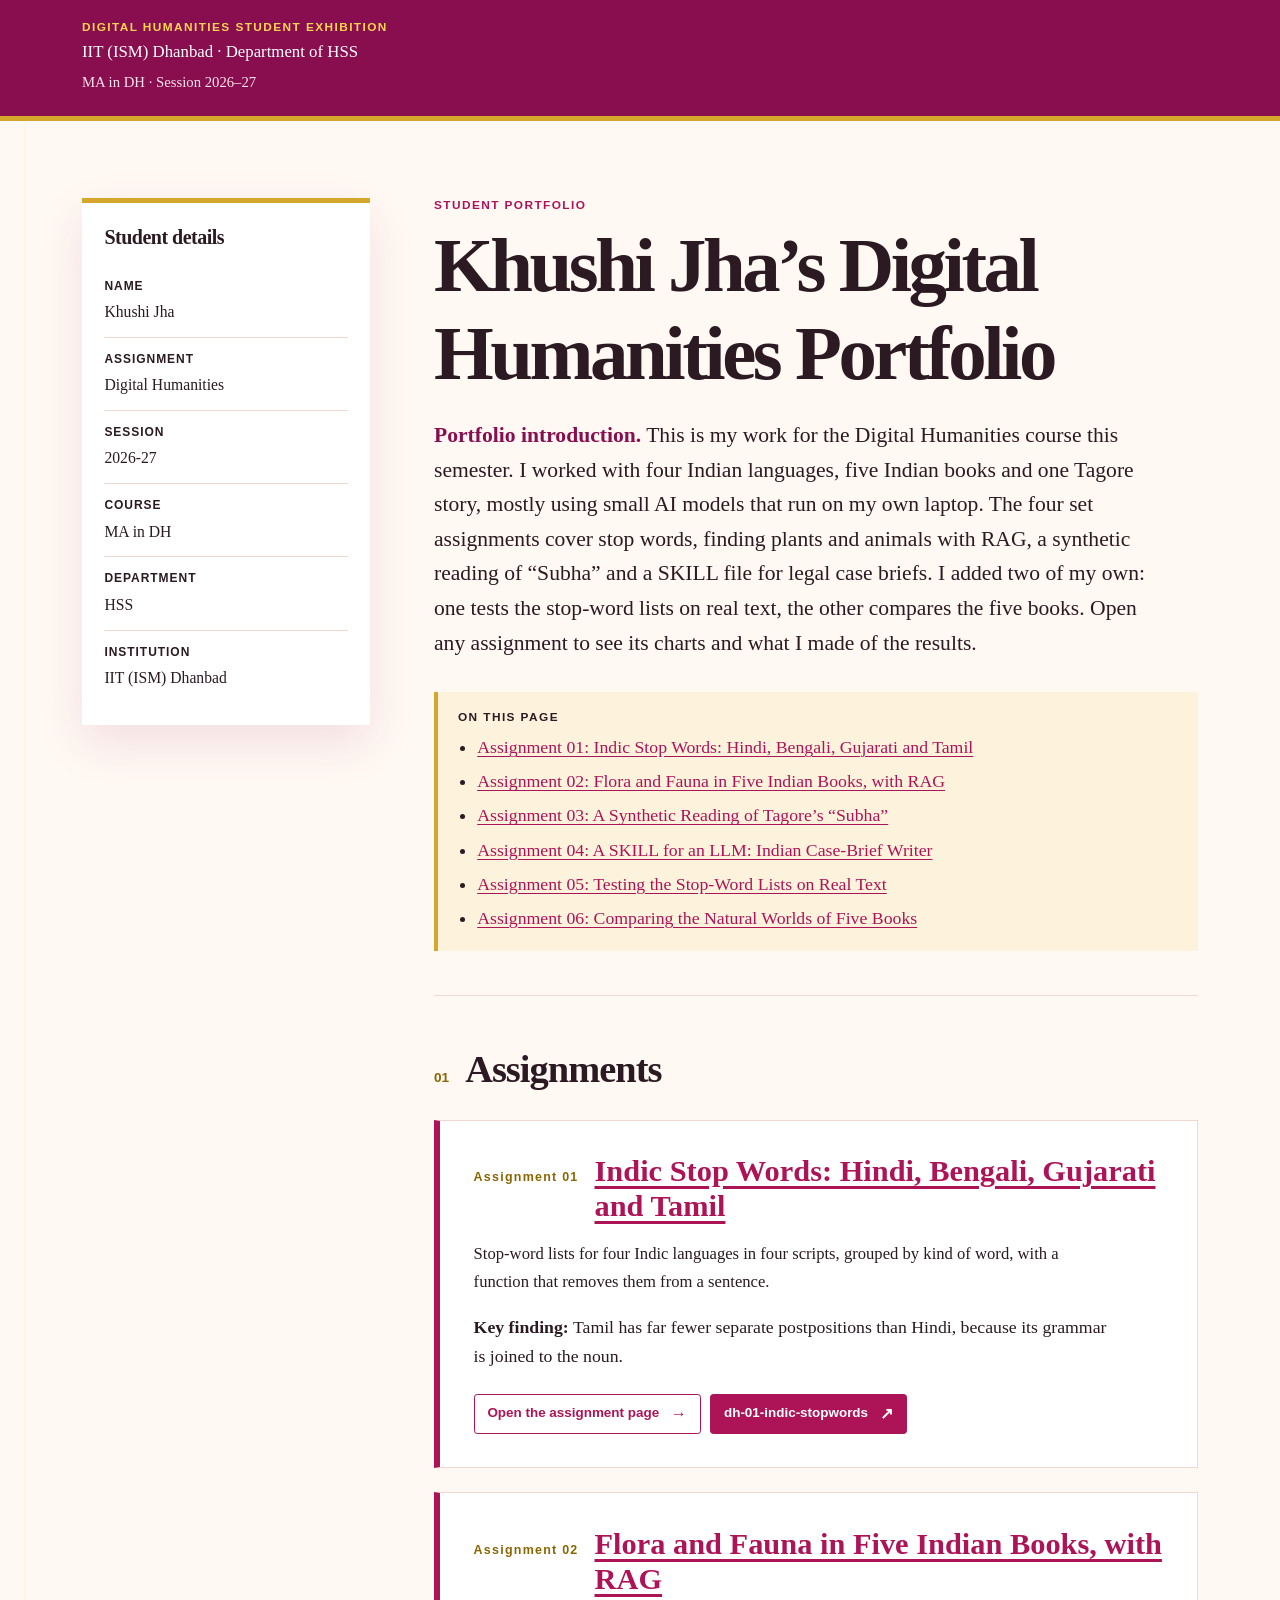
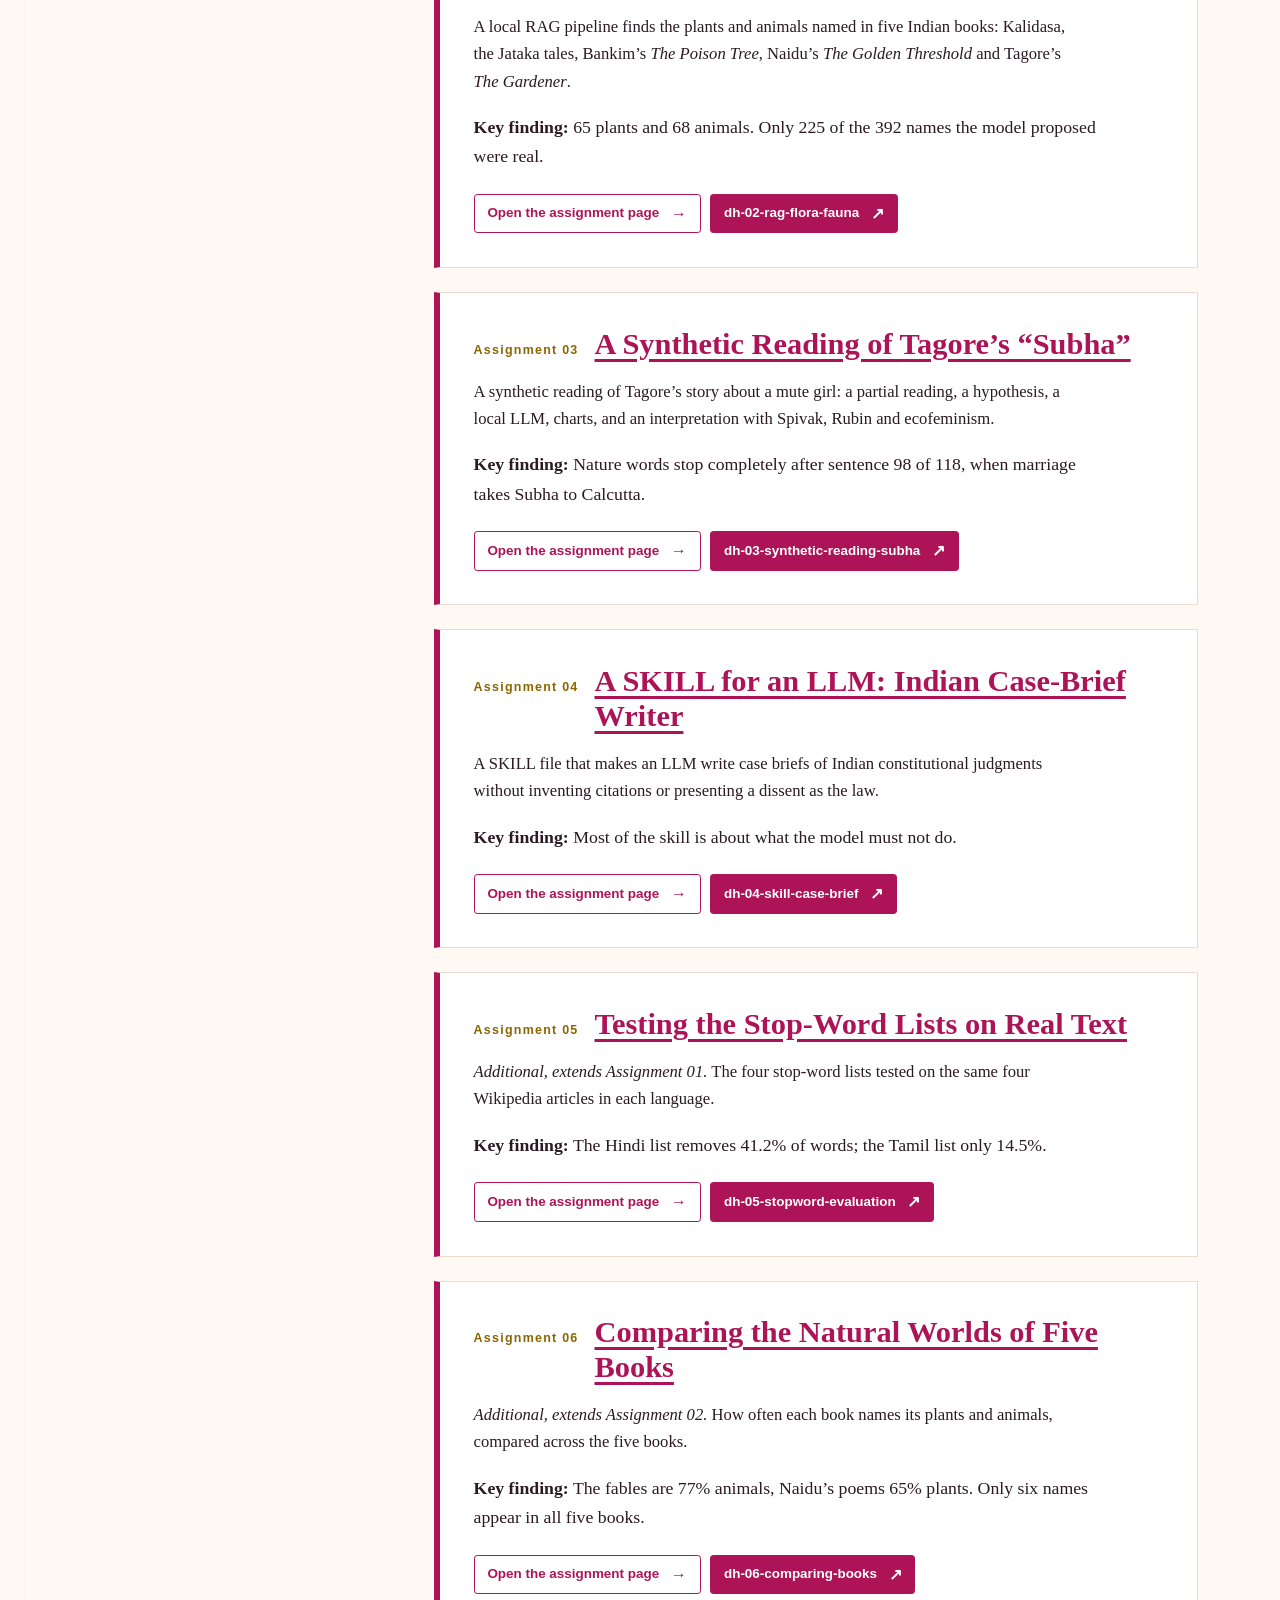
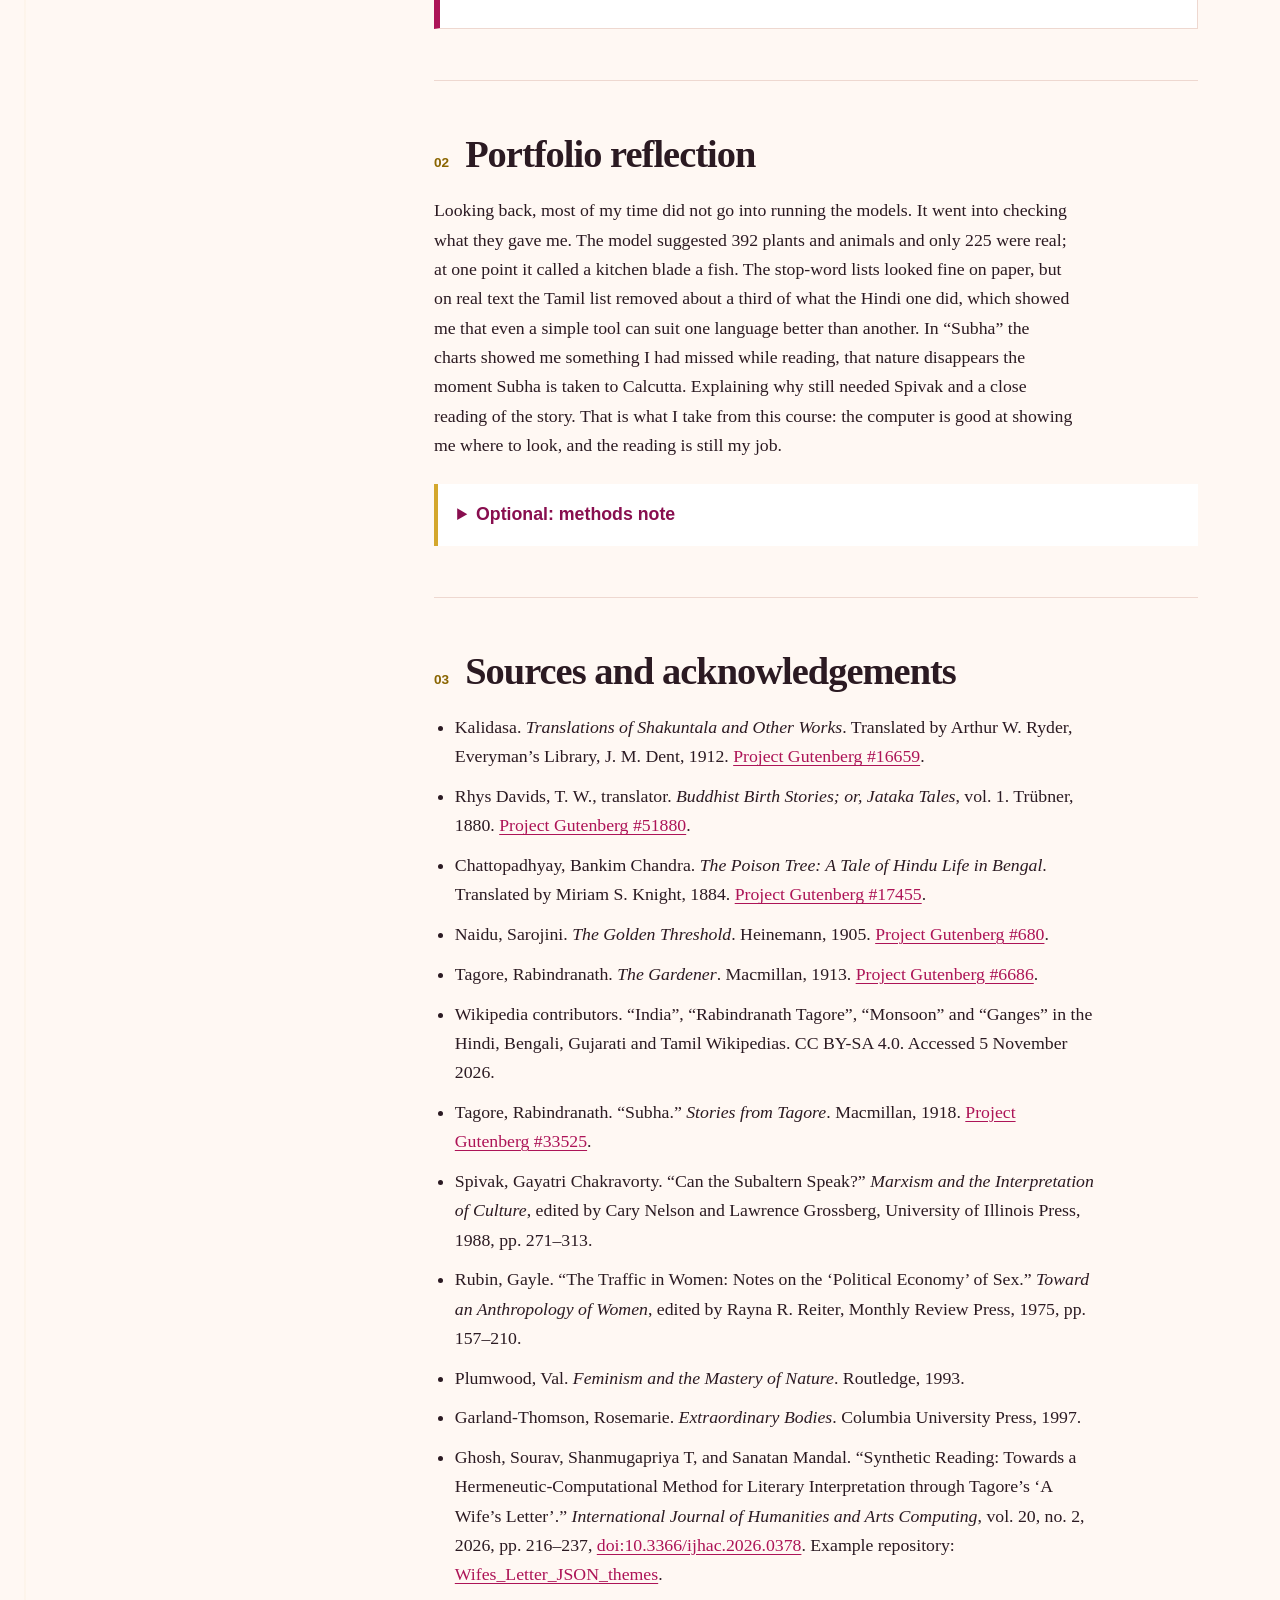
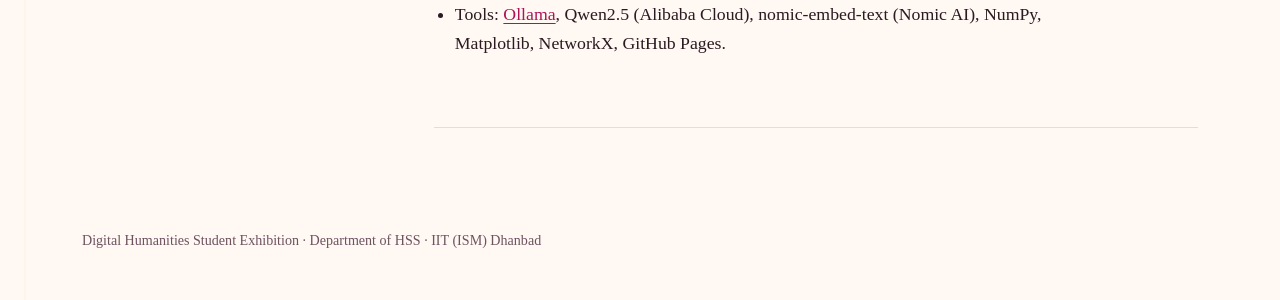
<file: index.html>
<!doctype html>
<!--
  DIGITAL HUMANITIES EXHIBITION TEMPLATE
  Quick start:
  1. Replace every item marked [EDIT].
  2. Put each piece of work inside an "Assignment" block.
  3. Save this file as index.html, upload it to a GitHub repository, and enable GitHub Pages.
  Full publishing steps are in README.md. No software or build step is needed.
-->
<html lang="en">
  <head>
    <meta charset="utf-8">
    <meta name="viewport" content="width=device-width, initial-scale=1">
    <meta name="description" content="A student digital humanities portfolio exhibition.">
    <title>Khushi Jha | Digital Humanities Portfolio</title>
    <link rel="stylesheet" href="assets/site.css">
  </head>
  <body>
    <a class="skip-link" href="#main-content">Skip to project</a>

    <header class="site-header">
      <div class="header-inner">
        <p class="eyebrow">Digital Humanities Student Exhibition</p>
        <p class="wordmark">IIT (ISM) Dhanbad &middot; Department of HSS</p>
        <p class="course-line">MA in DH &middot; Session 2026&ndash;27</p>
      </div>
    </header>

    <div class="layout">
      <aside class="student-card" aria-labelledby="student-details-heading">
        <h2 id="student-details-heading">Student details</h2>

        <!-- Keep these six items in this order. Replace only the value for Name. -->
        <dl class="metadata">
          <div>
            <dt>Name</dt>
            <dd>Khushi Jha</dd>
          </div>
          <div>
            <dt>Assignment</dt>
            <dd>Digital Humanities</dd>
          </div>
          <div>
            <dt>Session</dt>
            <dd>2026-27</dd>
          </div>
          <div>
            <dt>Course</dt>
            <dd>MA in DH</dd>
          </div>
          <div>
            <dt>Department</dt>
            <dd>HSS</dd>
          </div>
          <div>
            <dt>Institution</dt>
            <dd>IIT (ISM) Dhanbad</dd>
          </div>
        </dl>
      </aside>

      <main id="main-content">
        <!-- EDIT HERE: This page collects several assignments by one student. -->
        <section class="hero" aria-labelledby="portfolio-title">
          <p class="label project-kicker">Student portfolio</p>
          <h1 id="portfolio-title">Khushi Jha&rsquo;s Digital Humanities Portfolio</h1>
          <p class="abstract"><strong>Portfolio introduction.</strong> This is my work for the Digital Humanities course this semester. I worked with four Indian languages, five Indian books and one Tagore story, mostly using small AI models that run on my own laptop. The four set assignments cover stop words, finding plants and animals with RAG, a synthetic reading of &ldquo;Subha&rdquo; and a SKILL file for legal case briefs. I added two of my own: one tests the stop-word lists on real text, the other compares the five books. Open any assignment to see its charts and what I made of the results.</p>

          <nav class="contents-nav" aria-label="Assignments on this page">
            <p class="label">On this page</p>
            <ul>
              <!-- This list updates itself when the page opens. It still works if JavaScript is unavailable. -->
              <li><a href="#assignment-1">Assignment 01</a></li>
              <li><a href="#assignment-2">Assignment 02</a></li>
              <li><a href="#assignment-3">Assignment 03</a></li>
              <li><a href="#assignment-4">Assignment 04</a></li>
              <li><a href="#assignment-5">Assignment 05</a></li>
              <li><a href="#assignment-6">Assignment 06</a></li>
            </ul>
          </nav>
        </section>

        <!--
          ASSIGNMENTS: Each block below is one exhibition. Replace its title, abstract, and
          visible work. To add another, copy an entire <article class="assignment"> block.
          The page will automatically number it and add it to the navigation.
        -->
        <section class="content-section" aria-labelledby="assignments-heading">
          <div class="section-heading">
            <span class="section-number" aria-hidden="true">01</span>
            <h2 id="assignments-heading">Assignments</h2>
          </div>

          <div class="assignment-list">
            <article class="assignment" id="assignment-1" aria-labelledby="assignment-1-title">
              <header>
                <span class="assignment-index">Assignment 01</span>
                <h3 id="assignment-1-title"><a href="assignment-01.html">Indic Stop Words: Hindi, Bengali, Gujarati and Tamil</a></h3>
              </header>
              <p class="assignment-abstract">Stop-word lists for four Indic languages in four scripts, grouped by kind of word, with a function that removes them from a sentence.</p>
              <p><strong>Key finding:</strong> Tamil has far fewer separate postpositions than Hindi, because its grammar is joined to the noun.</p>
              <div class="button-row">
                <a class="repository-link page-link" href="assignment-01.html">Open the assignment page</a>
                <a class="repository-link" href="https://github.com/jha-khushi/dh-01-indic-stopwords" target="_blank" rel="noopener noreferrer">dh-01-indic-stopwords</a>
              </div>
            </article>

            <article class="assignment" id="assignment-2" aria-labelledby="assignment-2-title">
              <header>
                <span class="assignment-index">Assignment 02</span>
                <h3 id="assignment-2-title"><a href="assignment-02.html">Flora and Fauna in Five Indian Books, with RAG</a></h3>
              </header>
              <p class="assignment-abstract">A local RAG pipeline finds the plants and animals named in five Indian books: Kalidasa, the Jataka tales, Bankim&rsquo;s <em>The Poison Tree</em>, Naidu&rsquo;s <em>The Golden Threshold</em> and Tagore&rsquo;s <em>The Gardener</em>.</p>
              <p><strong>Key finding:</strong> 65 plants and 68 animals. Only 225 of the 392 names the model proposed were real.</p>
              <div class="button-row">
                <a class="repository-link page-link" href="assignment-02.html">Open the assignment page</a>
                <a class="repository-link" href="https://github.com/jha-khushi/dh-02-rag-flora-fauna" target="_blank" rel="noopener noreferrer">dh-02-rag-flora-fauna</a>
              </div>
            </article>

            <article class="assignment" id="assignment-3" aria-labelledby="assignment-3-title">
              <header>
                <span class="assignment-index">Assignment 03</span>
                <h3 id="assignment-3-title"><a href="assignment-03.html">A Synthetic Reading of Tagore&rsquo;s &ldquo;Subha&rdquo;</a></h3>
              </header>
              <p class="assignment-abstract">A synthetic reading of Tagore&rsquo;s story about a mute girl: a partial reading, a hypothesis, a local LLM, charts, and an interpretation with Spivak, Rubin and ecofeminism.</p>
              <p><strong>Key finding:</strong> Nature words stop completely after sentence 98 of 118, when marriage takes Subha to Calcutta.</p>
              <div class="button-row">
                <a class="repository-link page-link" href="assignment-03.html">Open the assignment page</a>
                <a class="repository-link" href="https://github.com/jha-khushi/dh-03-synthetic-reading-subha" target="_blank" rel="noopener noreferrer">dh-03-synthetic-reading-subha</a>
              </div>
            </article>

            <article class="assignment" id="assignment-4" aria-labelledby="assignment-4-title">
              <header>
                <span class="assignment-index">Assignment 04</span>
                <h3 id="assignment-4-title"><a href="assignment-04.html">A SKILL for an LLM: Indian Case-Brief Writer</a></h3>
              </header>
              <p class="assignment-abstract">A SKILL file that makes an LLM write case briefs of Indian constitutional judgments without inventing citations or presenting a dissent as the law.</p>
              <p><strong>Key finding:</strong> Most of the skill is about what the model must not do.</p>
              <div class="button-row">
                <a class="repository-link page-link" href="assignment-04.html">Open the assignment page</a>
                <a class="repository-link" href="https://github.com/jha-khushi/dh-04-skill-case-brief" target="_blank" rel="noopener noreferrer">dh-04-skill-case-brief</a>
              </div>
            </article>

            <article class="assignment" id="assignment-5" aria-labelledby="assignment-5-title">
              <header>
                <span class="assignment-index">Assignment 05</span>
                <h3 id="assignment-5-title"><a href="assignment-05.html">Testing the Stop-Word Lists on Real Text</a></h3>
              </header>
              <p class="assignment-abstract"><em>Additional, extends Assignment 01.</em> The four stop-word lists tested on the same four Wikipedia articles in each language.</p>
              <p><strong>Key finding:</strong> The Hindi list removes 41.2% of words; the Tamil list only 14.5%.</p>
              <div class="button-row">
                <a class="repository-link page-link" href="assignment-05.html">Open the assignment page</a>
                <a class="repository-link" href="https://github.com/jha-khushi/dh-05-stopword-evaluation" target="_blank" rel="noopener noreferrer">dh-05-stopword-evaluation</a>
              </div>
            </article>

            <article class="assignment" id="assignment-6" aria-labelledby="assignment-6-title">
              <header>
                <span class="assignment-index">Assignment 06</span>
                <h3 id="assignment-6-title"><a href="assignment-06.html">Comparing the Natural Worlds of Five Books</a></h3>
              </header>
              <p class="assignment-abstract"><em>Additional, extends Assignment 02.</em> How often each book names its plants and animals, compared across the five books.</p>
              <p><strong>Key finding:</strong> The fables are 77% animals, Naidu&rsquo;s poems 65% plants. Only six names appear in all five books.</p>
              <div class="button-row">
                <a class="repository-link page-link" href="assignment-06.html">Open the assignment page</a>
                <a class="repository-link" href="https://github.com/jha-khushi/dh-06-comparing-books" target="_blank" rel="noopener noreferrer">dh-06-comparing-books</a>
              </div>
            </article>
          </div>
        </section>

        <!-- OPTIONAL: Keep, adapt, or delete this section. -->
        <section class="content-section" aria-labelledby="reflection-heading">
          <div class="section-heading">
            <span class="section-number" aria-hidden="true">02</span>
            <h2 id="reflection-heading">Portfolio reflection</h2>
          </div>
          <p>Looking back, most of my time did not go into running the models. It went into checking what they gave me. The model suggested 392 plants and animals and only 225 were real; at one point it called a kitchen blade a fish. The stop-word lists looked fine on paper, but on real text the Tamil list removed about a third of what the Hindi one did, which showed me that even a simple tool can suit one language better than another. In &ldquo;Subha&rdquo; the charts showed me something I had missed while reading, that nature disappears the moment Subha is taken to Calcutta. Explaining why still needed Spivak and a close reading of the story. That is what I take from this course: the computer is good at showing me where to look, and the reading is still my job.</p>
          <details>
            <summary>Optional: methods note</summary>
            <p>I used Python 3, with NumPy, Matplotlib and NetworkX for the charts, and Ollama to run <code>qwen2.5:7b</code> and <code>nomic-embed-text</code> on my laptop, so no text was sent online. All the literary texts are public domain (Project Gutenberg). I checked the model&rsquo;s output against the texts and wrote every correction into the code, and I kept the runs that failed.</p>
          </details>
        </section>

        <!-- OPTIONAL: Cite all sources, images, datasets, and tools you used across the portfolio. -->
        <section class="content-section" aria-labelledby="sources-heading">
          <div class="section-heading">
            <span class="section-number" aria-hidden="true">03</span>
            <h2 id="sources-heading">Sources and acknowledgements</h2>
          </div>
          <ul class="citation-list">
            <li>Kalidasa. <em>Translations of Shakuntala and Other Works</em>. Translated by Arthur W. Ryder, Everyman&rsquo;s Library, J. M. Dent, 1912. <a href="https://www.gutenberg.org/ebooks/16659">Project Gutenberg #16659</a>.</li>
            <li>Rhys Davids, T. W., translator. <em>Buddhist Birth Stories; or, Jataka Tales</em>, vol. 1. Tr&uuml;bner, 1880. <a href="https://www.gutenberg.org/ebooks/51880">Project Gutenberg #51880</a>.</li>
            <li>Chattopadhyay, Bankim Chandra. <em>The Poison Tree: A Tale of Hindu Life in Bengal</em>. Translated by Miriam S. Knight, 1884. <a href="https://www.gutenberg.org/ebooks/17455">Project Gutenberg #17455</a>.</li>
            <li>Naidu, Sarojini. <em>The Golden Threshold</em>. Heinemann, 1905. <a href="https://www.gutenberg.org/ebooks/680">Project Gutenberg #680</a>.</li>
            <li>Tagore, Rabindranath. <em>The Gardener</em>. Macmillan, 1913. <a href="https://www.gutenberg.org/ebooks/6686">Project Gutenberg #6686</a>.</li>
            <li>Wikipedia contributors. &ldquo;India&rdquo;, &ldquo;Rabindranath Tagore&rdquo;, &ldquo;Monsoon&rdquo; and &ldquo;Ganges&rdquo; in the Hindi, Bengali, Gujarati and Tamil Wikipedias. CC BY-SA 4.0. Accessed 5 November 2026.</li>
            <li>Tagore, Rabindranath. &ldquo;Subha.&rdquo; <em>Stories from Tagore</em>. Macmillan, 1918. <a href="https://www.gutenberg.org/ebooks/33525">Project Gutenberg #33525</a>.</li>
            <li>Spivak, Gayatri Chakravorty. &ldquo;Can the Subaltern Speak?&rdquo; <em>Marxism and the Interpretation of Culture</em>, edited by Cary Nelson and Lawrence Grossberg, University of Illinois Press, 1988, pp. 271&ndash;313.</li>
            <li>Rubin, Gayle. &ldquo;The Traffic in Women: Notes on the &lsquo;Political Economy&rsquo; of Sex.&rdquo; <em>Toward an Anthropology of Women</em>, edited by Rayna R. Reiter, Monthly Review Press, 1975, pp. 157&ndash;210.</li>
            <li>Plumwood, Val. <em>Feminism and the Mastery of Nature</em>. Routledge, 1993.</li>
            <li>Garland-Thomson, Rosemarie. <em>Extraordinary Bodies</em>. Columbia University Press, 1997.</li>
            <li>Ghosh, Sourav, Shanmugapriya T, and Sanatan Mandal. &ldquo;Synthetic Reading: Towards a Hermeneutic-Computational Method for Literary Interpretation through Tagore&rsquo;s &lsquo;A Wife&rsquo;s Letter&rsquo;.&rdquo; <em>International Journal of Humanities and Arts Computing</em>, vol. 20, no. 2, 2026, pp. 216&ndash;237, <a href="https://doi.org/10.3366/ijhac.2026.0378">doi:10.3366/ijhac.2026.0378</a>. Example repository: <a href="https://github.com/SouravGhosh-digital-humanities/Wifes_Letter_JSON_themes">Wifes_Letter_JSON_themes</a>.</li>
            <li>Tools: <a href="https://ollama.com">Ollama</a>, Qwen2.5 (Alibaba Cloud), nomic-embed-text (Nomic AI), NumPy, Matplotlib, NetworkX, GitHub Pages.</li>
          </ul>
        </section>
      </main>
    </div>

    <footer class="site-footer">
      <p>Digital Humanities Student Exhibition &middot; Department of HSS &middot; IIT (ISM) Dhanbad</p>
    </footer>
    <script>
      /*
        Keeps the assignment labels and page navigation in sync. Students only need to copy,
        delete, or move an .assignment block; this script does the numbering on page load.
      */
      (() => {
        const assignments = [...document.querySelectorAll('.assignment')];
        const contentsNav = document.querySelector('.contents-nav');
        const contentsList = contentsNav?.querySelector('ul');

        if (!assignments.length || !contentsList) {
          if (contentsNav) contentsNav.hidden = true;
          return;
        }

        const links = assignments.map((assignment, index) => {
          const number = String(index + 1).padStart(2, '0');
          const assignmentId = `assignment-${index + 1}`;
          const heading = assignment.querySelector('h3');
          const indexLabel = assignment.querySelector('.assignment-index');
          const title = heading?.textContent.trim() || `Assignment ${number}`;

          assignment.id = assignmentId;
          if (heading) {
            heading.id = `${assignmentId}-title`;
            assignment.setAttribute('aria-labelledby', heading.id);
          }
          if (indexLabel) indexLabel.textContent = `Assignment ${number}`;

          const item = document.createElement('li');
          const link = document.createElement('a');
          link.href = `#${assignmentId}`;
          link.textContent = `Assignment ${number}: ${title}`;
          item.append(link);
          return item;
        });

        contentsList.replaceChildren(...links);
      })();
    </script>
  </body>
</html>
</file>
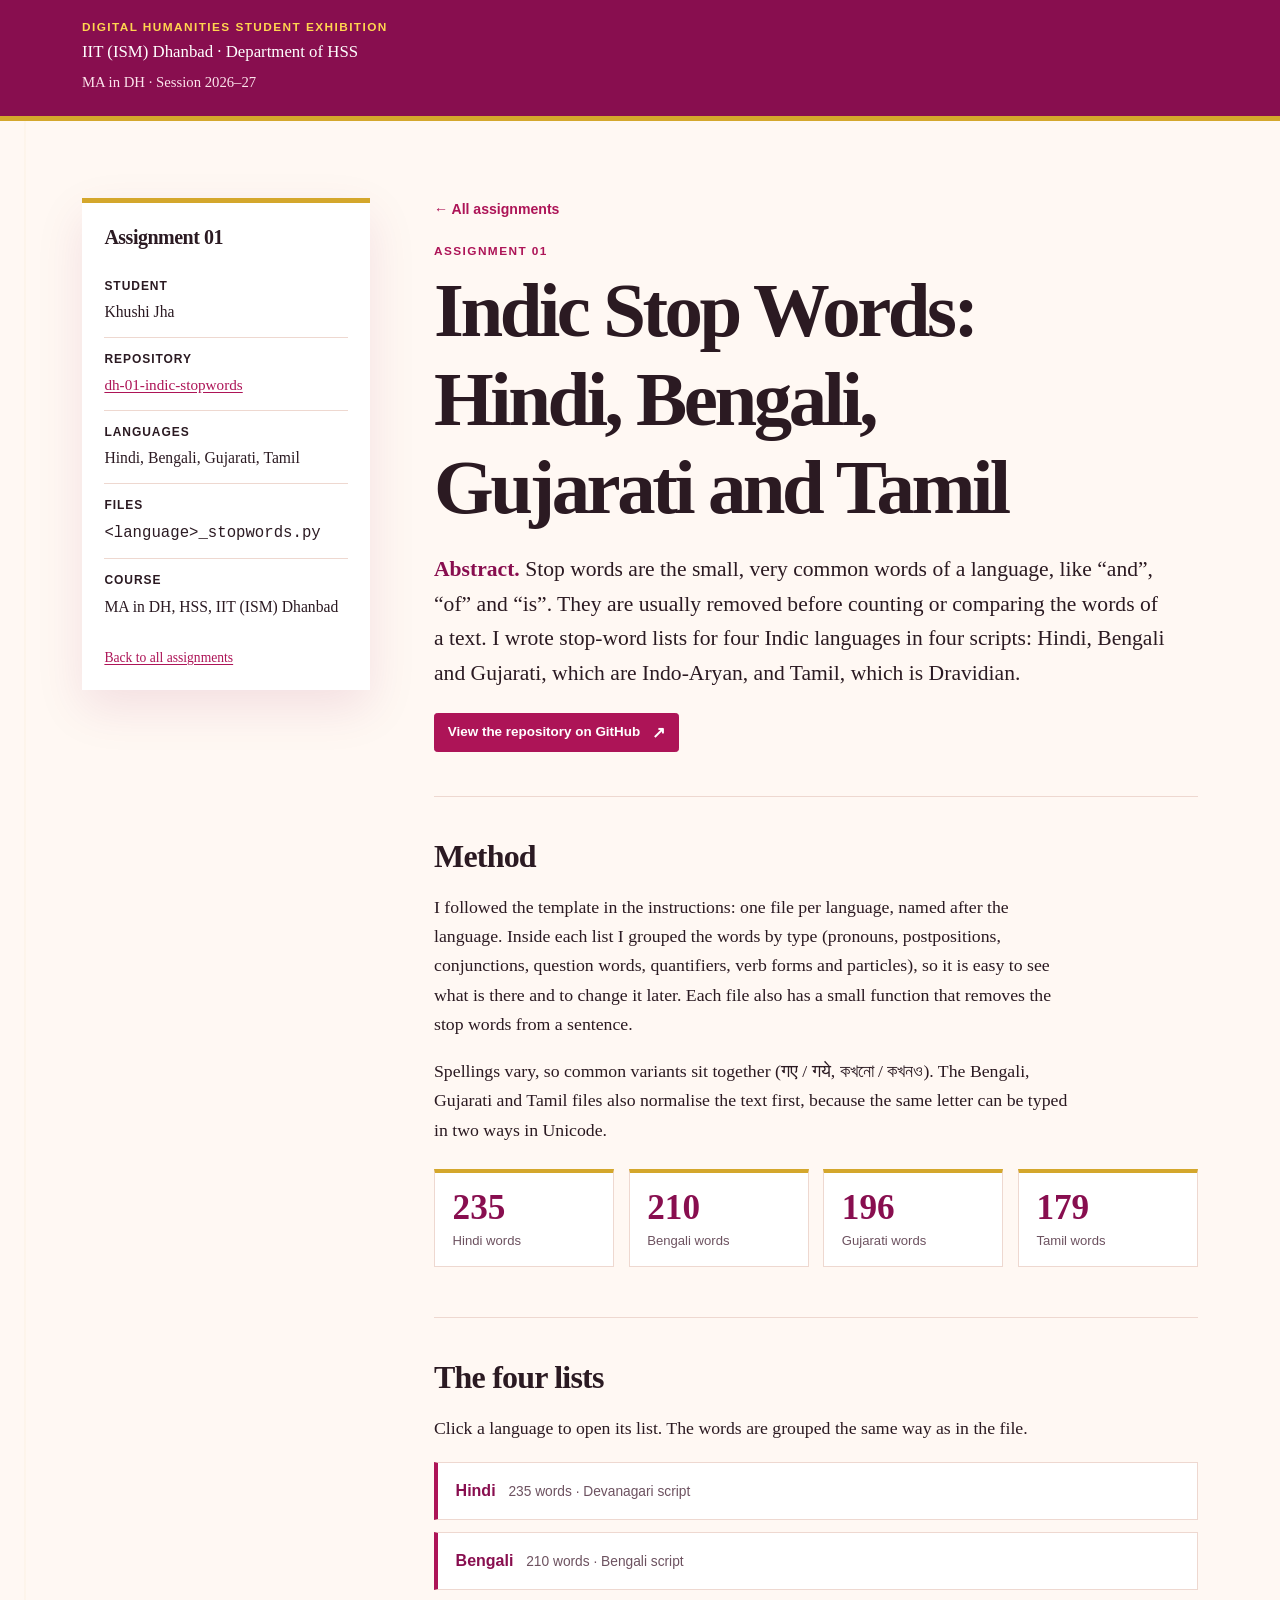
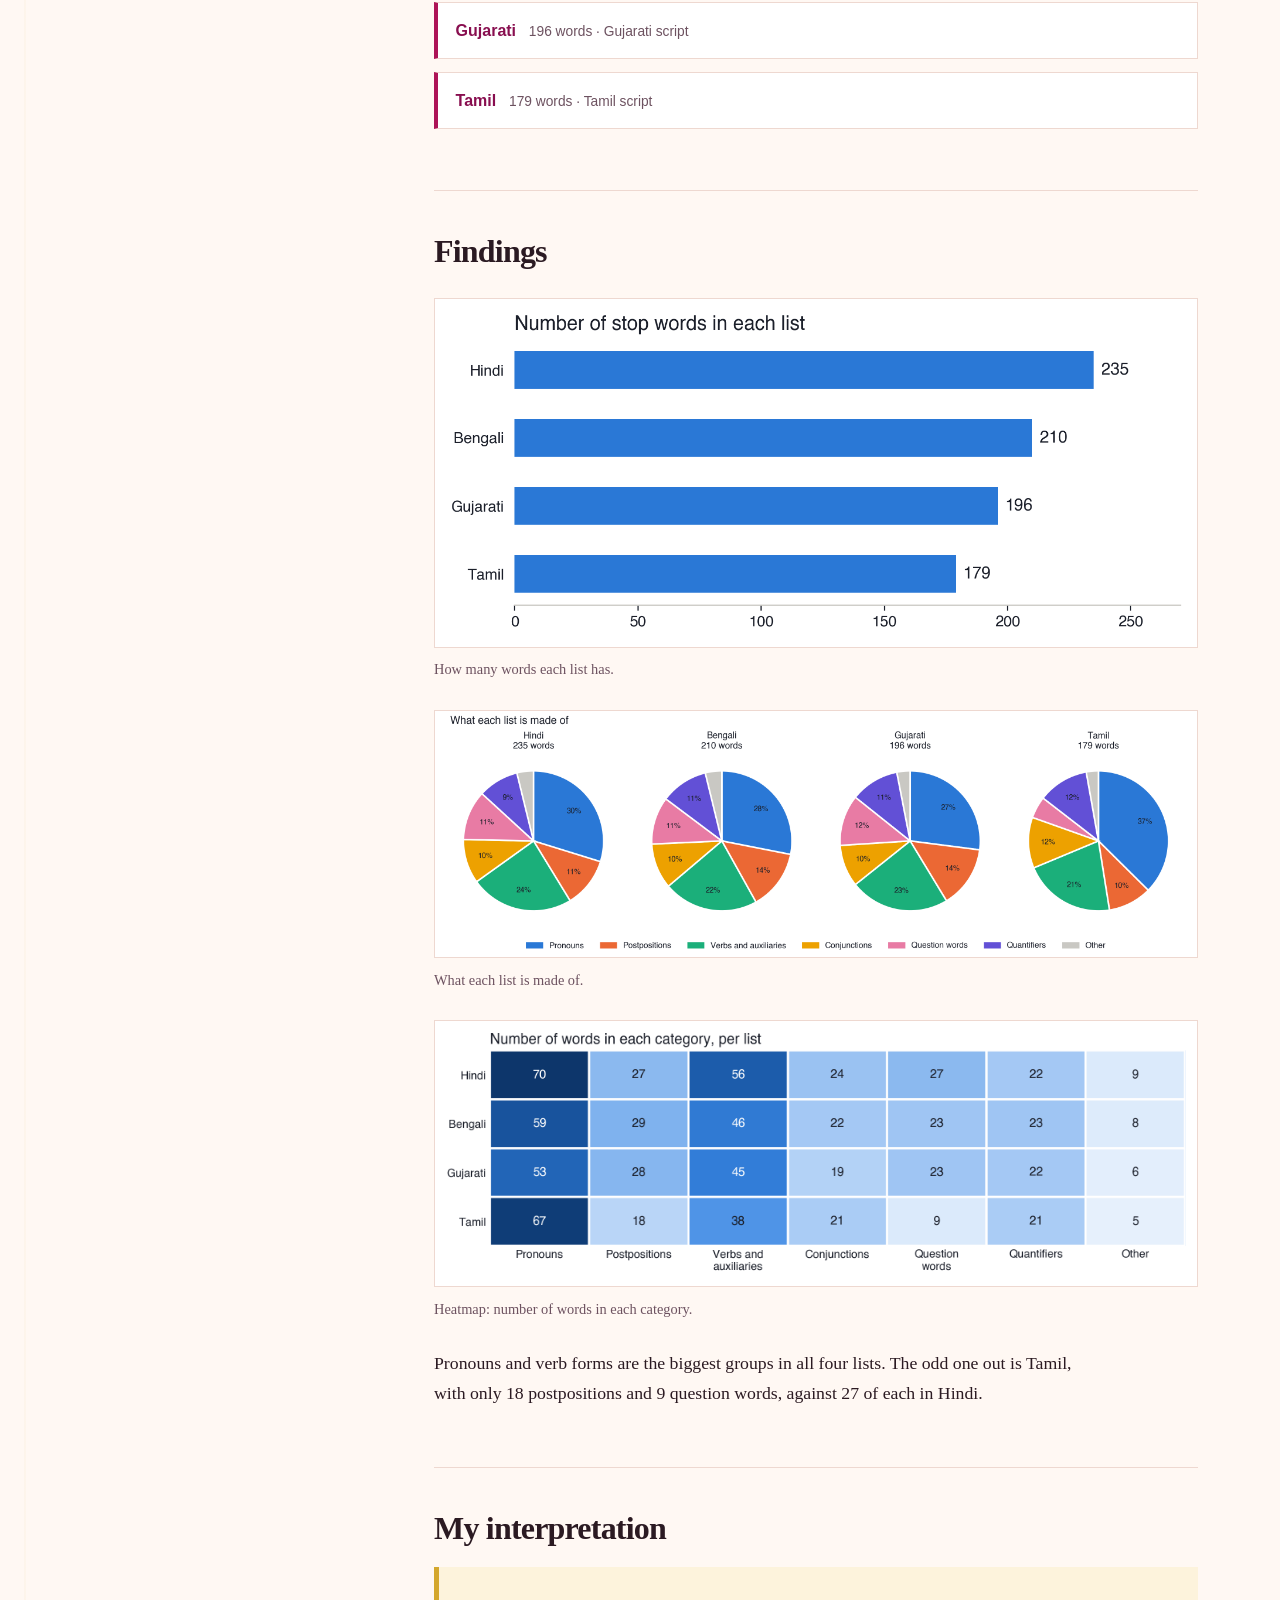
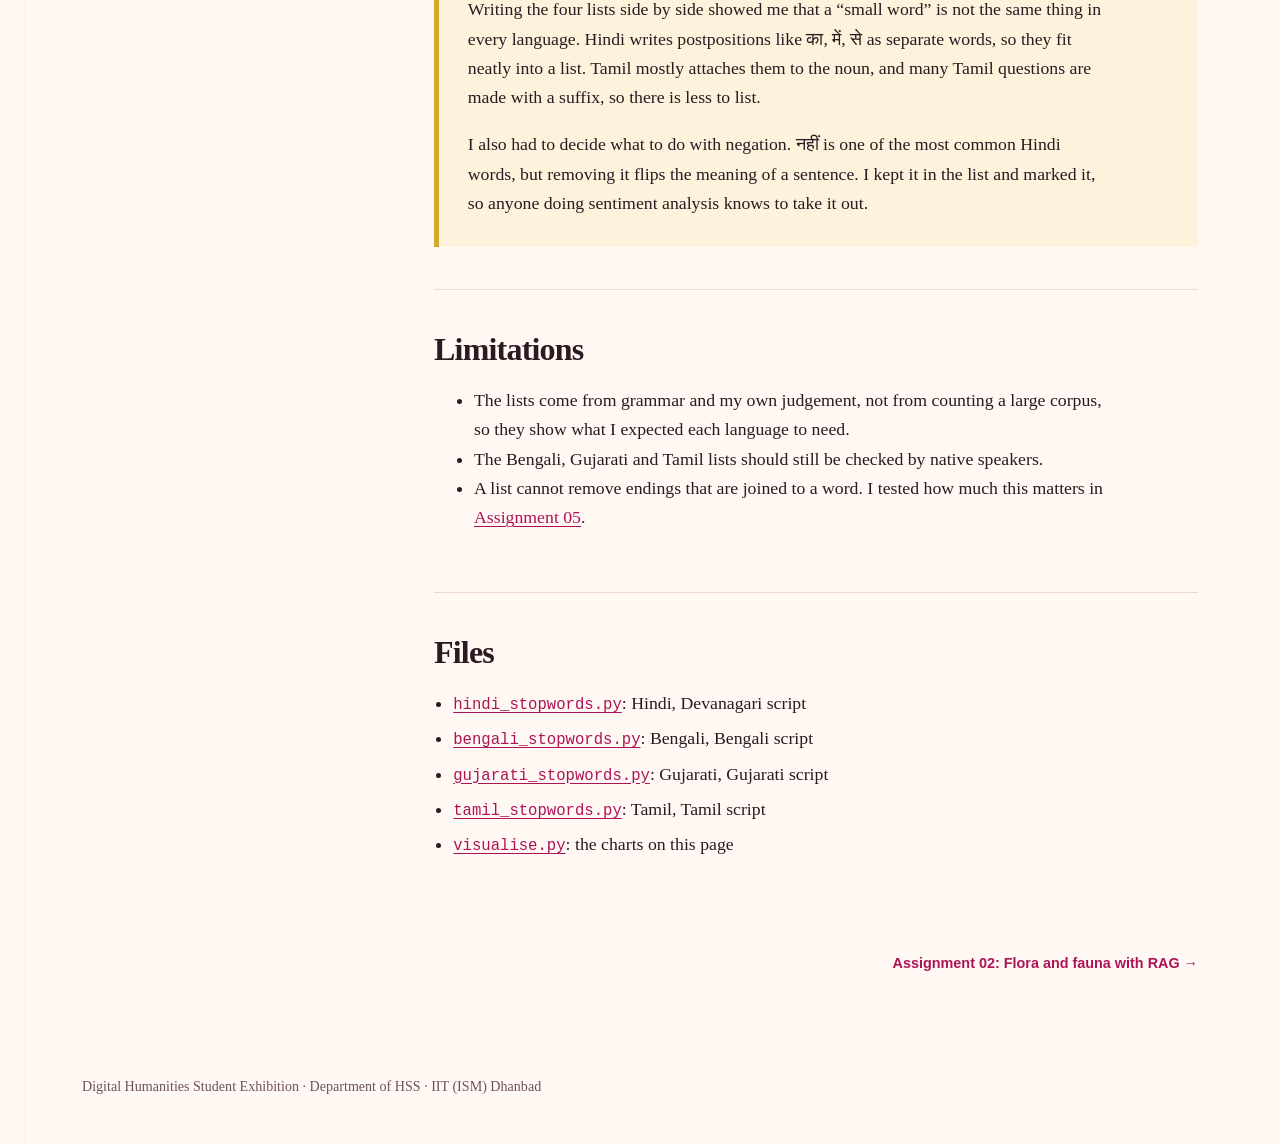
<file: assignment-01.html>
<!doctype html>
<html lang="en">
  <head>
    <meta charset="utf-8">
    <meta name="viewport" content="width=device-width, initial-scale=1">
    <meta name="description" content="Indic Stop Words: Hindi, Bengali, Gujarati and Tamil">
    <title>Assignment 01: Indic stop words | Khushi Jha</title>
    <link rel="stylesheet" href="assets/site.css">
  </head>
  <body>
    <a class="skip-link" href="#main-content">Skip to the assignment</a>
    <header class="site-header">
      <div class="header-inner">
        <p class="eyebrow">Digital Humanities Student Exhibition</p>
        <p class="wordmark">IIT (ISM) Dhanbad &middot; Department of HSS</p>
        <p class="course-line">MA in DH &middot; Session 2026&ndash;27</p>
      </div>
    </header>
    <div class="layout">
      <aside class="student-card" aria-labelledby="details-heading">
        <h2 id="details-heading">Assignment 01</h2>
        <dl class="metadata">
          <div><dt>Student</dt><dd>Khushi Jha</dd></div>
          <div><dt>Repository</dt><dd><a href="https://github.com/jha-khushi/dh-01-indic-stopwords" target="_blank" rel="noopener noreferrer">dh-01-indic-stopwords</a></dd></div>
          <div><dt>Languages</dt><dd>Hindi, Bengali, Gujarati, Tamil</dd></div>
          <div><dt>Files</dt><dd><code>&lt;language&gt;_stopwords.py</code></dd></div>
          <div><dt>Course</dt><dd>MA in DH, HSS, IIT (ISM) Dhanbad</dd></div>
        </dl>
        <p class="student-note"><a href="index.html">Back to all assignments</a></p>
      </aside>
      <main id="main-content">
        <p class="page-crumb"><a href="index.html">All assignments</a></p>
        <section class="hero" aria-labelledby="page-title">
          <p class="label project-kicker">Assignment 01</p>
          <h1 id="page-title">Indic Stop Words: Hindi, Bengali, Gujarati and Tamil</h1>
          <p class="abstract"><strong>Abstract.</strong> Stop words are the small, very common words of a language, like &ldquo;and&rdquo;, &ldquo;of&rdquo; and &ldquo;is&rdquo;. They are usually removed before counting or comparing the words of a text. I wrote stop-word lists for four Indic languages in four scripts: Hindi, Bengali and Gujarati, which are Indo-Aryan, and Tamil, which is Dravidian.</p>
          <div class="button-row"><a class="repository-link" href="https://github.com/jha-khushi/dh-01-indic-stopwords" target="_blank" rel="noopener noreferrer">View the repository on GitHub</a></div>
        </section>
        <section class="page-section">
          <h2>Method</h2>
<p>I followed the template in the instructions: one file per language, named after the language. Inside each list I grouped the words by type (pronouns, postpositions, conjunctions, question words, quantifiers, verb forms and particles), so it is easy to see what is there and to change it later. Each file also has a small function that removes the stop words from a sentence.</p>
<p>Spellings vary, so common variants sit together (<span lang="hi">गए / गये</span>, <span lang="bn">কখনো / কখনও</span>). The Bengali, Gujarati and Tamil files also normalise the text first, because the same letter can be typed in two ways in Unicode.</p>
<div class="stat-row">
  <div class="stat"><strong>235</strong><span>Hindi words</span></div>
  <div class="stat"><strong>210</strong><span>Bengali words</span></div>
  <div class="stat"><strong>196</strong><span>Gujarati words</span></div>
  <div class="stat"><strong>179</strong><span>Tamil words</span></div>
</div>
        </section>
        <section class="page-section">
          <h2>The four lists</h2>
<p>Click a language to open its list. The words are grouped the same way as in the file.</p>
<div class="lang-lists">
<details>
<summary>Hindi <span>235 words &middot; Devanagari script</span></summary>
<div class="list-body">
<div class="word-group"><h4>Conjunctions and connectives (24)</h4><ul class="chips" lang="hi"><li><span class="chip">और</span></li><li><span class="chip">एवं</span></li><li><span class="chip">तथा</span></li><li><span class="chip">व</span></li><li><span class="chip">या</span></li><li><span class="chip">अथवा</span></li><li><span class="chip">लेकिन</span></li><li><span class="chip">परंतु</span></li><li><span class="chip">पर</span></li><li><span class="chip">किंतु</span></li><li><span class="chip">मगर</span></li><li><span class="chip">बल्कि</span></li><li><span class="chip">अगर</span></li><li><span class="chip">यदि</span></li><li><span class="chip">तो</span></li><li><span class="chip">कि</span></li><li><span class="chip">क्योंकि</span></li><li><span class="chip">इसलिए</span></li><li><span class="chip">इसलिये</span></li><li><span class="chip">जबकि</span></li><li><span class="chip">ताकि</span></li><li><span class="chip">फिर</span></li><li><span class="chip">भी</span></li><li><span class="chip">यानी</span></li></ul></div>
<div class="word-group"><h4>Personal pronouns (12)</h4><ul class="chips" lang="hi"><li><span class="chip">मैं</span></li><li><span class="chip">हम</span></li><li><span class="chip">तू</span></li><li><span class="chip">तुम</span></li><li><span class="chip">आप</span></li><li><span class="chip">वह</span></li><li><span class="chip">वे</span></li><li><span class="chip">वो</span></li><li><span class="chip">यह</span></li><li><span class="chip">ये</span></li><li><span class="chip">स्वयं</span></li><li><span class="chip">खुद</span></li></ul></div>
<div class="word-group"><h4>Oblique and object forms of pronouns (28)</h4><ul class="chips" lang="hi"><li><span class="chip">मुझे</span></li><li><span class="chip">मुझसे</span></li><li><span class="chip">हमें</span></li><li><span class="chip">हमसे</span></li><li><span class="chip">तुझे</span></li><li><span class="chip">तुम्हें</span></li><li><span class="chip">आपको</span></li><li><span class="chip">आपसे</span></li><li><span class="chip">उसे</span></li><li><span class="chip">उसको</span></li><li><span class="chip">उससे</span></li><li><span class="chip">उन्हें</span></li><li><span class="chip">उनको</span></li><li><span class="chip">उनसे</span></li><li><span class="chip">इसे</span></li><li><span class="chip">इसको</span></li><li><span class="chip">इससे</span></li><li><span class="chip">इन्हें</span></li><li><span class="chip">इनको</span></li><li><span class="chip">इनसे</span></li><li><span class="chip">उस</span></li><li><span class="chip">उन</span></li><li><span class="chip">इस</span></li><li><span class="chip">इन</span></li><li><span class="chip">उसने</span></li><li><span class="chip">उन्होंने</span></li><li><span class="chip">इसने</span></li><li><span class="chip">इन्होंने</span></li></ul></div>
<div class="word-group"><h4>Possessives (30)</h4><ul class="chips" lang="hi"><li><span class="chip">मेरा</span></li><li><span class="chip">मेरी</span></li><li><span class="chip">मेरे</span></li><li><span class="chip">हमारा</span></li><li><span class="chip">हमारी</span></li><li><span class="chip">हमारे</span></li><li><span class="chip">तेरा</span></li><li><span class="chip">तेरी</span></li><li><span class="chip">तेरे</span></li><li><span class="chip">तुम्हारा</span></li><li><span class="chip">तुम्हारी</span></li><li><span class="chip">तुम्हारे</span></li><li><span class="chip">आपका</span></li><li><span class="chip">आपकी</span></li><li><span class="chip">आपके</span></li><li><span class="chip">उसका</span></li><li><span class="chip">उसकी</span></li><li><span class="chip">उसके</span></li><li><span class="chip">उनका</span></li><li><span class="chip">उनकी</span></li><li><span class="chip">उनके</span></li><li><span class="chip">इसका</span></li><li><span class="chip">इसकी</span></li><li><span class="chip">इसके</span></li><li><span class="chip">इनका</span></li><li><span class="chip">इनकी</span></li><li><span class="chip">इनके</span></li><li><span class="chip">अपना</span></li><li><span class="chip">अपनी</span></li><li><span class="chip">अपने</span></li></ul></div>
<div class="word-group"><h4>Postpositions (case markers) (27)</h4><ul class="chips" lang="hi"><li><span class="chip">का</span></li><li><span class="chip">की</span></li><li><span class="chip">के</span></li><li><span class="chip">को</span></li><li><span class="chip">में</span></li><li><span class="chip">से</span></li><li><span class="chip">ने</span></li><li><span class="chip">पे</span></li><li><span class="chip">तक</span></li><li><span class="chip">लिए</span></li><li><span class="chip">लिये</span></li><li><span class="chip">द्वारा</span></li><li><span class="chip">साथ</span></li><li><span class="chip">बाद</span></li><li><span class="chip">पहले</span></li><li><span class="chip">ऊपर</span></li><li><span class="chip">नीचे</span></li><li><span class="chip">अंदर</span></li><li><span class="chip">बाहर</span></li><li><span class="chip">पास</span></li><li><span class="chip">बारे</span></li><li><span class="chip">तरह</span></li><li><span class="chip">जैसे</span></li><li><span class="chip">जैसा</span></li><li><span class="chip">जैसी</span></li><li><span class="chip">बिना</span></li><li><span class="chip">करके</span></li></ul></div>
<div class="word-group"><h4>Relative and interrogative words (27)</h4><ul class="chips" lang="hi"><li><span class="chip">जो</span></li><li><span class="chip">जिस</span></li><li><span class="chip">जिसे</span></li><li><span class="chip">जिसका</span></li><li><span class="chip">जिसकी</span></li><li><span class="chip">जिसके</span></li><li><span class="chip">जिन</span></li><li><span class="chip">जिन्हें</span></li><li><span class="chip">जिन्होंने</span></li><li><span class="chip">जब</span></li><li><span class="chip">जहाँ</span></li><li><span class="chip">क्या</span></li><li><span class="chip">कौन</span></li><li><span class="chip">किस</span></li><li><span class="chip">किसे</span></li><li><span class="chip">किसका</span></li><li><span class="chip">किसकी</span></li><li><span class="chip">किसके</span></li><li><span class="chip">कहाँ</span></li><li><span class="chip">कब</span></li><li><span class="chip">कैसे</span></li><li><span class="chip">कैसा</span></li><li><span class="chip">कैसी</span></li><li><span class="chip">क्यों</span></li><li><span class="chip">कितना</span></li><li><span class="chip">कितनी</span></li><li><span class="chip">कितने</span></li></ul></div>
<div class="word-group"><h4>Quantifiers and determiners (22)</h4><ul class="chips" lang="hi"><li><span class="chip">सब</span></li><li><span class="chip">सभी</span></li><li><span class="chip">सारा</span></li><li><span class="chip">सारी</span></li><li><span class="chip">सारे</span></li><li><span class="chip">कुछ</span></li><li><span class="chip">कोई</span></li><li><span class="chip">किसी</span></li><li><span class="chip">हर</span></li><li><span class="chip">प्रत्येक</span></li><li><span class="chip">एक</span></li><li><span class="chip">दोनों</span></li><li><span class="chip">केवल</span></li><li><span class="chip">सिर्फ</span></li><li><span class="chip">बहुत</span></li><li><span class="chip">अधिक</span></li><li><span class="chip">ज़्यादा</span></li><li><span class="chip">ज्यादा</span></li><li><span class="chip">कम</span></li><li><span class="chip">अन्य</span></li><li><span class="chip">दूसरा</span></li><li><span class="chip">दूसरे</span></li></ul></div>
<div class="word-group"><h4>Adverbs of place and time (10)</h4><ul class="chips" lang="hi"><li><span class="chip">यहाँ</span></li><li><span class="chip">यहां</span></li><li><span class="chip">वहाँ</span></li><li><span class="chip">वहां</span></li><li><span class="chip">अब</span></li><li><span class="chip">तब</span></li><li><span class="chip">आज</span></li><li><span class="chip">अभी</span></li><li><span class="chip">कभी</span></li><li><span class="chip">हमेशा</span></li></ul></div>
<div class="word-group"><h4>Auxiliary and copula verb forms (32)</h4><ul class="chips" lang="hi"><li><span class="chip">है</span></li><li><span class="chip">हैं</span></li><li><span class="chip">हूँ</span></li><li><span class="chip">हूं</span></li><li><span class="chip">हो</span></li><li><span class="chip">था</span></li><li><span class="chip">थी</span></li><li><span class="chip">थे</span></li><li><span class="chip">थीं</span></li><li><span class="chip">होता</span></li><li><span class="chip">होती</span></li><li><span class="chip">होते</span></li><li><span class="chip">होना</span></li><li><span class="chip">होने</span></li><li><span class="chip">हुआ</span></li><li><span class="chip">हुई</span></li><li><span class="chip">हुए</span></li><li><span class="chip">रहा</span></li><li><span class="chip">रही</span></li><li><span class="chip">रहे</span></li><li><span class="chip">गया</span></li><li><span class="chip">गई</span></li><li><span class="chip">गए</span></li><li><span class="chip">गये</span></li><li><span class="chip">सकता</span></li><li><span class="chip">सकती</span></li><li><span class="chip">सकते</span></li><li><span class="chip">चाहिए</span></li><li><span class="chip">चाहिये</span></li><li><span class="chip">वाला</span></li><li><span class="chip">वाली</span></li><li><span class="chip">वाले</span></li></ul></div>
<div class="word-group"><h4>Light verbs (high-frequency, low content) (14)</h4><ul class="chips" lang="hi"><li><span class="chip">करना</span></li><li><span class="chip">करने</span></li><li><span class="chip">करता</span></li><li><span class="chip">करती</span></li><li><span class="chip">करते</span></li><li><span class="chip">किया</span></li><li><span class="chip">किए</span></li><li><span class="chip">किये</span></li><li><span class="chip">कर</span></li><li><span class="chip">दिया</span></li><li><span class="chip">दी</span></li><li><span class="chip">दिए</span></li><li><span class="chip">लिया</span></li><li><span class="chip">ली</span></li></ul></div>
<div class="word-group"><h4>Negation and particles (9)</h4><ul class="chips" lang="hi"><li><span class="chip">नहीं</span></li><li><span class="chip">नही</span></li><li><span class="chip">न</span></li><li><span class="chip">ना</span></li><li><span class="chip">मत</span></li><li><span class="chip">ही</span></li><li><span class="chip">जी</span></li><li><span class="chip">हाँ</span></li><li><span class="chip">हां</span></li></ul></div>
<p><a href="https://github.com/jha-khushi/dh-01-indic-stopwords/blob/main/hindi_stopwords.py" target="_blank" rel="noopener noreferrer">Open <code>hindi_stopwords.py</code> on GitHub</a></p>
</div>
</details>
<details>
<summary>Bengali <span>210 words &middot; Bengali script</span></summary>
<div class="list-body">
<div class="word-group"><h4>Conjunctions and connectives (22)</h4><ul class="chips" lang="bn"><li><span class="chip">এবং</span></li><li><span class="chip">ও</span></li><li><span class="chip">আর</span></li><li><span class="chip">কিন্তু</span></li><li><span class="chip">অথবা</span></li><li><span class="chip">বা</span></li><li><span class="chip">কিংবা</span></li><li><span class="chip">যদি</span></li><li><span class="chip">তবে</span></li><li><span class="chip">তাহলে</span></li><li><span class="chip">যদিও</span></li><li><span class="chip">তবুও</span></li><li><span class="chip">কারণ</span></li><li><span class="chip">যেহেতু</span></li><li><span class="chip">সুতরাং</span></li><li><span class="chip">তাই</span></li><li><span class="chip">অতএব</span></li><li><span class="chip">অর্থাৎ</span></li><li><span class="chip">নাকি</span></li><li><span class="chip">যে</span></li><li><span class="chip">বরং</span></li><li><span class="chip">এমনকি</span></li></ul></div>
<div class="word-group"><h4>Personal pronouns (18)</h4><ul class="chips" lang="bn"><li><span class="chip">আমি</span></li><li><span class="chip">আমরা</span></li><li><span class="chip">তুমি</span></li><li><span class="chip">তোমরা</span></li><li><span class="chip">আপনি</span></li><li><span class="chip">আপনারা</span></li><li><span class="chip">তুই</span></li><li><span class="chip">তোরা</span></li><li><span class="chip">সে</span></li><li><span class="chip">তারা</span></li><li><span class="chip">তিনি</span></li><li><span class="chip">তাঁরা</span></li><li><span class="chip">ইনি</span></li><li><span class="chip">উনি</span></li><li><span class="chip">এরা</span></li><li><span class="chip">ওরা</span></li><li><span class="chip">নিজে</span></li><li><span class="chip">নিজের</span></li></ul></div>
<div class="word-group"><h4>Object and possessive forms of pronouns (25)</h4><ul class="chips" lang="bn"><li><span class="chip">আমাকে</span></li><li><span class="chip">আমার</span></li><li><span class="chip">আমাদের</span></li><li><span class="chip">তোমাকে</span></li><li><span class="chip">তোমার</span></li><li><span class="chip">তোমাদের</span></li><li><span class="chip">আপনাকে</span></li><li><span class="chip">আপনার</span></li><li><span class="chip">আপনাদের</span></li><li><span class="chip">তোকে</span></li><li><span class="chip">তোর</span></li><li><span class="chip">তাকে</span></li><li><span class="chip">তার</span></li><li><span class="chip">তাদের</span></li><li><span class="chip">তাঁকে</span></li><li><span class="chip">তাঁর</span></li><li><span class="chip">তাঁদের</span></li><li><span class="chip">একে</span></li><li><span class="chip">এর</span></li><li><span class="chip">এদের</span></li><li><span class="chip">ওকে</span></li><li><span class="chip">ওর</span></li><li><span class="chip">ওদের</span></li><li><span class="chip">এঁর</span></li><li><span class="chip">ওঁর</span></li></ul></div>
<div class="word-group"><h4>Demonstratives (16)</h4><ul class="chips" lang="bn"><li><span class="chip">এ</span></li><li><span class="chip">এই</span></li><li><span class="chip">ওই</span></li><li><span class="chip">সেই</span></li><li><span class="chip">এটা</span></li><li><span class="chip">ওটা</span></li><li><span class="chip">সেটা</span></li><li><span class="chip">এটি</span></li><li><span class="chip">ওটি</span></li><li><span class="chip">সেটি</span></li><li><span class="chip">এগুলো</span></li><li><span class="chip">ওগুলো</span></li><li><span class="chip">সেগুলো</span></li><li><span class="chip">এখানে</span></li><li><span class="chip">ওখানে</span></li><li><span class="chip">সেখানে</span></li></ul></div>
<div class="word-group"><h4>Postpositions (29)</h4><ul class="chips" lang="bn"><li><span class="chip">থেকে</span></li><li><span class="chip">হতে</span></li><li><span class="chip">দিয়ে</span></li><li><span class="chip">দ্বারা</span></li><li><span class="chip">জন্য</span></li><li><span class="chip">জন্যে</span></li><li><span class="chip">সঙ্গে</span></li><li><span class="chip">সাথে</span></li><li><span class="chip">কাছে</span></li><li><span class="chip">মধ্যে</span></li><li><span class="chip">ভিতরে</span></li><li><span class="chip">ভেতরে</span></li><li><span class="chip">বাইরে</span></li><li><span class="chip">উপর</span></li><li><span class="chip">ওপর</span></li><li><span class="chip">উপরে</span></li><li><span class="chip">নিচে</span></li><li><span class="chip">পরে</span></li><li><span class="chip">আগে</span></li><li><span class="chip">পর্যন্ত</span></li><li><span class="chip">প্রতি</span></li><li><span class="chip">মতো</span></li><li><span class="chip">মত</span></li><li><span class="chip">বিনা</span></li><li><span class="chip">ছাড়া</span></li><li><span class="chip">নিয়ে</span></li><li><span class="chip">সম্পর্কে</span></li><li><span class="chip">দিকে</span></li><li><span class="chip">পাশে</span></li></ul></div>
<div class="word-group"><h4>Relative and interrogative words (23)</h4><ul class="chips" lang="bn"><li><span class="chip">যা</span></li><li><span class="chip">যিনি</span></li><li><span class="chip">যারা</span></li><li><span class="chip">যাকে</span></li><li><span class="chip">যার</span></li><li><span class="chip">যাদের</span></li><li><span class="chip">যখন</span></li><li><span class="chip">তখন</span></li><li><span class="chip">যেখানে</span></li><li><span class="chip">কী</span></li><li><span class="chip">কি</span></li><li><span class="chip">কে</span></li><li><span class="chip">কাকে</span></li><li><span class="chip">কার</span></li><li><span class="chip">কারা</span></li><li><span class="chip">কোন</span></li><li><span class="chip">কোথায়</span></li><li><span class="chip">কখন</span></li><li><span class="chip">কেন</span></li><li><span class="chip">কেমন</span></li><li><span class="chip">কীভাবে</span></li><li><span class="chip">কত</span></li><li><span class="chip">কতটা</span></li></ul></div>
<div class="word-group"><h4>Quantifiers and determiners (23)</h4><ul class="chips" lang="bn"><li><span class="chip">সব</span></li><li><span class="chip">সবাই</span></li><li><span class="chip">সকল</span></li><li><span class="chip">সমস্ত</span></li><li><span class="chip">কিছু</span></li><li><span class="chip">কোনো</span></li><li><span class="chip">কেউ</span></li><li><span class="chip">প্রত্যেক</span></li><li><span class="chip">প্রতিটি</span></li><li><span class="chip">এক</span></li><li><span class="chip">একটি</span></li><li><span class="chip">একটা</span></li><li><span class="chip">দুই</span></li><li><span class="chip">অনেক</span></li><li><span class="chip">বেশি</span></li><li><span class="chip">কম</span></li><li><span class="chip">অন্য</span></li><li><span class="chip">আরও</span></li><li><span class="chip">আরো</span></li><li><span class="chip">শুধু</span></li><li><span class="chip">কেবল</span></li><li><span class="chip">খুব</span></li><li><span class="chip">অল্প</span></li></ul></div>
<div class="word-group"><h4>Adverbs of time (7)</h4><ul class="chips" lang="bn"><li><span class="chip">এখন</span></li><li><span class="chip">আজ</span></li><li><span class="chip">কখনো</span></li><li><span class="chip">কখনও</span></li><li><span class="chip">সবসময়</span></li><li><span class="chip">আবার</span></li><li><span class="chip">ইতিমধ্যে</span></li></ul></div>
<div class="word-group"><h4>Auxiliary and copula verb forms (22)</h4><ul class="chips" lang="bn"><li><span class="chip">হয়</span></li><li><span class="chip">হয়ে</span></li><li><span class="chip">হয়েছে</span></li><li><span class="chip">হয়েছিল</span></li><li><span class="chip">হবে</span></li><li><span class="chip">হল</span></li><li><span class="chip">হলো</span></li><li><span class="chip">হচ্ছে</span></li><li><span class="chip">হওয়া</span></li><li><span class="chip">হলে</span></li><li><span class="chip">ছিল</span></li><li><span class="chip">ছিলেন</span></li><li><span class="chip">ছিলাম</span></li><li><span class="chip">আছে</span></li><li><span class="chip">আছেন</span></li><li><span class="chip">আছি</span></li><li><span class="chip">থাকে</span></li><li><span class="chip">থাকা</span></li><li><span class="chip">নেই</span></li><li><span class="chip">পারে</span></li><li><span class="chip">পারেন</span></li><li><span class="chip">উচিত</span></li></ul></div>
<div class="word-group"><h4>Light verbs (high-frequency, low content) (17)</h4><ul class="chips" lang="bn"><li><span class="chip">করা</span></li><li><span class="chip">করে</span></li><li><span class="chip">করেন</span></li><li><span class="chip">করেছে</span></li><li><span class="chip">করেছেন</span></li><li><span class="chip">করেছিল</span></li><li><span class="chip">করবে</span></li><li><span class="chip">করতে</span></li><li><span class="chip">করছে</span></li><li><span class="chip">দেওয়া</span></li><li><span class="chip">দেয়</span></li><li><span class="chip">নেওয়া</span></li><li><span class="chip">গেছে</span></li><li><span class="chip">গিয়ে</span></li><li><span class="chip">যায়</span></li><li><span class="chip">যাওয়া</span></li><li><span class="chip">বলে</span></li></ul></div>
<div class="word-group"><h4>Negation and particles (8)</h4><ul class="chips" lang="bn"><li><span class="chip">না</span></li><li><span class="chip">নি</span></li><li><span class="chip">নয়</span></li><li><span class="chip">নাই</span></li><li><span class="chip">তো</span></li><li><span class="chip">যেন</span></li><li><span class="chip">বুঝি</span></li><li><span class="chip">হ্যাঁ</span></li></ul></div>
<p><a href="https://github.com/jha-khushi/dh-01-indic-stopwords/blob/main/bengali_stopwords.py" target="_blank" rel="noopener noreferrer">Open <code>bengali_stopwords.py</code> on GitHub</a></p>
</div>
</details>
<details>
<summary>Gujarati <span>196 words &middot; Gujarati script</span></summary>
<div class="list-body">
<div class="word-group"><h4>Conjunctions and connectives (19)</h4><ul class="chips" lang="gu"><li><span class="chip">અને</span></li><li><span class="chip">તથા</span></li><li><span class="chip">તેમજ</span></li><li><span class="chip">પણ</span></li><li><span class="chip">પરંતુ</span></li><li><span class="chip">કિંતુ</span></li><li><span class="chip">અથવા</span></li><li><span class="chip">કે</span></li><li><span class="chip">જો</span></li><li><span class="chip">તો</span></li><li><span class="chip">કારણ</span></li><li><span class="chip">કેમકે</span></li><li><span class="chip">જેથી</span></li><li><span class="chip">તેથી</span></li><li><span class="chip">એટલે</span></li><li><span class="chip">છતાં</span></li><li><span class="chip">જ્યારે</span></li><li><span class="chip">ત્યારે</span></li><li><span class="chip">બલ્કે</span></li></ul></div>
<div class="word-group"><h4>Personal pronouns (12)</h4><ul class="chips" lang="gu"><li><span class="chip">હું</span></li><li><span class="chip">અમે</span></li><li><span class="chip">આપણે</span></li><li><span class="chip">તું</span></li><li><span class="chip">તમે</span></li><li><span class="chip">આપ</span></li><li><span class="chip">તે</span></li><li><span class="chip">તેઓ</span></li><li><span class="chip">આ</span></li><li><span class="chip">એ</span></li><li><span class="chip">પોતે</span></li><li><span class="chip">મેં</span></li></ul></div>
<div class="word-group"><h4>Object and possessive forms of pronouns (41)</h4><ul class="chips" lang="gu"><li><span class="chip">મને</span></li><li><span class="chip">મારું</span></li><li><span class="chip">મારી</span></li><li><span class="chip">મારા</span></li><li><span class="chip">મારો</span></li><li><span class="chip">અમને</span></li><li><span class="chip">અમારું</span></li><li><span class="chip">અમારી</span></li><li><span class="chip">અમારા</span></li><li><span class="chip">આપણું</span></li><li><span class="chip">આપણી</span></li><li><span class="chip">આપણા</span></li><li><span class="chip">તને</span></li><li><span class="chip">તારું</span></li><li><span class="chip">તારી</span></li><li><span class="chip">તારા</span></li><li><span class="chip">તમને</span></li><li><span class="chip">તમારું</span></li><li><span class="chip">તમારી</span></li><li><span class="chip">તમારા</span></li><li><span class="chip">તેને</span></li><li><span class="chip">તેનું</span></li><li><span class="chip">તેની</span></li><li><span class="chip">તેના</span></li><li><span class="chip">તેમને</span></li><li><span class="chip">તેમનું</span></li><li><span class="chip">તેમની</span></li><li><span class="chip">તેમના</span></li><li><span class="chip">તેણે</span></li><li><span class="chip">તેમણે</span></li><li><span class="chip">એને</span></li><li><span class="chip">એનું</span></li><li><span class="chip">એની</span></li><li><span class="chip">એના</span></li><li><span class="chip">આને</span></li><li><span class="chip">આનું</span></li><li><span class="chip">આની</span></li><li><span class="chip">આના</span></li><li><span class="chip">પોતાનું</span></li><li><span class="chip">પોતાની</span></li><li><span class="chip">પોતાના</span></li></ul></div>
<div class="word-group"><h4>Postpositions (case markers) (28)</h4><ul class="chips" lang="gu"><li><span class="chip">નું</span></li><li><span class="chip">ની</span></li><li><span class="chip">ના</span></li><li><span class="chip">નો</span></li><li><span class="chip">ને</span></li><li><span class="chip">માં</span></li><li><span class="chip">થી</span></li><li><span class="chip">પર</span></li><li><span class="chip">પાસે</span></li><li><span class="chip">સાથે</span></li><li><span class="chip">માટે</span></li><li><span class="chip">વડે</span></li><li><span class="chip">દ્વારા</span></li><li><span class="chip">સુધી</span></li><li><span class="chip">વિશે</span></li><li><span class="chip">વિના</span></li><li><span class="chip">બાદ</span></li><li><span class="chip">પછી</span></li><li><span class="chip">પહેલાં</span></li><li><span class="chip">ઉપર</span></li><li><span class="chip">નીચે</span></li><li><span class="chip">અંદર</span></li><li><span class="chip">બહાર</span></li><li><span class="chip">તરફ</span></li><li><span class="chip">જેવું</span></li><li><span class="chip">જેવી</span></li><li><span class="chip">જેવા</span></li><li><span class="chip">પ્રમાણે</span></li></ul></div>
<div class="word-group"><h4>Relative and interrogative words (23)</h4><ul class="chips" lang="gu"><li><span class="chip">જે</span></li><li><span class="chip">જેને</span></li><li><span class="chip">જેનું</span></li><li><span class="chip">જેની</span></li><li><span class="chip">જેના</span></li><li><span class="chip">જેમ</span></li><li><span class="chip">જ્યાં</span></li><li><span class="chip">ત્યાં</span></li><li><span class="chip">શું</span></li><li><span class="chip">કોણ</span></li><li><span class="chip">કોને</span></li><li><span class="chip">કોનું</span></li><li><span class="chip">કયું</span></li><li><span class="chip">કઈ</span></li><li><span class="chip">કયા</span></li><li><span class="chip">ક્યાં</span></li><li><span class="chip">ક્યારે</span></li><li><span class="chip">કેમ</span></li><li><span class="chip">કેવી</span></li><li><span class="chip">કેવું</span></li><li><span class="chip">કેટલું</span></li><li><span class="chip">કેટલા</span></li><li><span class="chip">કેટલી</span></li></ul></div>
<div class="word-group"><h4>Quantifiers and determiners (22)</h4><ul class="chips" lang="gu"><li><span class="chip">બધું</span></li><li><span class="chip">બધા</span></li><li><span class="chip">બધી</span></li><li><span class="chip">દરેક</span></li><li><span class="chip">કંઈક</span></li><li><span class="chip">કંઈ</span></li><li><span class="chip">કોઈ</span></li><li><span class="chip">કેટલાક</span></li><li><span class="chip">એક</span></li><li><span class="chip">બંને</span></li><li><span class="chip">માત્ર</span></li><li><span class="chip">ફક્ત</span></li><li><span class="chip">ઘણું</span></li><li><span class="chip">ઘણા</span></li><li><span class="chip">ઘણી</span></li><li><span class="chip">વધુ</span></li><li><span class="chip">ઓછું</span></li><li><span class="chip">અન્ય</span></li><li><span class="chip">બીજું</span></li><li><span class="chip">બીજા</span></li><li><span class="chip">બીજી</span></li><li><span class="chip">ખૂબ</span></li></ul></div>
<div class="word-group"><h4>Adverbs of place and time (7)</h4><ul class="chips" lang="gu"><li><span class="chip">અહીં</span></li><li><span class="chip">હવે</span></li><li><span class="chip">આજે</span></li><li><span class="chip">હમણાં</span></li><li><span class="chip">ક્યારેક</span></li><li><span class="chip">હંમેશા</span></li><li><span class="chip">ફરી</span></li></ul></div>
<div class="word-group"><h4>Auxiliary and copula verb forms (28)</h4><ul class="chips" lang="gu"><li><span class="chip">છે</span></li><li><span class="chip">છું</span></li><li><span class="chip">છીએ</span></li><li><span class="chip">છો</span></li><li><span class="chip">હતો</span></li><li><span class="chip">હતી</span></li><li><span class="chip">હતું</span></li><li><span class="chip">હતા</span></li><li><span class="chip">હશે</span></li><li><span class="chip">થાય</span></li><li><span class="chip">થયું</span></li><li><span class="chip">થયો</span></li><li><span class="chip">થઈ</span></li><li><span class="chip">થયા</span></li><li><span class="chip">થવું</span></li><li><span class="chip">રહ્યો</span></li><li><span class="chip">રહી</span></li><li><span class="chip">રહ્યું</span></li><li><span class="chip">રહ્યા</span></li><li><span class="chip">ગયો</span></li><li><span class="chip">ગઈ</span></li><li><span class="chip">ગયું</span></li><li><span class="chip">ગયા</span></li><li><span class="chip">શકે</span></li><li><span class="chip">જોઈએ</span></li><li><span class="chip">વાળું</span></li><li><span class="chip">વાળી</span></li><li><span class="chip">વાળા</span></li></ul></div>
<div class="word-group"><h4>Light verbs (high-frequency, low content) (10)</h4><ul class="chips" lang="gu"><li><span class="chip">કરવું</span></li><li><span class="chip">કરે</span></li><li><span class="chip">કરી</span></li><li><span class="chip">કર્યું</span></li><li><span class="chip">કર્યો</span></li><li><span class="chip">કર્યા</span></li><li><span class="chip">કરતા</span></li><li><span class="chip">કરવા</span></li><li><span class="chip">આપ્યું</span></li><li><span class="chip">લીધું</span></li></ul></div>
<div class="word-group"><h4>Negation and particles (6)</h4><ul class="chips" lang="gu"><li><span class="chip">નથી</span></li><li><span class="chip">ન</span></li><li><span class="chip">નહીં</span></li><li><span class="chip">જ</span></li><li><span class="chip">હા</span></li><li><span class="chip">જી</span></li></ul></div>
<p><a href="https://github.com/jha-khushi/dh-01-indic-stopwords/blob/main/gujarati_stopwords.py" target="_blank" rel="noopener noreferrer">Open <code>gujarati_stopwords.py</code> on GitHub</a></p>
</div>
</details>
<details>
<summary>Tamil <span>179 words &middot; Tamil script</span></summary>
<div class="list-body">
<div class="word-group"><h4>Conjunctions and connectives (14)</h4><ul class="chips" lang="ta"><li><span class="chip">மற்றும்</span></li><li><span class="chip">ஆனால்</span></li><li><span class="chip">அல்லது</span></li><li><span class="chip">எனவே</span></li><li><span class="chip">ஆகவே</span></li><li><span class="chip">ஏனெனில்</span></li><li><span class="chip">என்றால்</span></li><li><span class="chip">எனில்</span></li><li><span class="chip">ஆனாலும்</span></li><li><span class="chip">இருந்தாலும்</span></li><li><span class="chip">அதனால்</span></li><li><span class="chip">மேலும்</span></li><li><span class="chip">அதாவது</span></li><li><span class="chip">பின்னர்</span></li></ul></div>
<div class="word-group"><h4>Quotative and linking forms (&quot;that&quot;, &quot;called&quot;, &quot;as&quot;) (7)</h4><ul class="chips" lang="ta"><li><span class="chip">என்று</span></li><li><span class="chip">என</span></li><li><span class="chip">என்ற</span></li><li><span class="chip">எனும்</span></li><li><span class="chip">என்பது</span></li><li><span class="chip">என்பதை</span></li><li><span class="chip">எனப்படும்</span></li></ul></div>
<div class="word-group"><h4>Personal pronouns (20)</h4><ul class="chips" lang="ta"><li><span class="chip">நான்</span></li><li><span class="chip">நாம்</span></li><li><span class="chip">நாங்கள்</span></li><li><span class="chip">நீ</span></li><li><span class="chip">நீங்கள்</span></li><li><span class="chip">அவன்</span></li><li><span class="chip">அவள்</span></li><li><span class="chip">அவர்</span></li><li><span class="chip">அவர்கள்</span></li><li><span class="chip">இவன்</span></li><li><span class="chip">இவள்</span></li><li><span class="chip">இவர்</span></li><li><span class="chip">இவர்கள்</span></li><li><span class="chip">அது</span></li><li><span class="chip">இது</span></li><li><span class="chip">அவை</span></li><li><span class="chip">இவை</span></li><li><span class="chip">தான்</span></li><li><span class="chip">தாம்</span></li><li><span class="chip">தங்கள்</span></li></ul></div>
<div class="word-group"><h4>Object, dative and possessive forms of pronouns (35)</h4><ul class="chips" lang="ta"><li><span class="chip">என்னை</span></li><li><span class="chip">எனக்கு</span></li><li><span class="chip">என்</span></li><li><span class="chip">என்னுடைய</span></li><li><span class="chip">நம்மை</span></li><li><span class="chip">நமக்கு</span></li><li><span class="chip">நம்</span></li><li><span class="chip">நமது</span></li><li><span class="chip">எங்களை</span></li><li><span class="chip">எங்களுக்கு</span></li><li><span class="chip">எங்கள்</span></li><li><span class="chip">உன்னை</span></li><li><span class="chip">உனக்கு</span></li><li><span class="chip">உன்</span></li><li><span class="chip">உங்களை</span></li><li><span class="chip">உங்களுக்கு</span></li><li><span class="chip">உங்கள்</span></li><li><span class="chip">அவனை</span></li><li><span class="chip">அவனுக்கு</span></li><li><span class="chip">அவளை</span></li><li><span class="chip">அவளுக்கு</span></li><li><span class="chip">அவரை</span></li><li><span class="chip">அவருக்கு</span></li><li><span class="chip">அவரது</span></li><li><span class="chip">அவர்களை</span></li><li><span class="chip">அவர்களுக்கு</span></li><li><span class="chip">அதை</span></li><li><span class="chip">அதற்கு</span></li><li><span class="chip">அதன்</span></li><li><span class="chip">இதை</span></li><li><span class="chip">இதற்கு</span></li><li><span class="chip">இதன்</span></li><li><span class="chip">அவற்றை</span></li><li><span class="chip">தனது</span></li><li><span class="chip">தன்</span></li></ul></div>
<div class="word-group"><h4>Demonstratives and adverbs of place and manner (12)</h4><ul class="chips" lang="ta"><li><span class="chip">அந்த</span></li><li><span class="chip">இந்த</span></li><li><span class="chip">எந்த</span></li><li><span class="chip">அங்கு</span></li><li><span class="chip">இங்கு</span></li><li><span class="chip">எங்கு</span></li><li><span class="chip">அங்கே</span></li><li><span class="chip">இங்கே</span></li><li><span class="chip">எங்கே</span></li><li><span class="chip">அப்படி</span></li><li><span class="chip">இப்படி</span></li><li><span class="chip">எப்படி</span></li></ul></div>
<div class="word-group"><h4>Postpositions (18)</h4><ul class="chips" lang="ta"><li><span class="chip">உடன்</span></li><li><span class="chip">கூட</span></li><li><span class="chip">இருந்து</span></li><li><span class="chip">வரை</span></li><li><span class="chip">பற்றி</span></li><li><span class="chip">மூலம்</span></li><li><span class="chip">போல</span></li><li><span class="chip">போன்ற</span></li><li><span class="chip">பின்</span></li><li><span class="chip">முன்</span></li><li><span class="chip">மேல்</span></li><li><span class="chip">கீழ்</span></li><li><span class="chip">உள்ளே</span></li><li><span class="chip">வெளியே</span></li><li><span class="chip">குறித்து</span></li><li><span class="chip">சேர்ந்த</span></li><li><span class="chip">விட</span></li><li><span class="chip">ஆகிய</span></li></ul></div>
<div class="word-group"><h4>Interrogative words (9)</h4><ul class="chips" lang="ta"><li><span class="chip">என்ன</span></li><li><span class="chip">யார்</span></li><li><span class="chip">ஏன்</span></li><li><span class="chip">எது</span></li><li><span class="chip">எவை</span></li><li><span class="chip">எத்தனை</span></li><li><span class="chip">எவ்வளவு</span></li><li><span class="chip">யாரை</span></li><li><span class="chip">யாருக்கு</span></li></ul></div>
<div class="word-group"><h4>Quantifiers and determiners (21)</h4><ul class="chips" lang="ta"><li><span class="chip">எல்லா</span></li><li><span class="chip">எல்லாம்</span></li><li><span class="chip">அனைத்து</span></li><li><span class="chip">அனைவரும்</span></li><li><span class="chip">சில</span></li><li><span class="chip">பல</span></li><li><span class="chip">ஒரு</span></li><li><span class="chip">ஒன்று</span></li><li><span class="chip">இரண்டு</span></li><li><span class="chip">மட்டும்</span></li><li><span class="chip">மிக</span></li><li><span class="chip">மிகவும்</span></li><li><span class="chip">நிறைய</span></li><li><span class="chip">கொஞ்சம்</span></li><li><span class="chip">வேறு</span></li><li><span class="chip">மற்ற</span></li><li><span class="chip">ஒவ்வொரு</span></li><li><span class="chip">யாரும்</span></li><li><span class="chip">ஏதோ</span></li><li><span class="chip">ஏதாவது</span></li><li><span class="chip">எதுவும்</span></li></ul></div>
<div class="word-group"><h4>Adverbs of time (11)</h4><ul class="chips" lang="ta"><li><span class="chip">அப்போது</span></li><li><span class="chip">இப்போது</span></li><li><span class="chip">எப்போது</span></li><li><span class="chip">போது</span></li><li><span class="chip">இன்று</span></li><li><span class="chip">இனி</span></li><li><span class="chip">இன்னும்</span></li><li><span class="chip">ஏற்கனவே</span></li><li><span class="chip">எப்போதும்</span></li><li><span class="chip">மீண்டும்</span></li><li><span class="chip">பிறகு</span></li></ul></div>
<div class="word-group"><h4>Auxiliary and copula verb forms (20)</h4><ul class="chips" lang="ta"><li><span class="chip">உள்ளது</span></li><li><span class="chip">உள்ளன</span></li><li><span class="chip">உள்ள</span></li><li><span class="chip">இருக்கிறது</span></li><li><span class="chip">இருக்கின்றன</span></li><li><span class="chip">இருந்தது</span></li><li><span class="chip">இருந்தன</span></li><li><span class="chip">இருக்கும்</span></li><li><span class="chip">இருந்த</span></li><li><span class="chip">இருக்க</span></li><li><span class="chip">இருப்பது</span></li><li><span class="chip">ஆகும்</span></li><li><span class="chip">ஆனது</span></li><li><span class="chip">ஆன</span></li><li><span class="chip">ஆக</span></li><li><span class="chip">ஆகிறது</span></li><li><span class="chip">வேண்டும்</span></li><li><span class="chip">முடியும்</span></li><li><span class="chip">படும்</span></li><li><span class="chip">பட்ட</span></li></ul></div>
<div class="word-group"><h4>Light verbs (high-frequency, low content) (7)</h4><ul class="chips" lang="ta"><li><span class="chip">செய்து</span></li><li><span class="chip">செய்ய</span></li><li><span class="chip">செய்த</span></li><li><span class="chip">செய்யும்</span></li><li><span class="chip">கொண்டு</span></li><li><span class="chip">கொண்ட</span></li><li><span class="chip">விட்டு</span></li></ul></div>
<div class="word-group"><h4>Negation and particles (5)</h4><ul class="chips" lang="ta"><li><span class="chip">இல்லை</span></li><li><span class="chip">அல்ல</span></li><li><span class="chip">இல்லாத</span></li><li><span class="chip">கூடாது</span></li><li><span class="chip">ஆம்</span></li></ul></div>
<p><a href="https://github.com/jha-khushi/dh-01-indic-stopwords/blob/main/tamil_stopwords.py" target="_blank" rel="noopener noreferrer">Open <code>tamil_stopwords.py</code> on GitHub</a></p>
</div>
</details>
</div>
        </section>
        <section class="page-section">
          <h2>Findings</h2>
<figure>
  <img src="images/a01/list_sizes.png" alt="Bar chart of list sizes: Hindi 235, Bengali 210, Gujarati 196, Tamil 179." loading="lazy">
  <figcaption>How many words each list has.</figcaption>
</figure>
<figure>
  <img src="images/a01/list_composition.png" alt="Four pie charts showing the share of pronouns, postpositions, verbs, conjunctions, question words and quantifiers in each list." loading="lazy">
  <figcaption>What each list is made of.</figcaption>
</figure>
<figure>
  <img src="images/a01/composition_heatmap.png" alt="Heatmap of the number of words per category in each list. Tamil has the fewest postpositions (18) and question words (9)." loading="lazy">
  <figcaption>Heatmap: number of words in each category.</figcaption>
</figure>
<p>Pronouns and verb forms are the biggest groups in all four lists. The odd one out is Tamil, with only 18 postpositions and 9 question words, against 27 of each in Hindi.</p>
        </section>
        <section class="page-section">
          <h2>My interpretation</h2>
<div class="interpretation">
<p>Writing the four lists side by side showed me that a &ldquo;small word&rdquo; is not the same thing in every language. Hindi writes postpositions like <span lang="hi">का, में, से</span> as separate words, so they fit neatly into a list. Tamil mostly attaches them to the noun, and many Tamil questions are made with a suffix, so there is less to list.</p>
<p>I also had to decide what to do with negation. <span lang="hi">नहीं</span> is one of the most common Hindi words, but removing it flips the meaning of a sentence. I kept it in the list and marked it, so anyone doing sentiment analysis knows to take it out.</p>
</div>
        </section>
        <section class="page-section">
          <h2>Limitations</h2>
<ul>
  <li>The lists come from grammar and my own judgement, not from counting a large corpus, so they show what I expected each language to need.</li>
  <li>The Bengali, Gujarati and Tamil lists should still be checked by native speakers.</li>
  <li>A list cannot remove endings that are joined to a word. I tested how much this matters in <a href="assignment-05.html">Assignment 05</a>.</li>
</ul>
        </section>
        <section class="page-section">
          <h2>Files</h2>
<ul class="file-list">
  <li><a href="https://github.com/jha-khushi/dh-01-indic-stopwords/blob/main/hindi_stopwords.py" target="_blank" rel="noopener noreferrer"><code>hindi_stopwords.py</code></a>: Hindi, Devanagari script</li>
  <li><a href="https://github.com/jha-khushi/dh-01-indic-stopwords/blob/main/bengali_stopwords.py" target="_blank" rel="noopener noreferrer"><code>bengali_stopwords.py</code></a>: Bengali, Bengali script</li>
  <li><a href="https://github.com/jha-khushi/dh-01-indic-stopwords/blob/main/gujarati_stopwords.py" target="_blank" rel="noopener noreferrer"><code>gujarati_stopwords.py</code></a>: Gujarati, Gujarati script</li>
  <li><a href="https://github.com/jha-khushi/dh-01-indic-stopwords/blob/main/tamil_stopwords.py" target="_blank" rel="noopener noreferrer"><code>tamil_stopwords.py</code></a>: Tamil, Tamil script</li>
  <li><a href="https://github.com/jha-khushi/dh-01-indic-stopwords/blob/main/visualise.py" target="_blank" rel="noopener noreferrer"><code>visualise.py</code></a>: the charts on this page</li>
</ul>
        </section>
        <nav class="page-next" aria-label="Other assignments">
          <span></span>
          <a href="assignment-02.html">Assignment 02: Flora and fauna with RAG &rarr;</a>
        </nav>
      </main>
    </div>
    <footer class="site-footer">
      <p>Digital Humanities Student Exhibition &middot; Department of HSS &middot; IIT (ISM) Dhanbad</p>
    </footer>
  </body>
</html>
</file>
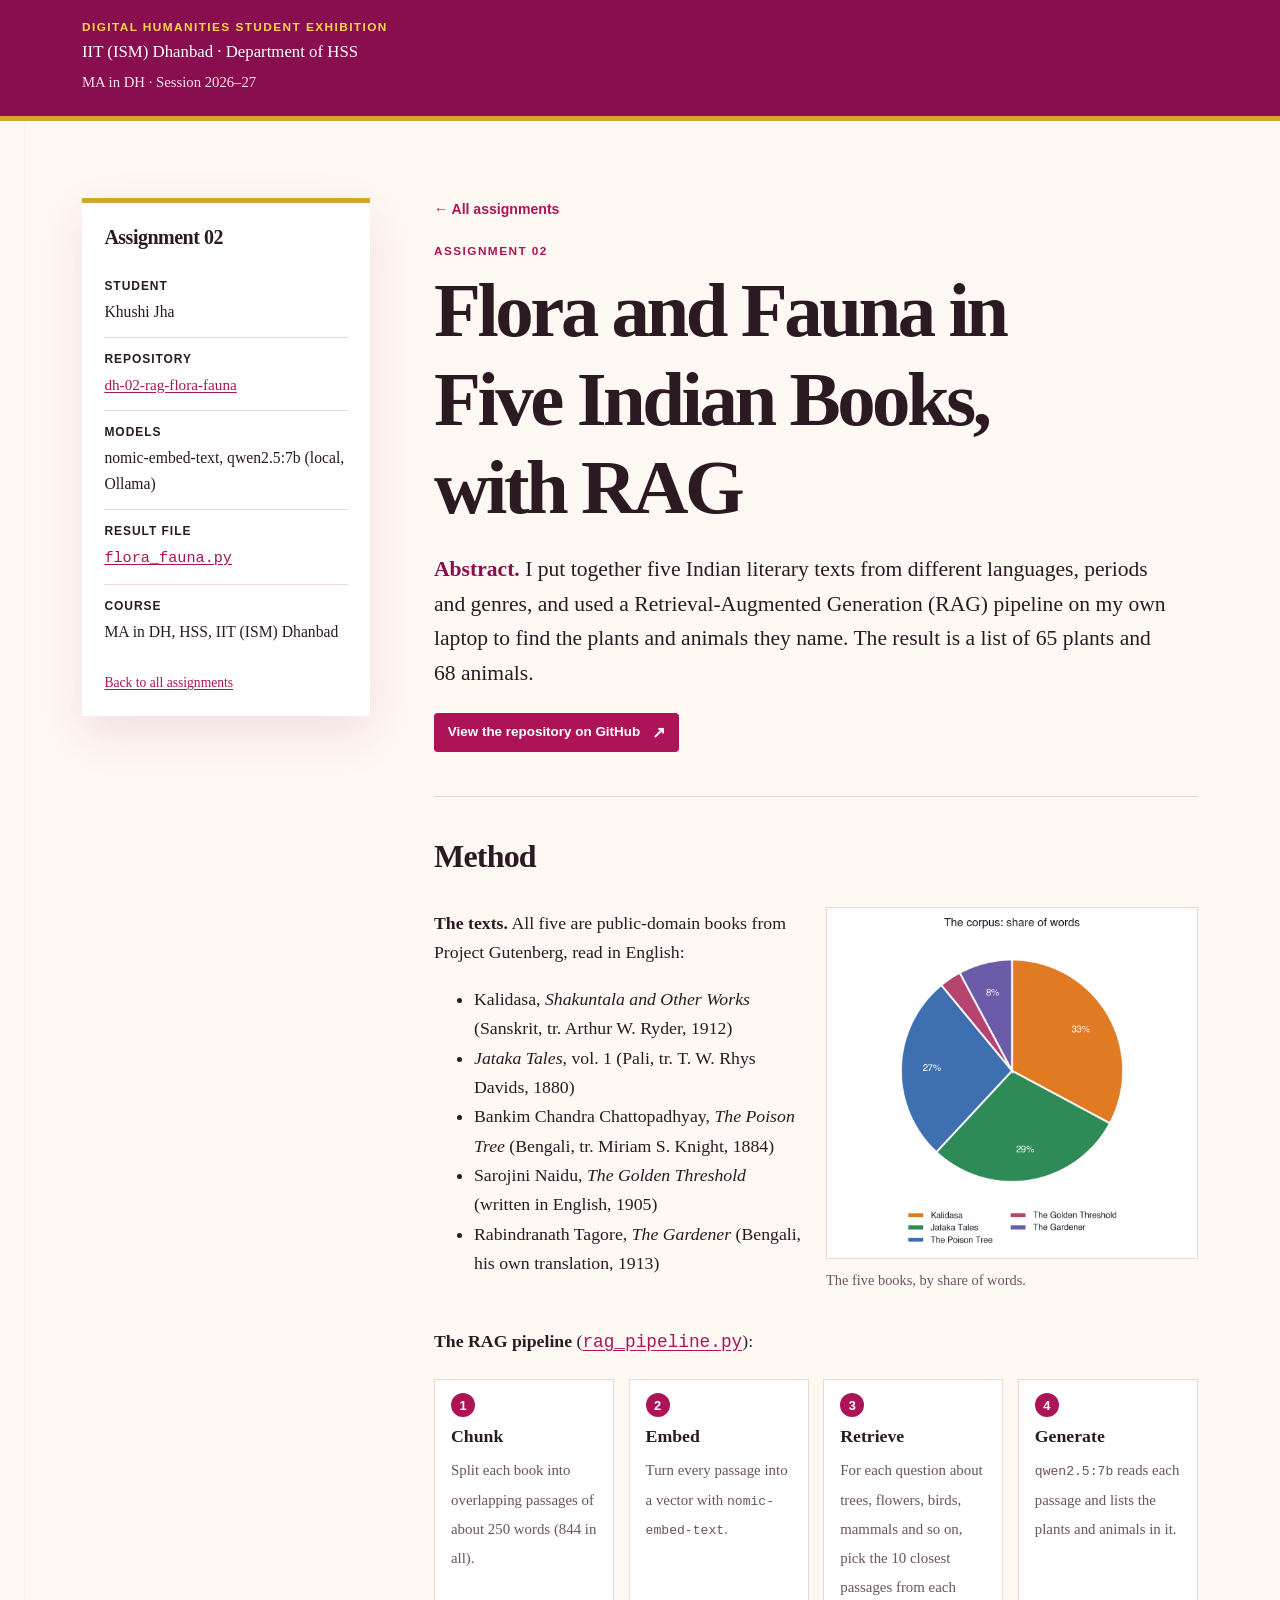
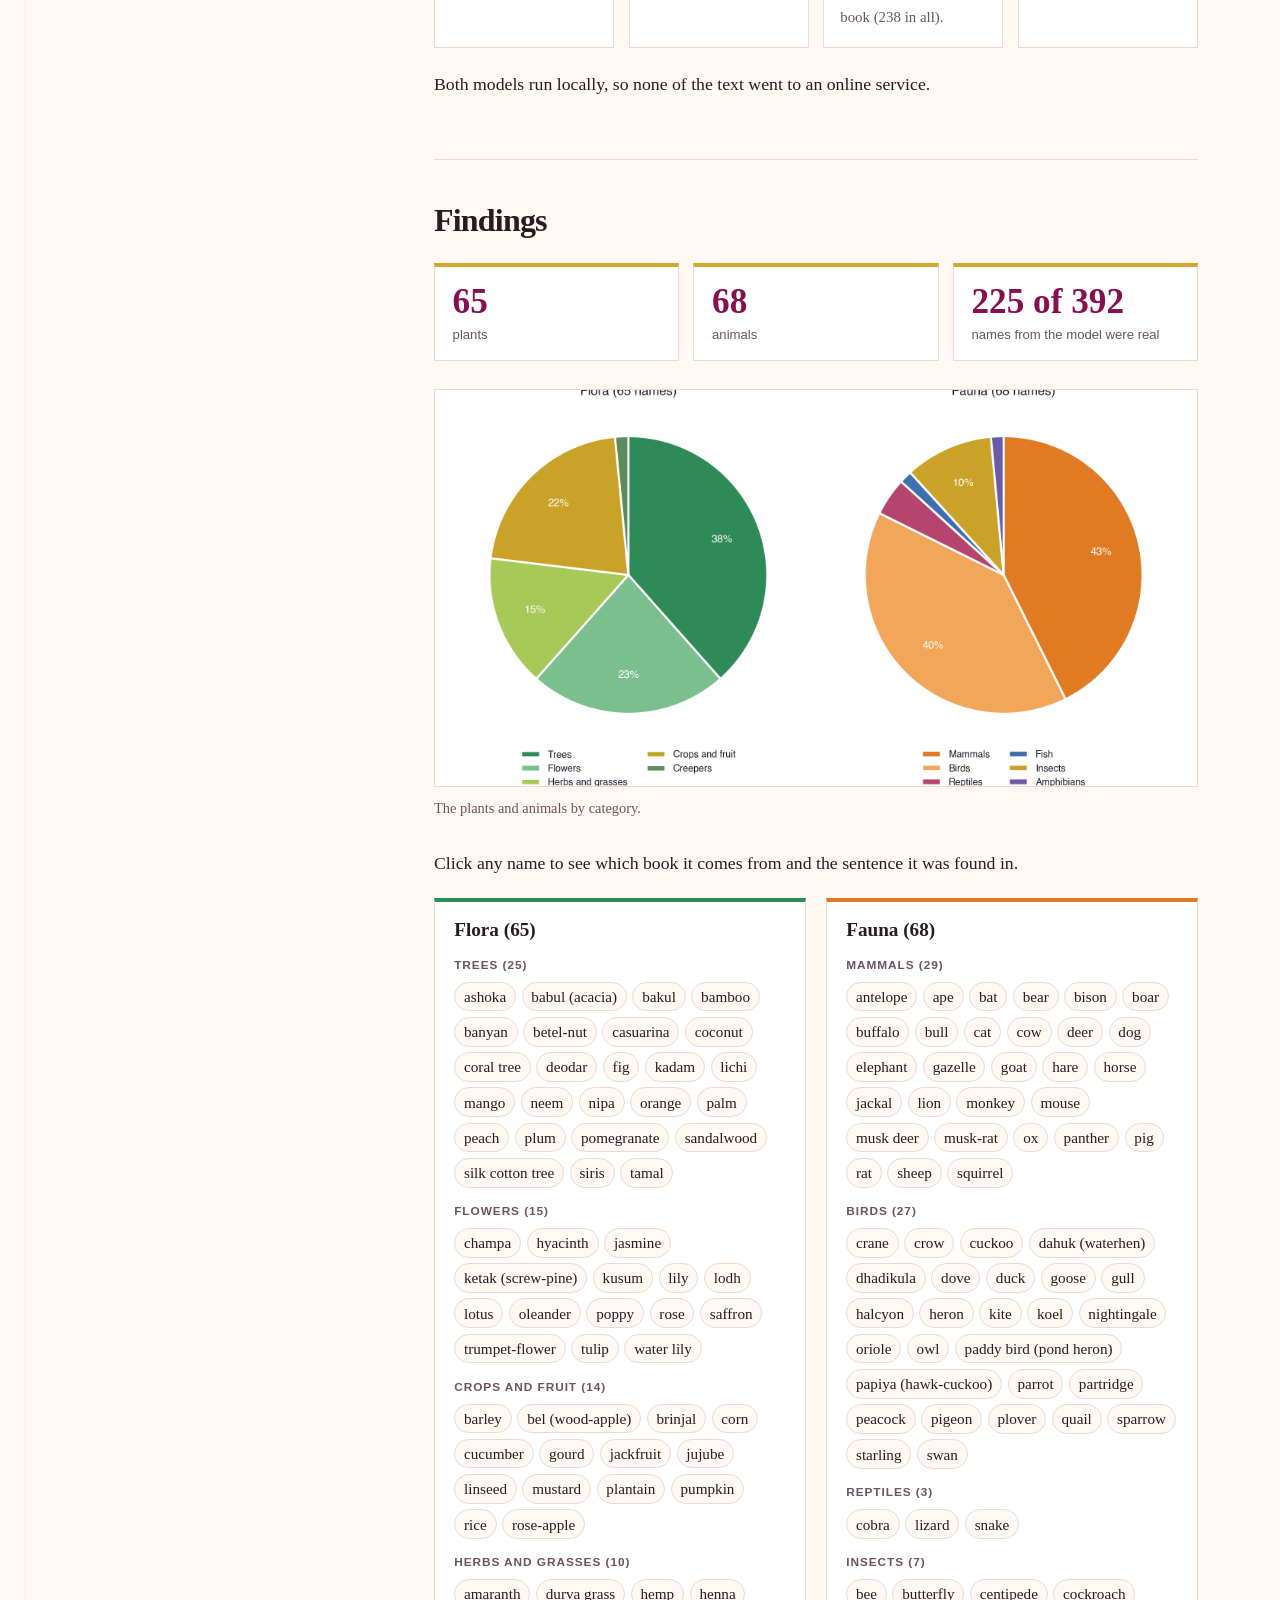
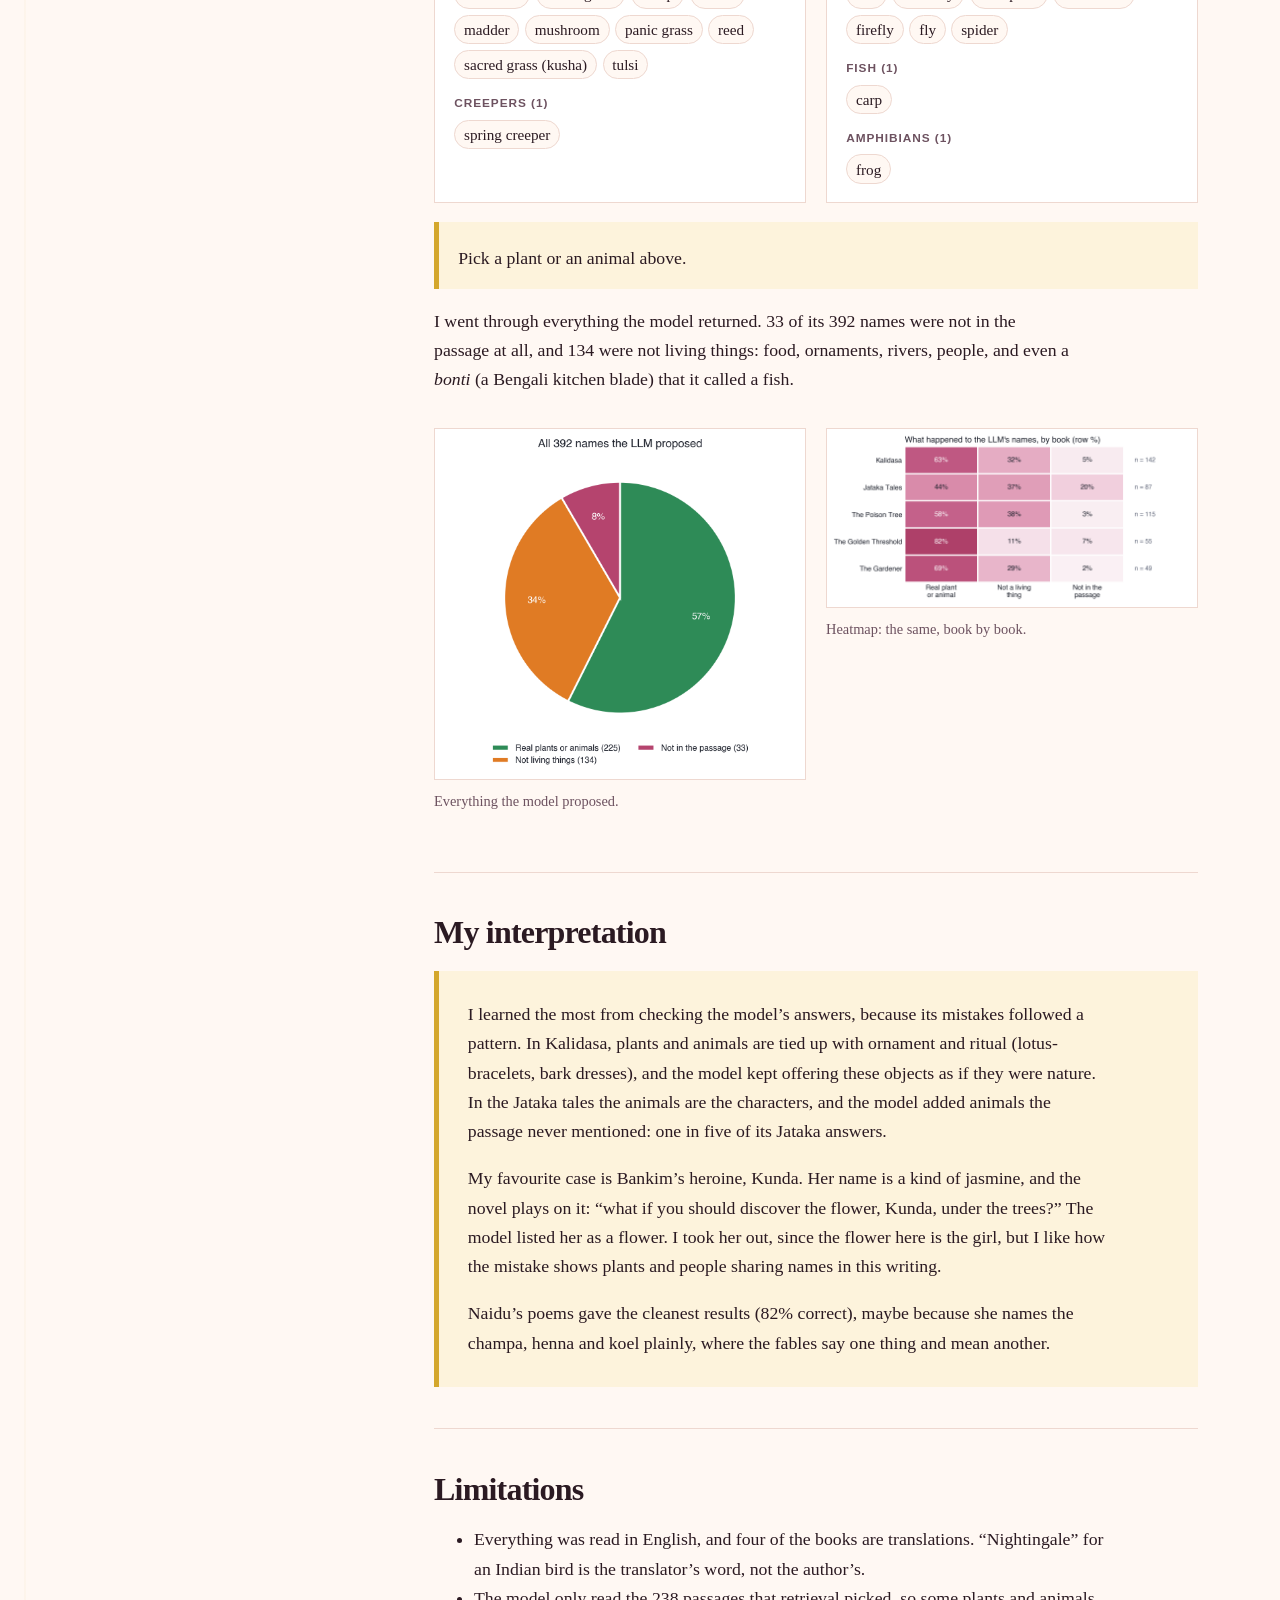
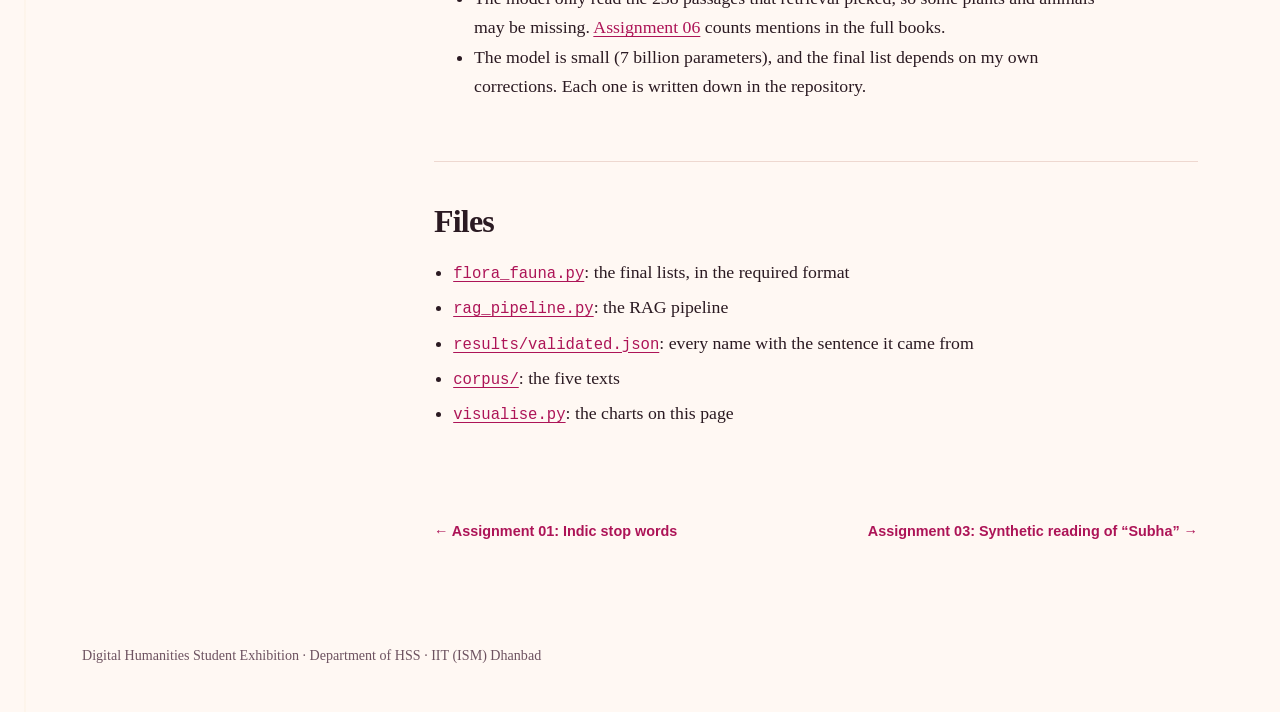
<file: assignment-02.html>
<!doctype html>
<html lang="en">
  <head>
    <meta charset="utf-8">
    <meta name="viewport" content="width=device-width, initial-scale=1">
    <meta name="description" content="Flora and Fauna in Five Indian Books, with RAG">
    <title>Assignment 02: Flora and fauna with RAG | Khushi Jha</title>
    <link rel="stylesheet" href="assets/site.css">
  </head>
  <body>
    <a class="skip-link" href="#main-content">Skip to the assignment</a>
    <header class="site-header">
      <div class="header-inner">
        <p class="eyebrow">Digital Humanities Student Exhibition</p>
        <p class="wordmark">IIT (ISM) Dhanbad &middot; Department of HSS</p>
        <p class="course-line">MA in DH &middot; Session 2026&ndash;27</p>
      </div>
    </header>
    <div class="layout">
      <aside class="student-card" aria-labelledby="details-heading">
        <h2 id="details-heading">Assignment 02</h2>
        <dl class="metadata">
          <div><dt>Student</dt><dd>Khushi Jha</dd></div>
          <div><dt>Repository</dt><dd><a href="https://github.com/jha-khushi/dh-02-rag-flora-fauna" target="_blank" rel="noopener noreferrer">dh-02-rag-flora-fauna</a></dd></div>
          <div><dt>Models</dt><dd>nomic-embed-text, qwen2.5:7b (local, Ollama)</dd></div>
          <div><dt>Result file</dt><dd><a href="https://github.com/jha-khushi/dh-02-rag-flora-fauna/blob/main/flora_fauna.py" target="_blank" rel="noopener noreferrer"><code>flora_fauna.py</code></a></dd></div>
          <div><dt>Course</dt><dd>MA in DH, HSS, IIT (ISM) Dhanbad</dd></div>
        </dl>
        <p class="student-note"><a href="index.html">Back to all assignments</a></p>
      </aside>
      <main id="main-content">
        <p class="page-crumb"><a href="index.html">All assignments</a></p>
        <section class="hero" aria-labelledby="page-title">
          <p class="label project-kicker">Assignment 02</p>
          <h1 id="page-title">Flora and Fauna in Five Indian Books, with RAG</h1>
          <p class="abstract"><strong>Abstract.</strong> I put together five Indian literary texts from different languages, periods and genres, and used a Retrieval-Augmented Generation (RAG) pipeline on my own laptop to find the plants and animals they name. The result is a list of 65 plants and 68 animals.</p>
          <div class="button-row"><a class="repository-link" href="https://github.com/jha-khushi/dh-02-rag-flora-fauna" target="_blank" rel="noopener noreferrer">View the repository on GitHub</a></div>
        </section>
        <section class="page-section">
          <h2>Method</h2>
<div class="figure-pair">
<div>
<p><strong>The texts.</strong> All five are public-domain books from Project Gutenberg, read in English:</p>
<ul><li>Kalidasa, <em>Shakuntala and Other Works</em> (Sanskrit, tr. Arthur W. Ryder, 1912)</li><li><em>Jataka Tales</em>, vol. 1 (Pali, tr. T. W. Rhys Davids, 1880)</li><li>Bankim Chandra Chattopadhyay, <em>The Poison Tree</em> (Bengali, tr. Miriam S. Knight, 1884)</li><li>Sarojini Naidu, <em>The Golden Threshold</em> (written in English, 1905)</li><li>Rabindranath Tagore, <em>The Gardener</em> (Bengali, his own translation, 1913)</li></ul>
</div>
<figure>
  <img src="images/a02/corpus_share.png" alt="Pie chart of the corpus by words: Kalidasa 33%, Jataka Tales 29%, The Poison Tree 27%, The Gardener 8%, The Golden Threshold 3%." loading="lazy">
  <figcaption>The five books, by share of words.</figcaption>
</figure>
</div>
<p><strong>The RAG pipeline</strong> (<a href="https://github.com/jha-khushi/dh-02-rag-flora-fauna/blob/main/rag_pipeline.py" target="_blank" rel="noopener noreferrer"><code>rag_pipeline.py</code></a>):</p>
<ol class="steps">
<li><strong>Chunk</strong><span>Split each book into overlapping passages of about 250 words (844 in all).</span></li>
<li><strong>Embed</strong><span>Turn every passage into a vector with <code>nomic-embed-text</code>.</span></li>
<li><strong>Retrieve</strong><span>For each question about trees, flowers, birds, mammals and so on, pick the 10 closest passages from each book (238 in all).</span></li>
<li><strong>Generate</strong><span><code>qwen2.5:7b</code> reads each passage and lists the plants and animals in it.</span></li>
</ol>
<p>Both models run locally, so none of the text went to an online service.</p>
        </section>
        <section class="page-section">
          <h2>Findings</h2>
<div class="stat-row">
  <div class="stat"><strong>65</strong><span>plants</span></div>
  <div class="stat"><strong>68</strong><span>animals</span></div>
  <div class="stat"><strong>225 of 392</strong><span>names from the model were real</span></div>
</div>
<figure>
  <img src="images/a02/flora_fauna_categories.png" alt="Two pie charts: flora by category (trees, flowers, herbs, crops, creepers) and fauna by category (mammals, birds, insects, reptiles, fish, amphibians)." loading="lazy">
  <figcaption>The plants and animals by category.</figcaption>
</figure>
<p>Click any name to see which book it comes from and the sentence it was found in.</p>
<div class="kingdoms">
<div class="kingdom flora"><h3>Flora (65)</h3><div class="word-group"><h4>Trees (25)</h4><ul class="chips"><li><button class="chip" type="button" data-name="ashoka" aria-pressed="false">ashoka</button></li><li><button class="chip" type="button" data-name="babul (acacia)" aria-pressed="false">babul (acacia)</button></li><li><button class="chip" type="button" data-name="bakul" aria-pressed="false">bakul</button></li><li><button class="chip" type="button" data-name="bamboo" aria-pressed="false">bamboo</button></li><li><button class="chip" type="button" data-name="banyan" aria-pressed="false">banyan</button></li><li><button class="chip" type="button" data-name="betel-nut" aria-pressed="false">betel-nut</button></li><li><button class="chip" type="button" data-name="casuarina" aria-pressed="false">casuarina</button></li><li><button class="chip" type="button" data-name="coconut" aria-pressed="false">coconut</button></li><li><button class="chip" type="button" data-name="coral tree" aria-pressed="false">coral tree</button></li><li><button class="chip" type="button" data-name="deodar" aria-pressed="false">deodar</button></li><li><button class="chip" type="button" data-name="fig" aria-pressed="false">fig</button></li><li><button class="chip" type="button" data-name="kadam" aria-pressed="false">kadam</button></li><li><button class="chip" type="button" data-name="lichi" aria-pressed="false">lichi</button></li><li><button class="chip" type="button" data-name="mango" aria-pressed="false">mango</button></li><li><button class="chip" type="button" data-name="neem" aria-pressed="false">neem</button></li><li><button class="chip" type="button" data-name="nipa" aria-pressed="false">nipa</button></li><li><button class="chip" type="button" data-name="orange" aria-pressed="false">orange</button></li><li><button class="chip" type="button" data-name="palm" aria-pressed="false">palm</button></li><li><button class="chip" type="button" data-name="peach" aria-pressed="false">peach</button></li><li><button class="chip" type="button" data-name="plum" aria-pressed="false">plum</button></li><li><button class="chip" type="button" data-name="pomegranate" aria-pressed="false">pomegranate</button></li><li><button class="chip" type="button" data-name="sandalwood" aria-pressed="false">sandalwood</button></li><li><button class="chip" type="button" data-name="silk cotton tree" aria-pressed="false">silk cotton tree</button></li><li><button class="chip" type="button" data-name="siris" aria-pressed="false">siris</button></li><li><button class="chip" type="button" data-name="tamal" aria-pressed="false">tamal</button></li></ul></div><div class="word-group"><h4>Flowers (15)</h4><ul class="chips"><li><button class="chip" type="button" data-name="champa" aria-pressed="false">champa</button></li><li><button class="chip" type="button" data-name="hyacinth" aria-pressed="false">hyacinth</button></li><li><button class="chip" type="button" data-name="jasmine" aria-pressed="false">jasmine</button></li><li><button class="chip" type="button" data-name="ketak (screw-pine)" aria-pressed="false">ketak (screw-pine)</button></li><li><button class="chip" type="button" data-name="kusum" aria-pressed="false">kusum</button></li><li><button class="chip" type="button" data-name="lily" aria-pressed="false">lily</button></li><li><button class="chip" type="button" data-name="lodh" aria-pressed="false">lodh</button></li><li><button class="chip" type="button" data-name="lotus" aria-pressed="false">lotus</button></li><li><button class="chip" type="button" data-name="oleander" aria-pressed="false">oleander</button></li><li><button class="chip" type="button" data-name="poppy" aria-pressed="false">poppy</button></li><li><button class="chip" type="button" data-name="rose" aria-pressed="false">rose</button></li><li><button class="chip" type="button" data-name="saffron" aria-pressed="false">saffron</button></li><li><button class="chip" type="button" data-name="trumpet-flower" aria-pressed="false">trumpet-flower</button></li><li><button class="chip" type="button" data-name="tulip" aria-pressed="false">tulip</button></li><li><button class="chip" type="button" data-name="water lily" aria-pressed="false">water lily</button></li></ul></div><div class="word-group"><h4>Crops and fruit (14)</h4><ul class="chips"><li><button class="chip" type="button" data-name="barley" aria-pressed="false">barley</button></li><li><button class="chip" type="button" data-name="bel (wood-apple)" aria-pressed="false">bel (wood-apple)</button></li><li><button class="chip" type="button" data-name="brinjal" aria-pressed="false">brinjal</button></li><li><button class="chip" type="button" data-name="corn" aria-pressed="false">corn</button></li><li><button class="chip" type="button" data-name="cucumber" aria-pressed="false">cucumber</button></li><li><button class="chip" type="button" data-name="gourd" aria-pressed="false">gourd</button></li><li><button class="chip" type="button" data-name="jackfruit" aria-pressed="false">jackfruit</button></li><li><button class="chip" type="button" data-name="jujube" aria-pressed="false">jujube</button></li><li><button class="chip" type="button" data-name="linseed" aria-pressed="false">linseed</button></li><li><button class="chip" type="button" data-name="mustard" aria-pressed="false">mustard</button></li><li><button class="chip" type="button" data-name="plantain" aria-pressed="false">plantain</button></li><li><button class="chip" type="button" data-name="pumpkin" aria-pressed="false">pumpkin</button></li><li><button class="chip" type="button" data-name="rice" aria-pressed="false">rice</button></li><li><button class="chip" type="button" data-name="rose-apple" aria-pressed="false">rose-apple</button></li></ul></div><div class="word-group"><h4>Herbs and grasses (10)</h4><ul class="chips"><li><button class="chip" type="button" data-name="amaranth" aria-pressed="false">amaranth</button></li><li><button class="chip" type="button" data-name="durva grass" aria-pressed="false">durva grass</button></li><li><button class="chip" type="button" data-name="hemp" aria-pressed="false">hemp</button></li><li><button class="chip" type="button" data-name="henna" aria-pressed="false">henna</button></li><li><button class="chip" type="button" data-name="madder" aria-pressed="false">madder</button></li><li><button class="chip" type="button" data-name="mushroom" aria-pressed="false">mushroom</button></li><li><button class="chip" type="button" data-name="panic grass" aria-pressed="false">panic grass</button></li><li><button class="chip" type="button" data-name="reed" aria-pressed="false">reed</button></li><li><button class="chip" type="button" data-name="sacred grass (kusha)" aria-pressed="false">sacred grass (kusha)</button></li><li><button class="chip" type="button" data-name="tulsi" aria-pressed="false">tulsi</button></li></ul></div><div class="word-group"><h4>Creepers (1)</h4><ul class="chips"><li><button class="chip" type="button" data-name="spring creeper" aria-pressed="false">spring creeper</button></li></ul></div></div>
<div class="kingdom fauna"><h3>Fauna (68)</h3><div class="word-group"><h4>Mammals (29)</h4><ul class="chips"><li><button class="chip" type="button" data-name="antelope" aria-pressed="false">antelope</button></li><li><button class="chip" type="button" data-name="ape" aria-pressed="false">ape</button></li><li><button class="chip" type="button" data-name="bat" aria-pressed="false">bat</button></li><li><button class="chip" type="button" data-name="bear" aria-pressed="false">bear</button></li><li><button class="chip" type="button" data-name="bison" aria-pressed="false">bison</button></li><li><button class="chip" type="button" data-name="boar" aria-pressed="false">boar</button></li><li><button class="chip" type="button" data-name="buffalo" aria-pressed="false">buffalo</button></li><li><button class="chip" type="button" data-name="bull" aria-pressed="false">bull</button></li><li><button class="chip" type="button" data-name="cat" aria-pressed="false">cat</button></li><li><button class="chip" type="button" data-name="cow" aria-pressed="false">cow</button></li><li><button class="chip" type="button" data-name="deer" aria-pressed="false">deer</button></li><li><button class="chip" type="button" data-name="dog" aria-pressed="false">dog</button></li><li><button class="chip" type="button" data-name="elephant" aria-pressed="false">elephant</button></li><li><button class="chip" type="button" data-name="gazelle" aria-pressed="false">gazelle</button></li><li><button class="chip" type="button" data-name="goat" aria-pressed="false">goat</button></li><li><button class="chip" type="button" data-name="hare" aria-pressed="false">hare</button></li><li><button class="chip" type="button" data-name="horse" aria-pressed="false">horse</button></li><li><button class="chip" type="button" data-name="jackal" aria-pressed="false">jackal</button></li><li><button class="chip" type="button" data-name="lion" aria-pressed="false">lion</button></li><li><button class="chip" type="button" data-name="monkey" aria-pressed="false">monkey</button></li><li><button class="chip" type="button" data-name="mouse" aria-pressed="false">mouse</button></li><li><button class="chip" type="button" data-name="musk deer" aria-pressed="false">musk deer</button></li><li><button class="chip" type="button" data-name="musk-rat" aria-pressed="false">musk-rat</button></li><li><button class="chip" type="button" data-name="ox" aria-pressed="false">ox</button></li><li><button class="chip" type="button" data-name="panther" aria-pressed="false">panther</button></li><li><button class="chip" type="button" data-name="pig" aria-pressed="false">pig</button></li><li><button class="chip" type="button" data-name="rat" aria-pressed="false">rat</button></li><li><button class="chip" type="button" data-name="sheep" aria-pressed="false">sheep</button></li><li><button class="chip" type="button" data-name="squirrel" aria-pressed="false">squirrel</button></li></ul></div><div class="word-group"><h4>Birds (27)</h4><ul class="chips"><li><button class="chip" type="button" data-name="crane" aria-pressed="false">crane</button></li><li><button class="chip" type="button" data-name="crow" aria-pressed="false">crow</button></li><li><button class="chip" type="button" data-name="cuckoo" aria-pressed="false">cuckoo</button></li><li><button class="chip" type="button" data-name="dahuk (waterhen)" aria-pressed="false">dahuk (waterhen)</button></li><li><button class="chip" type="button" data-name="dhadikula" aria-pressed="false">dhadikula</button></li><li><button class="chip" type="button" data-name="dove" aria-pressed="false">dove</button></li><li><button class="chip" type="button" data-name="duck" aria-pressed="false">duck</button></li><li><button class="chip" type="button" data-name="goose" aria-pressed="false">goose</button></li><li><button class="chip" type="button" data-name="gull" aria-pressed="false">gull</button></li><li><button class="chip" type="button" data-name="halcyon" aria-pressed="false">halcyon</button></li><li><button class="chip" type="button" data-name="heron" aria-pressed="false">heron</button></li><li><button class="chip" type="button" data-name="kite" aria-pressed="false">kite</button></li><li><button class="chip" type="button" data-name="koel" aria-pressed="false">koel</button></li><li><button class="chip" type="button" data-name="nightingale" aria-pressed="false">nightingale</button></li><li><button class="chip" type="button" data-name="oriole" aria-pressed="false">oriole</button></li><li><button class="chip" type="button" data-name="owl" aria-pressed="false">owl</button></li><li><button class="chip" type="button" data-name="paddy bird (pond heron)" aria-pressed="false">paddy bird (pond heron)</button></li><li><button class="chip" type="button" data-name="papiya (hawk-cuckoo)" aria-pressed="false">papiya (hawk-cuckoo)</button></li><li><button class="chip" type="button" data-name="parrot" aria-pressed="false">parrot</button></li><li><button class="chip" type="button" data-name="partridge" aria-pressed="false">partridge</button></li><li><button class="chip" type="button" data-name="peacock" aria-pressed="false">peacock</button></li><li><button class="chip" type="button" data-name="pigeon" aria-pressed="false">pigeon</button></li><li><button class="chip" type="button" data-name="plover" aria-pressed="false">plover</button></li><li><button class="chip" type="button" data-name="quail" aria-pressed="false">quail</button></li><li><button class="chip" type="button" data-name="sparrow" aria-pressed="false">sparrow</button></li><li><button class="chip" type="button" data-name="starling" aria-pressed="false">starling</button></li><li><button class="chip" type="button" data-name="swan" aria-pressed="false">swan</button></li></ul></div><div class="word-group"><h4>Reptiles (3)</h4><ul class="chips"><li><button class="chip" type="button" data-name="cobra" aria-pressed="false">cobra</button></li><li><button class="chip" type="button" data-name="lizard" aria-pressed="false">lizard</button></li><li><button class="chip" type="button" data-name="snake" aria-pressed="false">snake</button></li></ul></div><div class="word-group"><h4>Insects (7)</h4><ul class="chips"><li><button class="chip" type="button" data-name="bee" aria-pressed="false">bee</button></li><li><button class="chip" type="button" data-name="butterfly" aria-pressed="false">butterfly</button></li><li><button class="chip" type="button" data-name="centipede" aria-pressed="false">centipede</button></li><li><button class="chip" type="button" data-name="cockroach" aria-pressed="false">cockroach</button></li><li><button class="chip" type="button" data-name="firefly" aria-pressed="false">firefly</button></li><li><button class="chip" type="button" data-name="fly" aria-pressed="false">fly</button></li><li><button class="chip" type="button" data-name="spider" aria-pressed="false">spider</button></li></ul></div><div class="word-group"><h4>Fish (1)</h4><ul class="chips"><li><button class="chip" type="button" data-name="carp" aria-pressed="false">carp</button></li></ul></div><div class="word-group"><h4>Amphibians (1)</h4><ul class="chips"><li><button class="chip" type="button" data-name="frog" aria-pressed="false">frog</button></li></ul></div></div>
</div>
<div class="info-panel" id="name-info" aria-live="polite"><p>Pick a plant or an animal above.</p></div>
<script>
(() => {
  const DATA = {"amaranth": {"kind": "Plant", "category": "Herbs and grasses", "books": ["Kalidasa"], "source": "Kalidasa, The Cloud-Messenger", "sentence": "Where the autumn lotus in dear fingers shines, And lodh-flowers' April dust on faces rare, Spring amaranth with winter jasmine twines In women's braids, and summer siris fair, The rainy madder in the parting of their hair.", "wiki": "https://en.wikipedia.org/wiki/Special:Search?search=amaranth"}, "antelope": {"kind": "Animal", "category": "Mammals", "books": ["Jataka Tales"], "source": "Jataka Tales", "sentence": "Now a swift antelope who had come to the garden took to flight as soon as it saw Sanjaya.", "wiki": "https://en.wikipedia.org/wiki/Special:Search?search=antelope"}, "ape": {"kind": "Animal", "category": "Mammals", "books": ["Kalidasa"], "source": "Kalidasa, The Dynasty of Raghu", "sentence": "The vines that blossomed in my garden bowers, That used to show their graceful beauty, when Girls gently bent their twigs and plucked their flowers, Are broken by wild apes and wilder men.", "wiki": "https://en.wikipedia.org/wiki/Special:Search?search=ape"}, "ashoka": {"kind": "Plant", "category": "Trees", "books": ["Kalidasa", "The Gardener", "The Golden Threshold"], "source": "Rabindranath Tagore, The Gardener", "sentence": "to tinge the soles of your feet with the red juice of ashoka petals and kiss away the speck of dust that may chance to linger there.", "wiki": "https://en.wikipedia.org/wiki/Special:Search?search=ashoka"}, "babul (acacia)": {"kind": "Plant", "category": "Trees", "books": ["The Poison Tree"], "source": "Bankim Chandra Chattopadhyay, The Poison Tree", "sentence": "Bring a bough of the babla tree, and show her how pleasant it is to be pierced by thorns.\" Surja Mukhi said gently: \"We do not like songs of that sort;", "wiki": "https://en.wikipedia.org/wiki/Special:Search?search=acacia"}, "bakul": {"kind": "Plant", "category": "Trees", "books": ["The Poison Tree", "Kalidasa"], "source": "Bankim Chandra Chattopadhyay, The Poison Tree", "sentence": "Going thither, Kunda found the door open, and, stepping boldly in, hid herself within the boughs of a bakul tree growing in the midst.", "wiki": "https://en.wikipedia.org/wiki/Special:Search?search=bakul"}, "bamboo": {"kind": "Plant", "category": "Trees", "books": ["The Poison Tree", "Kalidasa", "The Gardener"], "source": "Kalidasa, The Cloud-Messenger", "sentence": "A golden pole is set between the pair, With crystal perch above its emerald bands As green as young bamboo;", "wiki": "https://en.wikipedia.org/wiki/Special:Search?search=bamboo"}, "banyan": {"kind": "Plant", "category": "Trees", "books": ["Jataka Tales"], "source": "Jataka Tales", "sentence": "The Banyan Deer.", "wiki": "https://en.wikipedia.org/wiki/Special:Search?search=banyan"}, "barley": {"kind": "Plant", "category": "Crops and fruit", "books": ["The Gardener"], "source": "Rabindranath Tagore, The Gardener", "sentence": "If they stray into our barley field, I take them up in my arms.", "wiki": "https://en.wikipedia.org/wiki/Special:Search?search=barley"}, "bat": {"kind": "Animal", "category": "Mammals", "books": ["The Poison Tree"], "source": "Bankim Chandra Chattopadhyay, The Poison Tree", "sentence": "bats flew about night and day.", "wiki": "https://en.wikipedia.org/wiki/Special:Search?search=bat"}, "bear": {"kind": "Animal", "category": "Mammals", "books": ["Kalidasa"], "source": "Kalidasa, Shakuntala", "sentence": "But you, you son of a slave-wench, can go chasing from forest to forest, till you fall into the jaws of some old bear that is looking for a deer or a jackal.", "wiki": "https://en.wikipedia.org/wiki/Special:Search?search=bear"}, "bee": {"kind": "Animal", "category": "Insects", "books": ["The Poison Tree", "Kalidasa", "The Gardener"], "source": "Kalidasa, Shakuntala", "sentence": "(Jealously.) Eager bee, you lightly skim O'er the eyelid's trembling rim Toward the cheek aquiver.", "wiki": "https://en.wikipedia.org/wiki/Special:Search?search=bee"}, "bel (wood-apple)": {"kind": "Plant", "category": "Crops and fruit", "books": ["The Poison Tree"], "source": "Bankim Chandra Chattopadhyay, The Poison Tree", "sentence": "On the other three sides of the talao, mango, jak, plum, orange, lichi, cocoanut, kul, bel, and other fruit-trees grew thickly in rows, looking in the darkness like a wall with an uneven top.", "wiki": "https://en.wikipedia.org/wiki/Special:Search?search=wood-apple"}, "betel-nut": {"kind": "Plant", "category": "Trees", "books": ["The Golden Threshold"], "source": "Sarojini Naidu, The Golden Threshold", "sentence": "The tilka's red for the brow of a bride, And betel-nut's red for lips that are sweet;", "wiki": "https://en.wikipedia.org/wiki/Special:Search?search=betel-nut"}, "bison": {"kind": "Animal", "category": "Mammals", "books": ["Kalidasa"], "source": "Kalidasa, The Dynasty of Raghu", "sentence": "The water of the pools that used to splash With drumlike music, under maidens' hands, Groans now when bisons from the jungle lash It with their clumsy horns, and roil its sands.", "wiki": "https://en.wikipedia.org/wiki/Special:Search?search=bison"}, "boar": {"kind": "Animal", "category": "Mammals", "books": ["Kalidasa"], "source": "Kalidasa, Shakuntala", "sentence": "Shade-seeking deer may chew the cud, Boars trample swamp-grass in the mud;", "wiki": "https://en.wikipedia.org/wiki/Special:Search?search=boar"}, "brinjal": {"kind": "Plant", "category": "Crops and fruit", "books": ["The Poison Tree"], "source": "Bankim Chandra Chattopadhyay, The Poison Tree", "sentence": "Here Bami, Kaymi, Gopal's mother, Nipal's mother, are shredding with a big knife vegetable pumpkins, brinjals, the sound of the cutting steel mingling with abuse of the neighbours, of the masters, of everybody: that Golapi has become a widow very young;", "wiki": "https://en.wikipedia.org/wiki/Special:Search?search=brinjal"}, "buffalo": {"kind": "Animal", "category": "Mammals", "books": ["Kalidasa", "The Gardener"], "source": "Kalidasa, Shakuntala", "sentence": "So for to-day The hornèd buffalo may shake The turbid water of the lake;", "wiki": "https://en.wikipedia.org/wiki/Special:Search?search=buffalo"}, "bull": {"kind": "Animal", "category": "Mammals", "books": ["Jataka Tales"], "source": "Jataka Tales", "sentence": "The Bull who Won the Bet.", "wiki": "https://en.wikipedia.org/wiki/Special:Search?search=bull"}, "butterfly": {"kind": "Animal", "category": "Insects", "books": ["The Poison Tree"], "source": "Bankim Chandra Chattopadhyay, The Poison Tree", "sentence": "A butterfly is flying about.", "wiki": "https://en.wikipedia.org/wiki/Special:Search?search=butterfly"}, "carp": {"kind": "Animal", "category": "Fish", "books": ["Kalidasa"], "source": "Kalidasa, Shakuntala", "sentence": "one day I was cutting up a carp.", "wiki": "https://en.wikipedia.org/wiki/Special:Search?search=carp"}, "casuarina": {"kind": "Plant", "category": "Trees", "books": ["The Poison Tree"], "source": "Bankim Chandra Chattopadhyay, The Poison Tree", "sentence": "She sat beneath some casuarina-trees near the window, every now and then watching the fireflies dancing in the trees.", "wiki": "https://en.wikipedia.org/wiki/Special:Search?search=casuarina"}, "cat": {"kind": "Animal", "category": "Mammals", "books": ["The Poison Tree"], "source": "Bankim Chandra Chattopadhyay, The Poison Tree", "sentence": "The cats do not flatter any one;", "wiki": "https://en.wikipedia.org/wiki/Special:Search?search=cat"}, "centipede": {"kind": "Animal", "category": "Insects", "books": ["The Poison Tree"], "source": "Bankim Chandra Chattopadhyay, The Poison Tree", "sentence": "musk-rats and centipedes swarmed in the rooms;", "wiki": "https://en.wikipedia.org/wiki/Special:Search?search=centipede"}, "champa": {"kind": "Plant", "category": "Flowers", "books": ["The Golden Threshold"], "source": "Sarojini Naidu, The Golden Threshold", "sentence": "Mother mine, to the wild forest I am going, Where upon the champa boughs the champa buds are blowing;", "wiki": "https://en.wikipedia.org/wiki/Special:Search?search=champa"}, "cobra": {"kind": "Animal", "category": "Reptiles", "books": ["Kalidasa"], "source": "Kalidasa, The Dynasty of Raghu", "sentence": "I see my pillared caryatides Neglected, weathered, stained by passing time, Wearing in place of garments that should please, The skins of sloughing cobras, foul with slime.", "wiki": "https://en.wikipedia.org/wiki/Special:Search?search=cobra"}, "cockroach": {"kind": "Animal", "category": "Insects", "books": ["The Poison Tree"], "source": "Bankim Chandra Chattopadhyay, The Poison Tree", "sentence": "cockroaches, spiders, lizards, and mice, scampered about everywhere.", "wiki": "https://en.wikipedia.org/wiki/Special:Search?search=cockroach"}, "coconut": {"kind": "Plant", "category": "Trees", "books": ["The Poison Tree", "The Golden Threshold"], "source": "Bankim Chandra Chattopadhyay, The Poison Tree", "sentence": "On the other three sides of the talao, mango, jak, plum, orange, lichi, cocoanut, kul, bel, and other fruit-trees grew thickly in rows, looking in the darkness like a wall with an uneven top.", "wiki": "https://en.wikipedia.org/wiki/Special:Search?search=coconut"}, "coral tree": {"kind": "Plant", "category": "Trees", "books": ["Kalidasa"], "source": "Kalidasa, The Cloud-Messenger", "sentence": "And near it grows a little coral-tree, Bending 'neath many a blossom's clustered star, Loved by my bride as children of adoption are.", "wiki": "https://en.wikipedia.org/wiki/Special:Search?search=coral+tree"}, "corn": {"kind": "Plant", "category": "Crops and fruit", "books": ["Jataka Tales"], "source": "Jataka Tales", "sentence": "Now in the land of Magadha at crop time, when the corn is ripening in the fields, there is danger brewing for the deer in the adjoining forest.", "wiki": "https://en.wikipedia.org/wiki/Special:Search?search=corn"}, "cow": {"kind": "Animal", "category": "Mammals", "books": ["The Poison Tree", "Kalidasa", "The Golden Threshold"], "source": "Kalidasa, The Dynasty of Raghu", "sentence": "Vasishtha tells the king that on a former occasion he had offended the divine cow Fragrant, and had been cursed by the cow to lack children until he had propitiated her own offspring.", "wiki": "https://en.wikipedia.org/wiki/Special:Search?search=cow"}, "crane": {"kind": "Animal", "category": "Birds", "books": ["The Poison Tree", "Kalidasa"], "source": "Kalidasa, The Dynasty of Raghu", "sentence": "over country roads past fragrant lotus-ponds and screaming peacocks and trustful deer, under archways formed without supporting pillars by the cranes, through villages where they receive the blessings of the people.", "wiki": "https://en.wikipedia.org/wiki/Special:Search?search=crane"}, "crow": {"kind": "Animal", "category": "Birds", "books": ["Kalidasa"], "source": "Kalidasa, Shakuntala", "sentence": "(To the fisherman.) Now you will see your family, or else you will feed the crows and jackals.", "wiki": "https://en.wikipedia.org/wiki/Special:Search?search=crow"}, "cuckoo": {"kind": "Animal", "category": "Birds", "books": ["The Poison Tree", "Kalidasa"], "source": "Kalidasa, Shakuntala", "sentence": "Father, The trees are answering your prayer In cooing cuckoo-song, Bidding Shakuntala farewell, Their sister for so long.", "wiki": "https://en.wikipedia.org/wiki/Special:Search?search=cuckoo"}, "cucumber": {"kind": "Plant", "category": "Crops and fruit", "books": ["Jataka Tales"], "source": "Jataka Tales", "sentence": "Sakka, as before, found out where she was, and filled a cart with golden cucumbers, and seated himself in the middle of the village in the form of an old woman, calling out, “Buy my cucumbers!", "wiki": "https://en.wikipedia.org/wiki/Special:Search?search=cucumber"}, "dahuk (waterhen)": {"kind": "Animal", "category": "Birds", "books": ["The Poison Tree"], "source": "Bankim Chandra Chattopadhyay, The Poison Tree", "sentence": "the dahuk (coloured herons), merry creatures, dive in the water;", "wiki": "https://en.wikipedia.org/wiki/Special:Search?search=waterhen"}, "deer": {"kind": "Animal", "category": "Mammals", "books": ["The Poison Tree", "Jataka Tales", "Kalidasa"], "source": "Jataka Tales", "sentence": "He lived in the forest with an attendant herd of five hundred deer, under the name of the King of the Banyan Deer;", "wiki": "https://en.wikipedia.org/wiki/Special:Search?search=deer"}, "deodar": {"kind": "Plant", "category": "Trees", "books": ["The Gardener"], "source": "Rabindranath Tagore, The Gardener", "sentence": "And, alas, our spring is not here to allay your thirst.\" \"Here is the same sky,\" she said, \"only free from the fencing hills,--this is the same stream grown into a river,--the same earth widened into a plain.\" \"Everything is here,\" I sighed, \"only we are not.\" She smiled sadly and said, \"You are in my heart.\" I woke up and heard the babbling of the stream and the rustling of the deodars at night.", "wiki": "https://en.wikipedia.org/wiki/Special:Search?search=deodar"}, "dhadikula": {"kind": "Animal", "category": "Birds", "books": ["The Golden Threshold"], "source": "Sarojini Naidu, The Golden Threshold", "sentence": "Fair is my youth, and rich the echoing boughs Where dhadikulas sing.", "wiki": "https://en.wikipedia.org/wiki/Special:Search?search=dhadikula"}, "dog": {"kind": "Animal", "category": "Mammals", "books": ["The Poison Tree", "Jataka Tales", "Kalidasa"], "source": "Kalidasa, The Birth of the War-god", "sentence": "And dogs before them lifted muzzles foul To see the sun that lit that awful day, And pierced the ears of listeners with a howl Dreadful yet pitiful, then slunk away.", "wiki": "https://en.wikipedia.org/wiki/Special:Search?search=dog"}, "dove": {"kind": "Animal", "category": "Birds", "books": ["Kalidasa", "The Gardener"], "source": "Rabindranath Tagore, The Gardener", "sentence": "The doves cooed tireless in the shade, and a bee strayed in my room humming the news of many distant fields.", "wiki": "https://en.wikipedia.org/wiki/Special:Search?search=dove"}, "duck": {"kind": "Animal", "category": "Birds", "books": ["The Poison Tree", "The Gardener"], "source": "Rabindranath Tagore, The Gardener", "sentence": "The echoes of the voices calling for the ferry run across the dark water to the distant swamp where wild ducks sleep.", "wiki": "https://en.wikipedia.org/wiki/Special:Search?search=duck"}, "durva grass": {"kind": "Plant", "category": "Herbs and grasses", "books": ["Jataka Tales"], "source": "Jataka Tales", "sentence": "“Who are they then?” “It is the thoroughbreds living in your own house.” “But how can we know they are the guilty ones?” “I will prove it to you.” “Prove it then, O sage!” “Send for the thoroughbreds, and have a little buttermilk and Dabba grass brought in.” The king did so;", "wiki": "https://en.wikipedia.org/wiki/Special:Search?search=durva+grass"}, "elephant": {"kind": "Animal", "category": "Mammals", "books": ["Jataka Tales", "Kalidasa"], "source": "Kalidasa, The Birth of the War-god", "sentence": "He saw beside the bathing-pools the bowers Defiled by elephants grown overbold, Strewn with uprooted golden lotus-flowers, No longer bright with plumage of pure gold, Rough with great, jewelled columns overthrown, Rank with invasion of the untrimmed grass: Shame strove with sorrow at the ruin shown, For heaven's foe had brought these things to pass.", "wiki": "https://en.wikipedia.org/wiki/Special:Search?search=elephant"}, "fig": {"kind": "Plant", "category": "Trees", "books": ["Kalidasa"], "source": "Kalidasa, The Cloud-Messenger", "sentence": "the breathing acre grants New odours, and the forest figs hang sleek, With pleasant whistlings drunk by elephants Through long and hollow trunks, will gently seek To waft thee onward fragrantly to Holy Peak.", "wiki": "https://en.wikipedia.org/wiki/Special:Search?search=fig"}, "firefly": {"kind": "Animal", "category": "Insects", "books": ["The Poison Tree", "The Golden Threshold"], "source": "Bankim Chandra Chattopadhyay, The Poison Tree", "sentence": "but the trees, being surrounded by myriads of fireflies, looked like artificial trees studded with diamonds.", "wiki": "https://en.wikipedia.org/wiki/Special:Search?search=firefly"}, "fly": {"kind": "Animal", "category": "Insects", "books": ["The Poison Tree"], "source": "Bankim Chandra Chattopadhyay, The Poison Tree", "sentence": "What will become of them hereafter?\" Elsewhere, a lizard on the wall with upraised face is watching a fly.", "wiki": "https://en.wikipedia.org/wiki/Special:Search?search=fly"}, "frog": {"kind": "Animal", "category": "Amphibians", "books": ["Kalidasa"], "source": "Kalidasa, The Seasons", "sentence": "The cobra does not hunt for food Nor heed the frog at all Who finds beneath the serpent's hood A sheltering parasol.", "wiki": "https://en.wikipedia.org/wiki/Special:Search?search=frog"}, "gazelle": {"kind": "Animal", "category": "Mammals", "books": ["The Golden Threshold"], "source": "Sarojini Naidu, The Golden Threshold", "sentence": "LEILI The serpents are asleep among the poppies, The fireflies light the soundless panther's way To tangled paths where shy gazelles are straying, And parrot-plumes outshine the dying day.", "wiki": "https://en.wikipedia.org/wiki/Special:Search?search=gazelle"}, "goat": {"kind": "Animal", "category": "Mammals", "books": ["Jataka Tales"], "source": "Jataka Tales", "sentence": "sheep and goats in large numbers in order to offer what is called “The Feast of the Dead” in honour of their deceased relatives.", "wiki": "https://en.wikipedia.org/wiki/Special:Search?search=goat"}, "goose": {"kind": "Animal", "category": "Birds", "books": ["Jataka Tales"], "source": "Jataka Tales", "sentence": "* * * * * Long ago, in the first age of the world, the quadrupeds chose the Lion as their king, the fishes the Leviathan, and the birds the Golden Goose.", "wiki": "https://en.wikipedia.org/wiki/Special:Search?search=goose"}, "gourd": {"kind": "Plant", "category": "Crops and fruit", "books": ["The Golden Threshold"], "source": "Sarojini Naidu, The Golden Threshold", "sentence": "Women's Voices Queen of the gourd-flower, queen of the harvest, Sweet and omnipotent mother, O Earth!", "wiki": "https://en.wikipedia.org/wiki/Special:Search?search=gourd"}, "gull": {"kind": "Animal", "category": "Birds", "books": ["The Golden Threshold"], "source": "Sarojini Naidu, The Golden Threshold", "sentence": "No longer delay, let us hasten away in the track of the sea-gull's call, The sea is our mother, the cloud is our brother, the waves are our comrades all.", "wiki": "https://en.wikipedia.org/wiki/Special:Search?search=gull"}, "halcyon": {"kind": "Animal", "category": "Birds", "books": ["The Golden Threshold"], "source": "Sarojini Naidu, The Golden Threshold", "sentence": "Blue as the wing of a halcyon wild, We weave the robes of a new-born child.", "wiki": "https://en.wikipedia.org/wiki/Special:Search?search=halcyon"}, "hare": {"kind": "Animal", "category": "Mammals", "books": ["Jataka Tales"], "source": "Jataka Tales", "sentence": "period which elapses between the commencement of the formation of the world and its final destruction) which endure throughout a Kalpa--the sign of the hare in the moon will last the whole Kalpa: the place where the fire was extinguished in the Quail-birth will not take fire again through all the Kalpa: the place where the potter lived will remain arid through all the Kalpa: the canes growing round this pond will be hollow through all the Kalpa.", "wiki": "https://en.wikipedia.org/wiki/Special:Search?search=hare"}, "hemp": {"kind": "Plant", "category": "Herbs and grasses", "books": ["The Gardener"], "source": "Rabindranath Tagore, The Gardener", "sentence": "When their linseed is ripe for harvest the hemp is in bloom in our field.", "wiki": "https://en.wikipedia.org/wiki/Special:Search?search=hemp"}, "henna": {"kind": "Plant", "category": "Herbs and grasses", "books": ["The Gardener", "The Golden Threshold"], "source": "Sarojini Naidu, The Golden Threshold", "sentence": "IN PRAISE OF HENNA A kokila called from a henna-spray: LIRA!", "wiki": "https://en.wikipedia.org/wiki/Special:Search?search=henna"}, "heron": {"kind": "Animal", "category": "Birds", "books": ["Kalidasa"], "source": "Kalidasa, The Seasons", "sentence": "when heron-scream Is rare but sweet, when passion leaps And paints a livelier dream.", "wiki": "https://en.wikipedia.org/wiki/Special:Search?search=heron"}, "horse": {"kind": "Animal", "category": "Mammals", "books": ["The Poison Tree", "Jataka Tales"], "source": "Bankim Chandra Chattopadhyay, The Poison Tree", "sentence": "Subhadra herself is driving, the horses grinding the clouds with their hoofs.", "wiki": "https://en.wikipedia.org/wiki/Special:Search?search=horse"}, "hyacinth": {"kind": "Plant", "category": "Flowers", "books": ["The Golden Threshold"], "source": "Sarojini Naidu, The Golden Threshold", "sentence": "Or if perchance one perfumed tress Be lowered to the wind's caress, The honeyed hyacinths complain, And languish in a sweet distress.", "wiki": "https://en.wikipedia.org/wiki/Special:Search?search=hyacinth"}, "jackal": {"kind": "Animal", "category": "Mammals", "books": ["The Poison Tree", "Kalidasa", "The Gardener"], "source": "Kalidasa, Shakuntala", "sentence": "But you, you son of a slave-wench, can go chasing from forest to forest, till you fall into the jaws of some old bear that is looking for a deer or a jackal.", "wiki": "https://en.wikipedia.org/wiki/Special:Search?search=jackal"}, "jackfruit": {"kind": "Plant", "category": "Crops and fruit", "books": ["The Poison Tree"], "source": "Bankim Chandra Chattopadhyay, The Poison Tree", "sentence": "On the other three sides of the talao, mango, jak, plum, orange, lichi, cocoanut, kul, bel, and other fruit-trees grew thickly in rows, looking in the darkness like a wall with an uneven top.", "wiki": "https://en.wikipedia.org/wiki/Special:Search?search=jackfruit"}, "jasmine": {"kind": "Plant", "category": "Flowers", "books": ["Kalidasa", "The Gardener", "The Golden Threshold"], "source": "Kalidasa, The Cloud-Messenger", "sentence": "Where the autumn lotus in dear fingers shines, And lodh-flowers' April dust on faces rare, Spring amaranth with winter jasmine twines In women's braids, and summer siris fair, The rainy madder in the parting of their hair.", "wiki": "https://en.wikipedia.org/wiki/Special:Search?search=jasmine"}, "jujube": {"kind": "Plant", "category": "Crops and fruit", "books": ["The Poison Tree"], "source": "Bankim Chandra Chattopadhyay, The Poison Tree", "sentence": "On the other three sides of the talao, mango, jak, plum, orange, lichi, cocoanut, kul, bel, and other fruit-trees grew thickly in rows, looking in the darkness like a wall with an uneven top.", "wiki": "https://en.wikipedia.org/wiki/Special:Search?search=jujube"}, "kadam": {"kind": "Plant", "category": "Trees", "books": ["The Gardener"], "source": "Rabindranath Tagore, The Gardener", "sentence": "The rain that floods their tank makes glad our kadam forest.", "wiki": "https://en.wikipedia.org/wiki/Special:Search?search=kadam"}, "ketak (screw-pine)": {"kind": "Plant", "category": "Flowers", "books": ["Kalidasa", "The Golden Threshold"], "source": "Sarojini Naidu, The Golden Threshold", "sentence": "In what moonlight-tangled meshes of perfume, Where the clustering keovas guard the squirrel's slumber, Where the deep woods glimmer with the jasmine's bloom?", "wiki": "https://en.wikipedia.org/wiki/Special:Search?search=screw-pine"}, "kite": {"kind": "Animal", "category": "Birds", "books": ["The Poison Tree"], "source": "Bankim Chandra Chattopadhyay, The Poison Tree", "sentence": "the kites, frightened at her gigantic size and her quick-handedness, keeping away, yet now and again darting forward to peck at the fish.", "wiki": "https://en.wikipedia.org/wiki/Special:Search?search=kite"}, "koel": {"kind": "Animal", "category": "Birds", "books": ["The Gardener", "The Golden Threshold"], "source": "Rabindranath Tagore, The Gardener", "sentence": "The koels were weary of their songs.", "wiki": "https://en.wikipedia.org/wiki/Special:Search?search=koel"}, "kusum": {"kind": "Plant", "category": "Flowers", "books": ["The Gardener"], "source": "Rabindranath Tagore, The Gardener", "sentence": "Baskets of dried kusm flowers come from their fields to our market.", "wiki": "https://en.wikipedia.org/wiki/Special:Search?search=kusum"}, "lichi": {"kind": "Plant", "category": "Trees", "books": ["The Poison Tree"], "source": "Bankim Chandra Chattopadhyay, The Poison Tree", "sentence": "On the other three sides of the talao, mango, jak, plum, orange, lichi, cocoanut, kul, bel, and other fruit-trees grew thickly in rows, looking in the darkness like a wall with an uneven top.", "wiki": "https://en.wikipedia.org/wiki/Special:Search?search=lichi"}, "lily": {"kind": "Plant", "category": "Flowers", "books": ["The Poison Tree", "Kalidasa", "The Golden Threshold"], "source": "Kalidasa, The Seasons", "sentence": "AUTUMN The autumn comes, a maiden fair In slenderness and grace, With nodding rice-stems in her hair And lilies in her face.", "wiki": "https://en.wikipedia.org/wiki/Special:Search?search=lily"}, "linseed": {"kind": "Plant", "category": "Crops and fruit", "books": ["The Gardener"], "source": "Rabindranath Tagore, The Gardener", "sentence": "When their linseed is ripe for harvest the hemp is in bloom in our field.", "wiki": "https://en.wikipedia.org/wiki/Special:Search?search=linseed"}, "lion": {"kind": "Animal", "category": "Mammals", "books": ["The Poison Tree", "Kalidasa"], "source": "Kalidasa, The Dynasty of Raghu", "sentence": "On the twenty-second day the cow is attacked by a lion, and when the king hastens to draw an arrow, his arm is magically numbed, so that he stands helpless.", "wiki": "https://en.wikipedia.org/wiki/Special:Search?search=lion"}, "lizard": {"kind": "Animal", "category": "Reptiles", "books": ["The Poison Tree"], "source": "Bankim Chandra Chattopadhyay, The Poison Tree", "sentence": "What will become of them hereafter?\" Elsewhere, a lizard on the wall with upraised face is watching a fly.", "wiki": "https://en.wikipedia.org/wiki/Special:Search?search=lizard"}, "lodh": {"kind": "Plant", "category": "Flowers", "books": ["Kalidasa"], "source": "Kalidasa, The Cloud-Messenger", "sentence": "Where the autumn lotus in dear fingers shines, And lodh-flowers' April dust on faces rare, Spring amaranth with winter jasmine twines In women's braids, and summer siris fair, The rainy madder in the parting of their hair.", "wiki": "https://en.wikipedia.org/wiki/Special:Search?search=lodh"}, "lotus": {"kind": "Plant", "category": "Flowers", "books": ["The Poison Tree", "Jataka Tales", "Kalidasa", "The Gardener", "The Golden Threshold"], "source": "Kalidasa, Shakuntala", "sentence": "The sage who yokes her artless charm With pious pain and grief, Would try to cut the toughest vine With a soft, blue lotus-leaf.", "wiki": "https://en.wikipedia.org/wiki/Special:Search?search=lotus"}, "madder": {"kind": "Plant", "category": "Herbs and grasses", "books": ["Kalidasa"], "source": "Kalidasa, The Cloud-Messenger", "sentence": "XXI Spying the madder on the banks, half brown, Half green with shoots that struggle to the birth, Nibbling where early plantain-buds hang down, Scenting the sweet, sweet smell of forest earth, The deer will trace thy misty track that ends the dearth.", "wiki": "https://en.wikipedia.org/wiki/Special:Search?search=madder"}, "mango": {"kind": "Plant", "category": "Trees", "books": ["The Poison Tree", "Jataka Tales", "Kalidasa", "The Gardener", "The Golden Threshold"], "source": "Kalidasa, Shakuntala", "sentence": "Enter a maid, gazing at a mango branch, and behind her, a second.) First maid.", "wiki": "https://en.wikipedia.org/wiki/Special:Search?search=mango"}, "monkey": {"kind": "Animal", "category": "Mammals", "books": ["Jataka Tales"], "source": "Jataka Tales", "sentence": "* * * * * Long ago there were three friends living near a great Banyan-tree, on the slope of the Himālaya range of mountains--a Partridge, a Monkey, and an Elephant.", "wiki": "https://en.wikipedia.org/wiki/Special:Search?search=monkey"}, "mouse": {"kind": "Animal", "category": "Mammals", "books": ["The Poison Tree"], "source": "Bankim Chandra Chattopadhyay, The Poison Tree", "sentence": "there was no trace of human occupation--only owls, mice, reptiles, and insects gathered there.", "wiki": "https://en.wikipedia.org/wiki/Special:Search?search=mouse"}, "mushroom": {"kind": "Plant", "category": "Herbs and grasses", "books": ["Kalidasa"], "source": "Kalidasa, The Cloud-Messenger", "sentence": "And when they hear thy welcome thunders break, When mushrooms sprout to greet thy fertile weeks, The swans who long", "wiki": "https://en.wikipedia.org/wiki/Special:Search?search=mushroom"}, "musk deer": {"kind": "Animal", "category": "Mammals", "books": ["The Gardener"], "source": "Rabindranath Tagore, The Gardener", "sentence": "15 I run as a musk-deer runs in the shadow of the forest mad with his own perfume.", "wiki": "https://en.wikipedia.org/wiki/Special:Search?search=musk+deer"}, "musk-rat": {"kind": "Animal", "category": "Mammals", "books": ["The Poison Tree"], "source": "Bankim Chandra Chattopadhyay, The Poison Tree", "sentence": "musk-rats and centipedes swarmed in the rooms;", "wiki": "https://en.wikipedia.org/wiki/Special:Search?search=musk-rat"}, "mustard": {"kind": "Plant", "category": "Crops and fruit", "books": ["The Gardener"], "source": "Rabindranath Tagore, The Gardener", "sentence": "The narrow winding road crosses many a mustard field, and many a mango forest.", "wiki": "https://en.wikipedia.org/wiki/Special:Search?search=mustard"}, "neem": {"kind": "Plant", "category": "Trees", "books": ["The Golden Threshold"], "source": "Sarojini Naidu, The Golden Threshold", "sentence": "Sweet, shut your eyes, The wild fire-flies Dance through the fairy neem;", "wiki": "https://en.wikipedia.org/wiki/Special:Search?search=neem"}, "nightingale": {"kind": "Animal", "category": "Birds", "books": ["Kalidasa", "The Golden Threshold"], "source": "Sarojini Naidu, The Golden Threshold", "sentence": "And, when I pause, still groves among, (Such loveliness is mine) a throng Of nightingales awake and strain Their souls into a quivering song.", "wiki": "https://en.wikipedia.org/wiki/Special:Search?search=nightingale"}, "nipa": {"kind": "Plant", "category": "Trees", "books": ["Kalidasa"], "source": "Kalidasa, The Seasons", "sentence": "The forest seems to show its glee In flowering nipa plants;", "wiki": "https://en.wikipedia.org/wiki/Special:Search?search=nipa"}, "oleander": {"kind": "Plant", "category": "Flowers", "books": ["The Golden Threshold"], "source": "Sarojini Naidu, The Golden Threshold", "sentence": "Whither dost thou loiter, by what murmuring hollows, Where oleanders scatter their ambrosial fire?", "wiki": "https://en.wikipedia.org/wiki/Special:Search?search=oleander"}, "orange": {"kind": "Plant", "category": "Trees", "books": ["The Poison Tree"], "source": "Bankim Chandra Chattopadhyay, The Poison Tree", "sentence": "On the other three sides of the talao, mango, jak, plum, orange, lichi, cocoanut, kul, bel, and other fruit-trees grew thickly in rows, looking in the darkness like a wall with an uneven top.", "wiki": "https://en.wikipedia.org/wiki/Special:Search?search=orange"}, "oriole": {"kind": "Animal", "category": "Birds", "books": ["The Golden Threshold"], "source": "Sarojini Naidu, The Golden Threshold", "sentence": "Seven new moon tides at the Vesper call, King Feroz led to Queen Gulnaar's hall A young queen eyed like the morning star: \"I bring thee a rival, O Queen Gulnaar.\" But still she gazed in her mirror and sighed: \"O King, my heart is unsatisfied.\" Seven queens shone round her ivory bed, Like seven soft gems on a silken thread, Like seven fair lamps in a royal tower, Like seven bright petals of Beauty's flower Queen Gulnaar sighed like a murmuring rose \"Where is my rival, O King Feroz?\" III When spring winds wakened the mountain floods, And kindled the flame of the tulip buds, When bees grew loud and the days grew long, And the peach groves thrilled to the oriole's song, Queen Gulnaar sat on her ivory bed, Decking with jewels her exquisite head;", "wiki": "https://en.wikipedia.org/wiki/Special:Search?search=oriole"}, "owl": {"kind": "Animal", "category": "Birds", "books": ["The Poison Tree"], "source": "Bankim Chandra Chattopadhyay, The Poison Tree", "sentence": "the black owl hoots!", "wiki": "https://en.wikipedia.org/wiki/Special:Search?search=owl"}, "ox": {"kind": "Animal", "category": "Mammals", "books": ["The Poison Tree", "Jataka Tales"], "source": "Jataka Tales", "sentence": "grass will have been eaten by the oxen that have gone first, whilst my oxen will eat the freshly grown and tender shoots:--for the men there will be the sweet curry-stuffs that have grown where the old was picked:--where there is no water these others will dig and get supplies, whilst we shall drink from the wells that they have dug:--and haggling about prices too is killing work;", "wiki": "https://en.wikipedia.org/wiki/Special:Search?search=ox"}, "paddy bird (pond heron)": {"kind": "Animal", "category": "Birds", "books": ["The Poison Tree"], "source": "Bankim Chandra Chattopadhyay, The Poison Tree", "sentence": "The river became black, the tree-tops drooped, the paddy birds flew aloft, the water became motionless.", "wiki": "https://en.wikipedia.org/wiki/Special:Search?search=pond+heron"}, "palm": {"kind": "Plant", "category": "Trees", "books": ["The Poison Tree", "The Gardener"], "source": "Bankim Chandra Chattopadhyay, The Poison Tree", "sentence": "In the distance the cocoanut palms waved their heads, the rustling of the leaves of the fan palm reached the ear.", "wiki": "https://en.wikipedia.org/wiki/Special:Search?search=palm"}, "panic grass": {"kind": "Plant", "category": "Herbs and grasses", "books": ["Kalidasa"], "source": "Kalidasa, Shakuntala", "sentence": "Now you wrap it in a lotus-leaf, and I will get yellow pigment and earth from a sacred spot and blades of panic grass for the happy ceremony.", "wiki": "https://en.wikipedia.org/wiki/Special:Search?search=panic+grass"}, "panther": {"kind": "Animal", "category": "Mammals", "books": ["The Golden Threshold"], "source": "Sarojini Naidu, The Golden Threshold", "sentence": "With frugal skill her simple wants she tends, She folds her tawny heifers and her sheep On lonely meadows when the daylight ends, Ere the quick night upon her flock descends Like a black panther from the caves of sleep.", "wiki": "https://en.wikipedia.org/wiki/Special:Search?search=panther"}, "papiya (hawk-cuckoo)": {"kind": "Animal", "category": "Birds", "books": ["The Poison Tree"], "source": "Bankim Chandra Chattopadhyay, The Poison Tree", "sentence": "At length the cool wind blew, forerunner of the dawn, and the papiya (a bird) filled the air with its musical voice.", "wiki": "https://en.wikipedia.org/wiki/Special:Search?search=hawk-cuckoo"}, "parrot": {"kind": "Animal", "category": "Birds", "books": ["The Golden Threshold"], "source": "Sarojini Naidu, The Golden Threshold", "sentence": "And on ripe boughs of many-coloured fruits Bright parrots cluster like vermilion flowers.", "wiki": "https://en.wikipedia.org/wiki/Special:Search?search=parrot"}, "partridge": {"kind": "Animal", "category": "Birds", "books": ["Jataka Tales"], "source": "Jataka Tales", "sentence": "and after having been born in the egg, and having got out of the shell, he became a young quail, in size like a big partridge.", "wiki": "https://en.wikipedia.org/wiki/Special:Search?search=partridge"}, "peach": {"kind": "Plant", "category": "Trees", "books": ["The Golden Threshold"], "source": "Sarojini Naidu, The Golden Threshold", "sentence": "Seven new moon tides at the Vesper call, King Feroz led to Queen Gulnaar's hall A young queen eyed like the morning star: \"I bring thee a rival, O Queen Gulnaar.\" But still she gazed in her mirror and sighed: \"O King, my heart is unsatisfied.\" Seven queens shone round her ivory bed, Like seven soft gems on a silken thread, Like seven fair lamps in a royal tower, Like seven bright petals of Beauty's flower Queen Gulnaar sighed like a murmuring rose \"Where is my rival, O King Feroz?\" III When spring winds wakened the mountain floods, And kindled the flame of the tulip buds, When bees grew loud and the days grew long, And the peach groves thrilled to the oriole's song, Queen Gulnaar sat on her ivory bed, Decking with jewels her exquisite head;", "wiki": "https://en.wikipedia.org/wiki/Special:Search?search=peach"}, "peacock": {"kind": "Animal", "category": "Birds", "books": ["The Poison Tree", "Jataka Tales", "Kalidasa", "The Gardener", "The Golden Threshold"], "source": "Kalidasa, Shakuntala", "sentence": "you will find a painted clay peacock that belongs to the hermit-boy Mankanaka.", "wiki": "https://en.wikipedia.org/wiki/Special:Search?search=peacock"}, "pig": {"kind": "Animal", "category": "Mammals", "books": ["Jataka Tales"], "source": "Jataka Tales", "sentence": "Then her parents thinking, “It will do for a feast of delicacies for the guests who come to the girl’s wedding,” fattened up a pig with boiled rice.", "wiki": "https://en.wikipedia.org/wiki/Special:Search?search=pig"}, "pigeon": {"kind": "Animal", "category": "Birds", "books": ["The Poison Tree", "The Gardener", "The Golden Threshold"], "source": "Sarojini Naidu, The Golden Threshold", "sentence": "NIGHTFALL IN THE CITY OF HYDERABAD See how the speckled sky burns like a pigeon's throat, Jewelled with embers of opal and peridote.", "wiki": "https://en.wikipedia.org/wiki/Special:Search?search=pigeon"}, "plantain": {"kind": "Plant", "category": "Crops and fruit", "books": ["Kalidasa"], "source": "Kalidasa, The Cloud-Messenger", "sentence": "XXI Spying the madder on the banks, half brown, Half green with shoots that struggle to the birth, Nibbling where early plantain-buds hang down, Scenting the sweet, sweet smell of forest earth, The deer will trace thy misty track that ends the dearth.", "wiki": "https://en.wikipedia.org/wiki/Special:Search?search=plantain"}, "plover": {"kind": "Animal", "category": "Birds", "books": ["Kalidasa"], "source": "Kalidasa, Shakuntala", "sentence": "Plovers that fly from mountain-caves, Steeds that quick-flashing lightning laves, And chariot-wheels that drip with spray-- A path o'er pregnant clouds betray.", "wiki": "https://en.wikipedia.org/wiki/Special:Search?search=plover"}, "plum": {"kind": "Plant", "category": "Trees", "books": ["The Poison Tree"], "source": "Bankim Chandra Chattopadhyay, The Poison Tree", "sentence": "On the other three sides of the talao, mango, jak, plum, orange, lichi, cocoanut, kul, bel, and other fruit-trees grew thickly in rows, looking in the darkness like a wall with an uneven top.", "wiki": "https://en.wikipedia.org/wiki/Special:Search?search=plum"}, "pomegranate": {"kind": "Plant", "category": "Trees", "books": ["The Golden Threshold"], "source": "Sarojini Naidu, The Golden Threshold", "sentence": "Your beauty wakens with the spring To kindle these pomegranate groves.", "wiki": "https://en.wikipedia.org/wiki/Special:Search?search=pomegranate"}, "poppy": {"kind": "Plant", "category": "Flowers", "books": ["The Golden Threshold"], "source": "Sarojini Naidu, The Golden Threshold", "sentence": "LEILI The serpents are asleep among the poppies, The fireflies light the soundless panther's way To tangled paths where shy gazelles are straying, And parrot-plumes outshine the dying day.", "wiki": "https://en.wikipedia.org/wiki/Special:Search?search=poppy"}, "pumpkin": {"kind": "Plant", "category": "Crops and fruit", "books": ["The Poison Tree"], "source": "Bankim Chandra Chattopadhyay, The Poison Tree", "sentence": "Here a cow without an owner is feasting with closed eyes upon the husks of pumpkins, other vegetables, and fruit.", "wiki": "https://en.wikipedia.org/wiki/Special:Search?search=pumpkin"}, "quail": {"kind": "Animal", "category": "Birds", "books": ["Jataka Tales"], "source": "Jataka Tales", "sentence": "The sad Quarrel of the Quails.", "wiki": "https://en.wikipedia.org/wiki/Special:Search?search=quail"}, "rat": {"kind": "Animal", "category": "Mammals", "books": ["The Poison Tree"], "source": "Bankim Chandra Chattopadhyay, The Poison Tree", "sentence": "There were jackals in the court-yard, and rats in the granary;", "wiki": "https://en.wikipedia.org/wiki/Special:Search?search=rat"}, "reed": {"kind": "Plant", "category": "Herbs and grasses", "books": ["Kalidasa"], "source": "Kalidasa, The Cloud-Messenger", "sentence": "its capital Vidisha, on the banks of Reed River.", "wiki": "https://en.wikipedia.org/wiki/Special:Search?search=reed"}, "rice": {"kind": "Plant", "category": "Crops and fruit", "books": ["The Poison Tree", "Jataka Tales", "Kalidasa", "The Gardener", "The Golden Threshold"], "source": "Jataka Tales", "sentence": "Those, therefore, who had to travel over it took wood, and water, and oil, and rice in their carts;", "wiki": "https://en.wikipedia.org/wiki/Special:Search?search=rice"}, "rose": {"kind": "Plant", "category": "Flowers", "books": ["The Poison Tree", "The Gardener", "The Golden Threshold"], "source": "Bankim Chandra Chattopadhyay, The Poison Tree", "sentence": "I'll fill your flask with attar, And your jar with water of rose, Your box with spice prepared by my own hand.\" The Boisnavi being gone, the women could talk of nothing else for some time.", "wiki": "https://en.wikipedia.org/wiki/Special:Search?search=rose"}, "rose-apple": {"kind": "Plant", "category": "Crops and fruit", "books": ["Kalidasa"], "source": "Kalidasa, The Cloud-Messenger", "sentence": "XXIII The Dasharna country, At thine approach, Dasharna land is blest With hedgerows where gay buds are all aglow, With village trees alive with many a nest Abuilding by the old familiar crow, With lingering swans, with ripe rose-apples' darker show.", "wiki": "https://en.wikipedia.org/wiki/Special:Search?search=rose-apple"}, "sacred grass (kusha)": {"kind": "Plant", "category": "Herbs and grasses", "books": ["Kalidasa"], "source": "Kalidasa, Shakuntala", "sentence": "(Exeunt ambo.) ACT III THE LOVE-MAKING (Enter a pupil, with sacred grass for the sacrifice.) Pupil (with meditative astonishment).", "wiki": "https://en.wikipedia.org/wiki/Special:Search?search=kusha"}, "saffron": {"kind": "Plant", "category": "Flowers", "books": ["The Gardener"], "source": "Rabindranath Tagore, The Gardener", "sentence": "and decorate your footstool with sandal and saffron paste in wondrous designs.", "wiki": "https://en.wikipedia.org/wiki/Special:Search?search=saffron"}, "sandalwood": {"kind": "Plant", "category": "Trees", "books": ["The Gardener", "The Golden Threshold"], "source": "Rabindranath Tagore, The Gardener", "sentence": "and decorate your footstool with sandal and saffron paste in wondrous designs.", "wiki": "https://en.wikipedia.org/wiki/Special:Search?search=sandalwood"}, "sheep": {"kind": "Animal", "category": "Mammals", "books": ["The Gardener", "The Golden Threshold"], "source": "Rabindranath Tagore, The Gardener", "sentence": "Near by a soft-haired lamb stood gazing along the bank.", "wiki": "https://en.wikipedia.org/wiki/Special:Search?search=sheep"}, "silk cotton tree": {"kind": "Plant", "category": "Trees", "books": ["Jataka Tales"], "source": "Jataka Tales", "sentence": "Now as his chariot went rapidly down the great deep, it passed along the Silk Cotton Tree Forest, and along its route the silk cotton trees were cut down one after another like mere palmyra palms, and fell into the great deep.", "wiki": "https://en.wikipedia.org/wiki/Special:Search?search=silk+cotton+tree"}, "siris": {"kind": "Plant", "category": "Trees", "books": ["Kalidasa", "The Golden Threshold"], "source": "Kalidasa, The Cloud-Messenger", "sentence": "Where the autumn lotus in dear fingers shines, And lodh-flowers' April dust on faces rare, Spring amaranth with winter jasmine twines In women's braids, and summer siris fair, The rainy madder in the parting of their hair.", "wiki": "https://en.wikipedia.org/wiki/Special:Search?search=siris"}, "snake": {"kind": "Animal", "category": "Reptiles", "books": ["The Poison Tree", "Kalidasa"], "source": "Kalidasa, Shakuntala", "sentence": "Sun-staring with dim eyes that know no rest, The dead skin of a serpent on his breast: So long he stood unmoved, insensate there That birds build nests within his mat of hair.", "wiki": "https://en.wikipedia.org/wiki/Special:Search?search=snake"}, "sparrow": {"kind": "Animal", "category": "Birds", "books": ["The Poison Tree"], "source": "Bankim Chandra Chattopadhyay, The Poison Tree", "sentence": "pigeons built their nests in the cornices and sparrows in the beams.", "wiki": "https://en.wikipedia.org/wiki/Special:Search?search=sparrow"}, "spider": {"kind": "Animal", "category": "Insects", "books": ["The Poison Tree", "Kalidasa"], "source": "Kalidasa, The Dynasty of Raghu", "sentence": "The windows are not lit by lamps at night, Nor by fair faces shining in the day, But webs of spiders dim the delicate, light Smoke-tracery with one mere daub of grey.", "wiki": "https://en.wikipedia.org/wiki/Special:Search?search=spider"}, "spring creeper": {"kind": "Plant", "category": "Creepers", "books": ["Kalidasa"], "source": "Kalidasa, Shakuntala", "sentence": "Here is the spring-creeper that Father Kanva tended with his own hands--just as he did you.", "wiki": "https://en.wikipedia.org/wiki/Special:Search?search=spring+creeper"}, "squirrel": {"kind": "Animal", "category": "Mammals", "books": ["The Golden Threshold"], "source": "Sarojini Naidu, The Golden Threshold", "sentence": "In what moonlight-tangled meshes of perfume, Where the clustering keovas guard the squirrel's slumber, Where the deep woods glimmer with the jasmine's bloom?", "wiki": "https://en.wikipedia.org/wiki/Special:Search?search=squirrel"}, "starling": {"kind": "Animal", "category": "Birds", "books": ["Kalidasa"], "source": "Kalidasa, The Cloud-Messenger", "sentence": "Or asks the caged, sweetly-singing starling: \"Do you remember, dear, our lord?", "wiki": "https://en.wikipedia.org/wiki/Special:Search?search=starling"}, "swan": {"kind": "Animal", "category": "Birds", "books": ["The Poison Tree", "Kalidasa"], "source": "Kalidasa, The Cloud-Messenger", "sentence": "And when they hear thy welcome thunders break, When mushrooms sprout to greet thy fertile weeks, The swans who long", "wiki": "https://en.wikipedia.org/wiki/Special:Search?search=swan"}, "tamal": {"kind": "Plant", "category": "Trees", "books": ["The Poison Tree"], "source": "Bankim Chandra Chattopadhyay, The Poison Tree", "sentence": "the opposite shore beautiful with tamal and palm trees.", "wiki": "https://en.wikipedia.org/wiki/Special:Search?search=tamal"}, "trumpet-flower": {"kind": "Plant", "category": "Flowers", "books": ["Kalidasa"], "source": "Kalidasa, The Seasons", "sentence": "Dear maiden of the graceful song, To you may summer's power Bring moonbeams clear and garlands long And breath of trumpet-flower, Bring lakes that countless lilies dot, Refreshing water-sprays, Sweet friends at evening, and a spot Cool after burning days.", "wiki": "https://en.wikipedia.org/wiki/Special:Search?search=trumpet-flower"}, "tulip": {"kind": "Plant", "category": "Flowers", "books": ["The Golden Threshold"], "source": "Sarojini Naidu, The Golden Threshold", "sentence": "Seven new moon tides at the Vesper call, King Feroz led to Queen Gulnaar's hall A young queen eyed like the morning star: \"I bring thee a rival, O Queen Gulnaar.\" But still she gazed in her mirror and sighed: \"O King, my heart is unsatisfied.\" Seven queens shone round her ivory bed, Like seven soft gems on a silken thread, Like seven fair lamps in a royal tower, Like seven bright petals of Beauty's flower Queen Gulnaar sighed like a murmuring rose \"Where is my rival, O King Feroz?\" III When spring winds wakened the mountain floods, And kindled the flame of the tulip buds, When bees grew loud and the days grew long, And the peach groves thrilled to the oriole's song, Queen Gulnaar sat on her ivory bed, Decking with jewels her exquisite head;", "wiki": "https://en.wikipedia.org/wiki/Special:Search?search=tulip"}, "tulsi": {"kind": "Plant", "category": "Herbs and grasses", "books": ["The Poison Tree"], "source": "Bankim Chandra Chattopadhyay, The Poison Tree", "sentence": "Here a company of emaciated Boiragis, with wreaths of tulsi (a sacred plant) round their necks and the marks of their religion painted on their foreheads, the bead fastened into the knot of hair on their heads shaking with each movement, are beating the drums as they sing: \"I could not get the opportunity to speak, The elder brother Dolai was with me.\" The wives of the Boiragis, their hair braided in a manner pleasing to their husbands, are singing the tune of Govinda Adhi Kari to the accompaniment of the tambourine.", "wiki": "https://en.wikipedia.org/wiki/Special:Search?search=tulsi"}, "water lily": {"kind": "Plant", "category": "Flowers", "books": ["Kalidasa"], "source": "Kalidasa, Shakuntala", "sentence": "But why does she cover her face with fingers lovely as the pink water-lily?", "wiki": "https://en.wikipedia.org/wiki/Special:Search?search=water+lily"}};
  const panel = document.getElementById('name-info');
  let current = null;
  document.querySelectorAll('.kingdoms button.chip').forEach((btn) => {
    btn.addEventListener('click', () => {
      const d = DATA[btn.dataset.name];
      if (current) current.setAttribute('aria-pressed', 'false');
      btn.setAttribute('aria-pressed', 'true');
      current = btn;
      panel.replaceChildren();
      const h = document.createElement('h3'); h.textContent = btn.dataset.name;
      const meta = document.createElement('p'); meta.className = 'meta';
      meta.textContent = d.kind + ' \u00b7 ' + d.category + ' \u00b7 found in ' + d.books.join(', ');
      const q = document.createElement('p'); q.className = 'quote';
      q.textContent = '\u201c' + d.sentence + '\u201d (' + d.source + ')';
      const link = document.createElement('p');
      const a = document.createElement('a'); a.href = d.wiki; a.target = '_blank'; a.rel = 'noopener noreferrer';
      a.textContent = 'Look it up on Wikipedia';
      link.append(a);
      panel.append(h, meta, q, link);
    });
  });
})();
</script>
<p>I went through everything the model returned. 33 of its 392 names were not in the passage at all, and 134 were not living things: food, ornaments, rivers, people, and even a <em>bonti</em> (a Bengali kitchen blade) that it called a fish.</p>
<div class="figure-pair">
<figure>
  <img src="images/a02/checking_outcome.png" alt="Pie chart of all 392 names proposed by the LLM: 225 real, 134 not living things, 33 not in the passage." loading="lazy">
  <figcaption>Everything the model proposed.</figcaption>
</figure>
<figure>
  <img src="images/a02/checking_by_book.png" alt="Heatmap of outcomes by book. The Golden Threshold had 82% real names; the Jataka Tales only 44%, with 20% not in the passage." loading="lazy">
  <figcaption>Heatmap: the same, book by book.</figcaption>
</figure>
</div>
        </section>
        <section class="page-section">
          <h2>My interpretation</h2>
<div class="interpretation">
<p>I learned the most from checking the model&rsquo;s answers, because its mistakes followed a pattern. In Kalidasa, plants and animals are tied up with ornament and ritual (lotus-bracelets, bark dresses), and the model kept offering these objects as if they were nature. In the Jataka tales the animals are the characters, and the model added animals the passage never mentioned: one in five of its Jataka answers.</p>
<p>My favourite case is Bankim&rsquo;s heroine, Kunda. Her name is a kind of jasmine, and the novel plays on it: &ldquo;what if you should discover the flower, Kunda, under the trees?&rdquo; The model listed her as a flower. I took her out, since the flower here is the girl, but I like how the mistake shows plants and people sharing names in this writing.</p>
<p>Naidu&rsquo;s poems gave the cleanest results (82% correct), maybe because she names the champa, henna and koel plainly, where the fables say one thing and mean another.</p>
</div>
        </section>
        <section class="page-section">
          <h2>Limitations</h2>
<ul>
  <li>Everything was read in English, and four of the books are translations. &ldquo;Nightingale&rdquo; for an Indian bird is the translator&rsquo;s word, not the author&rsquo;s.</li>
  <li>The model only read the 238 passages that retrieval picked, so some plants and animals may be missing. <a href="assignment-06.html">Assignment 06</a> counts mentions in the full books.</li>
  <li>The model is small (7 billion parameters), and the final list depends on my own corrections. Each one is written down in the repository.</li>
</ul>
        </section>
        <section class="page-section">
          <h2>Files</h2>
<ul class="file-list">
  <li><a href="https://github.com/jha-khushi/dh-02-rag-flora-fauna/blob/main/flora_fauna.py" target="_blank" rel="noopener noreferrer"><code>flora_fauna.py</code></a>: the final lists, in the required format</li>
  <li><a href="https://github.com/jha-khushi/dh-02-rag-flora-fauna/blob/main/rag_pipeline.py" target="_blank" rel="noopener noreferrer"><code>rag_pipeline.py</code></a>: the RAG pipeline</li>
  <li><a href="https://github.com/jha-khushi/dh-02-rag-flora-fauna/blob/main/results/validated.json" target="_blank" rel="noopener noreferrer"><code>results/validated.json</code></a>: every name with the sentence it came from</li>
  <li><a href="https://github.com/jha-khushi/dh-02-rag-flora-fauna/blob/main/corpus/" target="_blank" rel="noopener noreferrer"><code>corpus/</code></a>: the five texts</li>
  <li><a href="https://github.com/jha-khushi/dh-02-rag-flora-fauna/blob/main/visualise.py" target="_blank" rel="noopener noreferrer"><code>visualise.py</code></a>: the charts on this page</li>
</ul>
        </section>
        <nav class="page-next" aria-label="Other assignments">
          <a href="assignment-01.html">&larr; Assignment 01: Indic stop words</a>
          <a href="assignment-03.html">Assignment 03: Synthetic reading of “Subha” &rarr;</a>
        </nav>
      </main>
    </div>
    <footer class="site-footer">
      <p>Digital Humanities Student Exhibition &middot; Department of HSS &middot; IIT (ISM) Dhanbad</p>
    </footer>
  </body>
</html>
</file>
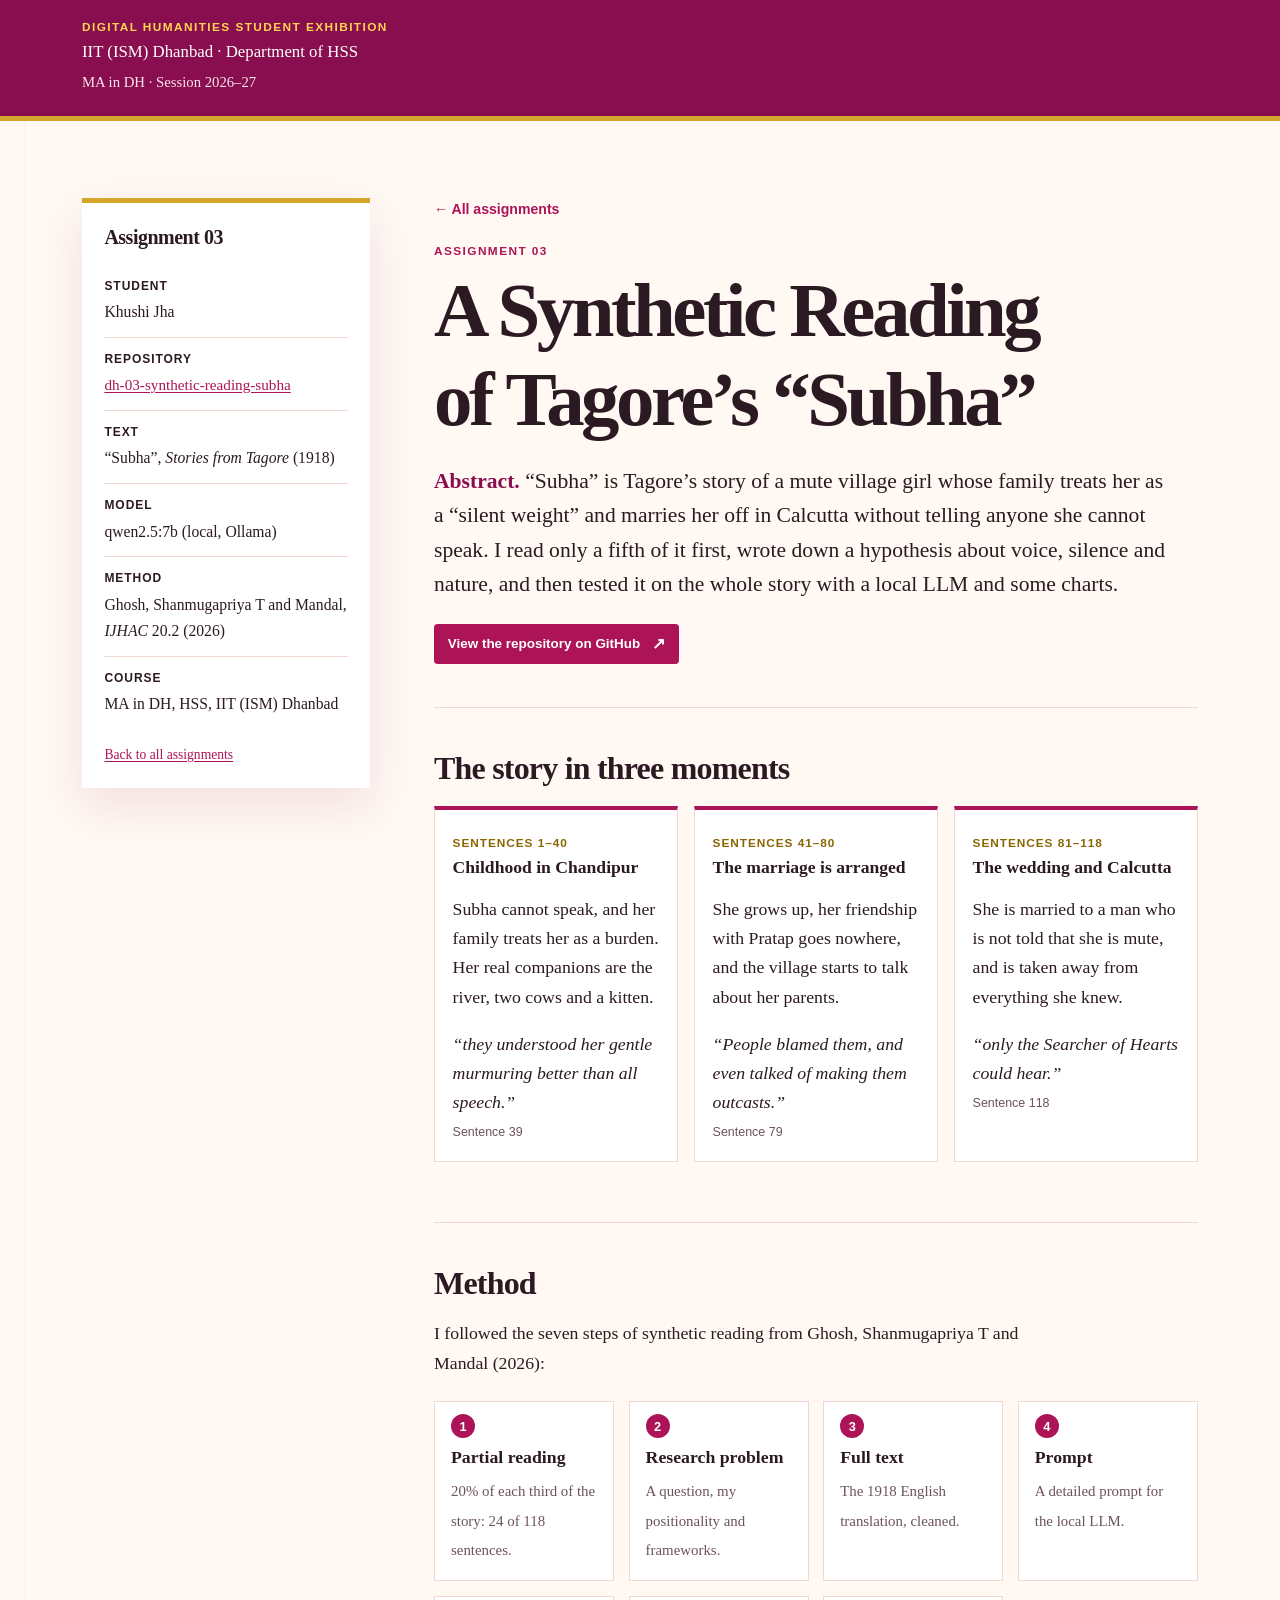
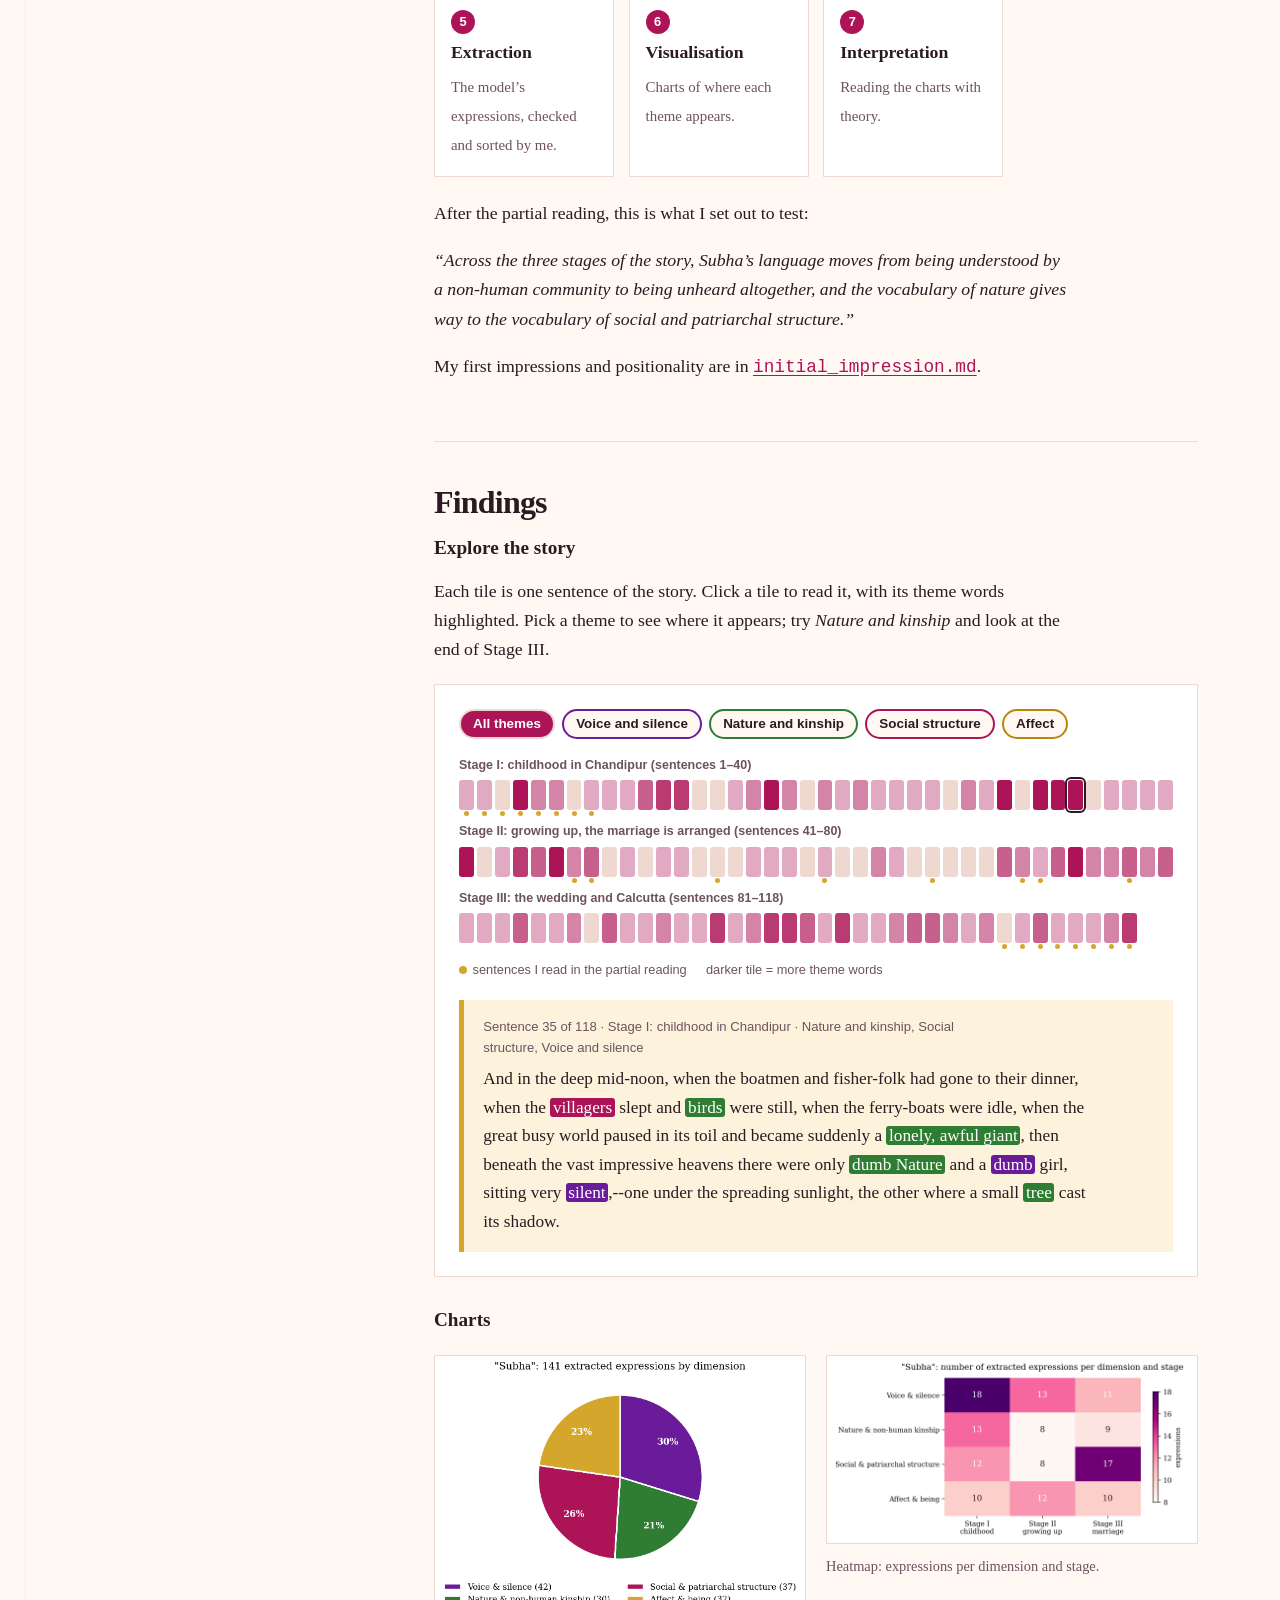
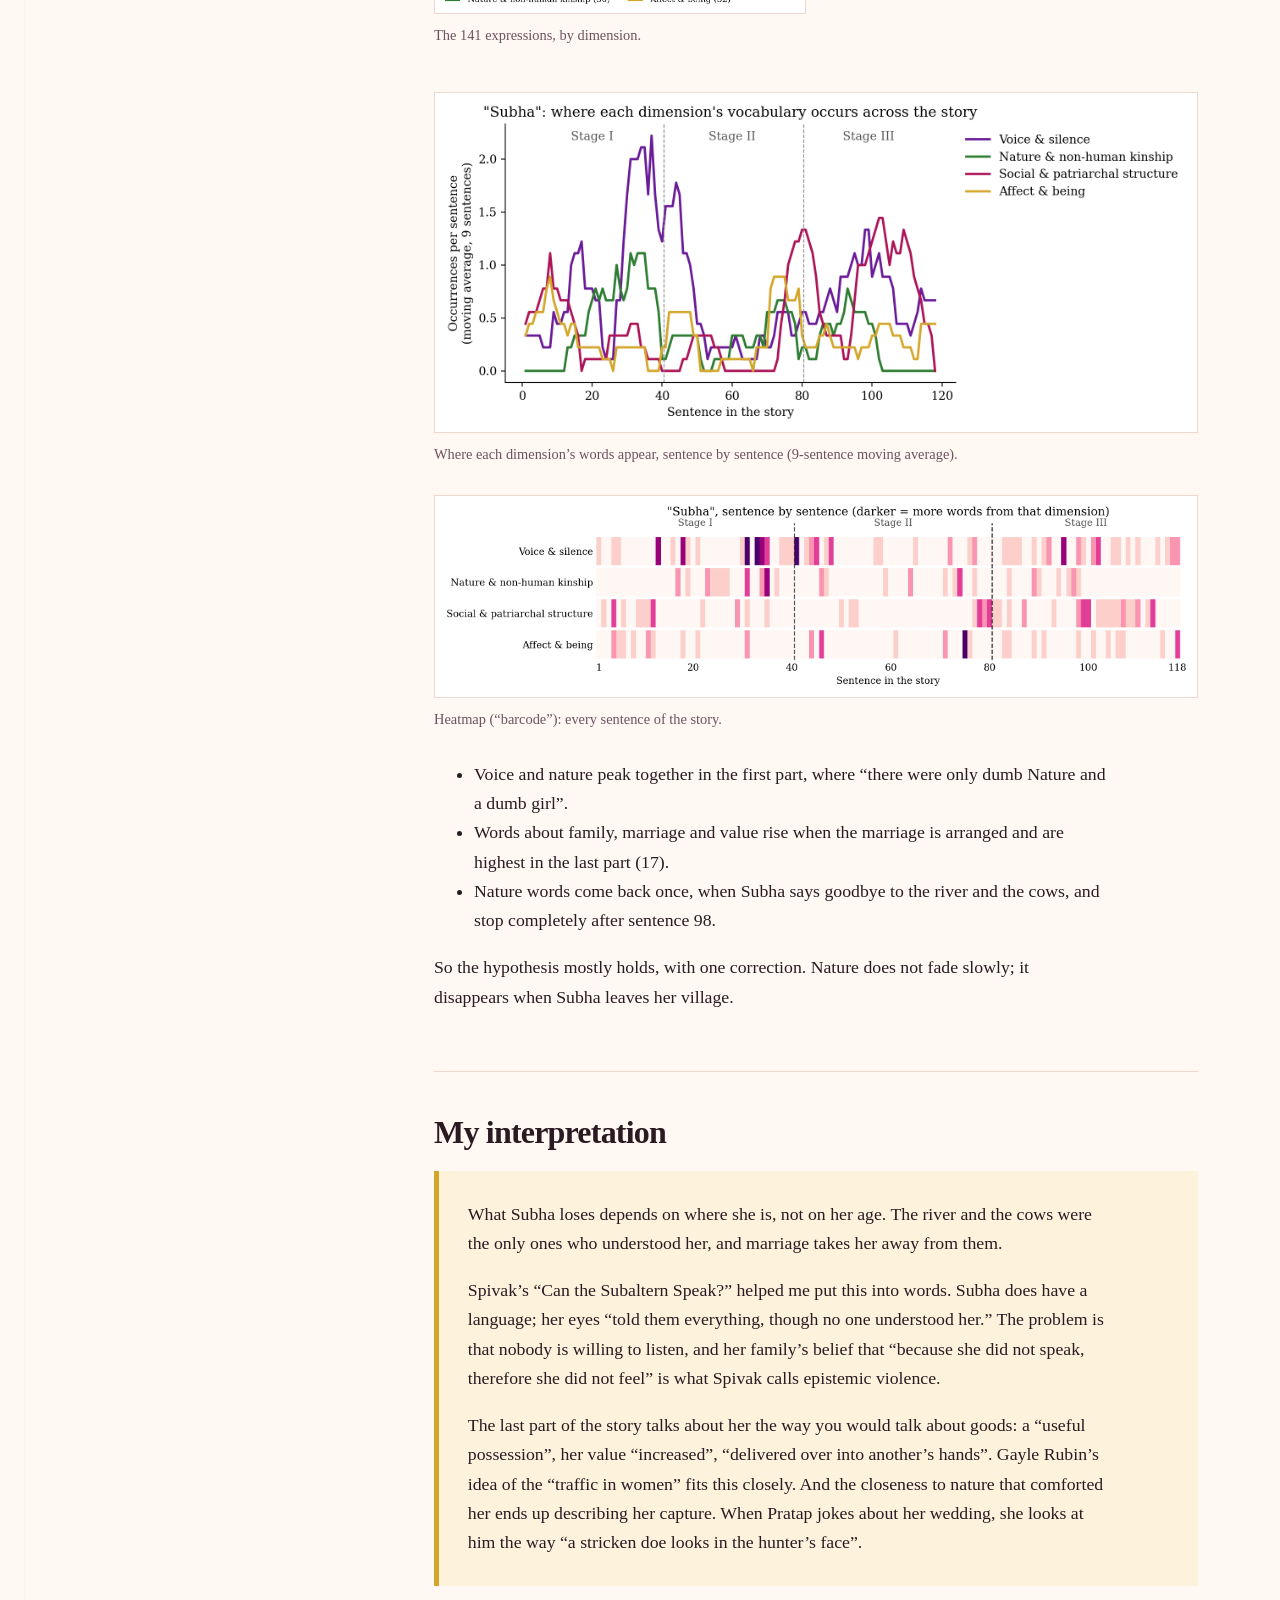
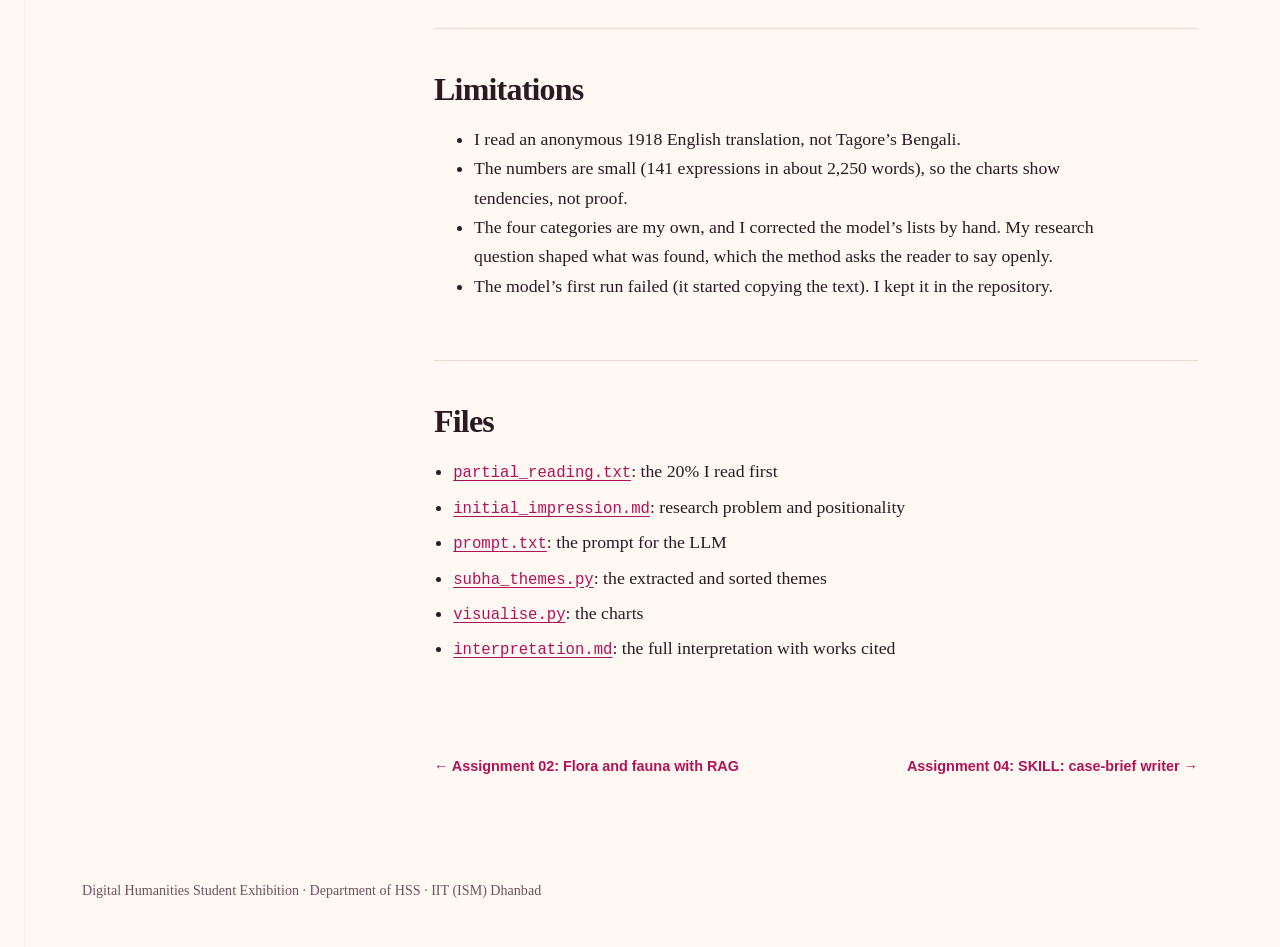
<file: assignment-03.html>
<!doctype html>
<html lang="en">
  <head>
    <meta charset="utf-8">
    <meta name="viewport" content="width=device-width, initial-scale=1">
    <meta name="description" content="A Synthetic Reading of Tagore&rsquo;s &ldquo;Subha&rdquo;">
    <title>Assignment 03: Synthetic reading of &ldquo;Subha&rdquo; | Khushi Jha</title>
    <link rel="stylesheet" href="assets/site.css">
  </head>
  <body>
    <a class="skip-link" href="#main-content">Skip to the assignment</a>
    <header class="site-header">
      <div class="header-inner">
        <p class="eyebrow">Digital Humanities Student Exhibition</p>
        <p class="wordmark">IIT (ISM) Dhanbad &middot; Department of HSS</p>
        <p class="course-line">MA in DH &middot; Session 2026&ndash;27</p>
      </div>
    </header>
    <div class="layout">
      <aside class="student-card" aria-labelledby="details-heading">
        <h2 id="details-heading">Assignment 03</h2>
        <dl class="metadata">
          <div><dt>Student</dt><dd>Khushi Jha</dd></div>
          <div><dt>Repository</dt><dd><a href="https://github.com/jha-khushi/dh-03-synthetic-reading-subha" target="_blank" rel="noopener noreferrer">dh-03-synthetic-reading-subha</a></dd></div>
          <div><dt>Text</dt><dd>&ldquo;Subha&rdquo;, <em>Stories from Tagore</em> (1918)</dd></div>
          <div><dt>Model</dt><dd>qwen2.5:7b (local, Ollama)</dd></div>
          <div><dt>Method</dt><dd>Ghosh, Shanmugapriya T and Mandal, <em>IJHAC</em> 20.2 (2026)</dd></div>
          <div><dt>Course</dt><dd>MA in DH, HSS, IIT (ISM) Dhanbad</dd></div>
        </dl>
        <p class="student-note"><a href="index.html">Back to all assignments</a></p>
      </aside>
      <main id="main-content">
        <p class="page-crumb"><a href="index.html">All assignments</a></p>
        <section class="hero" aria-labelledby="page-title">
          <p class="label project-kicker">Assignment 03</p>
          <h1 id="page-title">A Synthetic Reading of Tagore&rsquo;s &ldquo;Subha&rdquo;</h1>
          <p class="abstract"><strong>Abstract.</strong> &ldquo;Subha&rdquo; is Tagore&rsquo;s story of a mute village girl whose family treats her as a &ldquo;silent weight&rdquo; and marries her off in Calcutta without telling anyone she cannot speak. I read only a fifth of it first, wrote down a hypothesis about voice, silence and nature, and then tested it on the whole story with a local LLM and some charts.</p>
          <div class="button-row"><a class="repository-link" href="https://github.com/jha-khushi/dh-03-synthetic-reading-subha" target="_blank" rel="noopener noreferrer">View the repository on GitHub</a></div>
        </section>
        <section class="page-section">
          <h2>The story in three moments</h2>
<ol class="moments"><li><span class="when">Sentences 1&ndash;40</span><h3>Childhood in Chandipur</h3><p>Subha cannot speak, and her family treats her as a burden. Her real companions are the river, two cows and a kitten.</p><blockquote>&ldquo;they understood her gentle murmuring better than all speech.&rdquo;<cite>Sentence 39</cite></blockquote></li><li><span class="when">Sentences 41&ndash;80</span><h3>The marriage is arranged</h3><p>She grows up, her friendship with Pratap goes nowhere, and the village starts to talk about her parents.</p><blockquote>&ldquo;People blamed them, and even talked of making them outcasts.&rdquo;<cite>Sentence 79</cite></blockquote></li><li><span class="when">Sentences 81&ndash;118</span><h3>The wedding and Calcutta</h3><p>She is married to a man who is not told that she is mute, and is taken away from everything she knew.</p><blockquote>&ldquo;only the Searcher of Hearts could hear.&rdquo;<cite>Sentence 118</cite></blockquote></li></ol>
        </section>
        <section class="page-section">
          <h2>Method</h2>
<p>I followed the seven steps of synthetic reading from Ghosh, Shanmugapriya T and Mandal (2026):</p>
<ol class="steps">
<li><strong>Partial reading</strong><span>20% of each third of the story: 24 of 118 sentences.</span></li>
<li><strong>Research problem</strong><span>A question, my positionality and frameworks.</span></li>
<li><strong>Full text</strong><span>The 1918 English translation, cleaned.</span></li>
<li><strong>Prompt</strong><span>A detailed prompt for the local LLM.</span></li>
<li><strong>Extraction</strong><span>The model&rsquo;s expressions, checked and sorted by me.</span></li>
<li><strong>Visualisation</strong><span>Charts of where each theme appears.</span></li>
<li><strong>Interpretation</strong><span>Reading the charts with theory.</span></li>
</ol>
<p>After the partial reading, this is what I set out to test:</p>
<p class="quote">&ldquo;Across the three stages of the story, Subha&rsquo;s language moves from being understood by a non-human community to being unheard altogether, and the vocabulary of nature gives way to the vocabulary of social and patriarchal structure.&rdquo;</p>
<p>My first impressions and positionality are in <a href="https://github.com/jha-khushi/dh-03-synthetic-reading-subha/blob/main/initial_impression.md" target="_blank" rel="noopener noreferrer"><code>initial_impression.md</code></a>.</p>
        </section>
        <section class="page-section">
          <h2>Findings</h2>
<h3>Explore the story</h3>
<p>Each tile is one sentence of the story. Click a tile to read it, with its theme words highlighted. Pick a theme to see where it appears; try <em>Nature and kinship</em> and look at the end of Stage III.</p>
<div class="explorer">
<div class="dim-filters" role="group" aria-label="Show a theme"><button type="button" data-dim="all" aria-pressed="true">All themes</button><button type="button" data-dim="Voice" style="--dim:#6a1b9a" aria-pressed="false">Voice and silence</button><button type="button" data-dim="Nature" style="--dim:#2e7d32" aria-pressed="false">Nature and kinship</button><button type="button" data-dim="Structure" style="--dim:#ad1457" aria-pressed="false">Social structure</button><button type="button" data-dim="Affect" style="--dim:#b8860b" aria-pressed="false">Affect</button></div>
<div class="stage-strip"><p class="stage-label">Stage I: childhood in Chandipur (sentences 1&ndash;40)</p><div class="tiles"><button type="button" class="tile partial" data-i="0" aria-label="Sentence 1" aria-pressed="false"></button><button type="button" class="tile partial" data-i="1" aria-label="Sentence 2" aria-pressed="false"></button><button type="button" class="tile partial" data-i="2" aria-label="Sentence 3" aria-pressed="false"></button><button type="button" class="tile partial" data-i="3" aria-label="Sentence 4" aria-pressed="false"></button><button type="button" class="tile partial" data-i="4" aria-label="Sentence 5" aria-pressed="false"></button><button type="button" class="tile partial" data-i="5" aria-label="Sentence 6" aria-pressed="false"></button><button type="button" class="tile partial" data-i="6" aria-label="Sentence 7" aria-pressed="false"></button><button type="button" class="tile partial" data-i="7" aria-label="Sentence 8" aria-pressed="false"></button><button type="button" class="tile" data-i="8" aria-label="Sentence 9" aria-pressed="false"></button><button type="button" class="tile" data-i="9" aria-label="Sentence 10" aria-pressed="false"></button><button type="button" class="tile" data-i="10" aria-label="Sentence 11" aria-pressed="false"></button><button type="button" class="tile" data-i="11" aria-label="Sentence 12" aria-pressed="false"></button><button type="button" class="tile" data-i="12" aria-label="Sentence 13" aria-pressed="false"></button><button type="button" class="tile" data-i="13" aria-label="Sentence 14" aria-pressed="false"></button><button type="button" class="tile" data-i="14" aria-label="Sentence 15" aria-pressed="false"></button><button type="button" class="tile" data-i="15" aria-label="Sentence 16" aria-pressed="false"></button><button type="button" class="tile" data-i="16" aria-label="Sentence 17" aria-pressed="false"></button><button type="button" class="tile" data-i="17" aria-label="Sentence 18" aria-pressed="false"></button><button type="button" class="tile" data-i="18" aria-label="Sentence 19" aria-pressed="false"></button><button type="button" class="tile" data-i="19" aria-label="Sentence 20" aria-pressed="false"></button><button type="button" class="tile" data-i="20" aria-label="Sentence 21" aria-pressed="false"></button><button type="button" class="tile" data-i="21" aria-label="Sentence 22" aria-pressed="false"></button><button type="button" class="tile" data-i="22" aria-label="Sentence 23" aria-pressed="false"></button><button type="button" class="tile" data-i="23" aria-label="Sentence 24" aria-pressed="false"></button><button type="button" class="tile" data-i="24" aria-label="Sentence 25" aria-pressed="false"></button><button type="button" class="tile" data-i="25" aria-label="Sentence 26" aria-pressed="false"></button><button type="button" class="tile" data-i="26" aria-label="Sentence 27" aria-pressed="false"></button><button type="button" class="tile" data-i="27" aria-label="Sentence 28" aria-pressed="false"></button><button type="button" class="tile" data-i="28" aria-label="Sentence 29" aria-pressed="false"></button><button type="button" class="tile" data-i="29" aria-label="Sentence 30" aria-pressed="false"></button><button type="button" class="tile" data-i="30" aria-label="Sentence 31" aria-pressed="false"></button><button type="button" class="tile" data-i="31" aria-label="Sentence 32" aria-pressed="false"></button><button type="button" class="tile" data-i="32" aria-label="Sentence 33" aria-pressed="false"></button><button type="button" class="tile" data-i="33" aria-label="Sentence 34" aria-pressed="false"></button><button type="button" class="tile" data-i="34" aria-label="Sentence 35" aria-pressed="false"></button><button type="button" class="tile" data-i="35" aria-label="Sentence 36" aria-pressed="false"></button><button type="button" class="tile" data-i="36" aria-label="Sentence 37" aria-pressed="false"></button><button type="button" class="tile" data-i="37" aria-label="Sentence 38" aria-pressed="false"></button><button type="button" class="tile" data-i="38" aria-label="Sentence 39" aria-pressed="false"></button><button type="button" class="tile" data-i="39" aria-label="Sentence 40" aria-pressed="false"></button></div></div>
<div class="stage-strip"><p class="stage-label">Stage II: growing up, the marriage is arranged (sentences 41&ndash;80)</p><div class="tiles"><button type="button" class="tile" data-i="40" aria-label="Sentence 41" aria-pressed="false"></button><button type="button" class="tile" data-i="41" aria-label="Sentence 42" aria-pressed="false"></button><button type="button" class="tile" data-i="42" aria-label="Sentence 43" aria-pressed="false"></button><button type="button" class="tile" data-i="43" aria-label="Sentence 44" aria-pressed="false"></button><button type="button" class="tile" data-i="44" aria-label="Sentence 45" aria-pressed="false"></button><button type="button" class="tile" data-i="45" aria-label="Sentence 46" aria-pressed="false"></button><button type="button" class="tile partial" data-i="46" aria-label="Sentence 47" aria-pressed="false"></button><button type="button" class="tile partial" data-i="47" aria-label="Sentence 48" aria-pressed="false"></button><button type="button" class="tile" data-i="48" aria-label="Sentence 49" aria-pressed="false"></button><button type="button" class="tile" data-i="49" aria-label="Sentence 50" aria-pressed="false"></button><button type="button" class="tile" data-i="50" aria-label="Sentence 51" aria-pressed="false"></button><button type="button" class="tile" data-i="51" aria-label="Sentence 52" aria-pressed="false"></button><button type="button" class="tile" data-i="52" aria-label="Sentence 53" aria-pressed="false"></button><button type="button" class="tile" data-i="53" aria-label="Sentence 54" aria-pressed="false"></button><button type="button" class="tile partial" data-i="54" aria-label="Sentence 55" aria-pressed="false"></button><button type="button" class="tile" data-i="55" aria-label="Sentence 56" aria-pressed="false"></button><button type="button" class="tile" data-i="56" aria-label="Sentence 57" aria-pressed="false"></button><button type="button" class="tile" data-i="57" aria-label="Sentence 58" aria-pressed="false"></button><button type="button" class="tile" data-i="58" aria-label="Sentence 59" aria-pressed="false"></button><button type="button" class="tile" data-i="59" aria-label="Sentence 60" aria-pressed="false"></button><button type="button" class="tile partial" data-i="60" aria-label="Sentence 61" aria-pressed="false"></button><button type="button" class="tile" data-i="61" aria-label="Sentence 62" aria-pressed="false"></button><button type="button" class="tile" data-i="62" aria-label="Sentence 63" aria-pressed="false"></button><button type="button" class="tile" data-i="63" aria-label="Sentence 64" aria-pressed="false"></button><button type="button" class="tile" data-i="64" aria-label="Sentence 65" aria-pressed="false"></button><button type="button" class="tile" data-i="65" aria-label="Sentence 66" aria-pressed="false"></button><button type="button" class="tile partial" data-i="66" aria-label="Sentence 67" aria-pressed="false"></button><button type="button" class="tile" data-i="67" aria-label="Sentence 68" aria-pressed="false"></button><button type="button" class="tile" data-i="68" aria-label="Sentence 69" aria-pressed="false"></button><button type="button" class="tile" data-i="69" aria-label="Sentence 70" aria-pressed="false"></button><button type="button" class="tile" data-i="70" aria-label="Sentence 71" aria-pressed="false"></button><button type="button" class="tile partial" data-i="71" aria-label="Sentence 72" aria-pressed="false"></button><button type="button" class="tile partial" data-i="72" aria-label="Sentence 73" aria-pressed="false"></button><button type="button" class="tile" data-i="73" aria-label="Sentence 74" aria-pressed="false"></button><button type="button" class="tile" data-i="74" aria-label="Sentence 75" aria-pressed="false"></button><button type="button" class="tile" data-i="75" aria-label="Sentence 76" aria-pressed="false"></button><button type="button" class="tile" data-i="76" aria-label="Sentence 77" aria-pressed="false"></button><button type="button" class="tile partial" data-i="77" aria-label="Sentence 78" aria-pressed="false"></button><button type="button" class="tile" data-i="78" aria-label="Sentence 79" aria-pressed="false"></button><button type="button" class="tile" data-i="79" aria-label="Sentence 80" aria-pressed="false"></button></div></div>
<div class="stage-strip"><p class="stage-label">Stage III: the wedding and Calcutta (sentences 81&ndash;118)</p><div class="tiles"><button type="button" class="tile" data-i="80" aria-label="Sentence 81" aria-pressed="false"></button><button type="button" class="tile" data-i="81" aria-label="Sentence 82" aria-pressed="false"></button><button type="button" class="tile" data-i="82" aria-label="Sentence 83" aria-pressed="false"></button><button type="button" class="tile" data-i="83" aria-label="Sentence 84" aria-pressed="false"></button><button type="button" class="tile" data-i="84" aria-label="Sentence 85" aria-pressed="false"></button><button type="button" class="tile" data-i="85" aria-label="Sentence 86" aria-pressed="false"></button><button type="button" class="tile" data-i="86" aria-label="Sentence 87" aria-pressed="false"></button><button type="button" class="tile" data-i="87" aria-label="Sentence 88" aria-pressed="false"></button><button type="button" class="tile" data-i="88" aria-label="Sentence 89" aria-pressed="false"></button><button type="button" class="tile" data-i="89" aria-label="Sentence 90" aria-pressed="false"></button><button type="button" class="tile" data-i="90" aria-label="Sentence 91" aria-pressed="false"></button><button type="button" class="tile" data-i="91" aria-label="Sentence 92" aria-pressed="false"></button><button type="button" class="tile" data-i="92" aria-label="Sentence 93" aria-pressed="false"></button><button type="button" class="tile" data-i="93" aria-label="Sentence 94" aria-pressed="false"></button><button type="button" class="tile" data-i="94" aria-label="Sentence 95" aria-pressed="false"></button><button type="button" class="tile" data-i="95" aria-label="Sentence 96" aria-pressed="false"></button><button type="button" class="tile" data-i="96" aria-label="Sentence 97" aria-pressed="false"></button><button type="button" class="tile" data-i="97" aria-label="Sentence 98" aria-pressed="false"></button><button type="button" class="tile" data-i="98" aria-label="Sentence 99" aria-pressed="false"></button><button type="button" class="tile" data-i="99" aria-label="Sentence 100" aria-pressed="false"></button><button type="button" class="tile" data-i="100" aria-label="Sentence 101" aria-pressed="false"></button><button type="button" class="tile" data-i="101" aria-label="Sentence 102" aria-pressed="false"></button><button type="button" class="tile" data-i="102" aria-label="Sentence 103" aria-pressed="false"></button><button type="button" class="tile" data-i="103" aria-label="Sentence 104" aria-pressed="false"></button><button type="button" class="tile" data-i="104" aria-label="Sentence 105" aria-pressed="false"></button><button type="button" class="tile" data-i="105" aria-label="Sentence 106" aria-pressed="false"></button><button type="button" class="tile" data-i="106" aria-label="Sentence 107" aria-pressed="false"></button><button type="button" class="tile" data-i="107" aria-label="Sentence 108" aria-pressed="false"></button><button type="button" class="tile" data-i="108" aria-label="Sentence 109" aria-pressed="false"></button><button type="button" class="tile" data-i="109" aria-label="Sentence 110" aria-pressed="false"></button><button type="button" class="tile partial" data-i="110" aria-label="Sentence 111" aria-pressed="false"></button><button type="button" class="tile partial" data-i="111" aria-label="Sentence 112" aria-pressed="false"></button><button type="button" class="tile partial" data-i="112" aria-label="Sentence 113" aria-pressed="false"></button><button type="button" class="tile partial" data-i="113" aria-label="Sentence 114" aria-pressed="false"></button><button type="button" class="tile partial" data-i="114" aria-label="Sentence 115" aria-pressed="false"></button><button type="button" class="tile partial" data-i="115" aria-label="Sentence 116" aria-pressed="false"></button><button type="button" class="tile partial" data-i="116" aria-label="Sentence 117" aria-pressed="false"></button><button type="button" class="tile partial" data-i="117" aria-label="Sentence 118" aria-pressed="false"></button></div></div>
<p class="explorer-key"><span><span class="dot"></span>sentences I read in the partial reading</span><span>darker tile = more theme words</span></p>
<div class="sentence-view" id="sentence-view" aria-live="polite"></div>
</div>
<script>
(() => {
  const D = {"s": [{"n": 1, "stage": 0, "text": "When the girl was given the name of Subhashini, who could have guessed that she would prove dumb?", "partial": true, "spans": [[92, 96, "Voice"]], "dims": ["Voice"]}, {"n": 2, "stage": 0, "text": "Her two elder sisters were Sukeshini and Suhasini, and for the sake of uniformity her father named his youngest girl Subhashini.", "partial": true, "spans": [[86, 92, "Structure"]], "dims": ["Structure"]}, {"n": 3, "stage": 0, "text": "She was called Subha for short.", "partial": true, "spans": [], "dims": []}, {"n": 4, "stage": 0, "text": "Her two elder sisters had been married with the usual cost and difficulty, and now the youngest daughter lay like a silent weight upon the heart of her parents.", "partial": true, "spans": [[31, 38, "Structure"], [54, 73, "Structure"], [116, 129, "Affect"], [139, 144, "Affect"], [152, 159, "Structure"]], "dims": ["Affect", "Structure"]}, {"n": 5, "stage": 0, "text": "All the world seemed to think that, because she did not speak, therefore she did not feel; it discussed her future and its own anxiety freely in her presence.", "partial": true, "spans": [[56, 61, "Voice"], [127, 134, "Affect"]], "dims": ["Affect", "Voice"]}, {"n": 6, "stage": 0, "text": "She had understood from her earliest childhood that God had sent her like a curse to her father's house, so she withdrew herself from ordinary people and tried to live apart.", "partial": true, "spans": [[76, 81, "Affect"], [89, 103, "Structure"]], "dims": ["Affect", "Structure"]}, {"n": 7, "stage": 0, "text": "If only they would all forget her she felt she could endure it.", "partial": true, "spans": [], "dims": []}, {"n": 8, "stage": 0, "text": "But who can forget pain?", "partial": true, "spans": [[19, 23, "Affect"]], "dims": ["Affect"]}, {"n": 9, "stage": 0, "text": "Night and day her parents' minds were aching on her account.", "partial": false, "spans": [[18, 32, "Structure"]], "dims": ["Structure"]}, {"n": 10, "stage": 0, "text": "Especially her mother looked upon her as a deformity in herself.", "partial": false, "spans": [[15, 63, "Structure"]], "dims": ["Structure"]}, {"n": 11, "stage": 0, "text": "To a mother a daughter is a more closely intimate part of herself than a son can be; and a fault in her is a source of personal shame.", "partial": false, "spans": [[5, 11, "Structure"], [91, 96, "Affect"], [128, 133, "Affect"]], "dims": ["Affect", "Structure"]}, {"n": 12, "stage": 0, "text": "Banikantha, Subha's father, loved her rather better than his other daughters; her mother regarded her with aversion as a stain upon her own body.", "partial": false, "spans": [[20, 26, "Structure"], [67, 76, "Structure"], [82, 88, "Structure"], [107, 115, "Affect"]], "dims": ["Affect", "Structure"]}, {"n": 13, "stage": 0, "text": "If Subha lacked speech, she did not lack a pair of large dark eyes, shaded with long lashes; and her lips trembled like a leaf in response to any thought that rose in her mind.", "partial": false, "spans": [[16, 22, "Voice"], [62, 66, "Voice"], [80, 91, "Voice"], [101, 105, "Voice"]], "dims": ["Voice"]}, {"n": 14, "stage": 0, "text": "When we express our thought in words, the medium is not found easily.", "partial": false, "spans": [], "dims": []}, {"n": 15, "stage": 0, "text": "There must be a process of translation, which is often inexact, and then we fall into error.", "partial": false, "spans": [], "dims": []}, {"n": 16, "stage": 0, "text": "But black eyes need no translating; the mind itself throws a shadow upon them.", "partial": false, "spans": [[10, 14, "Voice"]], "dims": ["Voice"]}, {"n": 17, "stage": 0, "text": "In them thought opens or shuts, shines forth or goes out in darkness, hangs steadfast like the setting moon or like the swift and restless lightning illumines all quarters of the sky.", "partial": false, "spans": [[103, 107, "Nature"], [179, 182, "Nature"]], "dims": ["Nature"]}, {"n": 18, "stage": 0, "text": "They who from birth have had no other speech than the trembling of their lips learn a language of the eyes, endless in expression, deep as the sea, clear as the heavens, wherein play dawn and sunset, light and shadow.", "partial": false, "spans": [[38, 44, "Voice"], [54, 63, "Affect"], [73, 77, "Voice"], [86, 94, "Voice"], [102, 106, "Voice"]], "dims": ["Affect", "Voice"]}, {"n": 19, "stage": 0, "text": "The dumb have a lonely grandeur like Nature's own.", "partial": false, "spans": [[4, 8, "Voice"], [16, 49, "Nature"]], "dims": ["Nature", "Voice"]}, {"n": 20, "stage": 0, "text": "Wherefore the other children almost dreaded Subha and never played with her.", "partial": false, "spans": [], "dims": []}, {"n": 21, "stage": 0, "text": "She was silent and companionless as noontide.", "partial": false, "spans": [[8, 14, "Voice"], [19, 32, "Affect"]], "dims": ["Affect", "Voice"]}, {"n": 22, "stage": 0, "text": "The hamlet where she lived was Chandipur.", "partial": false, "spans": [[4, 10, "Structure"]], "dims": ["Structure"]}, {"n": 23, "stage": 0, "text": "Its river, small for a river of Bengal, kept to its narrow bounds like a daughter of the middle class.", "partial": false, "spans": [[4, 9, "Nature"], [23, 28, "Nature"]], "dims": ["Nature"]}, {"n": 24, "stage": 0, "text": "This busy streak of water never overflowed its banks, but went about its duties as though it were a member of every family in the villages beside it.", "partial": false, "spans": [[20, 25, "Nature"]], "dims": ["Nature"]}, {"n": 25, "stage": 0, "text": "On either side were houses and banks shaded with trees.", "partial": false, "spans": [[49, 54, "Nature"]], "dims": ["Nature"]}, {"n": 26, "stage": 0, "text": "So stepping from her queenly throne, the river-goddess became a garden deity of each home, and forgetful of herself performed her task of endless benediction with swift and cheerful foot.", "partial": false, "spans": [[41, 46, "Nature"]], "dims": ["Nature"]}, {"n": 27, "stage": 0, "text": "Banikantha's house looked out upon the stream.", "partial": false, "spans": [[39, 45, "Nature"]], "dims": ["Nature"]}, {"n": 28, "stage": 0, "text": "Every hut and stack in the place could be seen by the passing boatmen.", "partial": false, "spans": [], "dims": []}, {"n": 29, "stage": 0, "text": "I know not if amid these signs of worldly wealth any one noticed the little girl who, when her work was done, stole away to the waterside and sat there.", "partial": false, "spans": [[42, 48, "Structure"], [95, 99, "Structure"]], "dims": ["Structure"]}, {"n": 30, "stage": 0, "text": "But here Nature fulfilled her want of speech and spoke for her.", "partial": false, "spans": [[38, 44, "Voice"]], "dims": ["Voice"]}, {"n": 31, "stage": 0, "text": "The murmur of the brook, the voice of the village folk, the songs of the boatmen, the crying of the birds and rustle of trees mingled and were one with the trembling of her heart.", "partial": false, "spans": [[4, 10, "Voice"], [18, 23, "Nature"], [29, 34, "Voice"], [42, 49, "Structure"], [60, 65, "Voice"], [86, 92, "Voice"], [100, 105, "Nature"], [110, 116, "Voice"], [120, 125, "Nature"], [156, 165, "Affect"], [173, 178, "Affect"]], "dims": ["Affect", "Nature", "Structure", "Voice"]}, {"n": 32, "stage": 0, "text": "They became one vast wave of sound which beat upon her restless soul.", "partial": false, "spans": [], "dims": []}, {"n": 33, "stage": 0, "text": "This murmur and movement of Nature were the dumb girl's language; that speech of the dark eyes, which the long lashes shaded, was the language of the world about her.", "partial": false, "spans": [[5, 11, "Voice"], [44, 64, "Voice"], [71, 94, "Voice"], [106, 117, "Voice"], [134, 142, "Voice"]], "dims": ["Voice"]}, {"n": 34, "stage": 0, "text": "From the trees, where the cicalas chirped, to the quiet stars there was nothing but signs and gestures, weeping and sighing.", "partial": false, "spans": [[9, 14, "Nature"], [50, 55, "Voice"], [56, 61, "Nature"], [84, 102, "Voice"], [104, 111, "Voice"], [116, 123, "Voice"]], "dims": ["Nature", "Voice"]}, {"n": 35, "stage": 0, "text": "And in the deep mid-noon, when the boatmen and fisher-folk had gone to their dinner, when the villagers slept and birds were still, when the ferry-boats were idle, when the great busy world paused in its toil and became suddenly a lonely, awful giant, then beneath the vast impressive heavens there were only dumb Nature and a dumb girl, sitting very silent,--one under the spreading sunlight, the other where a small tree cast its shadow.", "partial": false, "spans": [[94, 103, "Structure"], [114, 119, "Nature"], [231, 250, "Nature"], [309, 320, "Nature"], [327, 331, "Voice"], [351, 357, "Voice"], [418, 422, "Nature"]], "dims": ["Nature", "Structure", "Voice"]}, {"n": 36, "stage": 0, "text": "But Subha was not altogether without friends.", "partial": false, "spans": [], "dims": []}, {"n": 37, "stage": 0, "text": "In the stall were two cows, Sarbbashi and Panguli.", "partial": false, "spans": [[22, 26, "Nature"]], "dims": ["Nature"]}, {"n": 38, "stage": 0, "text": "They had never heard their names from her lips, but they knew her footfall.", "partial": false, "spans": [[42, 46, "Voice"]], "dims": ["Voice"]}, {"n": 39, "stage": 0, "text": "Though she had no words, she murmured lovingly and they understood her gentle murmuring better than all speech.", "partial": false, "spans": [[104, 110, "Voice"]], "dims": ["Voice"]}, {"n": 40, "stage": 0, "text": "When she fondled them or scolded or coaxed them, they understood her better than men could do.", "partial": false, "spans": [[25, 32, "Voice"]], "dims": ["Voice"]}, {"n": 41, "stage": 1, "text": "Subha would come to the shed and throw her arms round Sarbbashi's neck; she would rub her cheek against her friend's, and Panguli would turn her great kind eyes and lick her face.", "partial": false, "spans": [[43, 47, "Voice"], [66, 70, "Voice"], [82, 85, "Voice"], [90, 95, "Voice"], [156, 160, "Voice"]], "dims": ["Voice"]}, {"n": 42, "stage": 1, "text": "The girl paid them three regular visits every day and others that were irregular.", "partial": false, "spans": [], "dims": []}, {"n": 43, "stage": 1, "text": "Whenever she heard any words that hurt her, she would come to these dumb friends out of due time.", "partial": false, "spans": [[68, 72, "Voice"]], "dims": ["Voice"]}, {"n": 44, "stage": 1, "text": "It was as though they guessed her anguish of spirit from her quiet look of sadness.", "partial": false, "spans": [[34, 41, "Affect"], [61, 66, "Voice"], [67, 71, "Voice"], [75, 82, "Affect"]], "dims": ["Affect", "Voice"]}, {"n": 45, "stage": 1, "text": "Coming close to her, they would rub their horns softly against her arms, and in dumb, puzzled fashion try to comfort her.", "partial": false, "spans": [[32, 35, "Voice"], [67, 71, "Voice"], [80, 84, "Voice"]], "dims": ["Voice"]}, {"n": 46, "stage": 1, "text": "Besides these two, there were goats and a kitten; but Subha had not the same equality of friendship with them, though they showed the same attachment.", "partial": false, "spans": [[30, 35, "Nature"], [42, 48, "Nature"], [77, 85, "Affect"], [89, 99, "Affect"], [139, 149, "Affect"]], "dims": ["Affect", "Nature"]}, {"n": 47, "stage": 1, "text": "Every time it got a chance, night or day, the kitten would jump into her lap, and settle down to slumber, and show its appreciation of an aid to sleep as Subha drew her soft fingers over its neck and back.", "partial": true, "spans": [[46, 52, "Nature"], [191, 195, "Voice"]], "dims": ["Nature", "Voice"]}, {"n": 48, "stage": 1, "text": "Subha had a comrade also among the higher animals, and it is hard to say what were the girl's relations with him; for he could speak, and his gift of speech left them without any common language.", "partial": true, "spans": [[127, 132, "Voice"], [150, 156, "Voice"], [186, 194, "Voice"]], "dims": ["Voice"]}, {"n": 49, "stage": 1, "text": "He was the youngest boy of the Gosains, Pratap by name, an idle fellow.", "partial": false, "spans": [], "dims": []}, {"n": 50, "stage": 1, "text": "After long effort, his parents had abandoned the hope that he would ever make his living.", "partial": false, "spans": [[23, 30, "Structure"]], "dims": ["Structure"]}, {"n": 51, "stage": 1, "text": "Now losels have this advantage, that, though their own folk disapprove of them, they are generally popular with every one else.", "partial": false, "spans": [], "dims": []}, {"n": 52, "stage": 1, "text": "Having no work to chain them, they become public property.", "partial": false, "spans": [[10, 14, "Structure"]], "dims": ["Structure"]}, {"n": 53, "stage": 1, "text": "Just as every town needs an open space where all may breathe, so a village needs two or three gentlemen of leisure, who can give time to all; then, if we are lazy and want a companion, one is to hand.", "partial": false, "spans": [[67, 74, "Structure"]], "dims": ["Structure"]}, {"n": 54, "stage": 1, "text": "Pratap's chief ambition was to catch fish.", "partial": false, "spans": [], "dims": []}, {"n": 55, "stage": 1, "text": "He managed to waste a lot of time this way, and might be seen almost any afternoon so employed.", "partial": true, "spans": [], "dims": []}, {"n": 56, "stage": 1, "text": "It was thus most often that he met Subha.", "partial": false, "spans": [], "dims": []}, {"n": 57, "stage": 1, "text": "Whatever he was about, he liked a companion; and, when one is catching fish, a silent companion is best of all.", "partial": false, "spans": [[79, 85, "Voice"]], "dims": ["Voice"]}, {"n": 58, "stage": 1, "text": "Pratap respected Subha for her taciturnity, and, as every one called her Subha, he showed his affection by calling her Su.", "partial": false, "spans": [[31, 42, "Voice"]], "dims": ["Voice"]}, {"n": 59, "stage": 1, "text": "Subha used to sit beneath a tamarind, and Pratap, a little distance off, would cast his line.", "partial": false, "spans": [[28, 36, "Nature"]], "dims": ["Nature"]}, {"n": 60, "stage": 1, "text": "Pratap took with him a small allowance of betel, and Subha prepared it for him.", "partial": false, "spans": [], "dims": []}, {"n": 61, "stage": 1, "text": "And I think that, sitting and gazing a long while, she desired ardently to bring some great help to Pratap, to be of real aid, to prove by any means that she was not a useless burden to the world.", "partial": true, "spans": [[176, 182, "Affect"]], "dims": ["Affect"]}, {"n": 62, "stage": 1, "text": "But there was nothing to do.", "partial": false, "spans": [], "dims": []}, {"n": 63, "stage": 1, "text": "Then she turned to the Creator in prayer for some rare power, that by an astonishing miracle she might startle Pratap into exclaiming: \"My!", "partial": false, "spans": [], "dims": []}, {"n": 64, "stage": 1, "text": "I never dreamt our Su could have done this!\" Only think, if Subha had been a water nymph, she might have risen slowly from the river, bringing the gem of a snake's crown to the landing-place.", "partial": false, "spans": [[77, 82, "Nature"], [127, 132, "Nature"]], "dims": ["Nature"]}, {"n": 65, "stage": 1, "text": "Then Pratap, leaving his paltry fishing, might dive into the lower world, and see there, on a golden bed in a palace of silver, whom else but dumb little Su, Banikantha's child?", "partial": false, "spans": [[142, 146, "Voice"]], "dims": ["Voice"]}, {"n": 66, "stage": 1, "text": "Yes, our Su, the only daughter of the king of that shining city of jewels!", "partial": false, "spans": [], "dims": []}, {"n": 67, "stage": 1, "text": "But that might not be, it was impossible.", "partial": true, "spans": [], "dims": []}, {"n": 68, "stage": 1, "text": "Not that anything is really impossible, but Su had been born, not into the royal house of Patalpur, but into Banikantha's family, and she knew no means of astonishing the Gosains' boy.", "partial": false, "spans": [], "dims": []}, {"n": 69, "stage": 1, "text": "Gradually she grew up.", "partial": false, "spans": [], "dims": []}, {"n": 70, "stage": 1, "text": "Gradually she began to find herself.", "partial": false, "spans": [], "dims": []}, {"n": 71, "stage": 1, "text": "A new inexpressible consciousness like a tide from the central places of the sea, when the moon is full, swept through her.", "partial": false, "spans": [[6, 33, "Affect"], [55, 80, "Affect"], [91, 95, "Nature"]], "dims": ["Affect", "Nature"]}, {"n": 72, "stage": 1, "text": "She saw herself, questioned herself, but no answer came that she could understand.", "partial": true, "spans": [[17, 27, "Voice"], [44, 50, "Voice"]], "dims": ["Voice"]}, {"n": 73, "stage": 1, "text": "Once upon a time, late on a night of full moon, she slowly opened her door and peeped out timidly.", "partial": true, "spans": [[37, 46, "Nature"]], "dims": ["Nature"]}, {"n": 74, "stage": 1, "text": "Nature, herself at full moon, like lonely Subha, was looking down on the sleeping earth.", "partial": false, "spans": [[19, 28, "Nature"], [35, 47, "Nature"], [73, 87, "Nature"]], "dims": ["Nature"]}, {"n": 75, "stage": 1, "text": "Her strong young life beat within her; joy and sadness filled her being to its brim; she reached the limits even of her own illimitable loneliness, nay, passed beyond them.", "partial": false, "spans": [[4, 21, "Affect"], [39, 42, "Affect"], [47, 54, "Affect"], [124, 146, "Affect"], [153, 166, "Affect"]], "dims": ["Affect"]}, {"n": 76, "stage": 1, "text": "Her heart was heavy, and she could not speak.", "partial": false, "spans": [[4, 9, "Affect"], [29, 44, "Voice"]], "dims": ["Affect", "Voice"]}, {"n": 77, "stage": 1, "text": "At the skirts of this silent troubled Mother there stood a silent troubled girl.", "partial": false, "spans": [[7, 44, "Nature"], [59, 65, "Voice"]], "dims": ["Nature", "Voice"]}, {"n": 78, "stage": 1, "text": "The thought of her marriage filled her parents with an anxious care.", "partial": true, "spans": [[4, 27, "Structure"], [39, 46, "Structure"], [55, 67, "Structure"]], "dims": ["Structure"]}, {"n": 79, "stage": 1, "text": "People blamed them, and even talked of making them outcasts.", "partial": false, "spans": [[0, 18, "Structure"], [24, 59, "Structure"]], "dims": ["Structure"]}, {"n": 80, "stage": 1, "text": "Banikantha was well off; they had fish-curry twice daily; and consequently he did not lack enemies.", "partial": false, "spans": [[0, 23, "Structure"], [34, 56, "Structure"], [91, 98, "Structure"]], "dims": ["Structure"]}, {"n": 81, "stage": 2, "text": "Then the women interfered, and Bani went away for a few days.", "partial": false, "spans": [[9, 25, "Structure"]], "dims": ["Structure"]}, {"n": 82, "stage": 2, "text": "Presently he returned and said: \"We must go to Calcutta.\" They got ready to go to this strange country.", "partial": false, "spans": [[47, 55, "Structure"]], "dims": ["Structure"]}, {"n": 83, "stage": 2, "text": "Subha's heart was heavy with tears, like a mist-wrapt dawn.", "partial": false, "spans": [[8, 34, "Affect"]], "dims": ["Affect"]}, {"n": 84, "stage": 2, "text": "With a vague fear that had been gathering for days, she dogged her father and mother like a dumb animal.", "partial": false, "spans": [[7, 17, "Affect"], [67, 84, "Structure"], [92, 103, "Nature"]], "dims": ["Affect", "Nature", "Structure"]}, {"n": 85, "stage": 2, "text": "With her large eyes wide open, she scanned their faces as though she wished to learn something.", "partial": false, "spans": [[15, 19, "Voice"]], "dims": ["Voice"]}, {"n": 86, "stage": 2, "text": "But not a word did they vouchsafe.", "partial": false, "spans": [[4, 33, "Voice"]], "dims": ["Voice"]}, {"n": 87, "stage": 2, "text": "One afternoon in the midst of all this, as Pratap was fishing, he laughed: \"So then, Su, they have caught your bridegroom, and you are going to be married!", "partial": false, "spans": [[111, 121, "Structure"], [147, 154, "Structure"]], "dims": ["Structure"]}, {"n": 88, "stage": 2, "text": "Mind you don't forget me altogether!\" Then he turned his mind again to his fish.", "partial": false, "spans": [], "dims": []}, {"n": 89, "stage": 2, "text": "As a stricken doe looks in the hunter's face, asking in silent agony: \"What have I done to you?\" so Subha looked at Pratap.", "partial": false, "spans": [[5, 17, "Nature"], [31, 44, "Nature"], [56, 68, "Affect"]], "dims": ["Affect", "Nature"]}, {"n": 90, "stage": 2, "text": "That day she sat no longer beneath her tree.", "partial": false, "spans": [[39, 43, "Nature"]], "dims": ["Nature"]}, {"n": 91, "stage": 2, "text": "Banikantha, having finished his nap, was smoking in his bedroom when Subha dropped down at his feet and burst out weeping as she gazed towards him.", "partial": false, "spans": [[104, 121, "Affect"]], "dims": ["Affect"]}, {"n": 92, "stage": 2, "text": "Banikantha tried to comfort her, and his cheek grew wet with tears.", "partial": false, "spans": [[41, 46, "Voice"], [61, 66, "Voice"]], "dims": ["Voice"]}, {"n": 93, "stage": 2, "text": "It was settled that on the morrow they should go to Calcutta.", "partial": false, "spans": [[52, 60, "Structure"]], "dims": ["Structure"]}, {"n": 94, "stage": 2, "text": "Subha went to the cow-shed to bid farewell to her childhood's comrades.", "partial": false, "spans": [[18, 26, "Nature"]], "dims": ["Nature"]}, {"n": 95, "stage": 2, "text": "She fed them with her hand; she clasped their necks; she looked into their faces, and tears fell fast from the eyes which spoke for her.", "partial": false, "spans": [[32, 51, "Voice"], [57, 80, "Voice"], [86, 91, "Voice"], [111, 115, "Voice"]], "dims": ["Voice"]}, {"n": 96, "stage": 2, "text": "That night was the tenth of the moon.", "partial": false, "spans": [[32, 36, "Nature"]], "dims": ["Nature"]}, {"n": 97, "stage": 2, "text": "Subha left her room, and flung herself down on her grassy couch beside her dear river.", "partial": false, "spans": [[25, 63, "Nature"], [71, 85, "Nature"]], "dims": ["Nature"]}, {"n": 98, "stage": 2, "text": "It was as if she threw her arms about Earth, her strong silent mother, and tried to say: \"Do not let me leave you, mother.", "partial": false, "spans": [[17, 43, "Nature"], [56, 62, "Voice"], [63, 69, "Structure"], [90, 121, "Affect"]], "dims": ["Affect", "Nature", "Structure", "Voice"]}, {"n": 99, "stage": 2, "text": "Put your arms about me, as I have put mine about you, and hold me fast.\" One day in a house in Calcutta, Subha's mother dressed her up with great care.", "partial": false, "spans": [[9, 13, "Voice"], [95, 103, "Structure"], [113, 119, "Structure"], [120, 150, "Structure"]], "dims": ["Structure", "Voice"]}, {"n": 100, "stage": 2, "text": "She imprisoned her hair, knotting it up in laces, she hung her about with ornaments, and did her best to kill her natural beauty.", "partial": false, "spans": [[4, 23, "Structure"], [54, 83, "Structure"], [89, 128, "Structure"]], "dims": ["Structure"]}, {"n": 101, "stage": 2, "text": "Subha's eyes filled with tears.", "partial": false, "spans": [[8, 30, "Affect"]], "dims": ["Affect"]}, {"n": 102, "stage": 2, "text": "Her mother, fearing they would grow swollen with weeping, scolded her harshly, but the tears disregarded the scolding.", "partial": false, "spans": [[4, 10, "Structure"], [49, 56, "Voice"], [58, 65, "Voice"], [87, 92, "Voice"]], "dims": ["Structure", "Voice"]}, {"n": 103, "stage": 2, "text": "The bridegroom came with a friend to inspect the bride.", "partial": false, "spans": [[4, 54, "Structure"]], "dims": ["Structure"]}, {"n": 104, "stage": 2, "text": "Her parents were dizzy with anxiety and fear when they saw the god arrive to select the beast for his sacrifice.", "partial": false, "spans": [[4, 44, "Affect"]], "dims": ["Affect"]}, {"n": 105, "stage": 2, "text": "Behind the stage, the mother called her instructions aloud, and increased her daughter's weeping twofold, before she sent her into the examiner's presence.", "partial": false, "spans": [[22, 58, "Structure"], [89, 96, "Voice"]], "dims": ["Structure", "Voice"]}, {"n": 106, "stage": 2, "text": "The great man, after scanning her a long time, observed: \"Not so bad.\" He took special note of her tears, and thought she must have a tender heart.", "partial": false, "spans": [[0, 45, "Structure"], [99, 104, "Voice"], [122, 146, "Affect"]], "dims": ["Affect", "Structure", "Voice"]}, {"n": 107, "stage": 2, "text": "He put it to her credit in the account, arguing that the heart, which to-day was distressed at leaving her parents, would presently prove a useful possession.", "partial": false, "spans": [[57, 62, "Affect"], [107, 114, "Structure"], [116, 157, "Structure"]], "dims": ["Affect", "Structure"]}, {"n": 108, "stage": 2, "text": "Like the oyster's pearls, the child's tears only increased her value, and he made no other comment.", "partial": false, "spans": [[38, 43, "Voice"], [44, 68, "Structure"]], "dims": ["Structure", "Voice"]}, {"n": 109, "stage": 2, "text": "The almanac was consulted, and the marriage took place on an auspicious day.", "partial": false, "spans": [[35, 43, "Structure"]], "dims": ["Structure"]}, {"n": 110, "stage": 2, "text": "Having delivered over their dumb girl into another's hands, Subha's parents returned home.", "partial": false, "spans": [[7, 58, "Structure"], [68, 75, "Structure"]], "dims": ["Structure"]}, {"n": 111, "stage": 2, "text": "Thank God!", "partial": true, "spans": [], "dims": []}, {"n": 112, "stage": 2, "text": "Their caste in this and their safety in the next world were assured!", "partial": true, "spans": [[6, 11, "Structure"]], "dims": ["Structure"]}, {"n": 113, "stage": 2, "text": "The bridegroom's work lay in the west, and shortly after the marriage he took his wife thither.", "partial": true, "spans": [[4, 14, "Structure"], [17, 21, "Structure"], [61, 69, "Structure"]], "dims": ["Structure"]}, {"n": 114, "stage": 2, "text": "In less than ten days every one knew that the bride was dumb!", "partial": true, "spans": [[56, 60, "Voice"]], "dims": ["Voice"]}, {"n": 115, "stage": 2, "text": "At least, if any one did not, it was not her fault, for she deceived no one.", "partial": true, "spans": [[45, 50, "Affect"]], "dims": ["Affect"]}, {"n": 116, "stage": 2, "text": "Her eyes told them everything, though no one understood her.", "partial": true, "spans": [[4, 8, "Voice"]], "dims": ["Voice"]}, {"n": 117, "stage": 2, "text": "She looked on every hand, she found no speech, she missed the faces, familiar from birth, of those who had understood a dumb girl's language.", "partial": true, "spans": [[39, 45, "Voice"], [120, 140, "Voice"]], "dims": ["Voice"]}, {"n": 118, "stage": 2, "text": "In her silent heart there sounded an endless, voiceless weeping, which only the Searcher of Hearts could hear.", "partial": true, "spans": [[7, 13, "Voice"], [14, 19, "Affect"], [46, 63, "Affect"], [80, 98, "Affect"]], "dims": ["Affect", "Voice"]}], "c": {"Voice": "#6a1b9a", "Nature": "#2e7d32", "Structure": "#ad1457", "Affect": "#b8860b"}, "l": {"Voice": "Voice and silence", "Nature": "Nature and kinship", "Structure": "Social structure", "Affect": "Affect"}, "stages": ["Stage I: childhood in Chandipur", "Stage II: growing up, the marriage is arranged", "Stage III: the wedding and Calcutta"]};
  const tiles = [...document.querySelectorAll('.explorer .tile')];
  const view = document.getElementById('sentence-view');
  let dim = 'all', current = null;
  function paint() {
    tiles.forEach((t) => {
      const s = D.s[+t.dataset.i];
      let colour = '';
      if (dim === 'all') {
        const n = s.spans.length;
        colour = n ? 'rgb(173 20 87 / ' + Math.min(0.2 + n * 0.16, 1) + ')' : '';
      } else if (s.dims.includes(dim)) {
        colour = D.c[dim];
      }
      t.style.background = colour;
    });
  }
  function show(i) {
    const s = D.s[i];
    if (current) current.setAttribute('aria-pressed', 'false');
    current = tiles[i]; current.setAttribute('aria-pressed', 'true');
    view.replaceChildren();
    const meta = document.createElement('p'); meta.className = 'meta';
    meta.textContent = 'Sentence ' + s.n + ' of ' + D.s.length + ' \u00b7 ' + D.stages[s.stage] +
      (s.partial ? ' \u00b7 part of my first, partial reading' : '') +
      (s.dims.length ? ' \u00b7 ' + s.dims.map((d) => D.l[d]).join(', ') : ' \u00b7 no theme words');
    const p = document.createElement('p'); p.className = 'text';
    let pos = 0;
    s.spans.forEach(([a, b, d]) => {
      p.append(document.createTextNode(s.text.slice(pos, a)));
      const m = document.createElement('mark'); m.style.setProperty('--dim', D.c[d]);
      m.title = D.l[d]; m.textContent = s.text.slice(a, b); p.append(m); pos = b;
    });
    p.append(document.createTextNode(s.text.slice(pos)));
    view.append(meta, p);
  }
  tiles.forEach((t) => t.addEventListener('click', () => show(+t.dataset.i)));
  document.querySelectorAll('.dim-filters button').forEach((b) => b.addEventListener('click', () => {
    document.querySelectorAll('.dim-filters button').forEach((x) => x.setAttribute('aria-pressed', 'false'));
    b.setAttribute('aria-pressed', 'true'); dim = b.dataset.dim; paint();
  }));
  paint(); show(34);
})();
</script>
<h3>Charts</h3>
<div class="figure-pair">
<figure>
  <img src="images/a03/dimension_share.png" alt="Pie chart of the 141 expressions by dimension: voice and silence 42, nature 30, social structure 37, affect 32." loading="lazy">
  <figcaption>The 141 expressions, by dimension.</figcaption>
</figure>
<figure>
  <img src="images/a03/theme_heatmap.png" alt="Heatmap of expressions per dimension and stage. Social structure is highest in Stage III (17)." loading="lazy">
  <figcaption>Heatmap: expressions per dimension and stage.</figcaption>
</figure>
</div>
<figure>
  <img src="images/a03/theme_trace.png" alt="Line chart of the four dimensions across 118 sentences. Nature drops to zero after the farewell scene." loading="lazy">
  <figcaption>Where each dimension&rsquo;s words appear, sentence by sentence (9-sentence moving average).</figcaption>
</figure>
<figure>
  <img src="images/a03/sentence_barcode.png" alt="Heatmap with one column per sentence. Nature words stop after sentence 98 of 118." loading="lazy">
  <figcaption>Heatmap (&ldquo;barcode&rdquo;): every sentence of the story.</figcaption>
</figure>
<ul>
<li>Voice and nature peak together in the first part, where &ldquo;there were only dumb Nature and a dumb girl&rdquo;.</li>
<li>Words about family, marriage and value rise when the marriage is arranged and are highest in the last part (17).</li>
<li>Nature words come back once, when Subha says goodbye to the river and the cows, and stop completely after sentence 98.</li>
</ul>
<p>So the hypothesis mostly holds, with one correction. Nature does not fade slowly; it disappears when Subha leaves her village.</p>
        </section>
        <section class="page-section">
          <h2>My interpretation</h2>
<div class="interpretation">
<p>What Subha loses depends on where she is, not on her age. The river and the cows were the only ones who understood her, and marriage takes her away from them.</p>
<p>Spivak&rsquo;s &ldquo;Can the Subaltern Speak?&rdquo; helped me put this into words. Subha does have a language; her eyes &ldquo;told them everything, though no one understood her.&rdquo; The problem is that nobody is willing to listen, and her family&rsquo;s belief that &ldquo;because she did not speak, therefore she did not feel&rdquo; is what Spivak calls epistemic violence.</p>
<p>The last part of the story talks about her the way you would talk about goods: a &ldquo;useful possession&rdquo;, her value &ldquo;increased&rdquo;, &ldquo;delivered over into another&rsquo;s hands&rdquo;. Gayle Rubin&rsquo;s idea of the &ldquo;traffic in women&rdquo; fits this closely. And the closeness to nature that comforted her ends up describing her capture. When Pratap jokes about her wedding, she looks at him the way &ldquo;a stricken doe looks in the hunter&rsquo;s face&rdquo;.</p>
</div>
        </section>
        <section class="page-section">
          <h2>Limitations</h2>
<ul>
  <li>I read an anonymous 1918 English translation, not Tagore&rsquo;s Bengali.</li>
  <li>The numbers are small (141 expressions in about 2,250 words), so the charts show tendencies, not proof.</li>
  <li>The four categories are my own, and I corrected the model&rsquo;s lists by hand. My research question shaped what was found, which the method asks the reader to say openly.</li>
  <li>The model&rsquo;s first run failed (it started copying the text). I kept it in the repository.</li>
</ul>
        </section>
        <section class="page-section">
          <h2>Files</h2>
<ul class="file-list">
  <li><a href="https://github.com/jha-khushi/dh-03-synthetic-reading-subha/blob/main/partial_reading.txt" target="_blank" rel="noopener noreferrer"><code>partial_reading.txt</code></a>: the 20% I read first</li>
  <li><a href="https://github.com/jha-khushi/dh-03-synthetic-reading-subha/blob/main/initial_impression.md" target="_blank" rel="noopener noreferrer"><code>initial_impression.md</code></a>: research problem and positionality</li>
  <li><a href="https://github.com/jha-khushi/dh-03-synthetic-reading-subha/blob/main/prompt.txt" target="_blank" rel="noopener noreferrer"><code>prompt.txt</code></a>: the prompt for the LLM</li>
  <li><a href="https://github.com/jha-khushi/dh-03-synthetic-reading-subha/blob/main/subha_themes.py" target="_blank" rel="noopener noreferrer"><code>subha_themes.py</code></a>: the extracted and sorted themes</li>
  <li><a href="https://github.com/jha-khushi/dh-03-synthetic-reading-subha/blob/main/visualise.py" target="_blank" rel="noopener noreferrer"><code>visualise.py</code></a>: the charts</li>
  <li><a href="https://github.com/jha-khushi/dh-03-synthetic-reading-subha/blob/main/interpretation.md" target="_blank" rel="noopener noreferrer"><code>interpretation.md</code></a>: the full interpretation with works cited</li>
</ul>
        </section>
        <nav class="page-next" aria-label="Other assignments">
          <a href="assignment-02.html">&larr; Assignment 02: Flora and fauna with RAG</a>
          <a href="assignment-04.html">Assignment 04: SKILL: case-brief writer &rarr;</a>
        </nav>
      </main>
    </div>
    <footer class="site-footer">
      <p>Digital Humanities Student Exhibition &middot; Department of HSS &middot; IIT (ISM) Dhanbad</p>
    </footer>
  </body>
</html>
</file>
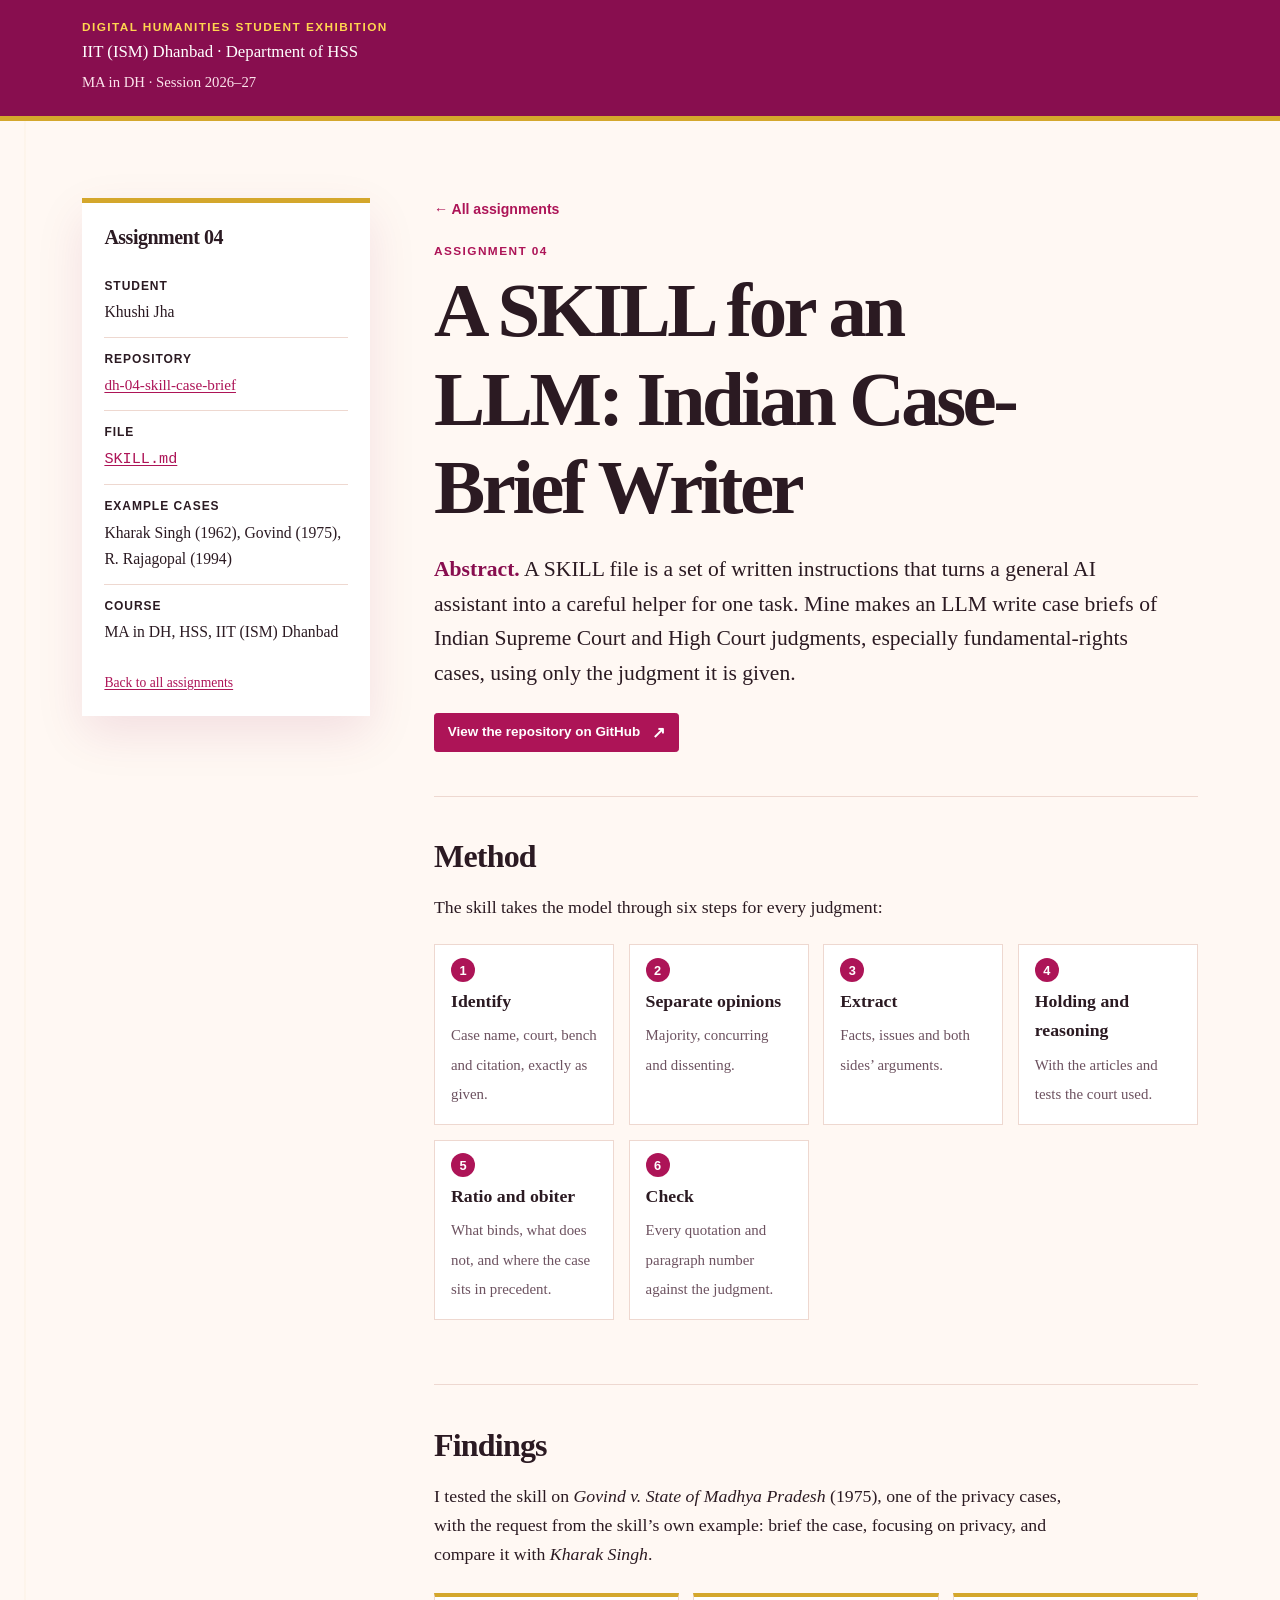
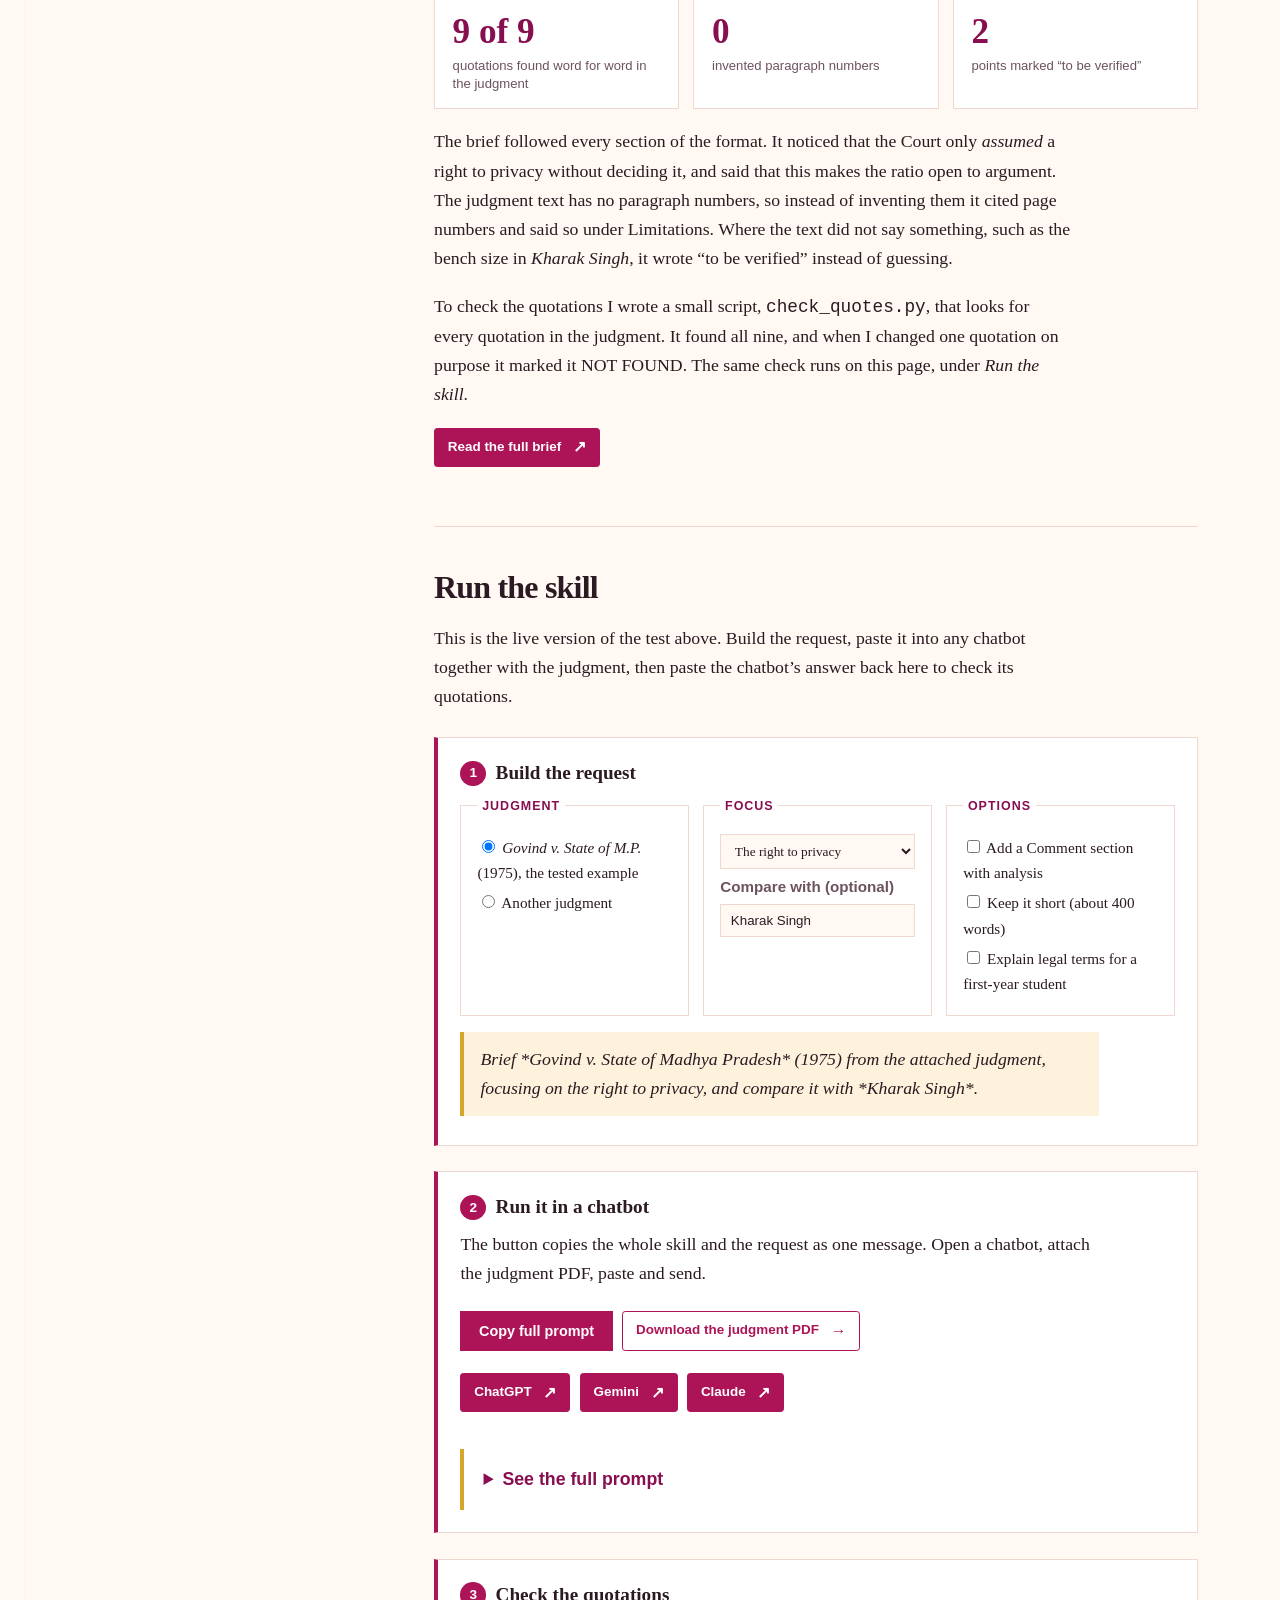
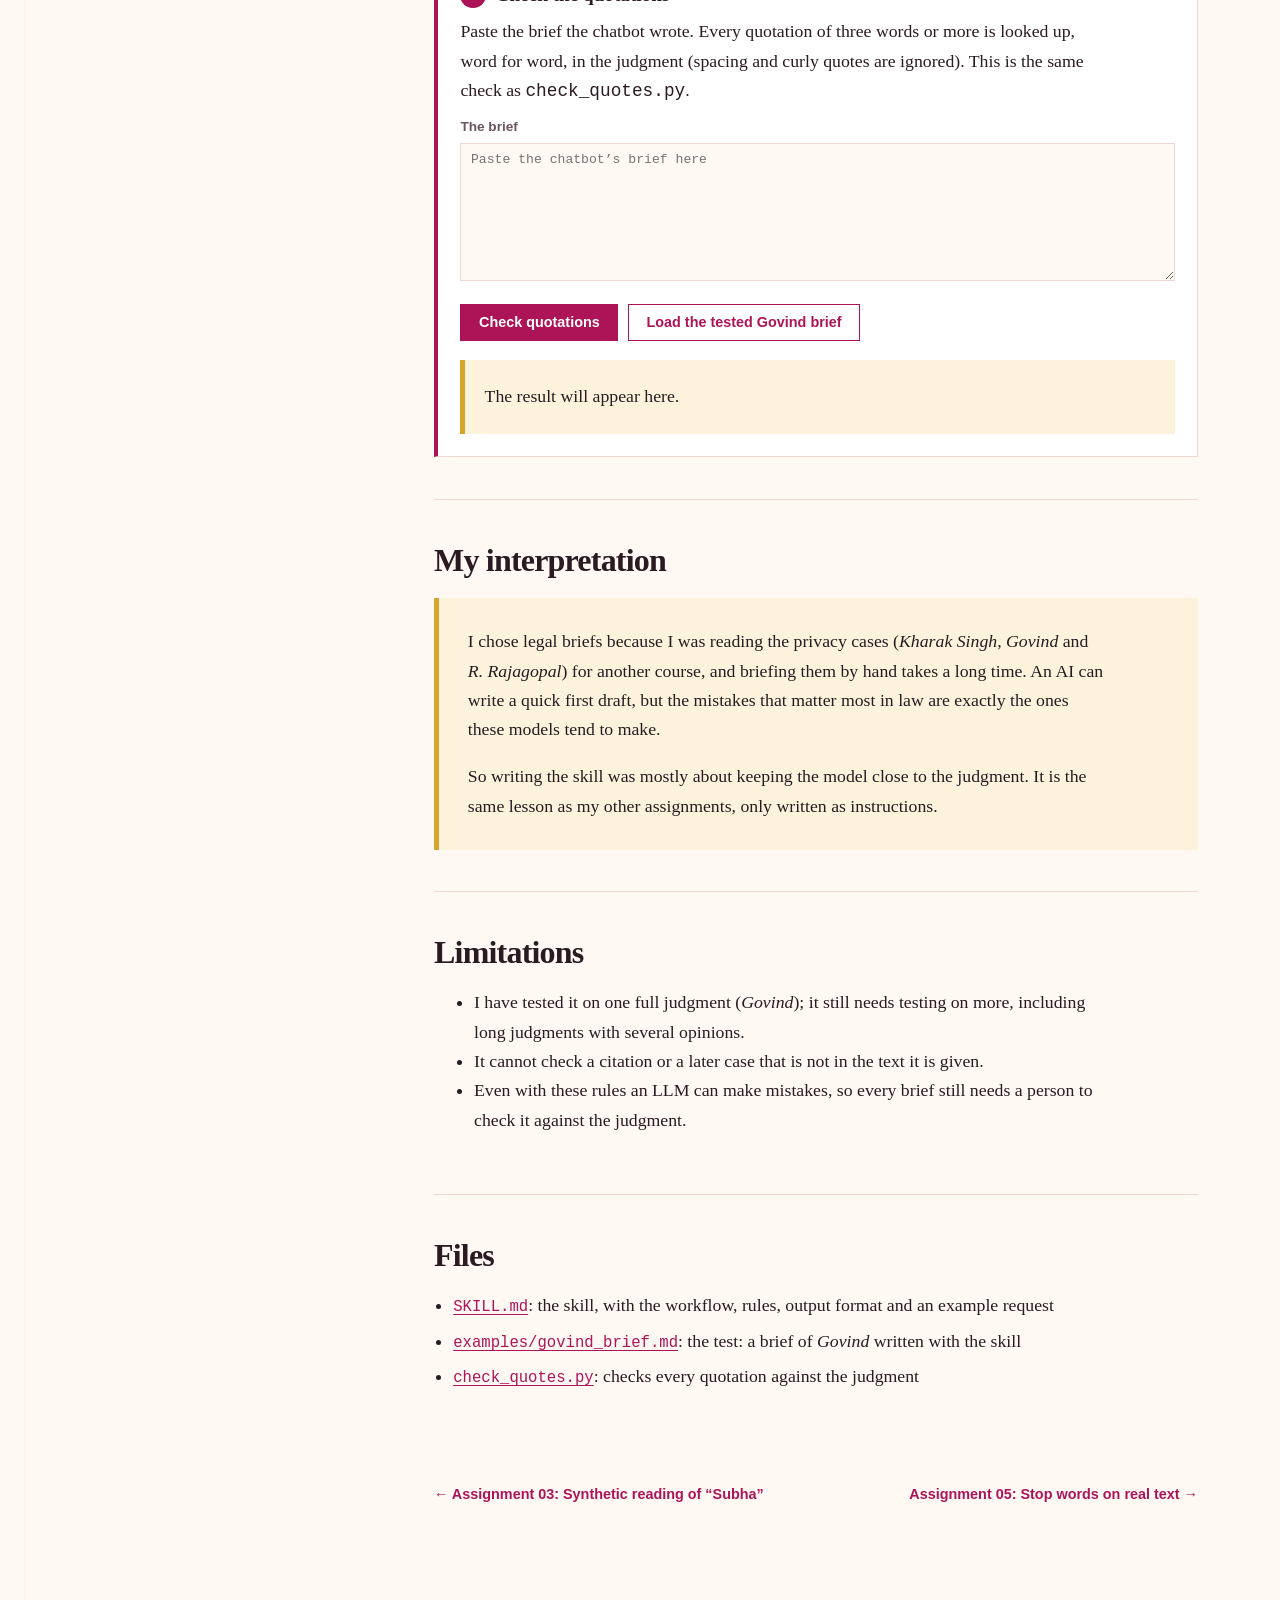
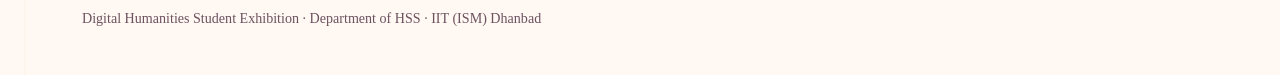
<file: assignment-04.html>
<!doctype html>
<html lang="en">
  <head>
    <meta charset="utf-8">
    <meta name="viewport" content="width=device-width, initial-scale=1">
    <meta name="description" content="A SKILL for an LLM: Indian Case-Brief Writer">
    <title>Assignment 04: SKILL: case-brief writer | Khushi Jha</title>
    <link rel="stylesheet" href="assets/site.css">
  </head>
  <body>
    <a class="skip-link" href="#main-content">Skip to the assignment</a>
    <header class="site-header">
      <div class="header-inner">
        <p class="eyebrow">Digital Humanities Student Exhibition</p>
        <p class="wordmark">IIT (ISM) Dhanbad &middot; Department of HSS</p>
        <p class="course-line">MA in DH &middot; Session 2026&ndash;27</p>
      </div>
    </header>
    <div class="layout">
      <aside class="student-card" aria-labelledby="details-heading">
        <h2 id="details-heading">Assignment 04</h2>
        <dl class="metadata">
          <div><dt>Student</dt><dd>Khushi Jha</dd></div>
          <div><dt>Repository</dt><dd><a href="https://github.com/jha-khushi/dh-04-skill-case-brief" target="_blank" rel="noopener noreferrer">dh-04-skill-case-brief</a></dd></div>
          <div><dt>File</dt><dd><a href="https://github.com/jha-khushi/dh-04-skill-case-brief/blob/main/SKILL.md" target="_blank" rel="noopener noreferrer"><code>SKILL.md</code></a></dd></div>
          <div><dt>Example cases</dt><dd>Kharak Singh (1962), Govind (1975), R. Rajagopal (1994)</dd></div>
          <div><dt>Course</dt><dd>MA in DH, HSS, IIT (ISM) Dhanbad</dd></div>
        </dl>
        <p class="student-note"><a href="index.html">Back to all assignments</a></p>
      </aside>
      <main id="main-content">
        <p class="page-crumb"><a href="index.html">All assignments</a></p>
        <section class="hero" aria-labelledby="page-title">
          <p class="label project-kicker">Assignment 04</p>
          <h1 id="page-title">A SKILL for an LLM: Indian Case-Brief Writer</h1>
          <p class="abstract"><strong>Abstract.</strong> A SKILL file is a set of written instructions that turns a general AI assistant into a careful helper for one task. Mine makes an LLM write case briefs of Indian Supreme Court and High Court judgments, especially fundamental-rights cases, using only the judgment it is given.</p>
          <div class="button-row"><a class="repository-link" href="https://github.com/jha-khushi/dh-04-skill-case-brief" target="_blank" rel="noopener noreferrer">View the repository on GitHub</a></div>
        </section>
        <section class="page-section">
          <h2>Method</h2>
<p>The skill takes the model through six steps for every judgment:</p>
<ol class="steps">
<li><strong>Identify</strong><span>Case name, court, bench and citation, exactly as given.</span></li>
<li><strong>Separate opinions</strong><span>Majority, concurring and dissenting.</span></li>
<li><strong>Extract</strong><span>Facts, issues and both sides&rsquo; arguments.</span></li>
<li><strong>Holding and reasoning</strong><span>With the articles and tests the court used.</span></li>
<li><strong>Ratio and obiter</strong><span>What binds, what does not, and where the case sits in precedent.</span></li>
<li><strong>Check</strong><span>Every quotation and paragraph number against the judgment.</span></li>
</ol>
        </section>
        <section class="page-section">
          <h2>Findings</h2>
<p>I tested the skill on <em>Govind v. State of Madhya Pradesh</em> (1975), one of the privacy cases, with the request from the skill&rsquo;s own example: brief the case, focusing on privacy, and compare it with <em>Kharak Singh</em>.</p>
<div class="stat-row">
  <div class="stat"><strong>9 of 9</strong><span>quotations found word for word in the judgment</span></div>
  <div class="stat"><strong>0</strong><span>invented paragraph numbers</span></div>
  <div class="stat"><strong>2</strong><span>points marked &ldquo;to be verified&rdquo;</span></div>
</div>
<p>The brief followed every section of the format. It noticed that the Court only <em>assumed</em> a right to privacy without deciding it, and said that this makes the ratio open to argument. The judgment text has no paragraph numbers, so instead of inventing them it cited page numbers and said so under Limitations. Where the text did not say something, such as the bench size in <em>Kharak Singh</em>, it wrote &ldquo;to be verified&rdquo; instead of guessing.</p>
<p>To check the quotations I wrote a small script, <code>check_quotes.py</code>, that looks for every quotation in the judgment. It found all nine, and when I changed one quotation on purpose it marked it NOT FOUND. The same check runs on this page, under <em>Run the skill</em>.</p>
<p><a class="repository-link" href="https://github.com/jha-khushi/dh-04-skill-case-brief/blob/main/examples/govind_brief.md" target="_blank" rel="noopener noreferrer">Read the full brief</a></p>
        </section>
        <section class="page-section" id="run-the-skill">
          <h2>Run the skill</h2>
<p>This is the live version of the test above. Build the request, paste it into any chatbot together with the
judgment, then paste the chatbot&rsquo;s answer back here to check its quotations.</p>

<div class="demo-step">
  <h3><span>1</span> Build the request</h3>
  <div class="demo-grid">
    <fieldset>
      <legend>Judgment</legend>
      <label><input type="radio" name="judgment" value="govind" checked> <em>Govind v. State of M.P.</em> (1975), the tested example</label>
      <label><input type="radio" name="judgment" value="other"> Another judgment</label>
      <label class="field" id="case-field" hidden>Case name <input type="text" id="case-name" placeholder="e.g. R. Rajagopal v. State of T.N. (1994)"></label>
    </fieldset>
    <fieldset>
      <legend>Focus</legend>
      <select id="focus" aria-label="Focus">
        <option value="the right to privacy">The right to privacy</option>
        <option value="personal liberty under Article 21">Personal liberty (Art. 21)</option>
        <option value="freedom of speech under Article 19(1)(a)">Freedom of speech (Art. 19(1)(a))</option>
        <option value="equality under Article 14">Equality (Art. 14)</option>
        <option value="">No particular focus</option>
      </select>
      <label class="field">Compare with (optional) <input type="text" id="compare" value="Kharak Singh"></label>
    </fieldset>
    <fieldset>
      <legend>Options</legend>
      <label><input type="checkbox" id="opt-comment"> Add a Comment section with analysis</label>
      <label><input type="checkbox" id="opt-short"> Keep it short (about 400 words)</label>
      <label><input type="checkbox" id="opt-plain"> Explain legal terms for a first-year student</label>
    </fieldset>
  </div>
  <p class="request-preview" id="request-preview" aria-live="polite"></p>
</div>

<div class="demo-step">
  <h3><span>2</span> Run it in a chatbot</h3>
  <p>The button copies the whole skill and the request as one message. Open a chatbot, attach the judgment PDF, paste and send.</p>
  <div class="button-row">
    <button type="button" class="demo-button" id="copy-prompt">Copy full prompt</button>
    <a class="repository-link page-link" id="pdf-link" href="files/govind_judgment.pdf" download>Download the judgment PDF</a>
  </div>
  <div class="button-row">
    <a class="repository-link" href="https://chatgpt.com/" target="_blank" rel="noopener noreferrer">ChatGPT</a>
    <a class="repository-link" href="https://gemini.google.com/" target="_blank" rel="noopener noreferrer">Gemini</a>
    <a class="repository-link" href="https://claude.ai/new" target="_blank" rel="noopener noreferrer">Claude</a>
  </div>
  <p class="demo-status" id="copy-status" aria-live="polite"></p>
  <details><summary>See the full prompt</summary><textarea id="full-prompt" readonly rows="12"></textarea></details>
</div>

<div class="demo-step">
  <h3><span>3</span> Check the quotations</h3>
  <p>Paste the brief the chatbot wrote. Every quotation of three words or more is looked up, word for word, in the judgment
  (spacing and curly quotes are ignored). This is the same check as <code>check_quotes.py</code>.</p>
  <label class="field">The brief <textarea id="brief-text" rows="8" placeholder="Paste the chatbot&rsquo;s brief here"></textarea></label>
  <label class="field" id="judgment-field" hidden>The judgment text (for another judgment) <textarea id="judgment-text" rows="6" placeholder="Paste the full text of the judgment"></textarea></label>
  <div class="button-row">
    <button type="button" class="demo-button" id="check-quotes">Check quotations</button>
    <button type="button" class="demo-button secondary" id="load-example">Load the tested Govind brief</button>
  </div>
  <div class="info-panel" id="check-result" aria-live="polite"><p>The result will appear here.</p></div>
</div>
<script>
(() => {
  const DATA = {"skill": "---\nname: indian-case-brief-writer\ndescription: Writes structured, citation-faithful case briefs of Indian Supreme Court and High Court judgments (especially constitutional and fundamental-rights cases) from the judgment text the user supplies. Use when the user asks to brief, summarise, or analyse an Indian court judgment, or to compare how a line of cases developed a doctrine.\n---\n\n# Indian Case-Brief Writer\n\n## Purpose\n\nHelp law and humanities students read Indian judgments closely and accurately. The brief must reflect what the court actually decided, kept clearly separate from commentary. It should be useful for revision, class discussion and research, and never replace reading the judgment.\n\n## Inputs\n\n- **Required:** the judgment text (pasted, uploaded PDF, or extracted text). If only a case name is given and no text, say that a reliable brief needs the judgment text. Offer only a clearly labelled *general background* drawn from well-established knowledge, and invite the user to supply the text.\n- **Optional:** the course or topic (e.g. \"right to privacy\"), the length wanted, and related cases to compare.\n\n## Workflow\n\n1. **Identify the judgment.** Record the case name, court, bench (number and names of judges where given), date of decision and citation exactly as they appear in the text. Never invent a citation, paragraph number or judge's name.\n2. **Separate the opinions.** Note whether there is a majority, a concurrence and a dissent, and who wrote each. Brief the majority first.\n3. **Extract the facts** that are legally material. Leave out procedural noise unless it affects the outcome.\n4. **State the issues** as questions of law, numbered, in the court's own framing where possible.\n5. **Record the arguments** for petitioner/appellant and respondent/State, briefly.\n6. **State the holding** for each issue: the court's answer, in one or two sentences each.\n7. **Explain the reasoning.** Cover the constitutional provisions, precedents, tests and interpretive methods the court relied on.\n8. **Isolate the ratio decidendi** and distinguish it from *obiter dicta*. If the ratio is contested or unclear, say so and explain why.\n9. **Summarise any dissent** and what it would have held.\n10. **Place the case in doctrine:** which earlier cases it follows, distinguishes or overrules, and whether later cases have overruled or affirmed it. Do this only if that information is in the text or is well established; otherwise mark it *to be verified*.\n11. **Check before answering.** Every quotation must appear word for word in the supplied text. Every paragraph reference must match. Facts, holding and ratio must not contradict each other.\n\n## Indian-law conventions\n\n- Use the case-name style *Petitioner v. Respondent* (e.g. *Kharak Singh v. State of U.P.*), italicised in prose.\n- Give constitutional provisions in full on first mention: \"Article 21 of the Constitution of India\", then \"Art. 21\".\n- Name the doctrine or test where the court uses one: reasonable restriction (Art. 19(2)–(6)), the *Maneka Gandhi* \"procedure established by law\" must be just, fair and reasonable, the proportionality test, compelling State interest, the golden triangle of Arts. 14, 19 and 21, and so on.\n- Note the bench strength. A larger bench binds a smaller one, and this matters when cases conflict (e.g. the six-judge bench in *Kharak Singh* compared with the three-judge bench in *Govind*).\n- Use SCC/AIR/SCR citations only as given in the text.\n\n## Fairness and accuracy rules\n\n- Report the court's reasoning neutrally before any critique. Label critique as **Comment**.\n- Do not attribute a view to a judge unless the text shows it.\n- Do not present a dissent as the law.\n- When the text is incomplete, unreadable, or only a headnote, say so in a **Limitations** line.\n- Do not give legal advice about a real dispute. Briefs are for study.\n\n## Output format\n\nReturn the brief in Markdown with these headings, in this order:\n\n```\n# <Case name>\n**Court / Bench:** ...   **Decided:** ...   **Citation:** ...\n\n## Facts\n## Issues\n1. ...\n## Arguments\n- Petitioner: ...\n- Respondent: ...\n## Holding\n## Reasoning\n## Ratio decidendi\n## Obiter dicta\n## Dissent / Concurrence\n## Place in doctrine\n## Key quotations\n> \"...\" (para X)\n## Comment            (only if the user asks for analysis)\n## Limitations        (only if needed)\n```\n\nKeep the brief to about 600–900 words unless the user asks otherwise. If the user asks for a **comparison** of several cases, add a final table:\n\n| Case | Bench | Right recognised | Test applied | Outcome |\n|---|---|---|---|---|\n\n## Example request\n\n> Brief *Govind v. State of Madhya Pradesh* (1975) from this text, focusing on the right to privacy, and compare it with *Kharak Singh*.\n\nThe skill would produce a full brief of *Govind*, then a comparison table. The table would show how *Kharak Singh* (1962) rejected a general right to privacy apart from its holding on domiciliary visits at night, and how *Govind* assumed such a right under Article 21 while upholding the police regulations as reasonable. Every claim would be drawn from the supplied texts, and anything not in them would be flagged *to be verified*.", "pages": ["Govind vs State Of Madhya Pradesh & Anr on 18 March, 1975 Govind vs State Of Madhya Pradesh & Anr on 18 March, 1975 Equivalent citations: 1975 AIR 1378, 1975 SCR (3) 946, AIR 1975 SUPREME COURT 1378, 1975 3 SCR 946, (1975) 1 ALL LR 252, (1975) 2 SCC 148, 1975 SCC(CRI) 468, 1975 (1) ALL LR 752 Author: Kuttyil Kurien Mathew Bench: Kuttyil Kurien Mathew, V.R. Krishnaiyer, P.K. Goswami PETITIONER: GOVIND Vs. RESPONDENT: STATE OF MADHYA PRADESH & ANR. DATE OF JUDGMENT18/03/1975 BENCH: MATHEW, KUTTYIL KURIEN BENCH: MATHEW, KUTTYIL KURIEN KRISHNAIYER, V.R. GOSWAMI, P.K. CITATION: 1975 AIR 1378 1975 SCR (3) 946 1975 SCC (2) 148 CITATOR INFO : RF 1981 SC 760 (5) R 1982 SC 710 (21) ACT: Madhya Pradesh Police Regulations, 855 and 856, made under s. 46 (2)(c) of Police Act, 1961--If violative of Arts. 19(1) (d) and 21. HEADNOTE: The petitioner in a petition under Art. 32, challenged the validity of Regulations 855 and 856 of the Madhya Pradesh Police Regulations made by the Government under the Police Act, 1961. Regulation 855 provides that where on infor- mation the District Superintendent believes that a particular individual is leading a life of crime, and his conduct shows a determination to lead a life of crime that Indian Kanoon - http://indiankanoon.org/doc/436241/ 1", "Govind vs State Of Madhya Pradesh & Anr on 18 March, 1975 individual's name may be ordered to be entered in the surveillance register, and he would be placed under regular surveillance. Regulation 856 provides that such surveillance, inter alia may consist of domiciliary visits both by day and night at frequent but irregular intervals. It was contended that, (1) the Regulations were not framed under any provision of the Police Act, and (2) even if they were framed tinder s. 46(2) of the Police Act, the provisions regarding domiciliary visits offended Arts. 19(1)(d) and 21. Dismissing the petition, HELD : (1) The Regulations were framed under s. 46(2)(c) of the Police Act and have the force of law. The paragraph provides that the State Government may make rules generally for giving effect to the provisions of the Act; and one of the objects of the Act is to prevent the commission of crimes. The provision regarding domiciliary visits is intended to prevent commission of offences, because, their object is to see if the individual is at home or gone out of it for commission of offences. [949 F-G, H-950 A] (2) (a) Too broad a definition of privacy will raise serious questions about the propriety of judicial reliance on a right that is not explicit in the Constitution. The right to privacy will, therefore, necessarily, have to go through a process of case by case development. Hence, assuming that the right to personal liberty. the right to move freely throughout India and the freedom of speech create an independent fundamental right of privacy as an emanation from them it could not he absolute. It must be subject to restriction on the basis of compelling public interest. But the law infringing it must satisfy the compelling state interest test. [954 B-C, H-955 B; 956 B-C] (b) Drastic inroads directly into privacy and indirectly into fundamental right will be made if the Regulations were to be read too widely. When there are two interpretations. one wide and unconstitutional, and the other narrower but within constitutional bound,;, the Court will read down the over flowing expressions to make them valid. [955 D-E; 956 G] (c) As the Regulations have force of law, the petitioner's fundamental right under Art. 21 is not violated. [955 H] (d) It cannot be said that surveillance by domiciliary visit-, would always be an unreasonable restriction upon the right of privacy. It is only persons who are suspected to be habitual criminals and those who are determined to lead a criminal life that are Subjected to surveillance. If 'crime' in this context is confined to such acts as involve public peace or security, the law imposing such a reasonable restriction must be upheld as valid. [956 C-D, F-H] [Legality apart, these regulations ill-accord with the essence of personal freedoms and the State will do well to revise these old Police Regulations. Domiciliary visits and picketing by the police should be reduced to the clearest Indian Kanoon - http://indiankanoon.org/doc/436241/ 2", "Govind vs State Of Madhya Pradesh & Anr on 18 March, 1975 cases of community security and should not become routine follow up at the end of a conviction or release from jail, or at the whim of a police officer.] [957 A-C] 947 Kharak Singh v. The State of U.P. & Ors., [1964] 1 S.C.R. 332, Griswold v. Connecticut, 381, U.S. 479, 510; Jane Roe v. Henry Wade, 410 U.S. 113 and Olmstead v. United States. 277 U.S. 438. 471. referred to. JUDGMENT: ORIGINAL JURISDICTION : Writ Petition No. 72 of 1970. Petition under Article 32 of the Constitution of India. A. K. Gupta and R. A. Gupta for the Petitioner. Rant Punjwani, H. S. Parihar and I. N. Shroff, for the Res- pondents. The Judgment of the Court was delivered by MATHEW, J. The petitioner is a citizen of India. He challenges the validity of Regulations 855 and 856 of the Madhya Pradesh Police Regulations purporting to be made by the Government of Madhya Pradesh under s.46(2)(c) of the Police Act, 1961. The petitioner alleges that several false cases have been filed against him in criminal courts by the police but that he was acquitted in all but two cases. He says that on the basis that he is a habitual criminal, the police have opened a history sheet against him and that he has been put under surveillance. The petitioner says that the police are making domiciliary visits both by day and by night at frequent intervals, that they are secretly picketing his house and the approaches to his house, that his movements are being watched by the patel of the village and that when the police come to the village for any purpose, he is called and harassed with the result that his reputation has sunk how in the estimation of his neighbours. The petitioner submits that whenever he leaves the village for another place he has to report to the Chowkidar of the village or to the police station about his departure and that he has to give further information about his destination and the period within which he would return. The petitioner contends that these actions of the police are violative of the fundamental right guaranteed to him under Articles 19(1)(d) and 21 of the Constitution, and he prays for a declaration that Regulations 855 and 856 are void as contravening his fundamental rights under the above Articles. In the return filed, it is stated that \"the petitioner has managed to commit many crimes during the period 1960 to 1969. In the year 1962 the petitioner was convicted in one case under Section 452 IPC and was fined Rs. 100/- in default rigorous imprisonment of two months and in another case he was convicted under Section 456 IPC and was fined Rs. 501- and in default rigorous imprisonment of one month. In the year 1969 the petitioner was convicted under Section 55/109 Cr.P.C. and was bound over for a period of one year by SDM, Jatara. In the year 1969, the petitioner cot compounded a case pending against him under Section 325/147/324 IPC. Similarly, he also got Indian Kanoon - http://indiankanoon.org/doc/436241/ 3", "Govind vs State Of Madhya Pradesh & Anr on 18 March, 1975 another case under Section 341/324 ][PC compounded.\" The case of the respondent in short is that the petitioner is a dangerous criminal whose conduct shows that he is determined to lead a criminal life and that he was put under surveillance in order to prevent him from committing offences. Regulation 855 reads: \"855. Surveillaance proper, as distinct from general supervision, should be restricted to those persons, whether or not previously convicted, whose conduct shows a determination to lead a life of crime. The list of persons under surveillance should include only those persons who are believed to be really dangerous criminals. When the entries in a history sheet, or any other information at his disposal, leads the District Superintendent to believe that a particular a ndividual is leading a life of crime, he may order that his name be entered in the surveillance register. The Circle Inspector will thereupon (open a ?) history sheet, if one is not already in existence, and the man will be placed under regular surveillance.\" Regulation 856 provides: \"856. Surveillance may, for practical purposes, be defined as consisting of the following measures : (a) Thorough periodical enquiries by the station-house officer as to repute, habits, association, income, expenses and occupation. (b) Domiciliary visits both by day and night at frequent but irregular intervals. (c) Secret picketing of the house and approaches on any occasion when the surveillance (surveillant?) is found absent. (d) The reporting by patels, mukaddams and kotwars ,of movements and absences from home. (e) The verification of such movements and absences by means of bad character rolls. (f) The collection in a history sheet of all information bearing on conduct. It must be remembered that the surest way of driving a man to a life of crime is to prevent him from earning an honest living. Surveillance should, therefore, never be an impediment to steady employment and should not be made unnecessarily irksome or humiliating. The person under surveillance should, if possible be assisted in finding steady employment, and the practice of warning persons against employing him Indian Kanoon - http://indiankanoon.org/doc/436241/ 4", "Govind vs State Of Madhya Pradesh & Anr on 18 March, 1975 must be strongly discouraged.\" In Kharak Singh v. The State of U.P. and Others(1) this Court dad occasion to consider the validity of Regulation 236 of the U.P. Police Regulations which is in pari materia with Regulation 856 here. There it was held by a majority that regulation 236(b) providing for domiciliary visits was unconstitutional for the reason that it abridged the fundamental right of a person under Article 21 and since Regulation 236(b) did not have the force of law, the regulation was declared bad. The other provisions of the regulation were held to be constitutional. Teh decision that the regulation in question there was not taw was based upon a concession made on behalf of the State of U.P. that the U.P. Police Regulations were not framed under any of the provisions of the Police Act. The petitioner submitted that as the regulations- in question here were also not framed under any provision of the Police Act, the provisions regarding domiciliary visits in regulations 855 and 856 must be declared bad and that even if the regulations were framed under s.46(2)(d) of the Police Act, they offended the fundamental right of the petitioner under Article 19(1)(d) as well as under Article 21 of the Constitution. So far as the first contention is concerned, we are of the view that the regulations were framed by the Government of Madhya Pradesh under s.46(2) (c) of the Police Act. Section 46(2) states that the State Government may, from time to time, by notification in the official gazette, make rules consistent with the Act- \"(c) generally, for giving effect to the provisions of this Act.\" The petitioner contended that rules can be framed by the State Government under s.46(2)(c) only for giving effect to the provisions of the Act and that the provisions in Regulation 856 for domiciliary visits and other matters are not for the purpose of giving effect to any of the provisions of the Police Act and therefore regulation 856 is ultra vires. We do not think that the contention is right. There can be no doubt that one of the objects of the Police Act is to prevent commission of offences. The preamble to the Act states : \"Whereas it is expedient to re-organise the police and to make it a more efficient instrument for the prevention and detection of crime.\" And, s. 23 of the Act (so far as it is material) reads \"It shall be the duty of every police officer.lll . to prevent the commission of offences and public nuisances... \". We think that the provision in regulation 856 for domiciliary visits and other actions by the police is intended to prevent the commission of offences. The object of domiciliary visits is to see that (1) [1964] 1 S.C.R. 332. the person subjected to surveillance is in his home and has not gone out of it for commission of any offence. We are therefore of opinion that Regulations 855 and 856 have the force of law. Indian Kanoon - http://indiankanoon.org/doc/436241/ 5", "Govind vs State Of Madhya Pradesh & Anr on 18 March, 1975 The next question is whether the provisions of regulation 856 offend any of the fundamental rights of the petitioner. In Kharak Singh v. The State of U.P. & Others (supra) the majority said that 'personal liberty' in Article 21 is comprehensive to include all varieties of rights which go to make up the personal liberty of a man other than those dealt with in Article 19(1)(d). According to the Court, while Article 19(1)(d) deals with the particular types of personal freedom, Article 21 takes in and deals with the residue. The Court said \"We have already extracted a passage from the judgment of Field J. in Munn v. Illinois (1877) 94 U.S. 113, 142, where the learned Judge pointed out the,,, 'life' in the 5th and 14th Amendments of the U.S. Constitution corresponding to Art. 21 means not merely the right to the continuance of a person's animal existence, but a right to the possession of each of his organs-his arms and legs etc. We do not entertain any doubt that the word 'life' in Art. 21 bear,., the same signification. Is then the word 'personal liberty' to be construed as excluding from its purview an invasion on the part of the police of the sanctity of a man's home and an intrusion into his personal security and his right to sleep which is the normal comfort and a dire neecessity for human existence even as an animal ? It might\" not be in appropriate to refer here to the words of the preamble to the Constitution that it is designed to, \"assure the dignity of the individual\" and therefore of those cherished human value as the means of ensuring his full development and evolution. We are referring to these objectives ,of the framers merely to draw attention to the concepts underlying the constitution which would point to such vital words as 'personal liberty' having to be construed in a reasonable manner and to be attributed that sense which would promote and achieve those objectives and by no means to stretch the meaning of the phrase to square with any preconceived notions or doctrinaire constitutional theories. The Court then quoted a passage from the judgment of Frankfurter J. in Wolf v. Coloradol(1) to the effect that the security of one's privacy against arbitrary intrusion by the police is basic to a free society and that the knock at the door, whether by day or by night, as a prelude to a search, without authority of law' but solely on the authority of the Police, did not need the commentary of recent history to be condemned as inconsistent-with the conception of human rights enshrined in the history and the basic constitutional documents of English-speaking peoples. The Court then said that at Common Law every man's- house is his castle and that embodies an abiding (1) [1949] 338 U.S. 25. principle transcending mere protection of property rights and expounds a concept of 'personal liberty' which does not rest upon any element of feudalism or any theory of freedom which has ceased to exist. The Court ultimately came to the conclusion that regulation 236(b) which authorised domiciliary visits was violative of Article 21 and \"as there is no 'law' on the basis of which the same could be justified, it must be struck down as unconstitutional\". The Court was of the view that the other provisions in regulation 236 were not bad as no right of privacy has been guaranteed by the Constitution. Subba Rao, J. writing for the minority was of the opinion that the word 'liberty' in Article 21 was comprehensive enough to include privacy also. He said that although it is true our Constitution does not expressly declare a right to privacy as a fundamental right, but the right is an essential ingredient of personal liberty, that in the last resort, a person's house where he lives with his family, is his 'castle's that nothing is more deleterious to a man's physical happiness and health than a Indian Kanoon - http://indiankanoon.org/doc/436241/ 6", "Govind vs State Of Madhya Pradesh & Anr on 18 March, 1975 calculated interference with his privacy and that all ,,he acts of surveillance under Regulation 236 infringe the fundamental right of the petitioner under Article 21 of the Constitution. And,as regards Article 19(1)(d), he was of the view that that right also Was violated. He said that the right under that sub- Article is not mere freedom to move without physical obstruction and observed that movement under the scrutinizing gaze of the policemen cannot be free movement, that the freedom of movement in cl. (d) therefore must be a movement in a free country, i.e., in a country where he can do whatever he likes, speak to whomsoever he wants, meet people of his own choice without any apprehension, subject of course to the law of social control and that a person under the shadow of surveillance is certainly deprived of this freedom. He concluded by say in that Surveillance by domiciliary visits and other acts is -an abridgement of the fundamental right guaranteed under Article 19 (1)(i) and under Article 19(1) (a). He however did not specifically consider whether regulation 236 could be justified as a reasonable restriction in public interest falling within Article 19(5). It was submitted on behalf of the petitioner that right to privacy is itself a fundamental right and that that right is violated as regulation 856 provides for domiciliary visits and other incursions into it. The question whether right to privacy is itself a fundamental right 'lowing from the other fundamental rights guaranteed to a citizen under Part III is not easy of solution. In Griswold v. Connecticut(1), a Connecticut statute made the use of contraceptives a criminal offence. The executive and medical directors of the Planned Parenthood League of Connecticut were convicted in the Circuit Court on a charge of having violated the statute as accessories by giving information, instruction and advice to married persons as to the means of preventing conception. The appellate Division of the Circuit Court affirmed and its judgment was 'affirmed by the Supreme Court of Errors of Connecticut. On appeal the (1) 381 U. S. 479, 510. Supreme Court of the United States reversed. In an opinion by Douglas, J., expressing view of five members of the Court, it was held that the statute was invalid as an unconstitutional invasion of the right of privacy of married persons. He said that the right of freedom of speech press includes not only the right to utter or to print but also the right to disribute, the right to receive, the right to read and that without those peripheral rights the specific right would be less secure and that likewise, the other specific guarantees in the Bill of Rights have penumbras, formed by emanations from those guarantees that help give them life and substance, that the various guarantees create zones of privacy, aid that protection against all governmental invasion \"of the sanctity of a man's home and the privacies of life\" was fundamental. He further said that the inquiry is whether a right involed \"is 'of such a character that it cannot -be -denied without violating those 'fundamental principles of liberty and justice which lie at the base of all our civil and political institutions' and that 'privacy is a fundamental personal right, emanating from the totality of the constitutional scheme under which we (Americans) live. In his dissenting opinion, Mr. Justice Black berated the majority for discovering and applying a constitutional right to privacy. His reading of the Constitution failed to uncover any provision or provisions forbidding the passage of any law that might abridge the 'privacy' of individuals. In Jane Roe v. Henry Wade(\"), an unmarried pregnant woman who wished to terminate her pregnancy by Indian Kanoon - http://indiankanoon.org/doc/436241/ 7", "Govind vs State Of Madhya Pradesh & Anr on 18 March, 1975 abortion instituted an action in the United State strict Court for the Northern District of Texas, seeking a declaratory judgment that the Texas criminal abortion statutes, which prohibited abortions except with respect to those procured or attempted by medical advice for the purpose of saving the life of the mother, were unconstitutional. The Supreme Court said that although the Constitution of the U.S.A. does not explicitly mention any right of privacy, the United States Supreme Court recognizes that a right of personal privacy, or a guarantee of certain areas or zones of privacy, does exist under the Constitution, and \"that the roots of that right may be found in the First Amendment, in the Fourth and Fif, Amendments. in the penumbras of the Bill of Rights, in the ninth Amendment, and in the concept of liberty guaranteed by the first section of the Fourteenth Amendment\" and that the \"right to privacy is not absolute\", The usual starting point in any discussion of the growth of legal concept of privacy, though not necessarily the correct one, is the famous article,\"The Right to Privacy\" by Charles Warren and Louis D. Brandeis (2).What was truly creative in the article was their insistence thatprivacy,- the right to be let alone-was an interest that man should be able to assert directly and not derivatively from his efforts to protect other interests. To Protect man's \"inviolate Personality\" against the intrusive behaviour so increasingly evident (1) 410 U. S. 113. (2) See 4 Harvard Law Rev. 193. in their time, Warren and Brandeis thought that the law should provide both a criminal and a private law remedy. \"Once a civilization has made a distinction between the 'outer' and the 'inner' man, between the life of the soul and the life of the body, between the spiritual and the materials between the sacred and the profane, between the realm of God and the realm of Caesar, between Church and state, between rights inherent and inalienable and rights that are in the power of government to give and take away, between public and private, between society and solitude, it becomes impossible to avoid the idea of privacy by whatever name it may be called- the idea of a 'private space in which man may become and remain 'himself\"(11). There can be no doubt that the makers of our Constitution wanted to ensure conditions favourable to the pursuit of happiness. They certainly realized as Brandeis, J. said in his dissent in Olmstead v. United State(2) the significance of man's spiritual nature. of his feelings and of his intellect and that only a part of the pain, pleasure, satisfication of life can be found in material things and therefore they must be deemed to have conferred upon the individual as against the government a sphere where he should be let alone. \"The liberal individualist tradition has stressed, in particular, three personal ideals, to each of which corresponds a range of 'private affairs'. The first is the ideal of personal relations; the second, the Lockean ideal of the politically free man in a minimally regulated society; the third, the Kantian ideal of the morally autonomous man, acting on principles that he accepts as rational\"(8). Indian Kanoon - http://indiankanoon.org/doc/436241/ 8", "Govind vs State Of Madhya Pradesh & Anr on 18 March, 1975 There can be no doubt that privacy-dignity claims deserve to be examined with care and to be denied only when an important countervailing interest is shown to be superior. If the Court does find that aclaimed right is entitled to protection as a fundamental privacy right,a law infringing it must satisfy the compelling state interest test. Then the question would be whether a state interest is of such paramount importance as would justify an infringement of the right. Obviously, if the enforcement of morality were held to be a compelling as well as a permissible state interest, the characterization of a claimed rights as a fundamental privacy right would be of far less significance. The question whether enforcement of morality is a interest- sufficient to justify the infringement of a fundamental right need not be considered for the purpose of this case and therefore we refuse to enter the controversial thicket whether enforcement of morality is a function of state. Individual autonomy, perhaps the central concern of any system of limited government, is protected in part under our Constitution by (1) see \"privacy and the Law: A philosophical prelude\" by Milton R. Konvitz in 31 Law & Contemporary Problems (1966) p. 272, 273. (2) 277 U. S. 438, 471. (3) see Benn, \"Privacy, Freedom and Respect for Persons\" in J. Pennock & J. Chapman, Eds., Privacy Nomos XIII, 115-16. explicit constitutional guarantees. \"In the application of the Constitution our contemplation cannot only be of what has been but what may be.\" Time works changes and brings into existence new condition Subtler and far reaching means of invadings privacy will make it possible to be heard in the street what is whispered in the closet. Yes too broad a, definition of privacy raises serious questions about this propriety of judicial reliance on a right that is not explicit in the Constitution of course, privacy primarily concerns the individuals. I therefore relates to and overlaps with the concept,of liberty. The most serious advocate of privacy must confess that there are. serious problems of defining the essence and scope of the right. Privacy interest in autonomy must also be placed in the context of other right and values. Any right to privacy must encompass and protect the personal intimacies of the home, the family marriage, motherhood, procreation .and child rearing. This catalogue approach to the question is obviously .not as instructive as it does not give analytical picture of that distinctive characteristics of the right of privacy. Perhaps, the only suggestion that can be offered as unifying principle underlying the concept has been the assertion that a claimed right must be a fundamental right implicit in the concept of ordered liberty. Rights and freedoms of citizens are set forth in the Constitution in order' to guarantee that the individual, his personality and those things stamped. with his personality shall be free from official interference except where a reasonable basis for intrusion exists. 'Liberty against government\" a phrase coined by Professor Corwin expresses this idea forcefully. In this sense, many of the fundamental rights of citizens can be described as contributing to the right to privacy. Indian Kanoon - http://indiankanoon.org/doc/436241/ 9", "Govind vs State Of Madhya Pradesh & Anr on 18 March, 1975 As Ely says : \"There is nothing to prevent one from using the word privacy': to mean, the freedom to live one's life without governmental interference. But the Court obviously does not so use the term. Nor could it for such a right is at stake in every case\"(\") There are two possible theories for protecting privacy of home The first is that activities in the home harm others only to the extent that they cause offence resulting from the mere thought that individuals might engaging in such activities that such' harm' is not constitutionally protectible by the state. The second is that individual,, need a place of sanctuary where they can be free from societal control The importance of such a sanctuary is that individuals can drop the mask. desist for a while from projecting on the world the lmage they want to be accepted as themselves, an image that may,reflect the values of their peers rather than the realities of their natures (2). The right to privacy in any event will necessarily have to go through a process of case-by se 'development. Therefore, even assuming, (1) see \"The Wages of Crying Wolf: A Commert on Roe v. Wade, 82 Yale L. J. 920, 932. (2) see 26 Standford Law Rev. 1161 at 1187. that the right to personal liberty, the right to move freely throughout the territory of India and the freedom of speech create an independent right of privacy as an emanation from them which one can characterize as a fundamental right, we do not think that the right is absolute. The European Convention on Human Rights, which came Into, force \\on 3-9-1953, represents a valiant attempt to tackle the new problem. Article 8 of the Convention is worth citing:(1). \"1. Everyone has the right to respect for his private andfamily life, his home and his correspondence. \"2. There shall be no interference by a public authority with the exercise of this right except such as is in accordance with the law and is necessary in a democratic society in the interests of national security, public safety or the economic well-being of the country, for the prevention of disorder or crime, for the protection of health or morals or for the protection of the rights and freedoms of others.\" Having reached this conclusion, we are satisfied that drastic inroads directly into the privacy and indirectly into the fundamental. rights, of a citizen will be made if Regulations 855 and 856 were to be read widely. To interpret the rule 'm harmony with the Constitution is therefore necessary and canalisation of the powers vested in the police by the two Regulations earlier read becomes necessary, if they are to be saved at all. Our founding fathers were thoroughly opposed to a Police Rajeven as our history of the struggle for freedom has borne eloquent testimony to it. The relevant Articles of the Constitution we have adverted to earlier, behave us therefore to narrow down the scope for play of the two Regulations. We proceed to give direction and restriction to the application of the said regulations with the caveat that if any action were taken beyond the boundaries so set, the citizen will be, entitled to attack such action as-unconstitutional and void. Depending on the character and antecedents,of the person subjected to surveillance as also the objects and the Indian Kanoon - http://indiankanoon.org/doc/436241/ 10", "Govind vs State Of Madhya Pradesh & Anr on 18 March, 1975 limitation under which surveillance is made, it cannot be said surveillance by domiciliary visits. would always be unreasonable restriction upon the right of privacy. Assuming that the fundamental rights explicitly guaranteed to a citi- zen have penumbral zones and that the right to privacy is itself a fundamental right, that fundamental right must be subject to restriction on the basis of compelling public interest As regulation 856 has the force of law, it cannot be said that the fundamental right of, the petitioner under Article 21 has been violated by the provisions contained in it for, what is guaranteed under' that Article is that no person shall he deprived of his life or personal liberty except by the (1) see \"Privacy- Human Rights\", ed. A. H. Robertson p. 176. procedure established by 'law'. We think that the procedure is reasonable having regard to the provisions of Regulations 853 (C) and 857. Even if we hold that Article 19(1)(d) guarantees to a citizen a right to privacy in his movement as an emanation from that Article and is itself a fundamental right, the question will arise whether regulation 856 is a law imposing reasonable restriction in public interest on the freedom of movement falling within Article 19 (5); or, even if it be assumed that Article 19(5) does not apply in terms, as the right to privacy of movement cannot be absolute, a law imposing reasonable restriction upon it for compelling interest of State must be upheld as valid. Under clause (c) of Regulation 853, it is only persons who are suspected to be habitual criminals who will be subjected to domiciliary visits. Regulation 857 provides as follows: \"A comparatively short period of surveillance, if effectively maintained, should suffice either to show that the suspicion of criminal livelihood was unfounded, or to furnish evidence justifying a criminal prosecution, or action under the security sections. District Superintendents and their assistance should go carefully through the histories of persons under surveillance during their inspections, and remove from the register the names of such as appear to be earning an honest livelihood. Their histories will there upon be closed and surveillance discontinued. In the case of person under surveillance, who has been lost sight of and is still untraced, the name will continue on the register for as long as the District Superintendent considers necessary.\" Surveillance is also confined to the limited class of citizens who are determined to lead a criminal life or whose antecedents would reasonably lead to the conclusion that they will lead such a life. When there are two interpretations, one wide and unconstitutional, the other narrower but within constitutional bounds, this Court will read down the overflowing expressions to make them valid. So read, the two regulations are more restricted than counsel for the petitioner sought to impress upon us. Regulation 855, in our view, empowers surveillance only of persons against whom reasonable materials exist to induce the opinion that they show a determination, to lead it life of criminal in this context being confined to such as involve public peace or security only and if they are dangerous security risks. Mere Convictions in criminal cases where nothing gravely imperilling saftey of society cannot be regarded as warranting surveillance under this Regulation. Similarly, domiciliary visits and picketing by the police should be reduced to the clearest cases of danger to community security Indian Kanoon - http://indiankanoon.org/doc/436241/ 11", "Govind vs State Of Madhya Pradesh & Anr on 18 March, 1975 and not routine follow-up at the end of a conviction or release from prison or at the whim of a police officer. In truth, legality apart, these regulations ill-accord with the essence of personal freedoms and the State will do well to revise the- se old police regulations verging perilously near unconstitutionality. With these hopeful abservations, we dismiss the writ petition. V. P. S. Petition dismissed. Indian Kanoon - http://indiankanoon.org/doc/436241/ 12", ""]};
  const EXAMPLE = "# *Govind v. State of Madhya Pradesh*\n\n**Court / Bench:** Supreme Court of India; three judges (K. K. Mathew, V. R. Krishna Iyer, P. K. Goswami). Judgment of the Court delivered by Mathew, J.   **Decided:** 18 March 1975   **Citation:** 1975 AIR 1378; 1975 SCR (3) 946; (1975) 2 SCC 148\n\n## Facts\n\nThe petitioner, a citizen of India, had a police history sheet opened against him on the basis that he was a habitual criminal, and he was placed under surveillance. He alleged that the police made domiciliary visits by day and night, secretly picketed his house, had the village *patel* watch his movements, and required him to report whenever he left the village. He said that several false cases had been filed against him and that he had been acquitted in all but two. The State replied that he had been convicted in 1962 under ss. 452 and 456 IPC and bound over in 1969, and that he was a dangerous criminal kept under surveillance to prevent offences. He challenged Regulations 855 and 856 of the Madhya Pradesh Police Regulations in a writ petition under Article 32 of the Constitution of India.\n\n## Issues\n\n1. Were Regulations 855 and 856 framed under the Police Act, 1961, so that they have the force of law?\n2. Do the surveillance measures in Regulation 856, especially domiciliary visits, violate Art. 21 or Art. 19(1)(d), including any right to privacy?\n\n## Arguments\n\n- **Petitioner:** the Regulations were not framed under any provision of the Police Act; even if they were framed under s. 46(2), domiciliary visits violate Arts. 19(1)(d) and 21; and the right to privacy is itself a fundamental right that the Regulations infringe.\n- **Respondent (State):** the petitioner is a dangerous criminal determined to lead a criminal life, and surveillance is needed to prevent him from committing offences.\n\n## Holding\n\n1. Yes. The Regulations were framed under s. 46(2)(c) of the Police Act and have the force of law.\n2. No violation. Because Regulation 856 has the force of law and the procedure is reasonable (read with Regulations 853(c) and 857), Art. 21 is not violated. Even assuming a fundamental right to privacy, it is not absolute, and surveillance confined to dangerous persons is a reasonable restriction. The petition was dismissed.\n\n## Reasoning\n\n- **Force of law.** One object of the Police Act is to prevent crime: its preamble refers to \"the prevention and detection of crime\", and s. 23 makes preventing offences a police duty. Domiciliary visits serve that object by checking whether the person is at home or has gone out to commit offences, so the Regulations fall under the general rule-making power in s. 46(2)(c). This distinguishes *Kharak Singh*, where the regulation was held not to be \"law\" because of the State's concession that the U.P. Regulations were not framed under the Police Act.\n- **Privacy.** The Court reviewed *Kharak Singh* (majority and Subba Rao J.'s minority view), *Griswold v. Connecticut*, *Roe v. Wade*, Warren and Brandeis, and Article 8 of the European Convention on Human Rights. It held that privacy must develop case by case and, assuming it exists as a fundamental right emanating from Arts. 19(1)(d) and 21, that a law infringing it must satisfy the **compelling state interest** test.\n- **Art. 21.** What Art. 21 guarantees is that no one is deprived of life or personal liberty except by procedure established by law, and the procedure here is reasonable.\n- **Art. 19(1)(d) and 19(5).** Even if Art. 19(1)(d) includes privacy of movement, Regulation 856 is a reasonable restriction in the public interest.\n- **Reading down.** To keep the Regulations within the Constitution, the Court limited surveillance to persons against whom reasonable material shows a determination to lead a life of crime affecting public peace or security. Domiciliary visits must be confined to the clearest cases of danger to community security.\n\n## Ratio decidendi\n\nPolice regulations made under s. 46(2)(c) of the Police Act, 1961 have the force of law. Surveillance under them, including domiciliary visits, does not violate Art. 21 or Art. 19(1)(d) when it is read down to persons who are dangerous security risks: even if a fundamental right to privacy exists, it is not absolute and may be restricted by law for a compelling public interest.\n\nThe Court only **assumed**, and did not decide, that privacy is a fundamental right. Whether its recognition of privacy forms part of the ratio is therefore open to argument.\n\n## Obiter dicta\n\n- The catalogue of what privacy protects: \"the personal intimacies of the home, the family\", marriage, motherhood, procreation and child rearing.\n- The question of whether enforcing morality can be a compelling state interest, which the Court expressly declined to decide.\n- The closing advice that the State should revise these \"old police regulations verging perilously near unconstitutionality\".\n\n## Dissent / Concurrence\n\nNone. The text shows a single judgment of the Court delivered by Mathew, J.\n\n## Place in doctrine\n\n- **Follows and distinguishes** *Kharak Singh v. State of U.P.* [1964] 1 SCR 332. As described in this judgment, the *Kharak Singh* majority struck down domiciliary visits under Regulation 236(b) because there was no \"law\" behind them, and held the other provisions valid \"as no right of privacy has been guaranteed by the Constitution\". Subba Rao, J., in the minority, read privacy into Art. 21. The bench strength of *Kharak Singh* is not stated in this text (*to be verified*).\n- **Later cases:** the citator information in the text lists 1981 SC 760 and 1982 SC 710; how they treat *Govind* is *to be verified*. The later recognition of privacy as a fundamental right by a nine-judge bench in *K. S. Puttaswamy v. Union of India* (2017) is well established but not in the supplied text.\n\n## Key quotations\n\n> \"a law infringing it must satisfy the compelling state interest test\" (p. 9)\n\n> \"we do not think that the right is absolute.\" (p. 10)\n\n> \"When there are two interpretations, one wide and unconstitutional, the other narrower but within constitutional bounds, this Court will read down the overflowing expressions to make them valid.\" (p. 11)\n\n> \"legality apart, these regulations ill-accord with the essence of personal freedoms\" (p. 12)\n\n## Comparison\n\n| Case | Bench | Right recognised | Test applied | Outcome |\n|---|---|---|---|---|\n| *Kharak Singh v. State of U.P.* (1962) | Majority and minority (size *to be verified*) | Majority: no guaranteed right of privacy; minority (Subba Rao J.): privacy part of Art. 21 | Whether the regulation was \"law\"; Art. 21 | Domiciliary visits (Reg. 236(b)) struck down; rest upheld |\n| *Govind v. State of M.P.* (1975) | Three judges | Privacy assumed as a fundamental right, not absolute | Compelling state interest; reasonable restriction; reading down | Regulations upheld as read down; petition dismissed |\n\n## Limitations\n\nThe supplied text is the Indian Kanoon version. It has no paragraph numbers, so quotations are cited by its page numbers. It also contains some scanning errors (for example \"case-by se 'development\"), so quotations were chosen from passages that read cleanly. The account of *Kharak Singh* comes only from this judgment's description of it.\n";
  const $ = (id) => document.getElementById(id);
  const squash = (t) => t.replace(/[\u201c\u201d]/g, '"').replace(/[\u2018\u2019]/g, "'").split(/\s+/).filter(Boolean).join(' ');
  const isGovind = () => document.querySelector('input[name=judgment]:checked').value === 'govind';

  function request() {
    const gov = isGovind();
    const name = gov ? '*Govind v. State of Madhya Pradesh* (1975)' : ($('case-name').value.trim() || 'this judgment');
    let r = 'Brief ' + name + ' from the attached judgment';
    if ($('focus').value) r += ', focusing on ' + $('focus').value;
    const cmp = $('compare').value.trim();
    if (cmp) r += ', and compare it with *' + cmp + '*';
    r += '.';
    if ($('opt-comment').checked) r += ' Add a Comment section with your analysis.';
    if ($('opt-short').checked) r += ' Keep it to about 400 words.';
    if ($('opt-plain').checked) r += ' Explain legal terms simply, for a first-year student.';
    return r;
  }
  function update() {
    const gov = isGovind();
    $('case-field').hidden = gov;
    $('judgment-field').hidden = gov;
    $('pdf-link').hidden = !gov;
    $('load-example').hidden = !gov;
    const r = request();
    $('request-preview').textContent = r;
    $('full-prompt').value = 'Follow these instructions for the rest of this chat.\n\n' + DATA.skill + '\n\n---\n\n' + r +
      '\n\n(The judgment is attached.)';
  }
  document.querySelectorAll('.demo-grid input, .demo-grid select').forEach((el) => {
    el.addEventListener('input', update);
    el.addEventListener('change', update);
  });
  document.querySelectorAll('input[name=judgment]').forEach((el) => el.addEventListener('change', () => {
    $('compare').value = isGovind() ? 'Kharak Singh' : '';
    update();
  }));

  $('copy-prompt').addEventListener('click', async () => {
    const text = $('full-prompt').value;
    let ok = false;
    try { await navigator.clipboard.writeText(text); ok = true; } catch (e) {
      const ta = $('full-prompt'); ta.closest('details').open = true; ta.select();
      try { ok = document.execCommand('copy'); } catch (e2) { ok = false; }
    }
    $('copy-status').textContent = ok
      ? 'Copied. Now open a chatbot, attach the judgment PDF and paste.'
      : 'Could not copy automatically. Open \u201cSee the full prompt\u201d, select all and copy.';
  });

  $('load-example').addEventListener('click', () => { $('brief-text').value = EXAMPLE; });

  $('check-quotes').addEventListener('click', () => {
    const out = $('check-result');
    out.replaceChildren();
    let pages;
    if (isGovind()) pages = DATA.pages;
    else {
      const t = squash($('judgment-text').value);
      if (!t) { const p = document.createElement('p'); p.textContent = 'Paste the judgment text first.'; out.append(p); return; }
      pages = [t];
    }
    const starts = []; let pos = 0;
    pages.forEach((p) => { starts.push(pos); pos += p.length + 1; });
    const text = pages.join(' ');
    const brief = squash($('brief-text').value);
    const quotes = (brief.match(/"([^"]+)"/g) || []).map((q) => q.slice(1, -1).trim()).filter((q) => q.split(' ').length >= 3);
    const h = document.createElement('h3');
    if (!quotes.length) { h.textContent = 'No quotations found in the brief.'; out.append(h); return; }
    const ul = document.createElement('ul'); ul.className = 'check-list';
    let found = 0;
    quotes.forEach((q) => {
      const i = text.indexOf(q);
      const li = document.createElement('li');
      const tag = document.createElement('strong');
      if (i >= 0) {
        found++;
        let page = 1; starts.forEach((s, k) => { if (s <= i) page = k + 1; });
        tag.textContent = isGovind() ? '\u2713 Found (p. ' + page + ')' : '\u2713 Found';
        li.className = 'ok';
      } else { tag.textContent = '\u2717 Not found'; li.className = 'bad'; }
      const span = document.createElement('span');
      span.textContent = '\u201c' + (q.length > 110 ? q.slice(0, 110) + '\u2026' : q) + '\u201d';
      li.append(tag, span); ul.append(li);
    });
    h.textContent = found + ' of ' + quotes.length + ' quotations found word for word in the judgment';
    out.append(h, ul);
  });
  update();
})();
</script>
        </section>
        <section class="page-section">
          <h2>My interpretation</h2>
<div class="interpretation">
<p>I chose legal briefs because I was reading the privacy cases (<em>Kharak Singh</em>, <em>Govind</em> and <em>R. Rajagopal</em>) for another course, and briefing them by hand takes a long time. An AI can write a quick first draft, but the mistakes that matter most in law are exactly the ones these models tend to make.</p>
<p>So writing the skill was mostly about keeping the model close to the judgment. It is the same lesson as my other assignments, only written as instructions.</p>
</div>
        </section>
        <section class="page-section">
          <h2>Limitations</h2>
<ul>
  <li>I have tested it on one full judgment (<em>Govind</em>); it still needs testing on more, including long judgments with several opinions.</li>
  <li>It cannot check a citation or a later case that is not in the text it is given.</li>
  <li>Even with these rules an LLM can make mistakes, so every brief still needs a person to check it against the judgment.</li>
</ul>
        </section>
        <section class="page-section">
          <h2>Files</h2>
<ul class="file-list">
  <li><a href="https://github.com/jha-khushi/dh-04-skill-case-brief/blob/main/SKILL.md" target="_blank" rel="noopener noreferrer"><code>SKILL.md</code></a>: the skill, with the workflow, rules, output format and an example request</li>
  <li><a href="https://github.com/jha-khushi/dh-04-skill-case-brief/blob/main/examples/govind_brief.md" target="_blank" rel="noopener noreferrer"><code>examples/govind_brief.md</code></a>: the test: a brief of <em>Govind</em> written with the skill</li>
  <li><a href="https://github.com/jha-khushi/dh-04-skill-case-brief/blob/main/check_quotes.py" target="_blank" rel="noopener noreferrer"><code>check_quotes.py</code></a>: checks every quotation against the judgment</li>
</ul>
        </section>
        <nav class="page-next" aria-label="Other assignments">
          <a href="assignment-03.html">&larr; Assignment 03: Synthetic reading of “Subha”</a>
          <a href="assignment-05.html">Assignment 05: Stop words on real text &rarr;</a>
        </nav>
      </main>
    </div>
    <footer class="site-footer">
      <p>Digital Humanities Student Exhibition &middot; Department of HSS &middot; IIT (ISM) Dhanbad</p>
    </footer>
  </body>
</html>
</file>
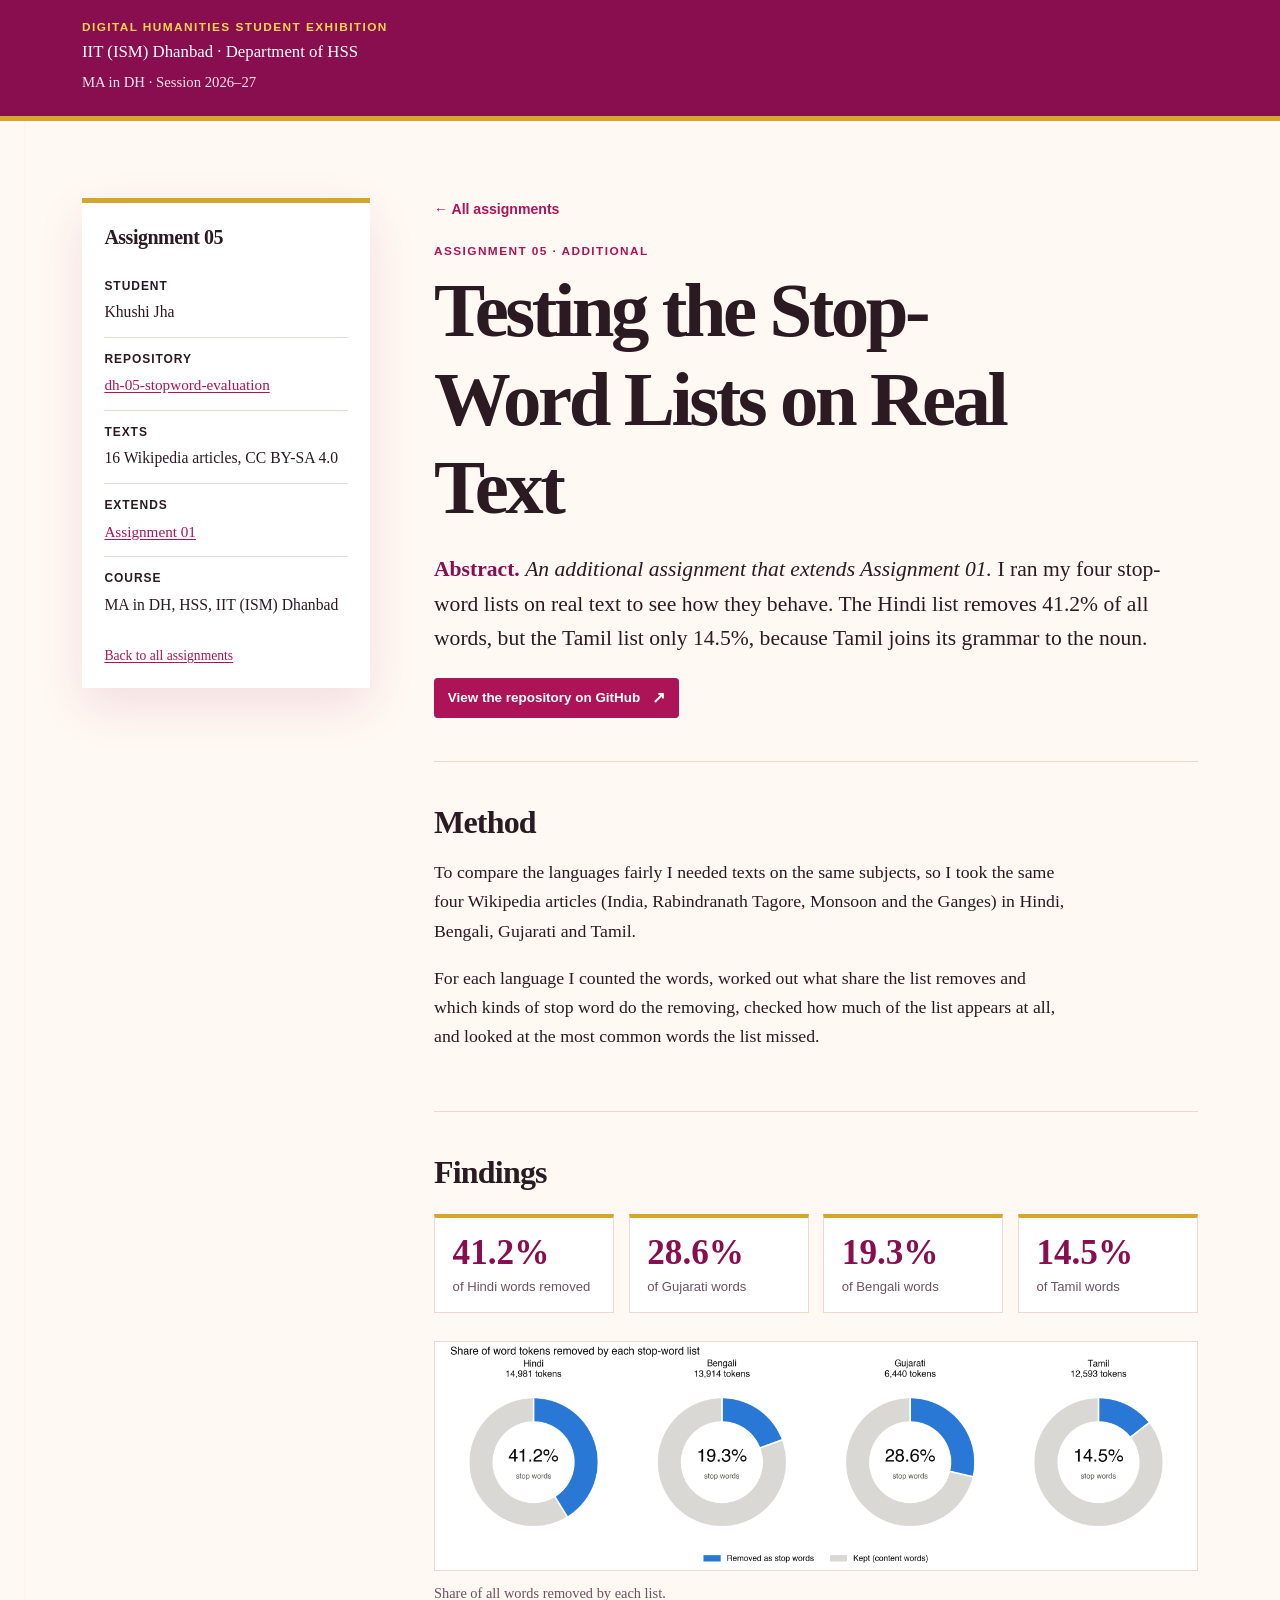
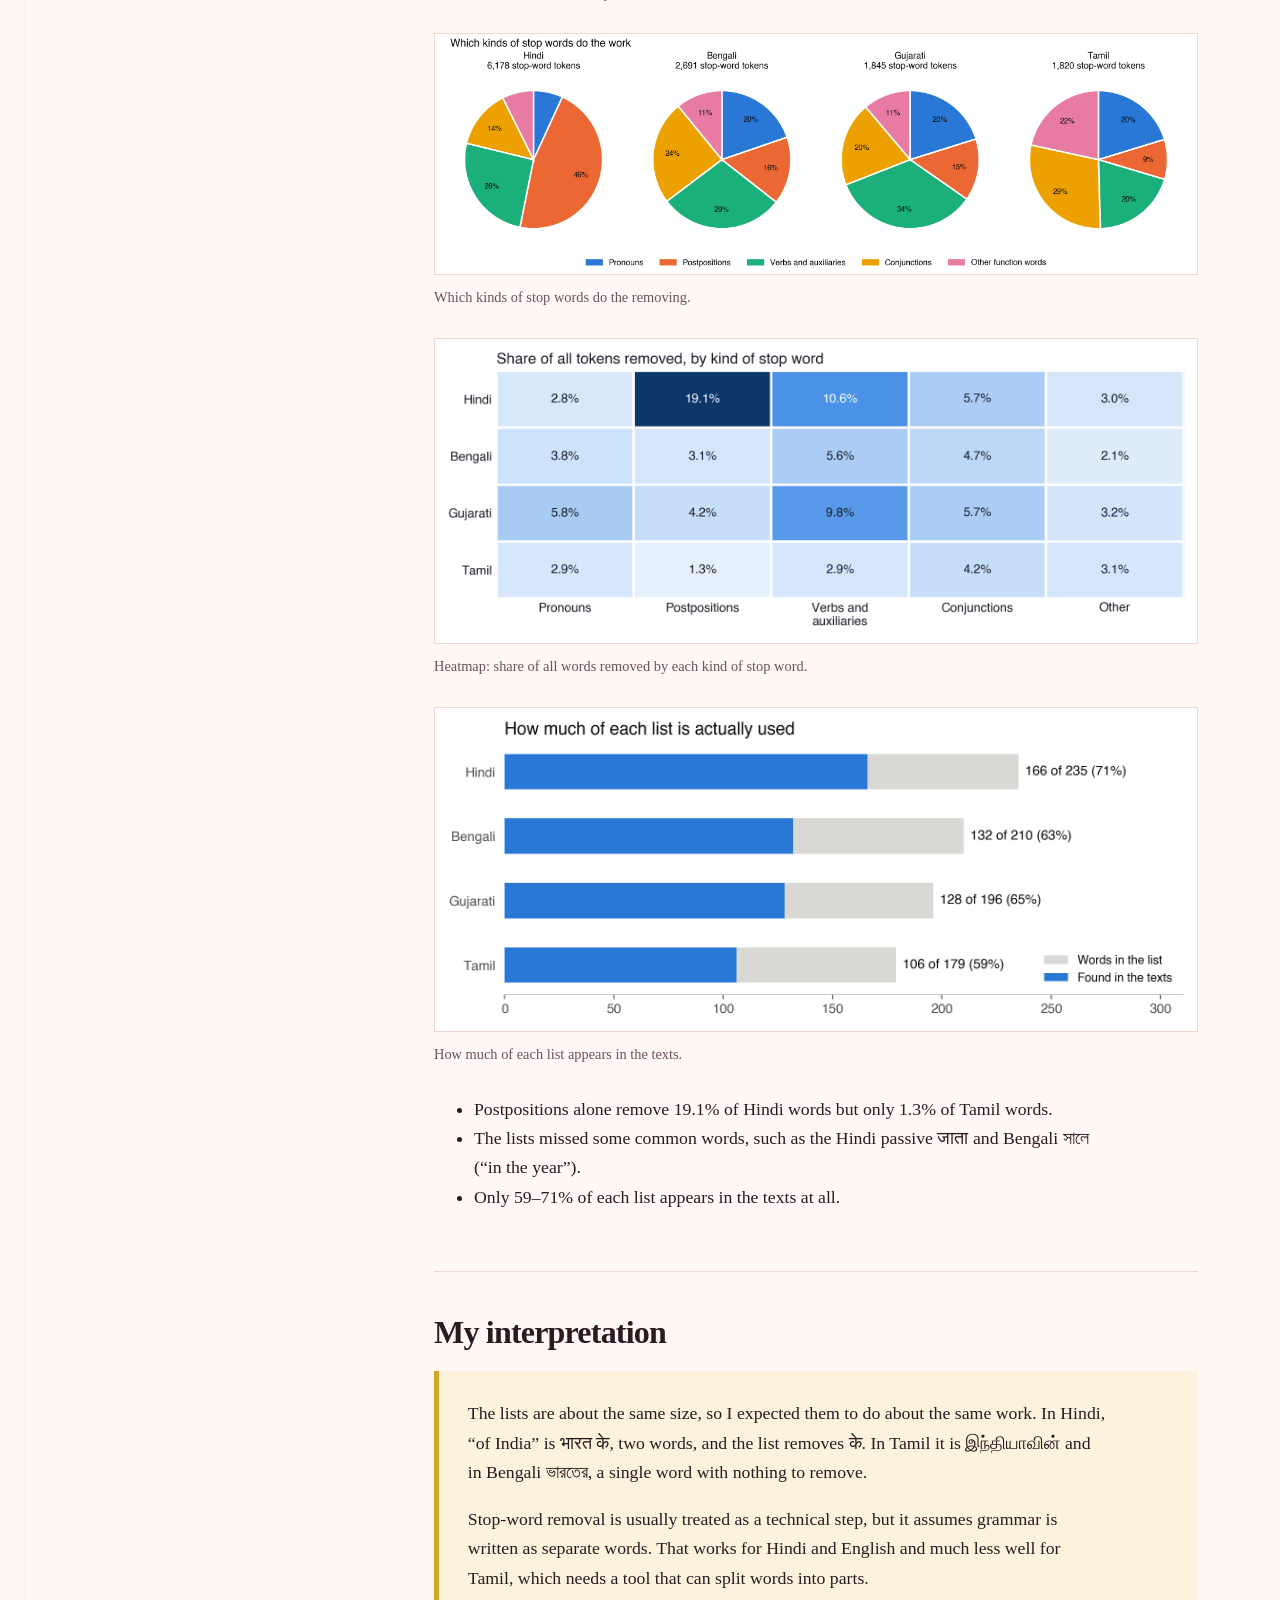
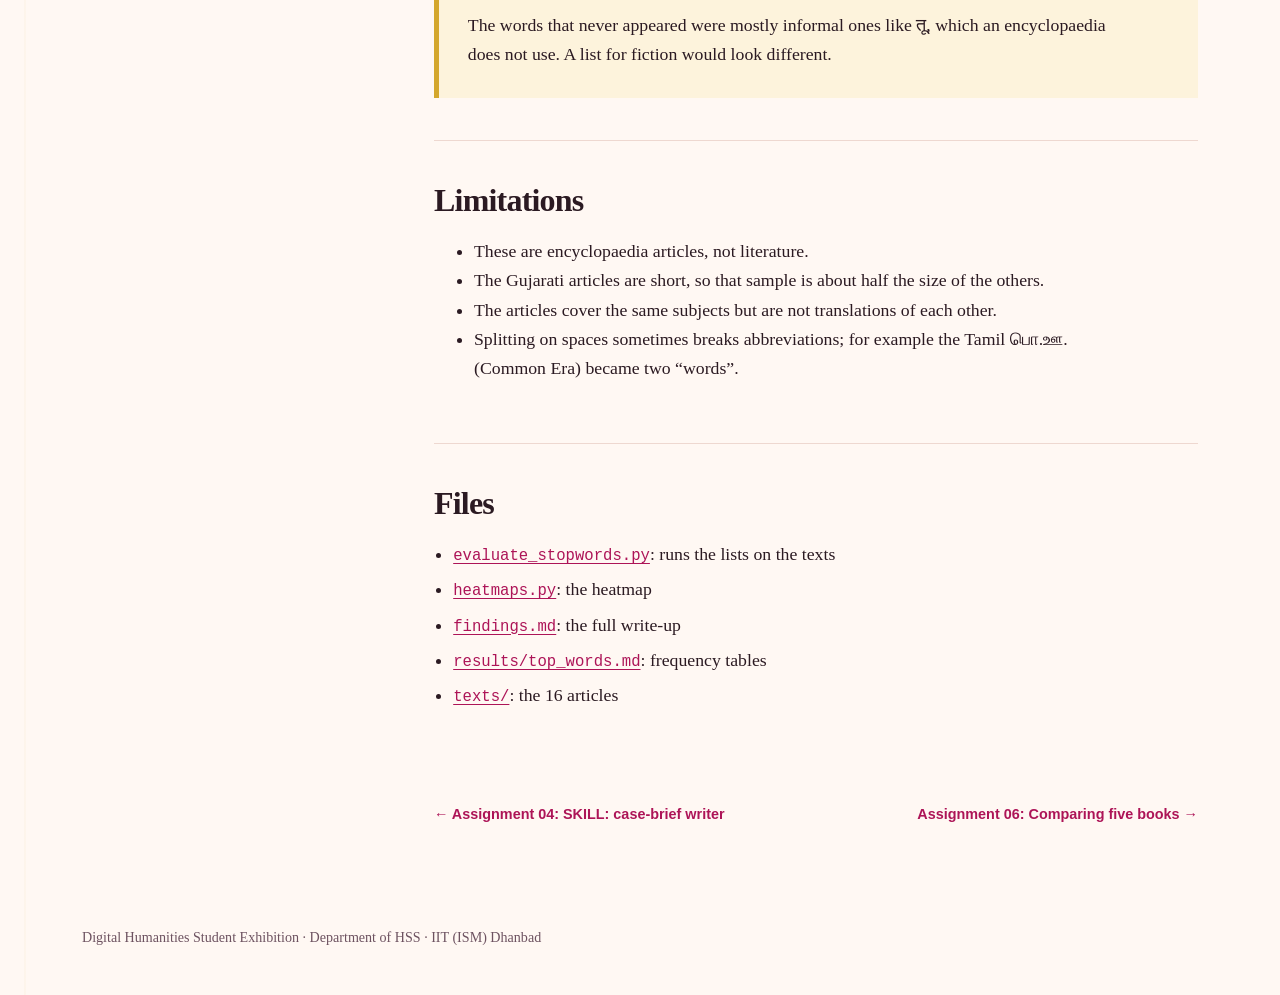
<file: assignment-05.html>
<!doctype html>
<html lang="en">
  <head>
    <meta charset="utf-8">
    <meta name="viewport" content="width=device-width, initial-scale=1">
    <meta name="description" content="Testing the Stop-Word Lists on Real Text">
    <title>Assignment 05: Stop words on real text | Khushi Jha</title>
    <link rel="stylesheet" href="assets/site.css">
  </head>
  <body>
    <a class="skip-link" href="#main-content">Skip to the assignment</a>
    <header class="site-header">
      <div class="header-inner">
        <p class="eyebrow">Digital Humanities Student Exhibition</p>
        <p class="wordmark">IIT (ISM) Dhanbad &middot; Department of HSS</p>
        <p class="course-line">MA in DH &middot; Session 2026&ndash;27</p>
      </div>
    </header>
    <div class="layout">
      <aside class="student-card" aria-labelledby="details-heading">
        <h2 id="details-heading">Assignment 05</h2>
        <dl class="metadata">
          <div><dt>Student</dt><dd>Khushi Jha</dd></div>
          <div><dt>Repository</dt><dd><a href="https://github.com/jha-khushi/dh-05-stopword-evaluation" target="_blank" rel="noopener noreferrer">dh-05-stopword-evaluation</a></dd></div>
          <div><dt>Texts</dt><dd>16 Wikipedia articles, CC BY-SA 4.0</dd></div>
          <div><dt>Extends</dt><dd><a href="assignment-01.html">Assignment 01</a></dd></div>
          <div><dt>Course</dt><dd>MA in DH, HSS, IIT (ISM) Dhanbad</dd></div>
        </dl>
        <p class="student-note"><a href="index.html">Back to all assignments</a></p>
      </aside>
      <main id="main-content">
        <p class="page-crumb"><a href="index.html">All assignments</a></p>
        <section class="hero" aria-labelledby="page-title">
          <p class="label project-kicker">Assignment 05 &middot; additional</p>
          <h1 id="page-title">Testing the Stop-Word Lists on Real Text</h1>
          <p class="abstract"><strong>Abstract.</strong> <em>An additional assignment that extends Assignment 01.</em> I ran my four stop-word lists on real text to see how they behave. The Hindi list removes 41.2% of all words, but the Tamil list only 14.5%, because Tamil joins its grammar to the noun.</p>
          <div class="button-row"><a class="repository-link" href="https://github.com/jha-khushi/dh-05-stopword-evaluation" target="_blank" rel="noopener noreferrer">View the repository on GitHub</a></div>
        </section>
        <section class="page-section">
          <h2>Method</h2>
<p>To compare the languages fairly I needed texts on the same subjects, so I took the same four Wikipedia articles (India, Rabindranath Tagore, Monsoon and the Ganges) in Hindi, Bengali, Gujarati and Tamil.</p>
<p>For each language I counted the words, worked out what share the list removes and which kinds of stop word do the removing, checked how much of the list appears at all, and looked at the most common words the list missed.</p>
        </section>
        <section class="page-section">
          <h2>Findings</h2>
<div class="stat-row">
  <div class="stat"><strong>41.2%</strong><span>of Hindi words removed</span></div>
  <div class="stat"><strong>28.6%</strong><span>of Gujarati words</span></div>
  <div class="stat"><strong>19.3%</strong><span>of Bengali words</span></div>
  <div class="stat"><strong>14.5%</strong><span>of Tamil words</span></div>
</div>
<figure>
  <img src="images/a05/coverage_pies.png" alt="Four donut charts: stop words are 41.2% of Hindi tokens, 19.3% of Bengali, 28.6% of Gujarati and 14.5% of Tamil." loading="lazy">
  <figcaption>Share of all words removed by each list.</figcaption>
</figure>
<figure>
  <img src="images/a05/category_pies.png" alt="Four pie charts of which kinds of stop words do the work. Postpositions are 46% in Hindi and 9% in Tamil." loading="lazy">
  <figcaption>Which kinds of stop words do the removing.</figcaption>
</figure>
<figure>
  <img src="images/a05/category_heatmap.png" alt="Heatmap of the share of all tokens removed by each kind of stop word. Hindi postpositions 19.1%, Tamil 1.3%." loading="lazy">
  <figcaption>Heatmap: share of all words removed by each kind of stop word.</figcaption>
</figure>
<figure>
  <img src="images/a05/list_usage.png" alt="Bar chart: 71% of the Hindi list, 63% of Bengali, 65% of Gujarati and 59% of Tamil appear in the texts." loading="lazy">
  <figcaption>How much of each list appears in the texts.</figcaption>
</figure>
<ul>
<li>Postpositions alone remove 19.1% of Hindi words but only 1.3% of Tamil words.</li>
<li>The lists missed some common words, such as the Hindi passive <span lang="hi">जाता</span> and Bengali <span lang="bn">সালে</span> (&ldquo;in the year&rdquo;).</li>
<li>Only 59&ndash;71% of each list appears in the texts at all.</li>
</ul>
        </section>
        <section class="page-section">
          <h2>My interpretation</h2>
<div class="interpretation">
<p>The lists are about the same size, so I expected them to do about the same work. In Hindi, &ldquo;of India&rdquo; is <span lang="hi">भारत के</span>, two words, and the list removes <span lang="hi">के</span>. In Tamil it is <span lang="ta">இந்தியாவின்</span> and in Bengali <span lang="bn">ভারতের</span>, a single word with nothing to remove.</p>
<p>Stop-word removal is usually treated as a technical step, but it assumes grammar is written as separate words. That works for Hindi and English and much less well for Tamil, which needs a tool that can split words into parts.</p>
<p>The words that never appeared were mostly informal ones like <span lang="hi">तू</span>, which an encyclopaedia does not use. A list for fiction would look different.</p>
</div>
        </section>
        <section class="page-section">
          <h2>Limitations</h2>
<ul>
  <li>These are encyclopaedia articles, not literature.</li>
  <li>The Gujarati articles are short, so that sample is about half the size of the others.</li>
  <li>The articles cover the same subjects but are not translations of each other.</li>
  <li>Splitting on spaces sometimes breaks abbreviations; for example the Tamil <span lang="ta">பொ.ஊ.</span> (Common Era) became two &ldquo;words&rdquo;.</li>
</ul>
        </section>
        <section class="page-section">
          <h2>Files</h2>
<ul class="file-list">
  <li><a href="https://github.com/jha-khushi/dh-05-stopword-evaluation/blob/main/evaluate_stopwords.py" target="_blank" rel="noopener noreferrer"><code>evaluate_stopwords.py</code></a>: runs the lists on the texts</li>
  <li><a href="https://github.com/jha-khushi/dh-05-stopword-evaluation/blob/main/heatmaps.py" target="_blank" rel="noopener noreferrer"><code>heatmaps.py</code></a>: the heatmap</li>
  <li><a href="https://github.com/jha-khushi/dh-05-stopword-evaluation/blob/main/findings.md" target="_blank" rel="noopener noreferrer"><code>findings.md</code></a>: the full write-up</li>
  <li><a href="https://github.com/jha-khushi/dh-05-stopword-evaluation/blob/main/results/top_words.md" target="_blank" rel="noopener noreferrer"><code>results/top_words.md</code></a>: frequency tables</li>
  <li><a href="https://github.com/jha-khushi/dh-05-stopword-evaluation/blob/main/texts/" target="_blank" rel="noopener noreferrer"><code>texts/</code></a>: the 16 articles</li>
</ul>
        </section>
        <nav class="page-next" aria-label="Other assignments">
          <a href="assignment-04.html">&larr; Assignment 04: SKILL: case-brief writer</a>
          <a href="assignment-06.html">Assignment 06: Comparing five books &rarr;</a>
        </nav>
      </main>
    </div>
    <footer class="site-footer">
      <p>Digital Humanities Student Exhibition &middot; Department of HSS &middot; IIT (ISM) Dhanbad</p>
    </footer>
  </body>
</html>
</file>
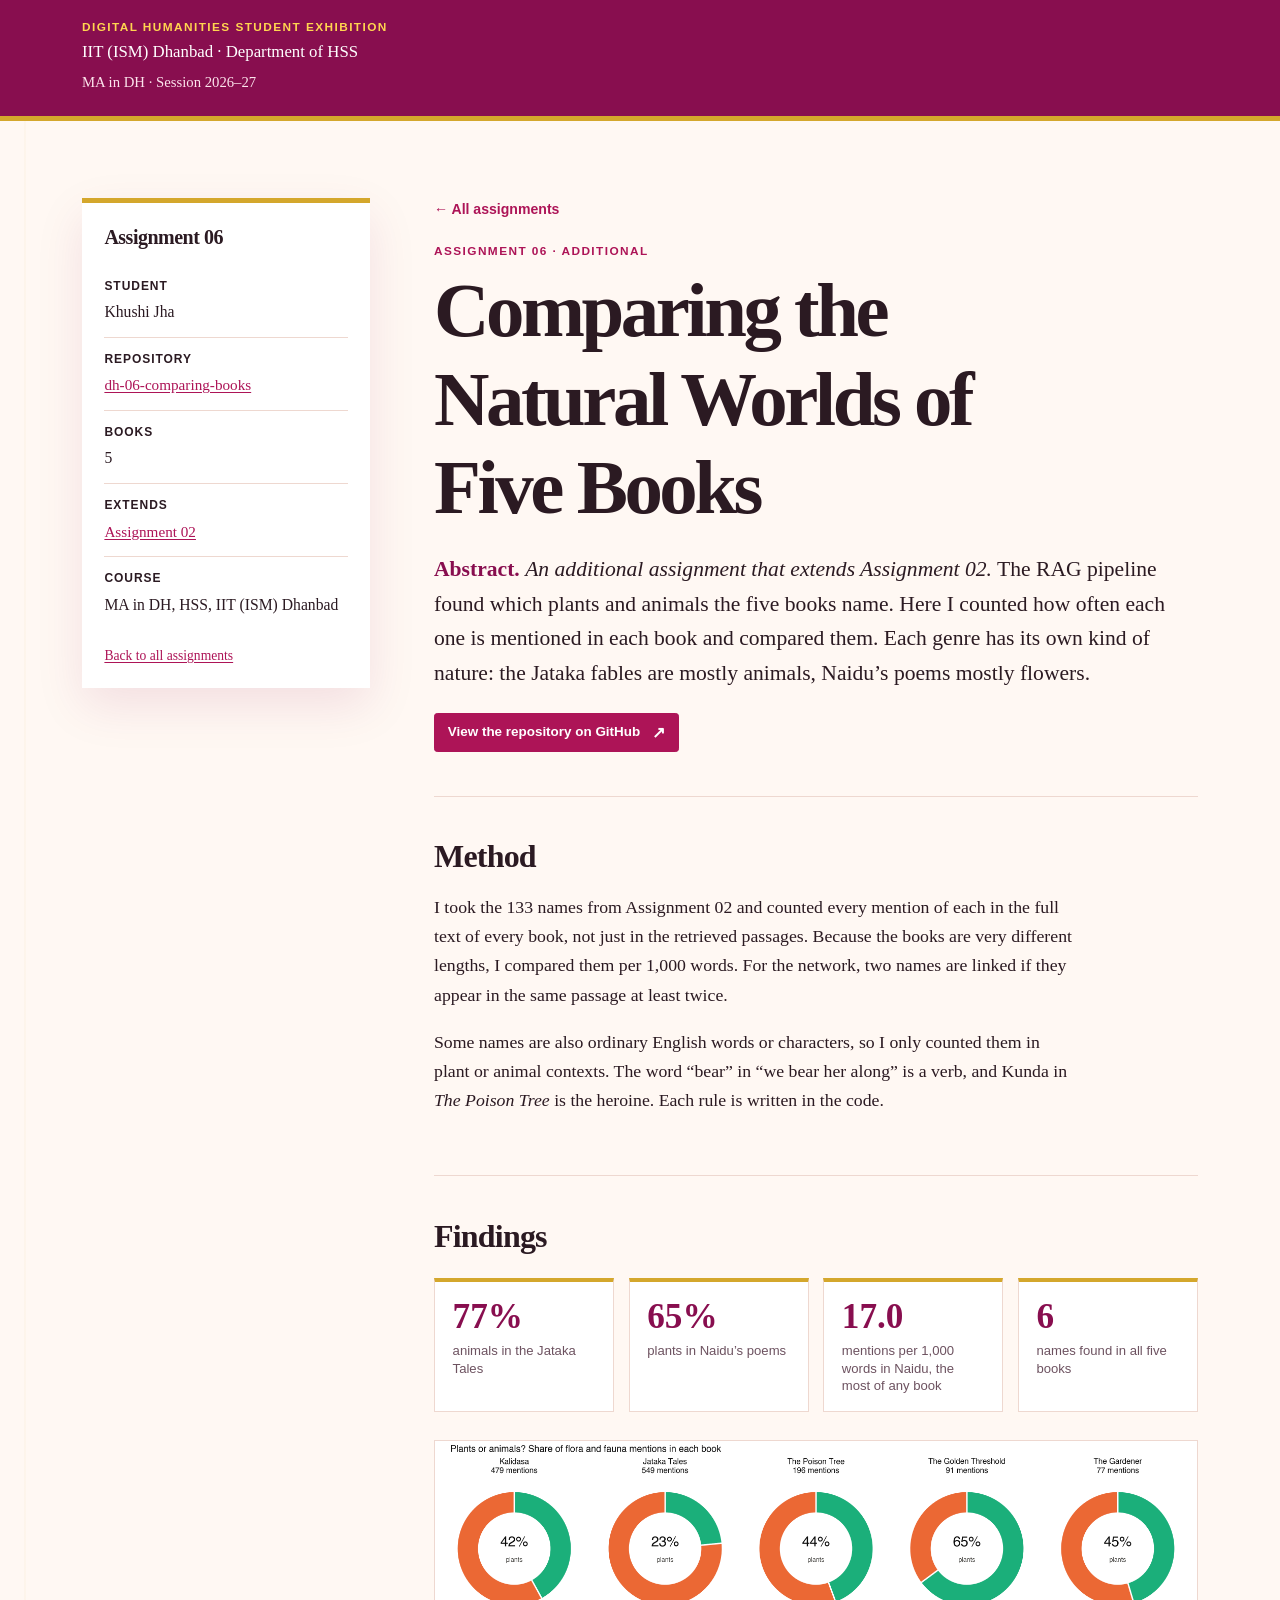
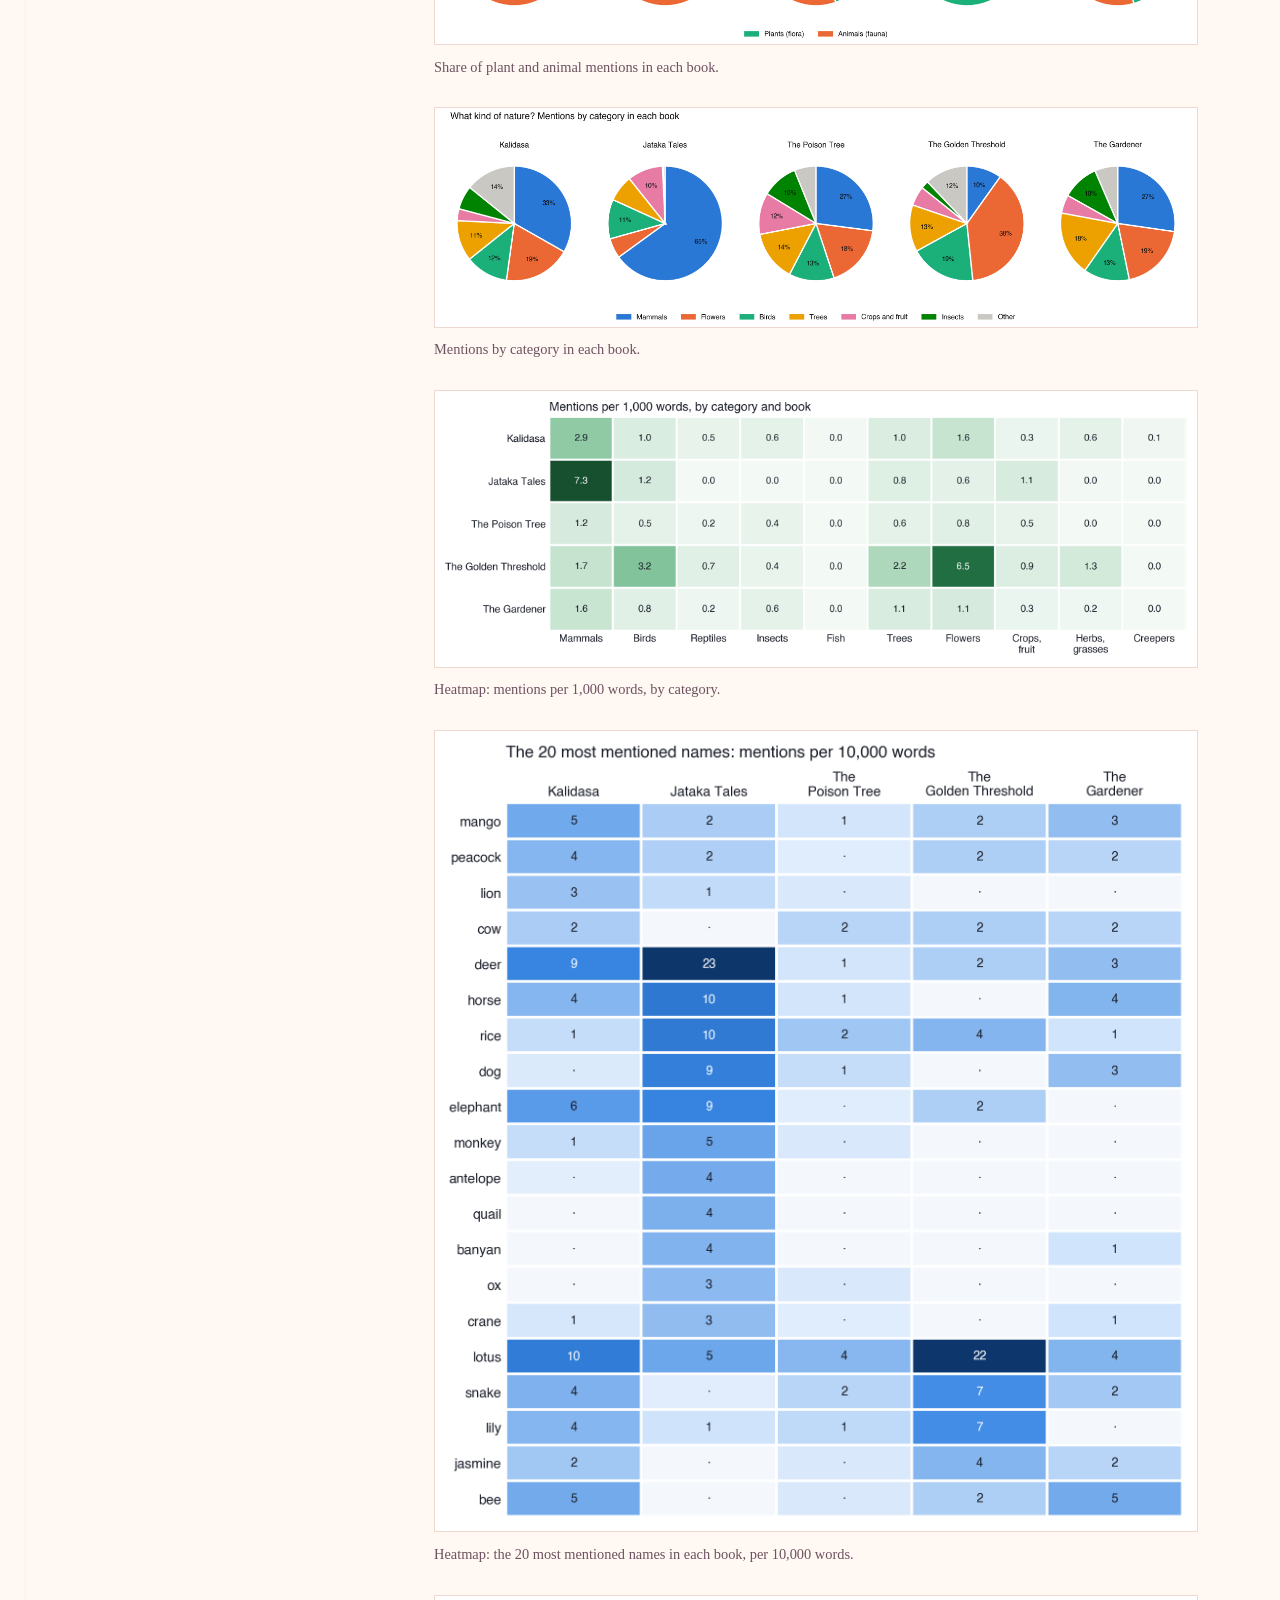
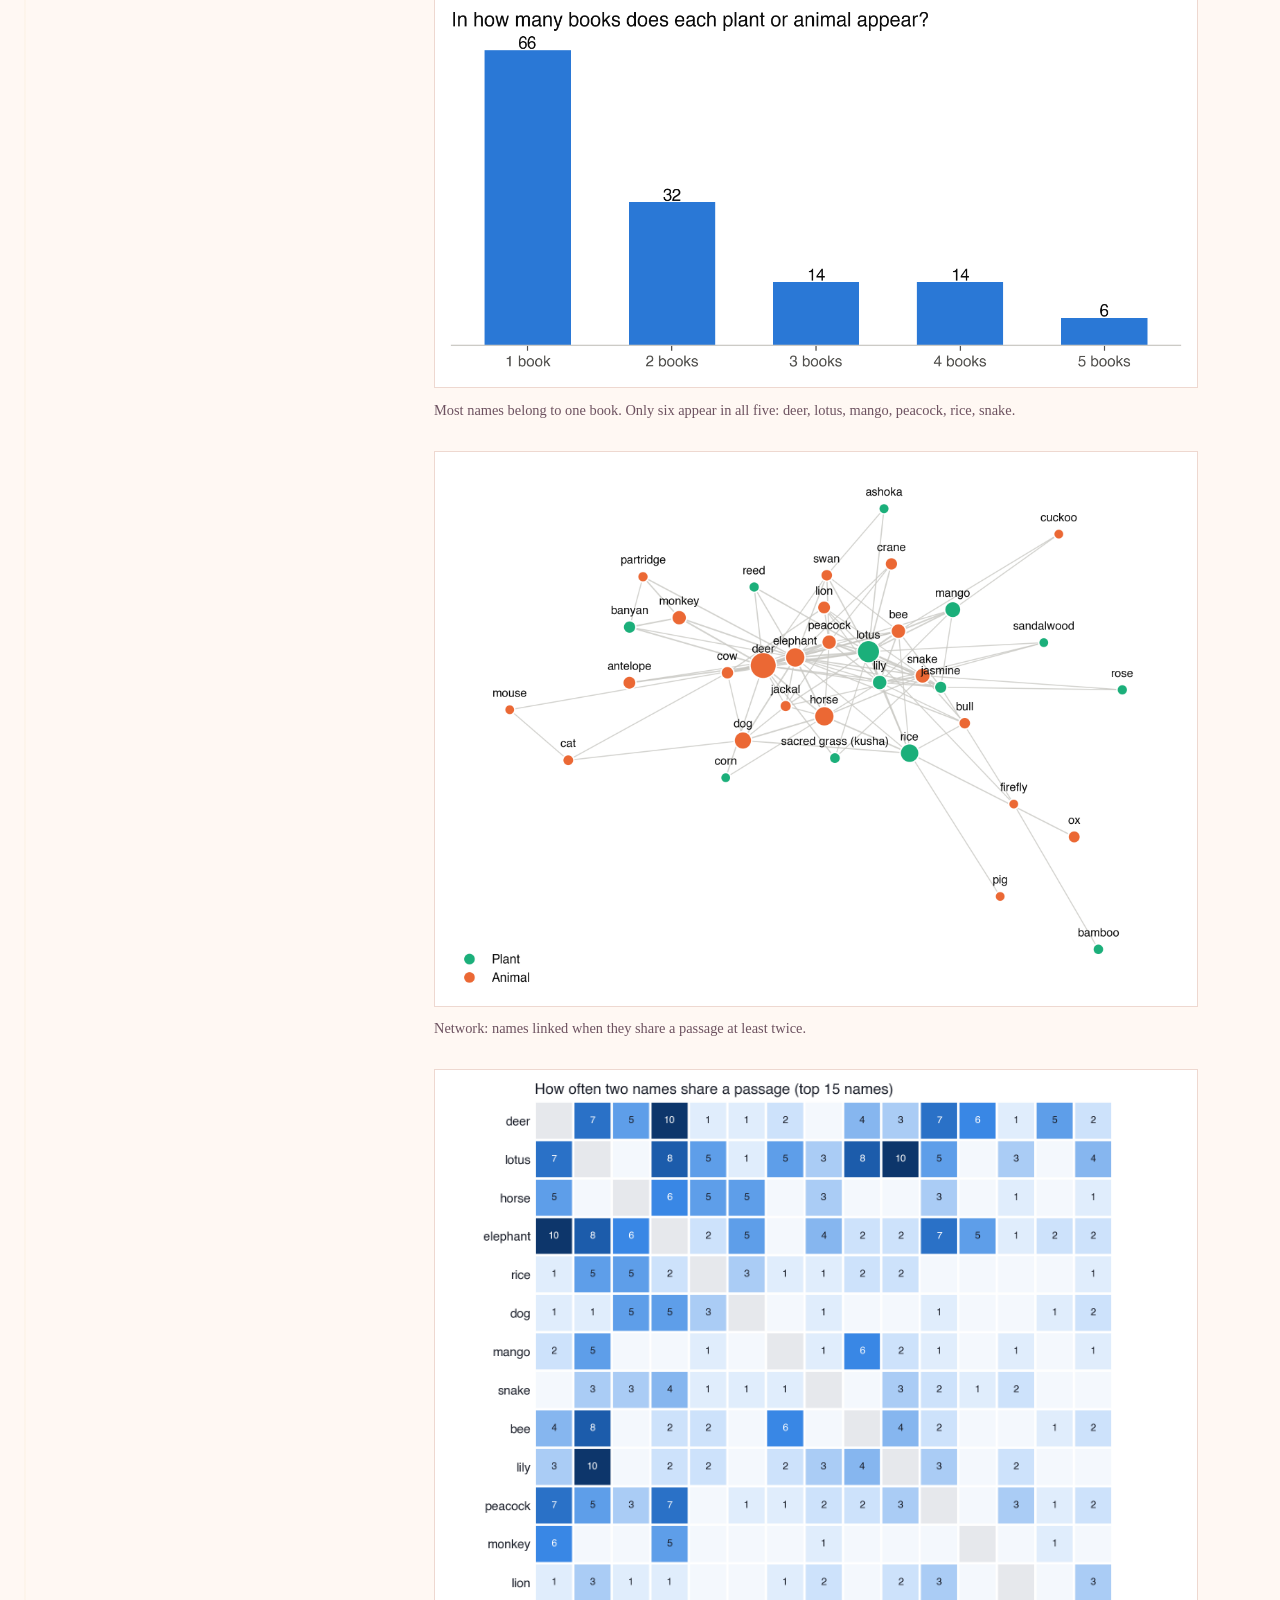
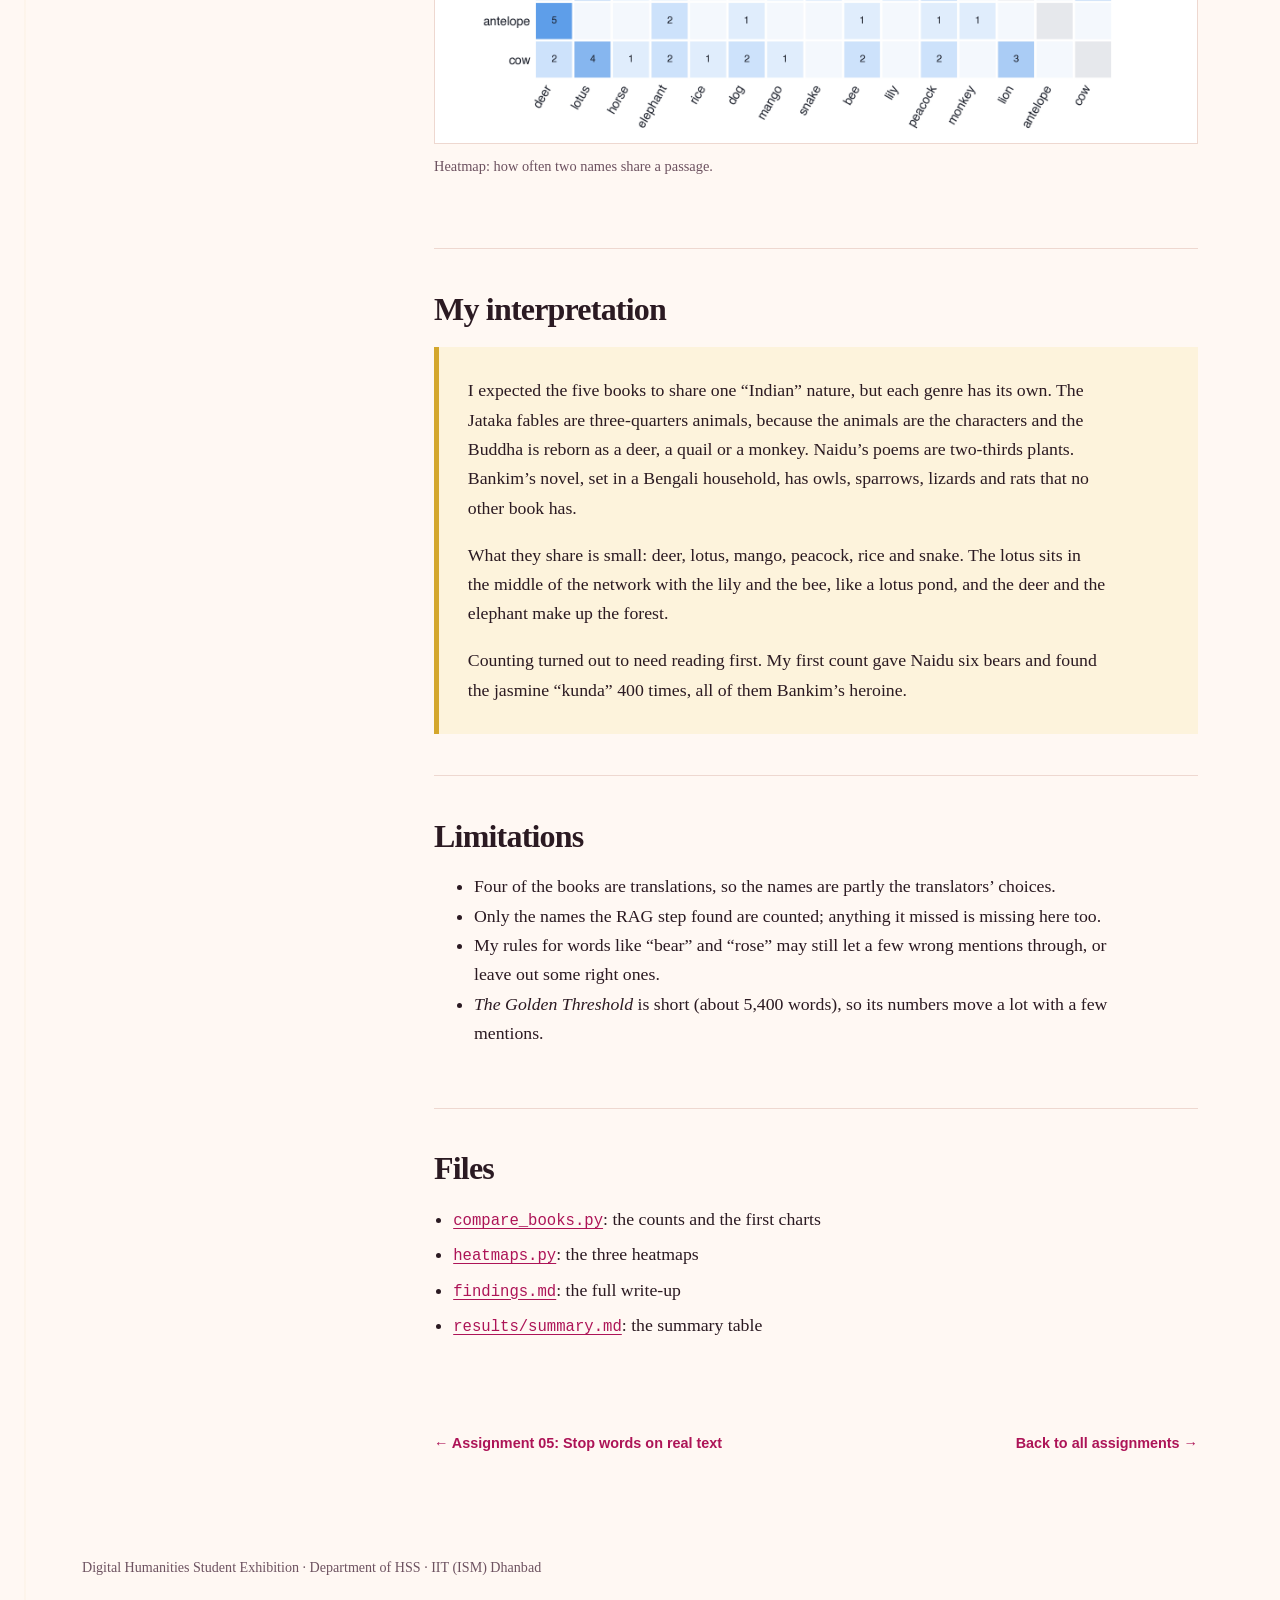
<file: assignment-06.html>
<!doctype html>
<html lang="en">
  <head>
    <meta charset="utf-8">
    <meta name="viewport" content="width=device-width, initial-scale=1">
    <meta name="description" content="Comparing the Natural Worlds of Five Books">
    <title>Assignment 06: Comparing five books | Khushi Jha</title>
    <link rel="stylesheet" href="assets/site.css">
  </head>
  <body>
    <a class="skip-link" href="#main-content">Skip to the assignment</a>
    <header class="site-header">
      <div class="header-inner">
        <p class="eyebrow">Digital Humanities Student Exhibition</p>
        <p class="wordmark">IIT (ISM) Dhanbad &middot; Department of HSS</p>
        <p class="course-line">MA in DH &middot; Session 2026&ndash;27</p>
      </div>
    </header>
    <div class="layout">
      <aside class="student-card" aria-labelledby="details-heading">
        <h2 id="details-heading">Assignment 06</h2>
        <dl class="metadata">
          <div><dt>Student</dt><dd>Khushi Jha</dd></div>
          <div><dt>Repository</dt><dd><a href="https://github.com/jha-khushi/dh-06-comparing-books" target="_blank" rel="noopener noreferrer">dh-06-comparing-books</a></dd></div>
          <div><dt>Books</dt><dd>5</dd></div>
          <div><dt>Extends</dt><dd><a href="assignment-02.html">Assignment 02</a></dd></div>
          <div><dt>Course</dt><dd>MA in DH, HSS, IIT (ISM) Dhanbad</dd></div>
        </dl>
        <p class="student-note"><a href="index.html">Back to all assignments</a></p>
      </aside>
      <main id="main-content">
        <p class="page-crumb"><a href="index.html">All assignments</a></p>
        <section class="hero" aria-labelledby="page-title">
          <p class="label project-kicker">Assignment 06 &middot; additional</p>
          <h1 id="page-title">Comparing the Natural Worlds of Five Books</h1>
          <p class="abstract"><strong>Abstract.</strong> <em>An additional assignment that extends Assignment 02.</em> The RAG pipeline found which plants and animals the five books name. Here I counted how often each one is mentioned in each book and compared them. Each genre has its own kind of nature: the Jataka fables are mostly animals, Naidu&rsquo;s poems mostly flowers.</p>
          <div class="button-row"><a class="repository-link" href="https://github.com/jha-khushi/dh-06-comparing-books" target="_blank" rel="noopener noreferrer">View the repository on GitHub</a></div>
        </section>
        <section class="page-section">
          <h2>Method</h2>
<p>I took the 133 names from Assignment 02 and counted every mention of each in the full text of every book, not just in the retrieved passages. Because the books are very different lengths, I compared them per 1,000 words. For the network, two names are linked if they appear in the same passage at least twice.</p>
<p>Some names are also ordinary English words or characters, so I only counted them in plant or animal contexts. The word &ldquo;bear&rdquo; in &ldquo;we bear her along&rdquo; is a verb, and Kunda in <em>The Poison Tree</em> is the heroine. Each rule is written in the code.</p>
        </section>
        <section class="page-section">
          <h2>Findings</h2>
<div class="stat-row">
  <div class="stat"><strong>77%</strong><span>animals in the Jataka Tales</span></div>
  <div class="stat"><strong>65%</strong><span>plants in Naidu&rsquo;s poems</span></div>
  <div class="stat"><strong>17.0</strong><span>mentions per 1,000 words in Naidu, the most of any book</span></div>
  <div class="stat"><strong>6</strong><span>names found in all five books</span></div>
</div>
<figure>
  <img src="images/a06/flora_fauna_share.png" alt="Five donut charts of plant share: Kalidasa 42%, Jataka Tales 23%, The Poison Tree 44%, The Golden Threshold 65%, The Gardener 45%." loading="lazy">
  <figcaption>Share of plant and animal mentions in each book.</figcaption>
</figure>
<figure>
  <img src="images/a06/category_by_book.png" alt="Five pie charts of mentions by category. Mammals are 65% of the Jataka Tales; flowers 38% of The Golden Threshold." loading="lazy">
  <figcaption>Mentions by category in each book.</figcaption>
</figure>
<figure>
  <img src="images/a06/category_heatmap.png" alt="Heatmap of mentions per 1,000 words by category and book. Jataka mammals 7.3 and Naidu flowers 6.5 are the darkest cells." loading="lazy">
  <figcaption>Heatmap: mentions per 1,000 words, by category.</figcaption>
</figure>
<figure>
  <img src="images/a06/name_fingerprint.png" alt="Heatmap of the 20 most mentioned names per 10,000 words in each book. Deer is darkest in the Jataka Tales, lotus in The Golden Threshold." loading="lazy">
  <figcaption>Heatmap: the 20 most mentioned names in each book, per 10,000 words.</figcaption>
</figure>
<figure>
  <img src="images/a06/shared_names.png" alt="Bar chart: most names appear in only one book; six appear in all five." loading="lazy">
  <figcaption>Most names belong to one book. Only six appear in all five: deer, lotus, mango, peacock, rice, snake.</figcaption>
</figure>
<figure>
  <img src="images/a06/cooccurrence_network.png" alt="Network of the 40 most frequent names; lotus, elephant and deer are at the centre." loading="lazy">
  <figcaption>Network: names linked when they share a passage at least twice.</figcaption>
</figure>
<figure>
  <img src="images/a06/cooccurrence_matrix.png" alt="Heatmap of how often the top 15 names share a passage. Lotus-lily and deer-elephant are the strongest pairs (10 each)." loading="lazy">
  <figcaption>Heatmap: how often two names share a passage.</figcaption>
</figure>
        </section>
        <section class="page-section">
          <h2>My interpretation</h2>
<div class="interpretation">
<p>I expected the five books to share one &ldquo;Indian&rdquo; nature, but each genre has its own. The Jataka fables are three-quarters animals, because the animals are the characters and the Buddha is reborn as a deer, a quail or a monkey. Naidu&rsquo;s poems are two-thirds plants. Bankim&rsquo;s novel, set in a Bengali household, has owls, sparrows, lizards and rats that no other book has.</p>
<p>What they share is small: deer, lotus, mango, peacock, rice and snake. The lotus sits in the middle of the network with the lily and the bee, like a lotus pond, and the deer and the elephant make up the forest.</p>
<p>Counting turned out to need reading first. My first count gave Naidu six bears and found the jasmine &ldquo;kunda&rdquo; 400 times, all of them Bankim&rsquo;s heroine.</p>
</div>
        </section>
        <section class="page-section">
          <h2>Limitations</h2>
<ul>
  <li>Four of the books are translations, so the names are partly the translators&rsquo; choices.</li>
  <li>Only the names the RAG step found are counted; anything it missed is missing here too.</li>
  <li>My rules for words like &ldquo;bear&rdquo; and &ldquo;rose&rdquo; may still let a few wrong mentions through, or leave out some right ones.</li>
  <li><em>The Golden Threshold</em> is short (about 5,400 words), so its numbers move a lot with a few mentions.</li>
</ul>
        </section>
        <section class="page-section">
          <h2>Files</h2>
<ul class="file-list">
  <li><a href="https://github.com/jha-khushi/dh-06-comparing-books/blob/main/compare_books.py" target="_blank" rel="noopener noreferrer"><code>compare_books.py</code></a>: the counts and the first charts</li>
  <li><a href="https://github.com/jha-khushi/dh-06-comparing-books/blob/main/heatmaps.py" target="_blank" rel="noopener noreferrer"><code>heatmaps.py</code></a>: the three heatmaps</li>
  <li><a href="https://github.com/jha-khushi/dh-06-comparing-books/blob/main/findings.md" target="_blank" rel="noopener noreferrer"><code>findings.md</code></a>: the full write-up</li>
  <li><a href="https://github.com/jha-khushi/dh-06-comparing-books/blob/main/results/summary.md" target="_blank" rel="noopener noreferrer"><code>results/summary.md</code></a>: the summary table</li>
</ul>
        </section>
        <nav class="page-next" aria-label="Other assignments">
          <a href="assignment-05.html">&larr; Assignment 05: Stop words on real text</a>
          <a href="index.html">Back to all assignments &rarr;</a>
        </nav>
      </main>
    </div>
    <footer class="site-footer">
      <p>Digital Humanities Student Exhibition &middot; Department of HSS &middot; IIT (ISM) Dhanbad</p>
    </footer>
  </body>
</html>
</file>
<file: assets/site.css>
:root {
  --page-gutter: clamp(1rem, 4vw, 2rem);
  --content-width: 1180px;
  --ink: #2b1a22;
  --muted: #6d5260;
  --paper: #fff8f3;
  --surface: #ffffff;
  --line: #eed8d0;
  --accent: #ad1457;
  --accent-deep: #880e4f;
  --highlight: #d4a72c;
  --highlight-text: #8a6500;
  --focus: #6a1b9a;
  --shadow: 0 18px 45px rgb(136 14 79 / 10%);
}

*, *::before, *::after { box-sizing: border-box; }

html { scroll-behavior: smooth; -webkit-text-size-adjust: 100%; }

body {
  margin: 0;
  color: var(--ink);
  background:
    linear-gradient(90deg, transparent 0, transparent 24px, rgb(212 167 44 / 8%) 25px, transparent 26px) 0 0 / 100% 100%,
    var(--paper);
  font-family: Georgia, "Times New Roman", serif;
  font-size: clamp(1rem, 0.2vw + 0.95rem, 1.125rem);
  line-height: 1.65;
  overflow-wrap: break-word;
}

a { color: var(--accent); text-underline-offset: 0.16em; }
a:hover { color: var(--accent-deep); }
a:focus-visible, summary:focus-visible { outline: 3px solid var(--focus); outline-offset: 4px; }
img, picture, video, iframe, svg, canvas { max-width: 100%; }
img, video, svg, canvas { height: auto; }
iframe { width: 100%; border: 0; }

.skip-link {
  position: absolute;
  top: -5rem;
  left: 1rem;
  z-index: 10;
  padding: 0.65rem 0.9rem;
  color: #fff;
  background: var(--accent-deep);
}
.skip-link:focus { top: 1rem; }

.site-header {
  color: #fff;
  background: var(--accent-deep);
  border-bottom: 5px solid var(--highlight);
}
.header-inner, .layout, .site-footer { width: min(100%, var(--content-width)); margin: 0 auto; }
.header-inner { padding: 1.25rem var(--page-gutter) 1.4rem; }
.eyebrow, .label {
  margin: 0;
  color: inherit;
  font-family: Arial, Helvetica, sans-serif;
  font-size: 0.74rem;
  font-weight: 700;
  letter-spacing: 0.12em;
  line-height: 1.25;
  text-transform: uppercase;
}
.eyebrow { color: #ffd54f; }
.wordmark { margin: 0.2rem 0 0; font-size: 1.05rem; }
.course-line { margin: 0.25rem 0 0; color: #fce4ec; font-size: 0.92rem; }

.layout {
  display: grid;
  grid-template-columns: minmax(14rem, 18rem) minmax(0, 1fr);
  gap: clamp(1.5rem, 5vw, 5rem);
  padding: clamp(2rem, 6vw, 5.5rem) var(--page-gutter) 4rem;
}

.student-card {
  align-self: start;
  padding: 1.4rem;
  background: var(--surface);
  border-top: 5px solid var(--highlight);
  box-shadow: var(--shadow);
}
.student-card h2 { margin: 0 0 1rem; font-size: 1.25rem; }
.metadata { margin: 0; }
.metadata > div { padding: 0.75rem 0; border-top: 1px solid var(--line); }
.metadata > div:first-child { border-top: 0; }
.metadata dt { font-family: Arial, Helvetica, sans-serif; font-size: 0.75rem; font-weight: 700; letter-spacing: 0.08em; text-transform: uppercase; }
.metadata dd { margin: 0.16rem 0 0; font-size: 0.98rem; }
.student-note { margin: 1rem 0 0; color: var(--muted); font-size: 0.85rem; line-height: 1.5; }

main { min-width: 0; container-type: inline-size; }
.hero { padding: 0 0 2.7rem; border-bottom: 1px solid var(--line); }
.project-kicker { color: var(--accent); }
h1, h2, h3 { color: var(--ink); line-height: 1.15; }
h1 { max-width: 17ch; margin: 0.55rem 0 1.25rem; font-size: clamp(2.4rem, 6vw, 5.4rem); letter-spacing: -0.045em; }
h2 { margin: 0; font-size: clamp(1.65rem, 3vw, 2.4rem); letter-spacing: -0.025em; }
h3 { margin: 0 0 0.45rem; font-size: 1.2rem; }
.abstract { max-width: 68ch; margin: 0; font-size: clamp(1.12rem, 2vw, 1.35rem); line-height: 1.6; }
.abstract strong { color: var(--accent-deep); }

.content-section { padding: 3.2rem 0; border-bottom: 1px solid var(--line); }
.section-heading { display: flex; gap: 1rem; align-items: baseline; margin-bottom: 1.25rem; }
.section-number { color: var(--highlight-text); font-family: Arial, Helvetica, sans-serif; font-size: 0.85rem; font-weight: 700; }
.content-section p, .content-section li { max-width: 72ch; }

/* EDIT HERE: Replace this example box with your essay, timeline, image gallery, map,
   data visualisation, embedded media, or another form of project work. */
.edit-placeholder {
  margin-top: 1.5rem;
  padding: clamp(1.25rem, 4vw, 2.25rem);
  background: #fce4ec;
  border: 2px dashed #d4a72c;
}
.edit-placeholder > :first-child { margin-top: 0; }
.edit-placeholder > :last-child { margin-bottom: 0; }
.edit-callout { color: var(--accent-deep); font-family: Arial, Helvetica, sans-serif; font-size: 0.78rem; font-weight: 700; letter-spacing: 0.09em; text-transform: uppercase; }

.project-grid { display: grid; grid-template-columns: repeat(2, minmax(0, 1fr)); gap: 1.25rem; margin-top: 1.75rem; }
.project-grid article { padding: 1.25rem; background: var(--surface); border: 1px solid var(--line); }
.project-grid p { margin-bottom: 0; font-size: 0.95rem; }

.assignment-list { display: grid; gap: clamp(1rem, 3vw, 1.5rem); margin-top: 1.8rem; }
.assignment {
  padding: clamp(1.3rem, 4vw, 2.1rem);
  background: var(--surface);
  border: 1px solid var(--line);
  border-left: 6px solid var(--accent);
}
.assignment header { display: grid; grid-template-columns: auto 1fr; gap: 0.8rem 1rem; align-items: baseline; }
.assignment-index { color: var(--highlight-text); font-family: Arial, Helvetica, sans-serif; font-size: 0.78rem; font-weight: 700; letter-spacing: 0.1em; }
.assignment h3 { margin: 0; font-size: clamp(1.35rem, 2.5vw, 1.9rem); }
.assignment .assignment-abstract { margin: 1rem 0 0; font-size: 1.04rem; }
.assignment-repository { margin: 1.15rem 0 0; }
.repository-link {
  display: inline-flex;
  align-items: center;
  gap: 0.45rem;
  max-width: 100%;
  padding: 0.55rem 0.8rem;
  color: #fff;
  background: var(--accent);
  border: 1px solid var(--accent);
  border-radius: 0.2rem;
  font-family: Arial, Helvetica, sans-serif;
  font-size: 0.84rem;
  font-weight: 700;
  line-height: 1.25;
  text-decoration: none;
}
.repository-link::after { content: "\00a0\2197"; font-size: 1rem; }
.repository-link:hover { color: #fff; background: var(--accent-deep); border-color: var(--accent-deep); }
.assignment-body { margin-top: 1.25rem; padding-top: 1.25rem; border-top: 1px solid var(--line); }
.assignment-body > :last-child { margin-bottom: 0; }
.contents-nav { margin-top: 2rem; padding: 1.15rem 1.25rem; background: #fdf3dc; border-left: 4px solid var(--highlight); }
.contents-nav ul { display: flex; flex-wrap: wrap; gap: 0.3rem 1.2rem; margin: 0.5rem 0 0; padding-left: 1.2rem; }
.contents-nav[hidden] { display: none; }

figure { margin: 1.75rem 0; }
figure img { display: block; width: 100%; max-width: 900px; height: auto; border: 1px solid var(--line); }
figcaption { margin-top: 0.65rem; color: var(--muted); font-size: 0.9rem; }
.media-frame {
  position: relative;
  overflow: hidden;
  aspect-ratio: 16 / 9;
  margin: 1.5rem 0;
  background: var(--ink);
}
.media-frame > iframe, .media-frame > video { width: 100%; height: 100%; object-fit: contain; }

details { margin-top: 1.5rem; padding: 1rem 1.2rem; background: var(--surface); border-left: 4px solid var(--highlight); }
summary { cursor: pointer; color: var(--accent-deep); font-family: Arial, Helvetica, sans-serif; font-weight: 700; }
details p { margin-bottom: 0; }

.citation-list { padding-left: 1.3rem; }
.citation-list li { margin: 0.65rem 0; }
.site-footer { padding: 2.25rem var(--page-gutter) 3rem; color: var(--muted); font-size: 0.88rem; }
.site-footer p { margin: 0; }

@media (min-width: 900px) {
  .student-card { position: sticky; top: 1.25rem; }
}

@media (max-width: 860px) {
  .layout { display: block; padding-top: 2rem; }
  .student-card { margin-bottom: 2.5rem; }
}

/* Container queries keep assignment cards legible even when embedded in a narrow layout. */
@container (max-width: 34rem) {
  .assignment header { grid-template-columns: 1fr; gap: 0.35rem; }
  .contents-nav ul { display: grid; gap: 0.45rem; }
}

@media (max-width: 480px) {
  .section-heading { gap: 0.6rem; }
  .assignment { border-left-width: 4px; }
  .contents-nav { padding: 1rem; }
  .project-grid { grid-template-columns: 1fr; }
}

@media (prefers-reduced-motion: reduce) {
  html { scroll-behavior: auto; }
}

@media (prefers-color-scheme: dark) {
  :root {
    --ink: #fdeef4;
    --muted: #d7b8c6;
    --paper: #1a1015;
    --surface: #24161d;
    --line: #553443;
    --accent: #f48fb1;
    --accent-deep: #f8bbd0;
    --highlight: #e5bd68;
    --highlight-text: #e5bd68;
    --focus: #ffd180;
    --shadow: 0 18px 45px rgb(0 0 0 / 24%);
  }
  .site-header { color: #fff5f8; background: #3d0a24; }
  .eyebrow { color: #f3d78c; }
  .course-line { color: #f3d9e4; }
  .edit-placeholder, .contents-nav { background: #3a1a2a; }
  .edit-callout, .abstract strong, summary { color: #f8bbd0; }
  .repository-link { color: #fff; background: #c2185b; border-color: #c2185b; }
  .repository-link:hover { color: #fff; background: #ad1457; border-color: #ad1457; }
}

@media print {
  .site-header { color: var(--ink); background: transparent; border: 0; }
  .layout { display: block; padding: 1rem 0; }
  .student-card { margin: 1rem 0 2rem; box-shadow: none; border: 1px solid var(--line); }
  a { color: var(--ink); }
}

/* ---- Assignment pages ------------------------------------------------- */
.page-crumb { margin: 0 0 1.4rem; font-family: Arial, Helvetica, sans-serif; font-size: 0.88rem; }
.page-crumb a { text-decoration: none; font-weight: 700; }
.page-crumb a::before { content: "\2190\00a0"; }
.button-row { display: flex; flex-wrap: wrap; gap: 0.6rem; margin: 1.4rem 0 0; }
.page-link { background: var(--surface); color: var(--accent); }
.page-link::after { content: "\00a0\2192"; }
.page-link:hover { color: #fff; }
.metadata a { font-size: 0.95rem; }

.page-section { padding: 2.6rem 0; border-bottom: 1px solid var(--line); }
.page-section:last-of-type { border-bottom: 0; }
.page-section h2 { margin-bottom: 1rem; font-size: clamp(1.45rem, 2.6vw, 2rem); }
.page-section p, .page-section li { max-width: 72ch; }

.stat-row { display: grid; grid-template-columns: repeat(auto-fit, minmax(9.5rem, 1fr)); gap: 0.9rem; margin: 1.5rem 0 0.5rem; }
.stat { padding: 1rem 1.1rem; background: var(--surface); border: 1px solid var(--line); border-top: 4px solid var(--highlight); }
.stat strong { display: block; color: var(--accent-deep); font-size: clamp(1.6rem, 3vw, 2.2rem); line-height: 1.1; }
.stat span { display: block; margin-top: 0.3rem; color: var(--muted); font-family: Arial, Helvetica, sans-serif; font-size: 0.82rem; line-height: 1.35; }

.steps { display: grid; grid-template-columns: repeat(auto-fit, minmax(11rem, 1fr)); gap: 0.9rem; margin: 1.4rem 0; padding: 0; list-style: none; counter-reset: step; }
.steps li { position: relative; max-width: none; padding: 2.6rem 1rem 1rem; background: var(--surface); border: 1px solid var(--line); counter-increment: step; }
.steps li::before { content: counter(step); position: absolute; top: 0.8rem; left: 1rem; display: grid; place-items: center; width: 1.5rem; height: 1.5rem; color: #fff; background: var(--accent); border-radius: 50%; font-family: Arial, Helvetica, sans-serif; font-size: 0.8rem; font-weight: 700; }
.steps strong { display: block; margin-bottom: 0.25rem; }
.steps span { color: var(--muted); font-size: 0.93rem; line-height: 1.45; }

.figure-pair { display: grid; grid-template-columns: repeat(2, minmax(0, 1fr)); gap: 1.25rem; }
.figure-pair figure { margin: 1rem 0; }

.interpretation { margin-top: 1.25rem; padding: clamp(1.2rem, 3vw, 1.8rem); background: #fdf3dc; border-left: 5px solid var(--highlight); }
.interpretation > :first-child { margin-top: 0; }
.interpretation > :last-child { margin-bottom: 0; }
.quote { font-style: italic; }
.file-list { padding-left: 1.2rem; }
.file-list li { margin: 0.35rem 0; }
.file-list code, .steps code { font-size: 0.88em; }

.page-next { display: flex; flex-wrap: wrap; justify-content: space-between; gap: 1rem; padding-top: 2rem; font-family: Arial, Helvetica, sans-serif; font-size: 0.9rem; font-weight: 700; }
.page-next a { text-decoration: none; }

@media (max-width: 700px) {
  .figure-pair { grid-template-columns: 1fr; }
}
@media (prefers-color-scheme: dark) {
  .interpretation { background: #3a1a2a; }
  .page-link { background: transparent; color: #f8bbd0; }
}

/* ---- Word lists and clickable names ---------------------------------- */
.lang-lists { display: grid; gap: 0.8rem; margin: 1.2rem 0; }
.lang-lists details { margin: 0; padding: 0; background: var(--surface); border: 1px solid var(--line); border-left: 4px solid var(--accent); }
.lang-lists summary { display: flex; flex-wrap: wrap; gap: 0.3rem 0.8rem; align-items: baseline; padding: 0.9rem 1.1rem; font-size: 1rem; }
.lang-lists summary span { color: var(--muted); font-weight: 400; font-size: 0.86rem; }
.lang-lists .list-body { padding: 0 1.1rem 1.1rem; }
.word-group { margin: 0.9rem 0 0; }
.word-group h4 { margin: 0 0 0.4rem; color: var(--muted); font-family: Arial, Helvetica, sans-serif; font-size: 0.74rem; letter-spacing: 0.08em; text-transform: uppercase; }
.chips { display: flex; flex-wrap: wrap; gap: 0.35rem; margin: 0; padding: 0; list-style: none; }
.chips li { max-width: none; }
.chip { display: inline-block; padding: 0.2rem 0.55rem; color: var(--ink); background: var(--paper); border: 1px solid var(--line); border-radius: 999px; font-size: 0.95rem; line-height: 1.4; }
button.chip { cursor: pointer; font-family: inherit; }
button.chip:hover, button.chip[aria-pressed="true"] { color: #fff; background: var(--accent); border-color: var(--accent); }
.kingdoms { display: grid; grid-template-columns: repeat(2, minmax(0, 1fr)); gap: 1.25rem; margin-top: 1.2rem; }
.kingdom { padding: 1.1rem 1.2rem; background: var(--surface); border: 1px solid var(--line); border-top: 4px solid var(--highlight); }
.kingdom h3 { margin: 0 0 0.2rem; }
.kingdom.flora { border-top-color: #2e8b57; }
.kingdom.fauna { border-top-color: #e07b24; }
.info-panel { margin-top: 1.2rem; padding: 1rem 1.2rem; background: #fdf3dc; border-left: 5px solid var(--highlight); }
.info-panel h3 { margin: 0 0 0.3rem; text-transform: capitalize; }
.info-panel p { margin: 0.35rem 0 0; }
.info-panel .meta { color: var(--muted); font-family: Arial, Helvetica, sans-serif; font-size: 0.85rem; }
@media (max-width: 760px) { .kingdoms { grid-template-columns: 1fr; } }
@media (prefers-color-scheme: dark) {
  .info-panel { background: #3a1a2a; }
  button.chip:hover, button.chip[aria-pressed="true"] { color: #1a1015; }
}

/* ---- Assignment 03: story timeline and explorer ------------------------ */
.moments { display: grid; grid-template-columns: repeat(3, minmax(0, 1fr)); gap: 1rem; margin: 1.2rem 0; padding: 0; list-style: none; }
.moments li { max-width: none; padding: 1.1rem; background: var(--surface); border: 1px solid var(--line); border-top: 4px solid var(--accent); }
.moments .when { color: var(--highlight-text); font-family: Arial, Helvetica, sans-serif; font-size: 0.74rem; font-weight: 700; letter-spacing: 0.08em; text-transform: uppercase; }
.moments h3 { margin: 0.3rem 0 0.5rem; font-size: 1.1rem; }
.moments blockquote { margin: 0.6rem 0 0; font-style: italic; }
.moments cite { display: block; margin-top: 0.3rem; color: var(--muted); font-family: Arial, Helvetica, sans-serif; font-size: 0.78rem; font-style: normal; }

.explorer { margin-top: 1.2rem; padding: clamp(1rem, 3vw, 1.5rem); background: var(--surface); border: 1px solid var(--line); }
.dim-filters { display: flex; flex-wrap: wrap; gap: 0.45rem; margin-bottom: 1rem; }
.dim-filters button { cursor: pointer; padding: 0.35rem 0.75rem; color: var(--ink); background: var(--paper); border: 2px solid var(--dim, var(--line)); border-radius: 999px; font-family: Arial, Helvetica, sans-serif; font-size: 0.84rem; font-weight: 700; }
.dim-filters button[aria-pressed="true"] { color: #fff; background: var(--dim, var(--accent)); }
.stage-strip { margin: 0.7rem 0; }
.stage-strip .stage-label { margin: 0 0 0.3rem; color: var(--muted); font-family: Arial, Helvetica, sans-serif; font-size: 0.78rem; font-weight: 700; }
.tiles { display: flex; flex-wrap: wrap; gap: 3px; }
.tile { position: relative; width: 22px; height: 30px; padding: 0; cursor: pointer; background: var(--line); border: 0; border-radius: 3px; }
.tile.partial::after { content: ""; position: absolute; left: 50%; bottom: -6px; width: 5px; height: 5px; margin-left: -2.5px; background: var(--highlight); border-radius: 50%; }
.tile:hover, .tile[aria-pressed="true"] { outline: 2px solid var(--ink); outline-offset: 1px; }
.tile:focus-visible { outline: 3px solid var(--focus); }
.explorer-key { display: flex; flex-wrap: wrap; gap: 0.4rem 1.2rem; margin-top: 1rem; color: var(--muted); font-family: Arial, Helvetica, sans-serif; font-size: 0.8rem; }
.explorer-key .dot { display: inline-block; width: 8px; height: 8px; margin-right: 0.35rem; background: var(--highlight); border-radius: 50%; }
.sentence-view { margin-top: 1.2rem; padding: 1rem 1.2rem; background: #fdf3dc; border-left: 5px solid var(--highlight); }
.sentence-view .meta { margin: 0 0 0.4rem; color: var(--muted); font-family: Arial, Helvetica, sans-serif; font-size: 0.82rem; }
.sentence-view .text { margin: 0; font-size: 1.08rem; }
.sentence-view mark { padding: 0 0.15em; color: #fff; background: var(--dim); border-radius: 3px; }
@media (max-width: 760px) { .moments { grid-template-columns: 1fr; } .tile { width: 18px; height: 26px; } }
@media (prefers-color-scheme: dark) { .sentence-view { background: #3a1a2a; } }
.tiles { display: grid; grid-template-columns: repeat(40, minmax(0, 1fr)); gap: 3px; }
.tile { width: auto; height: 30px; }
.page-section h3 { margin-top: 2rem; }
.page-section > h3:first-of-type, .kingdom h3, .moments h3, .info-panel h3 { margin-top: 0; }
@media (max-width: 760px) { .tiles { grid-template-columns: repeat(20, minmax(0, 1fr)); row-gap: 9px; } .tile { width: auto; } }

/* Assignment 04: run the skill */
.demo-step { margin-top: 1.6rem; padding: clamp(1rem, 3vw, 1.4rem); background: var(--surface); border: 1px solid var(--line); border-left: 4px solid var(--accent); }
.demo-step h3 { display: flex; gap: 0.6rem; align-items: center; margin: 0 0 0.6rem; }
.demo-step h3 span { display: grid; place-items: center; width: 1.6rem; height: 1.6rem; color: #fff; background: var(--accent); border-radius: 50%; font-family: Arial, Helvetica, sans-serif; font-size: 0.85rem; }
.demo-step p { margin: 0.4rem 0; }
.demo-grid { display: grid; grid-template-columns: repeat(auto-fit, minmax(14rem, 1fr)); gap: 0.9rem; }
.demo-grid fieldset { margin: 0; padding: 0.8rem 1rem; border: 1px solid var(--line); }
.demo-grid legend { padding: 0 0.3rem; color: var(--accent-deep); font-family: Arial, Helvetica, sans-serif; font-size: 0.78rem; font-weight: 700; letter-spacing: 0.08em; text-transform: uppercase; }
.demo-grid label { display: block; margin: 0.35rem 0; font-size: 0.95rem; }
.field { display: block; margin: 0.6rem 0; font-family: Arial, Helvetica, sans-serif; font-size: 0.85rem; font-weight: 700; color: var(--muted); }
.field[hidden], .demo-step [hidden] { display: none; }
.demo-step input[type=text], .demo-step select, .demo-step textarea { display: block; box-sizing: border-box; width: 100%; margin-top: 0.3rem; padding: 0.5rem 0.6rem; color: var(--ink); background: var(--paper); border: 1px solid var(--line); font: 400 0.95rem/1.45 inherit; font-family: inherit; }
.demo-step textarea { resize: vertical; font-family: ui-monospace, Menlo, Consolas, monospace; font-size: 0.82rem; }
.demo-step input:focus-visible, .demo-step select:focus-visible, .demo-step textarea:focus-visible, .demo-button:focus-visible { outline: 3px solid var(--focus); outline-offset: 2px; }
.request-preview { margin-top: 1rem !important; padding: 0.8rem 1rem; background: #fdf3dc; border-left: 4px solid var(--highlight); font-style: italic; }
.demo-button { padding: 0.6rem 1.1rem; color: #fff; background: var(--accent); border: 1px solid var(--accent); cursor: pointer; font-family: Arial, Helvetica, sans-serif; font-size: 0.9rem; font-weight: 700; }
.demo-button:hover { background: var(--accent-deep); }
.demo-button.secondary { color: var(--accent); background: var(--surface); }
.demo-button.secondary:hover { color: #fff; background: var(--accent-deep); }
.demo-status { min-height: 1.2em; color: var(--accent-deep); font-family: Arial, Helvetica, sans-serif; font-size: 0.88rem; font-weight: 700; }
.demo-step details { margin-top: 0.8rem; }
.check-list { margin: 0.6rem 0 0; padding: 0; list-style: none; }
.check-list li { display: grid; grid-template-columns: 8.5rem 1fr; gap: 0.6rem; max-width: none; padding: 0.4rem 0; border-top: 1px solid var(--line); font-size: 0.92rem; }
.check-list .ok strong { color: #2e7d32; }
.check-list .bad strong { color: #c62828; }
@media (max-width: 560px) { .check-list li { grid-template-columns: 1fr; gap: 0.1rem; } }
#check-result h3 { text-transform: none; font-size: 1.1rem; }
</file>
